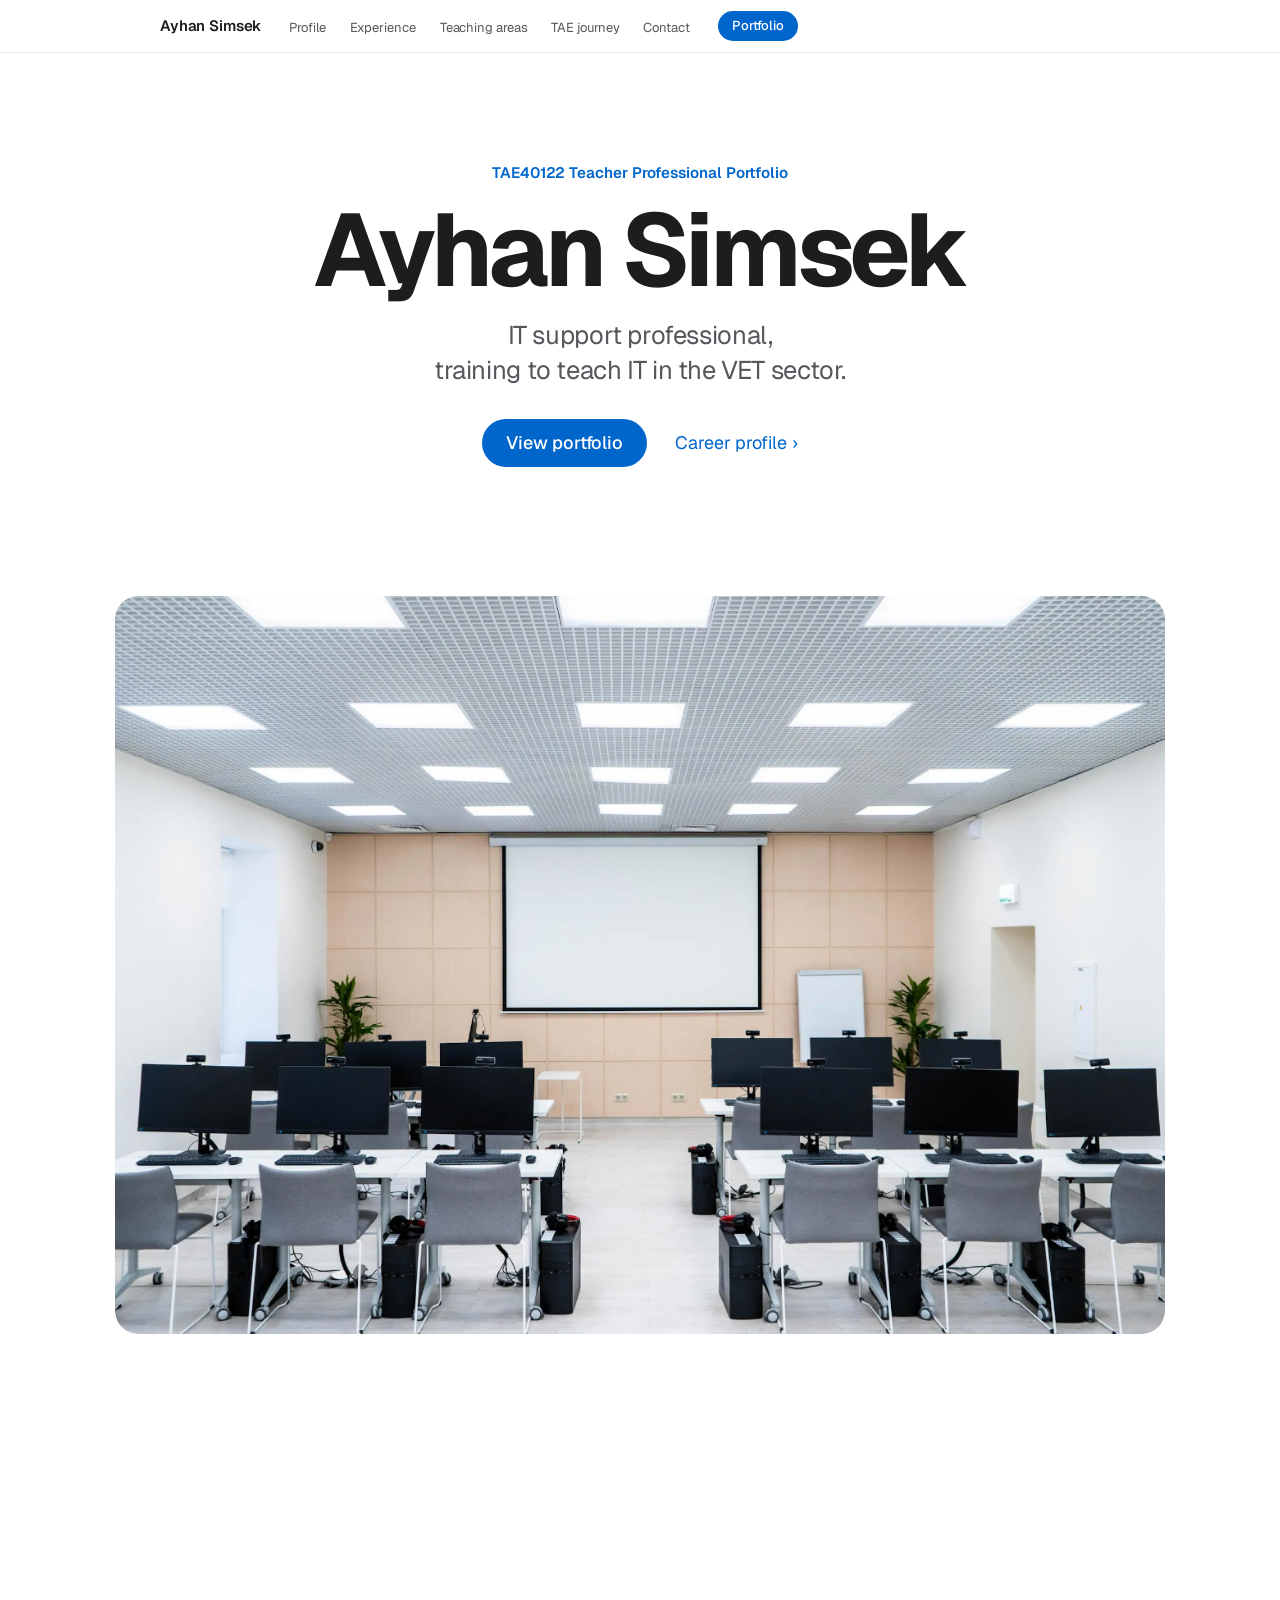
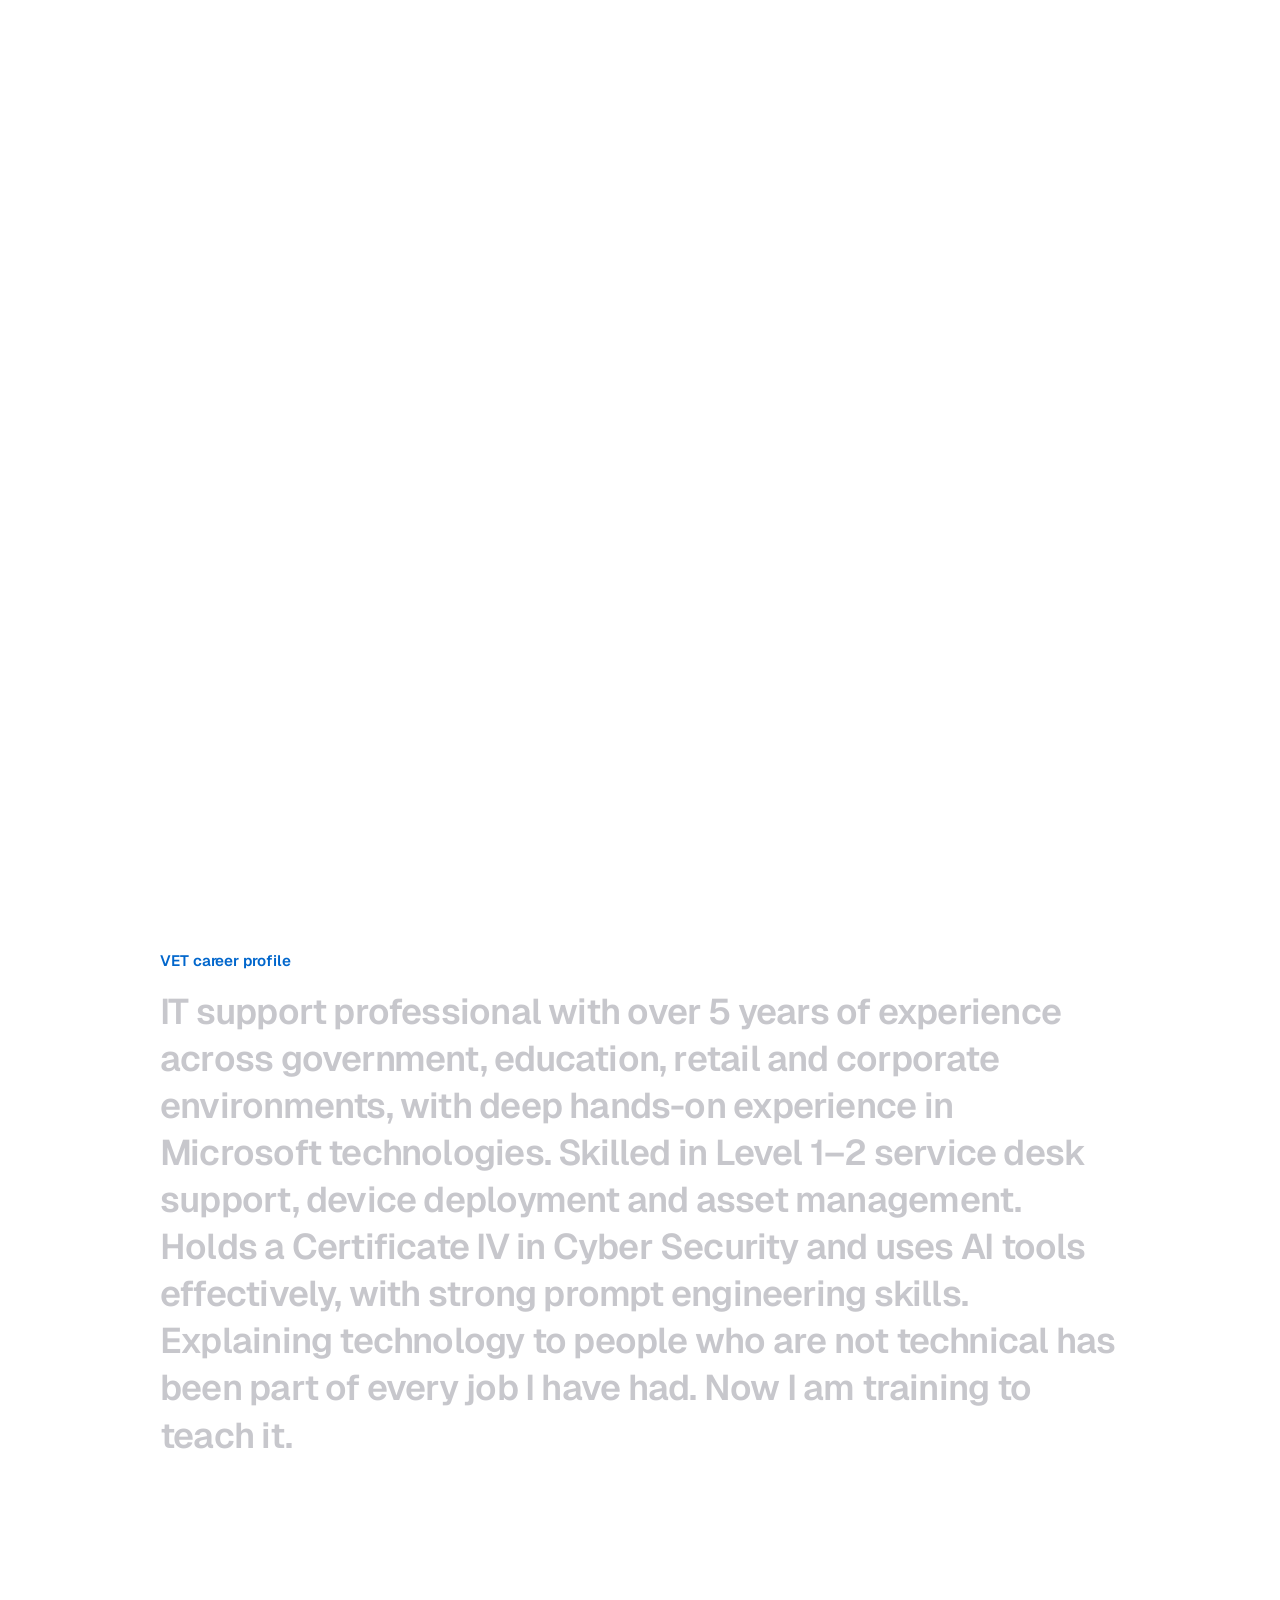
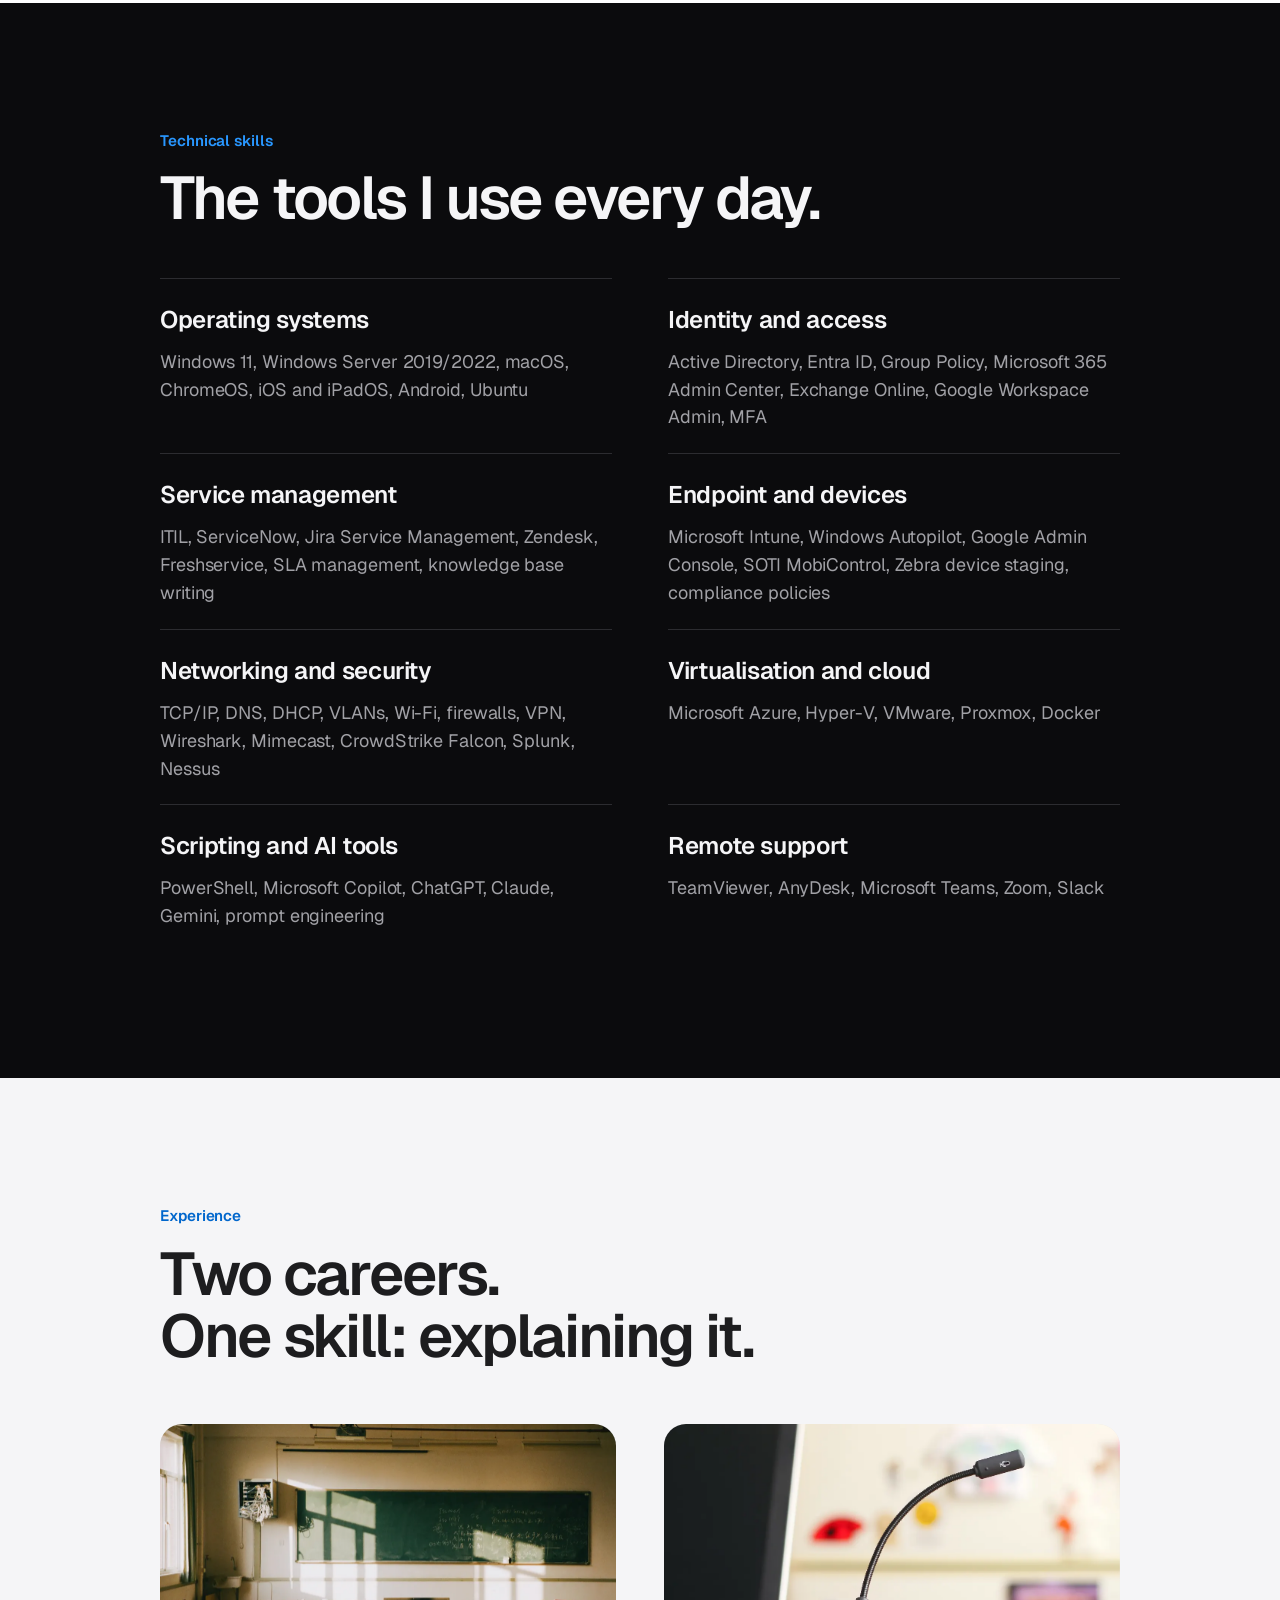
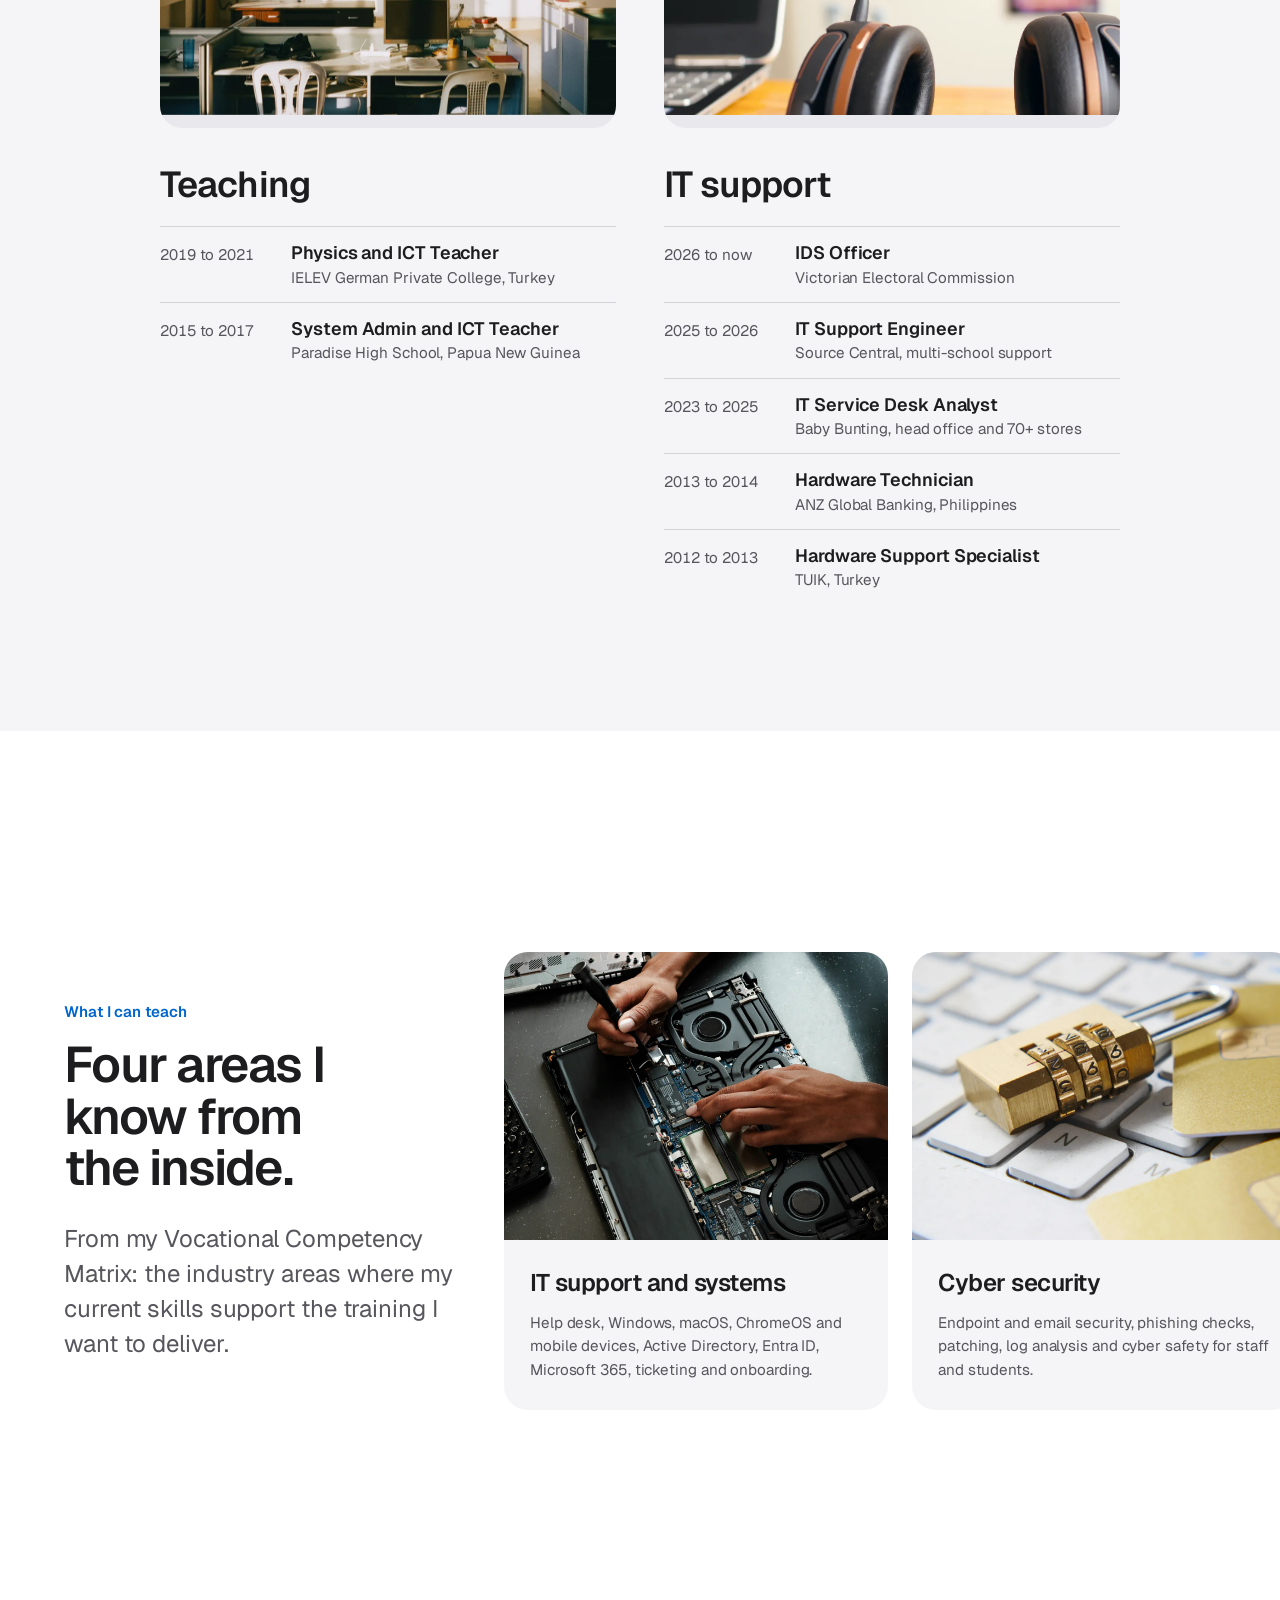
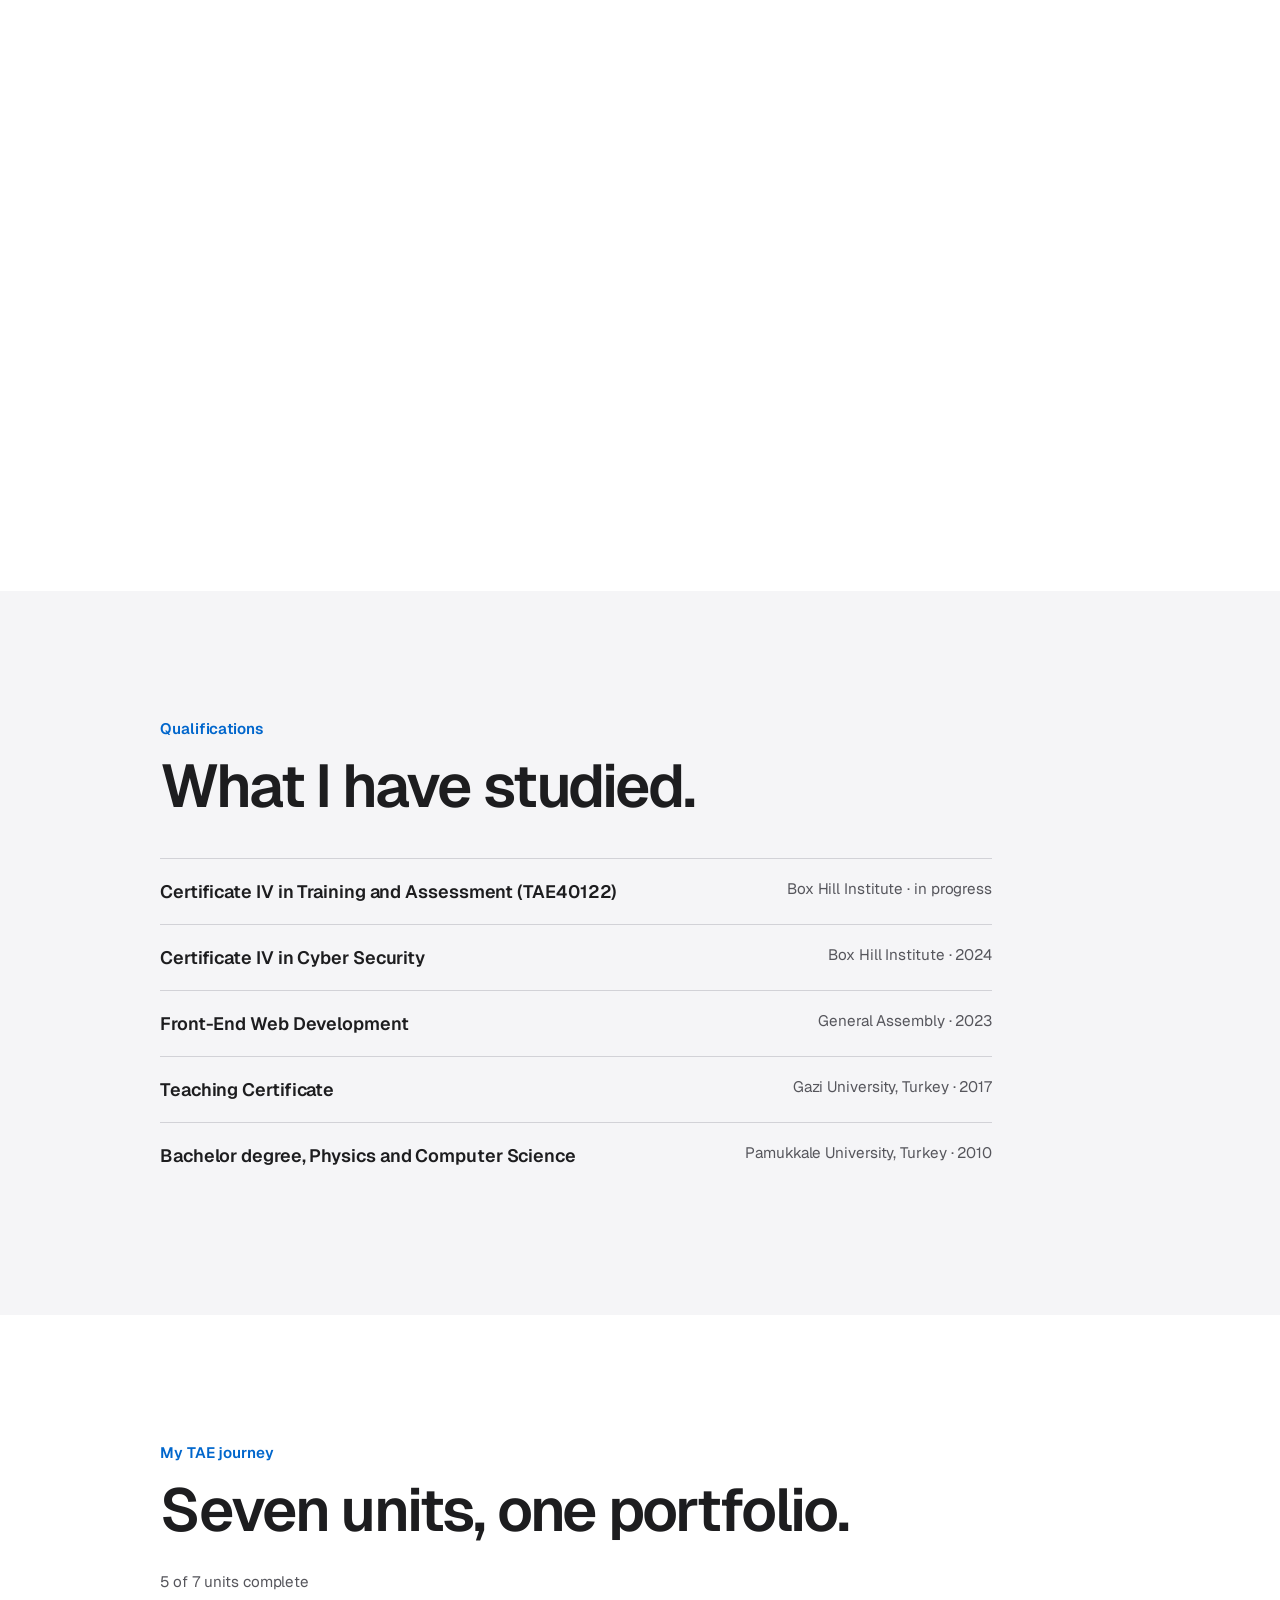
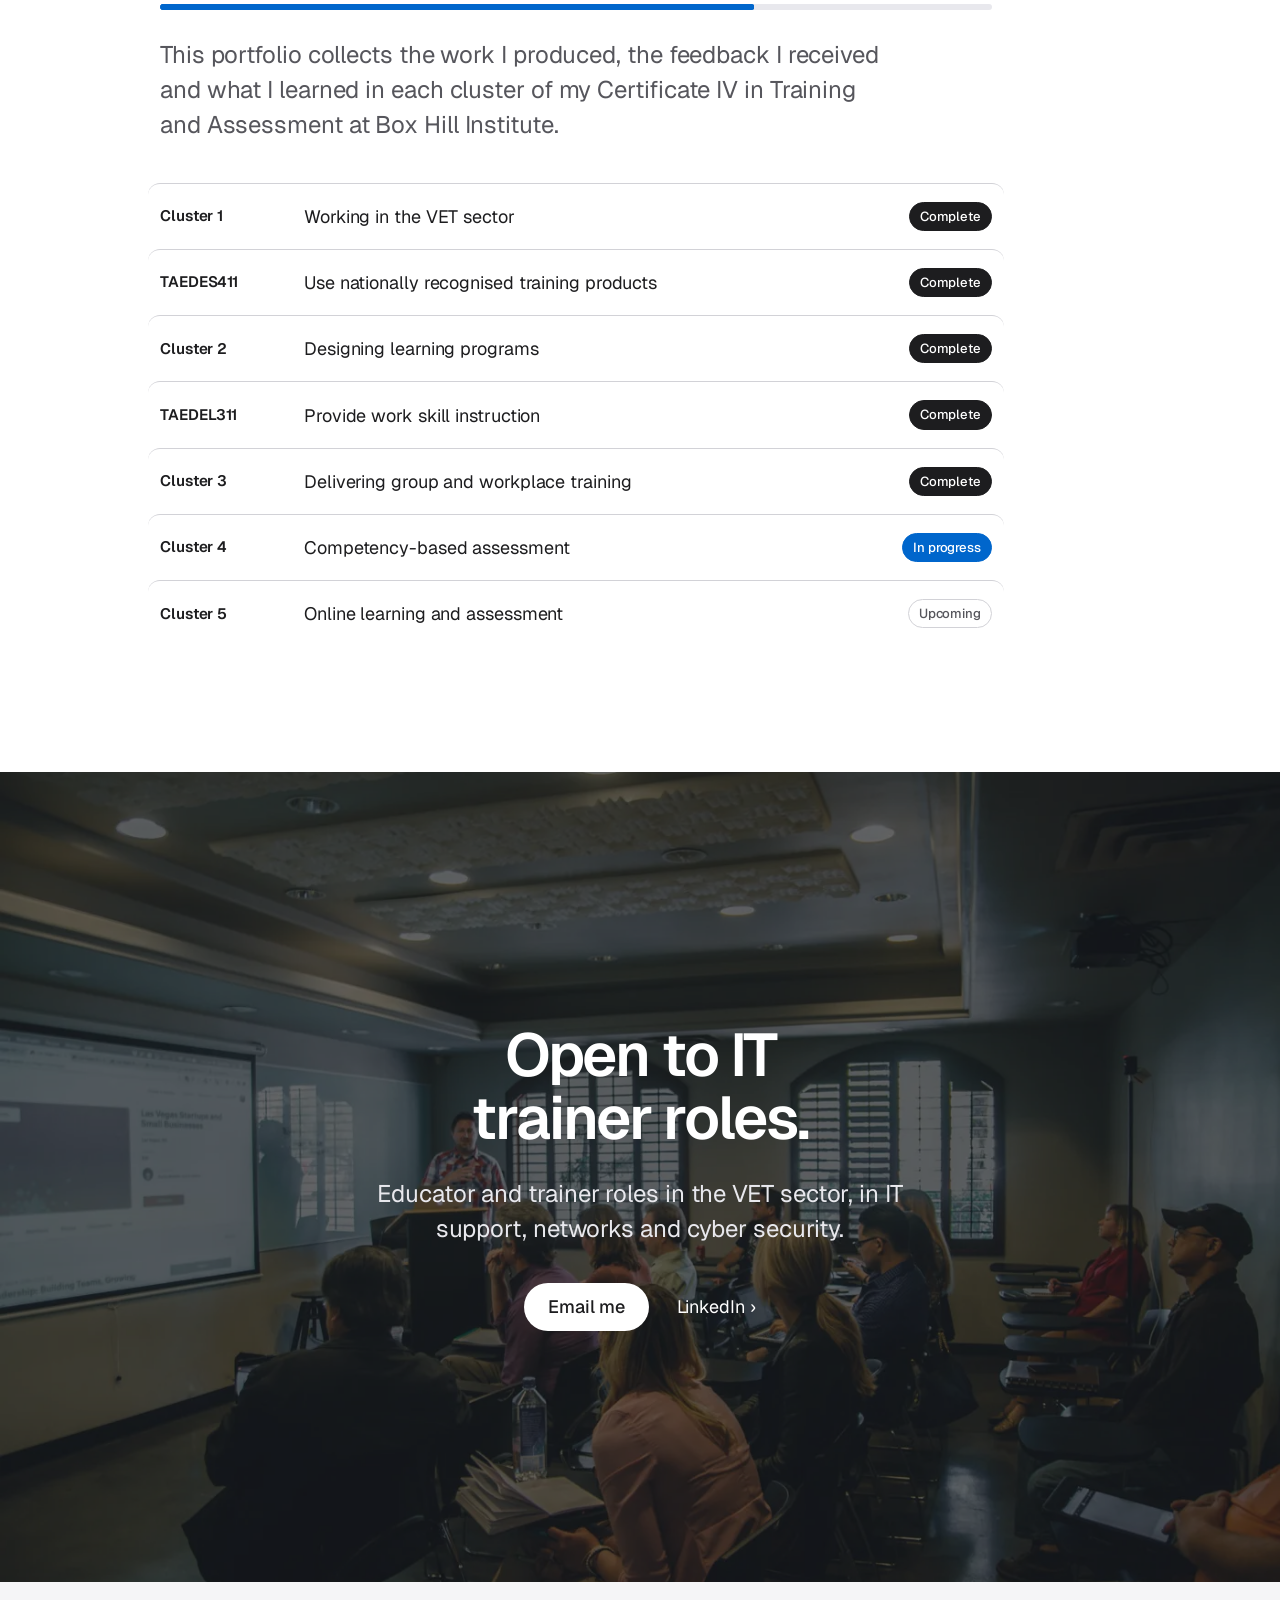
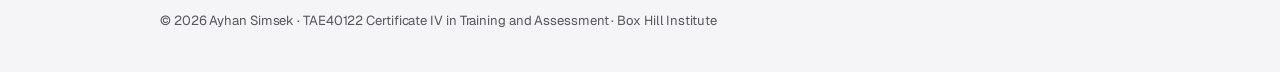
<file: index.html>
<!doctype html>
<html lang="en-AU">
<head>
<meta charset="utf-8">
<meta name="viewport" content="width=device-width, initial-scale=1, viewport-fit=cover">
<title>Ayhan Simsek · IT trainer portfolio</title>
<meta name="description" content="Ayhan Simsek: IT support professional and former Physics and ICT teacher, training to teach IT in the VET sector. TAE40122 portfolio.">
<link rel="icon" href="data:image/svg+xml,<svg xmlns='http://www.w3.org/2000/svg' viewBox='0 0 32 32'><rect width='32' height='32' rx='8' fill='%231D1D1F'/><text x='16' y='21.5' text-anchor='middle' font-family='Arial' font-weight='700' font-size='14' fill='white'>AS</text></svg>">
<link rel="preconnect" href="https://fonts.googleapis.com">
<link rel="preconnect" href="https://fonts.gstatic.com" crossorigin>
<link href="https://fonts.googleapis.com/css2?family=Geist:wght@400;500;600;700&family=Geist+Mono:wght@500&display=swap" rel="stylesheet">
<link rel="stylesheet" href="assets/scrollcraft.css">
<link rel="stylesheet" href="assets/site.css">
<link rel="stylesheet" href="assets/home.css">
</head>
<body class="home">

<a class="skip" href="#profile">Skip to content</a>

<header class="nav">
  <div class="nav__in">
    <a class="nav__mark" href="index.html">Ayhan Simsek</a>
    <nav aria-label="Main">
      <ul class="nav__links">
        <li><a href="#profile">Profile</a></li>
        <li><a href="#experience">Experience</a></li>
        <li><a href="#teach">Teaching areas</a></li>
        <li><a href="#journey">TAE journey</a></li>
        <li><a href="#contact">Contact</a></li>
      </ul>
    </nav>
    <a class="nav__cta" href="portfolio.html">Portfolio</a>
  </div>
</header>

<main>

  <!-- HERO: copy first, then the training room grows to full bleed. -->
  <section class="hero">
    <div class="hero__copy" data-sc-in data-sc-stagger="70">
      <p class="eyebrow">TAE40122 Teacher Professional Portfolio</p>
      <h1 class="hero__title">Ayhan Simsek</h1>
      <p class="hero__sub"><span>IT support professional,</span> <span>training to teach IT in the VET sector.</span></p>
      <p class="hero__actions">
        <a class="btn" href="portfolio.html">View portfolio</a>
        <a class="link link--arrow" href="#profile">Career profile</a>
      </p>
    </div>
  </section>

  <section class="zoom" aria-label="From the service desk to the classroom">
    <div class="zoom__stage">
      <figure class="zoom__frame">
        <picture>
          <source media="(max-width: 760px)" srcset="assets/img/lab-m.webp">
          <img class="zoom__img" src="assets/img/lab.webp" width="2400" height="1600" alt="A bright computer training room with rows of desks, monitors and a projector screen.">
        </picture>
        <div class="zoom__shade" aria-hidden="true"></div>
        <p class="zoom__line">From the service desk<br>to the classroom.</p>
      </figure>
    </div>
  </section>

  <!-- PROFILE: the words light up as you read down. -->
  <section class="profile" id="profile">
    <div class="wrap">
      <p class="eyebrow">VET career profile</p>
      <p class="reveal-text" data-words>IT support professional with over 5 years of experience across government, education, retail and corporate environments, with deep hands-on experience in Microsoft technologies. Skilled in Level 1–2 service desk support, device deployment and asset management. Holds a Certificate IV in Cyber Security and uses AI tools effectively, with strong prompt engineering skills. Explaining technology to people who are not technical has been part of every job I have had. Now I am training to teach it.</p>
    </div>
  </section>

  <!-- TECHNICAL SKILLS: straight from the CV skills list. -->
  <section class="skills" id="skills">
    <div class="wrap">
      <p class="eyebrow eyebrow--dark">Technical skills</p>
      <h2 class="h2" data-sc-in>The tools I use every day.</h2>
      <dl class="skill-grid" data-sc-in data-sc-stagger="60">
        <div><dt>Operating systems</dt><dd>Windows 11, Windows Server 2019/2022, macOS, ChromeOS, iOS and iPadOS, Android, Ubuntu</dd></div>
        <div><dt>Identity and access</dt><dd>Active Directory, Entra ID, Group Policy, Microsoft 365 Admin Center, Exchange Online, Google Workspace Admin, MFA</dd></div>
        <div><dt>Service management</dt><dd>ITIL, ServiceNow, Jira Service Management, Zendesk, Freshservice, SLA management, knowledge base writing</dd></div>
        <div><dt>Endpoint and devices</dt><dd>Microsoft Intune, Windows Autopilot, Google Admin Console, SOTI MobiControl, Zebra device staging, compliance policies</dd></div>
        <div><dt>Networking and security</dt><dd>TCP/IP, DNS, DHCP, VLANs, Wi-Fi, firewalls, VPN, Wireshark, Mimecast, CrowdStrike Falcon, Splunk, Nessus</dd></div>
        <div><dt>Virtualisation and cloud</dt><dd>Microsoft Azure, Hyper-V, VMware, Proxmox, Docker</dd></div>
        <div><dt>Scripting and AI tools</dt><dd>PowerShell, Microsoft Copilot, ChatGPT, Claude, Gemini, prompt engineering</dd></div>
        <div><dt>Remote support</dt><dd>TeamViewer, AnyDesk, Microsoft Teams, Zoom, Slack</dd></div>
      </dl>
    </div>
  </section>

  <!-- EXPERIENCE: two careers, side by side, photos drift slightly. -->
  <section class="exp" id="experience" data-sc-act="flow">
    <div class="wrap">
      <p class="eyebrow">Experience</p>
      <h2 class="h2" data-sc-in>Two careers.<br>One skill: explaining it.</h2>
      <div class="exp__grid">
        <article class="exp__col">
          <figure class="exp__img"><img src="assets/img/empty-class.webp" width="1400" height="928" alt="An empty school classroom with a chalkboard and science benches." loading="lazy" data-sc-parallax="-0.5"></figure>
          <h3>Teaching</h3>
          <ol class="roles" data-sc-in data-sc-stagger="60">
            <li><span class="roles__when">2019 to 2021</span><span class="roles__what">Physics and ICT Teacher</span><span class="roles__where">IELEV German Private College, Turkey</span></li>
            <li><span class="roles__when">2015 to 2017</span><span class="roles__what">System Admin and ICT Teacher</span><span class="roles__where">Paradise High School, Papua New Guinea</span></li>
          </ol>
        </article>
        <article class="exp__col">
          <figure class="exp__img"><img src="assets/img/headset.webp" width="1400" height="934" alt="A support headset resting beside an open laptop." loading="lazy" data-sc-parallax="-0.5"></figure>
          <h3>IT support</h3>
          <ol class="roles" data-sc-in data-sc-stagger="60">
            <li><span class="roles__when">2026 to now</span><span class="roles__what">IDS Officer</span><span class="roles__where">Victorian Electoral Commission</span></li>
            <li><span class="roles__when">2025 to 2026</span><span class="roles__what">IT Support Engineer</span><span class="roles__where">Source Central, multi-school support</span></li>
            <li><span class="roles__when">2023 to 2025</span><span class="roles__what">IT Service Desk Analyst</span><span class="roles__where">Baby Bunting, head office and 70+ stores</span></li>
            <li><span class="roles__when">2013 to 2014</span><span class="roles__what">Hardware Technician</span><span class="roles__where">ANZ Global Banking, Philippines</span></li>
            <li><span class="roles__when">2012 to 2013</span><span class="roles__what">Hardware Support Specialist</span><span class="roles__where">TUIK, Turkey</span></li>
          </ol>
        </article>
      </div>
    </div>
  </section>

  <!-- TEACHING AREAS: the page holds and the cards slide past. -->
  <section class="teach" id="teach" data-sc-act="pan" data-sc-span="3.4">
    <div data-sc-stage class="teach__stage">
      <div class="rail" data-sc-pan="0.04">
        <div class="rail__lead">
          <p class="eyebrow">What I can teach</p>
          <h2 class="h2">Four areas I know from the inside.</h2>
          <p class="lead">From my Vocational Competency Matrix: the industry areas where my current skills support the training I want to deliver.</p>
        </div>
        <article class="card">
          <figure><img src="assets/img/laptop-repair.webp" width="1400" height="1866" alt="Hands opening a laptop with a screwdriver to reach its components." loading="lazy"></figure>
          <h3>IT support and systems</h3>
          <p>Help desk, Windows, macOS, ChromeOS and mobile devices, Active Directory, Entra ID, Microsoft 365, ticketing and onboarding.</p>
        </article>
        <article class="card">
          <figure><img src="assets/img/lock2.webp" width="1400" height="934" alt="A padlock resting on a white keyboard." loading="lazy"></figure>
          <h3>Cyber security</h3>
          <p>Endpoint and email security, phishing checks, patching, log analysis and cyber safety for staff and students.</p>
        </article>
        <article class="card">
          <figure><img src="assets/img/utp.webp" width="1400" height="934" alt="Blue network cables plugged into a patch panel." loading="lazy"></figure>
          <h3>Networks and devices</h3>
          <p>TCP/IP, DNS, DHCP, VLANs, Wi-Fi, Intune and device rollouts at scale.</p>
        </article>
        <article class="card">
          <figure><img src="assets/img/mbp-typing.webp" width="1400" height="934" alt="Hands typing on a laptop." loading="lazy"></figure>
          <h3>Digital workplace skills</h3>
          <p>Everyday office technology: Outlook, Excel, mail merge, password managers and safe online work.</p>
        </article>
      </div>
    </div>
  </section>

  <!-- QUALIFICATIONS -->
  <section class="quals">
    <div class="wrap">
      <p class="eyebrow">Qualifications</p>
      <h2 class="h2" data-sc-in>What I have studied.</h2>
      <ul class="qual-list" data-sc-in data-sc-stagger="60">
        <li><span class="q__name">Certificate IV in Training and Assessment (TAE40122)</span><span class="q__meta">Box Hill Institute · in progress</span></li>
        <li><span class="q__name">Certificate IV in Cyber Security</span><span class="q__meta">Box Hill Institute · 2024</span></li>
        <li><span class="q__name">Front-End Web Development</span><span class="q__meta">General Assembly · 2023</span></li>
        <li><span class="q__name">Teaching Certificate</span><span class="q__meta">Gazi University, Turkey · 2017</span></li>
        <li><span class="q__name">Bachelor degree, Physics and Computer Science</span><span class="q__meta">Pamukkale University, Turkey · 2010</span></li>
      </ul>
    </div>
  </section>

  <!-- TAE JOURNEY: every unit, in order, linking into the portfolio. -->
  <section class="journey" id="journey">
    <div class="wrap">
      <p class="eyebrow">My TAE journey</p>
      <h2 class="h2" data-sc-in>Seven units, one portfolio.</h2>
      <p class="bar__label">5 of 7 units complete</p>
      <div class="bar" data-sc-in><span class="bar__fill"></span></div>
      <p class="lead journey__lead">This portfolio collects the work I produced, the feedback I received and what I learned in each cluster of my Certificate IV in Training and Assessment at Box Hill Institute.</p>
      <ol class="units" data-sc-in data-sc-stagger="50">
        <li><a href="portfolio.html#cluster-1"><span class="units__code">Cluster 1</span><span class="units__name">Working in the VET sector</span><span class="units__st units__st--done">Complete</span></a></li>
        <li><a href="portfolio.html#taedes411"><span class="units__code">TAEDES411</span><span class="units__name">Use nationally recognised training products</span><span class="units__st units__st--done">Complete</span></a></li>
        <li><a href="portfolio.html#cluster-2"><span class="units__code">Cluster 2</span><span class="units__name">Designing learning programs</span><span class="units__st units__st--done">Complete</span></a></li>
        <li><a href="portfolio.html#taedel311"><span class="units__code">TAEDEL311</span><span class="units__name">Provide work skill instruction</span><span class="units__st units__st--done">Complete</span></a></li>
        <li><a href="portfolio.html#cluster-3"><span class="units__code">Cluster 3</span><span class="units__name">Delivering group and workplace training</span><span class="units__st units__st--done">Complete</span></a></li>
        <li><a href="portfolio.html#cluster-4"><span class="units__code">Cluster 4</span><span class="units__name">Competency-based assessment</span><span class="units__st units__st--now">In progress</span></a></li>
        <li><a href="portfolio.html#cluster-5"><span class="units__code">Cluster 5</span><span class="units__name">Online learning and assessment</span><span class="units__st">Upcoming</span></a></li>
      </ol>
    </div>
  </section>

  <!-- CONTACT: the classroom, and one action. -->
  <section class="contact" id="contact" data-sc-act="flow">
    <figure class="contact__bg" data-sc-reveal="iris" data-sc-reveal-at="0 0.5">
      <img src="assets/img/projector.webp" width="1400" height="934" alt="" loading="lazy">
    </figure>
    <div class="contact__copy" data-sc-in data-sc-stagger="80">
      <h2 class="h2 h2--light">Open to IT trainer roles.</h2>
      <p class="contact__sub">Educator and trainer roles in the VET sector, in IT support, networks and cyber security.</p>
      <p class="hero__actions">
        <a class="btn btn--light" href="mailto:ayhansimsek@hotmail.com">Email me</a>
        <a class="link link--light link--arrow" href="https://www.linkedin.com/in/ayhan-simsek-700a11181/" rel="noopener" target="_blank">LinkedIn</a>
      </p>
    </div>
  </section>

</main>

<footer class="foot">
  <div class="wrap foot__in">
    <p>© 2026 Ayhan Simsek · TAE40122 Certificate IV in Training and Assessment · Box Hill Institute</p>
  </div>
</footer>

<script src="assets/scrollcraft.js"></script>
<script>ScrollCraft.mount(document.body);</script>
<script src="assets/home.js"></script>
</body>
</html>
</file>
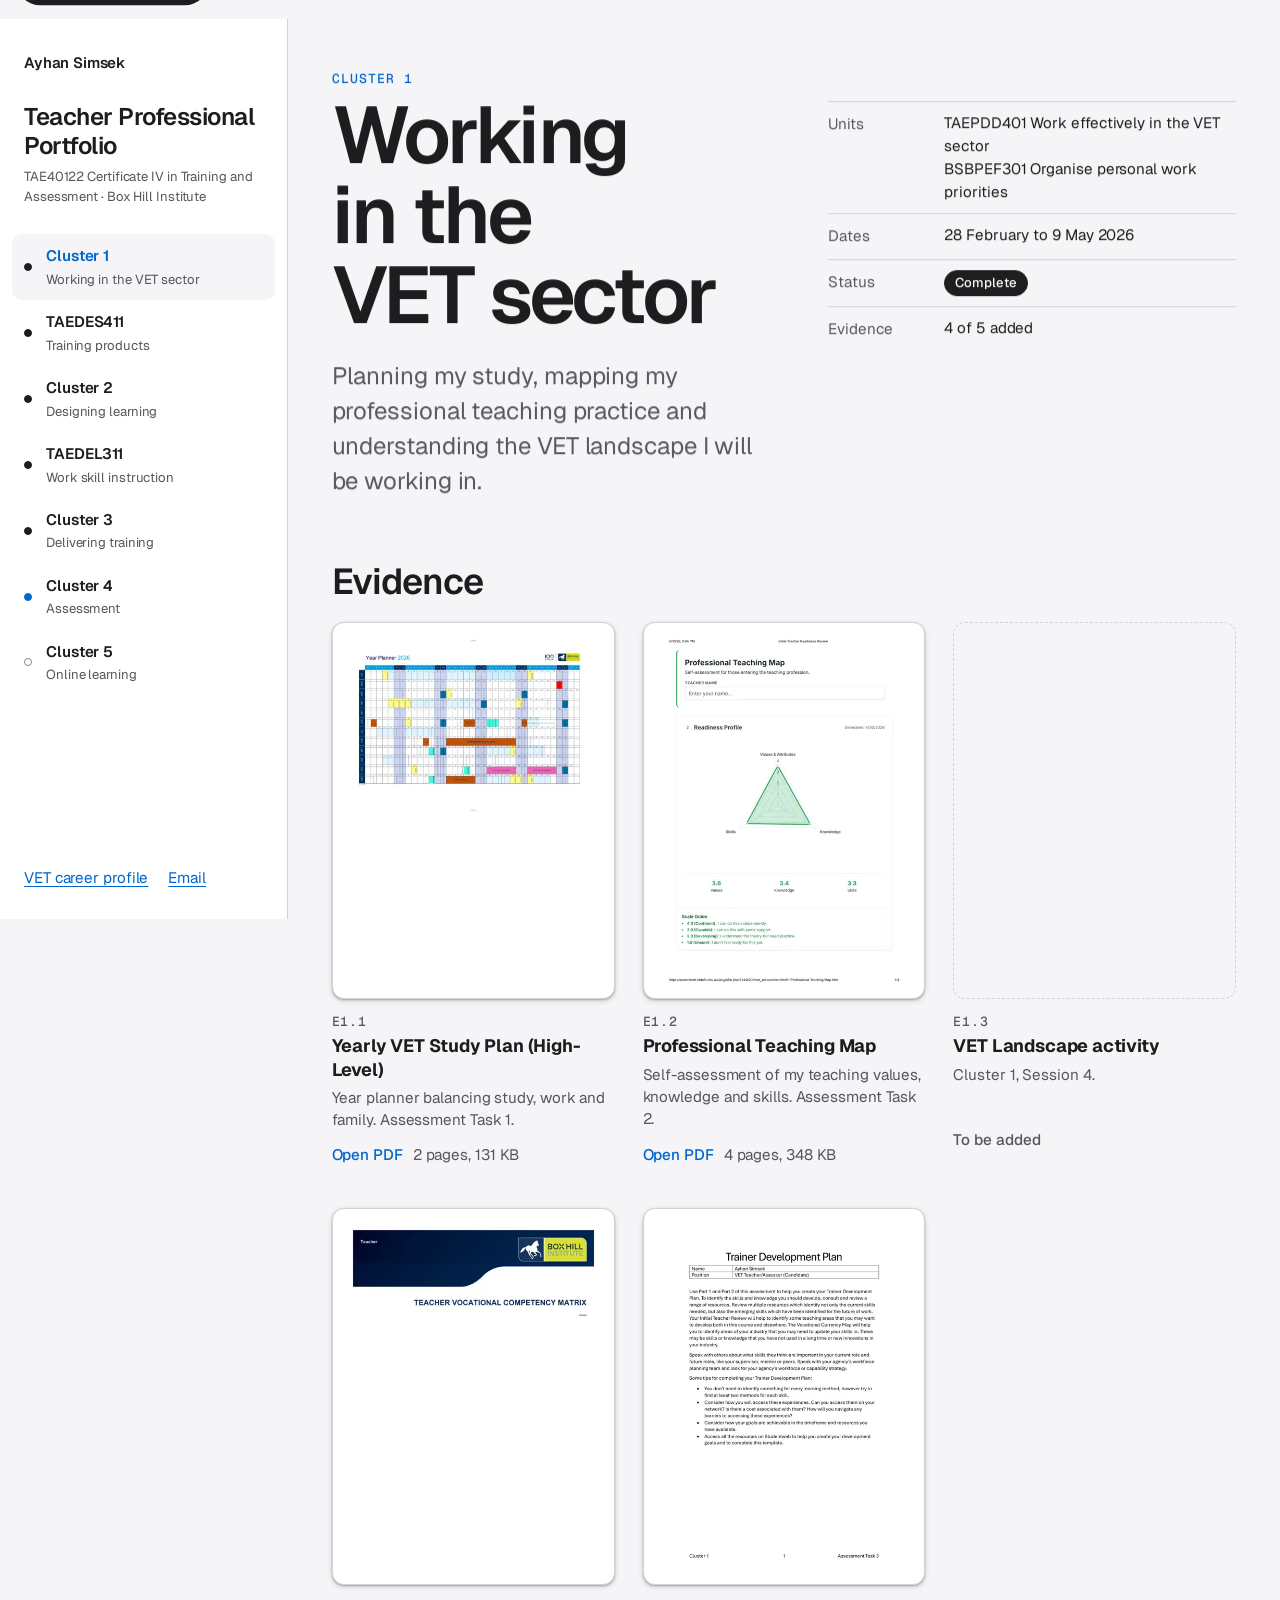
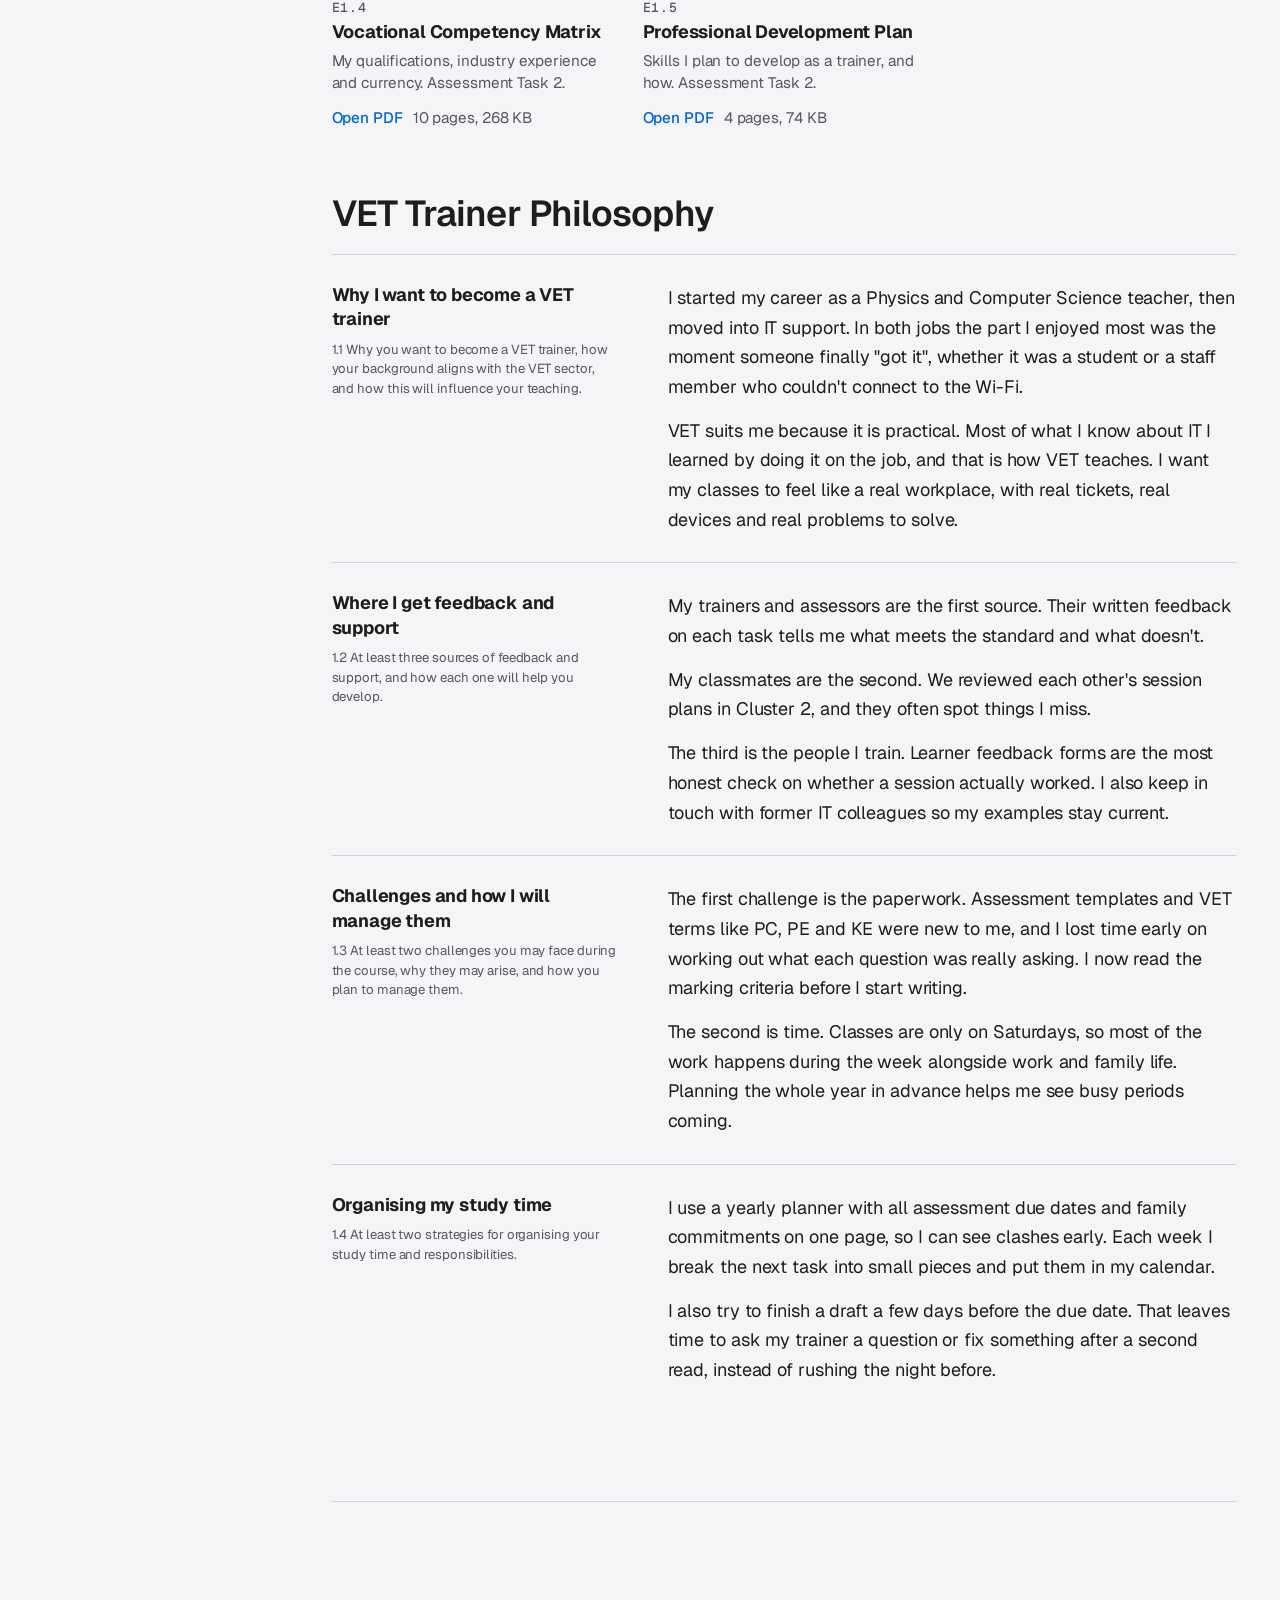
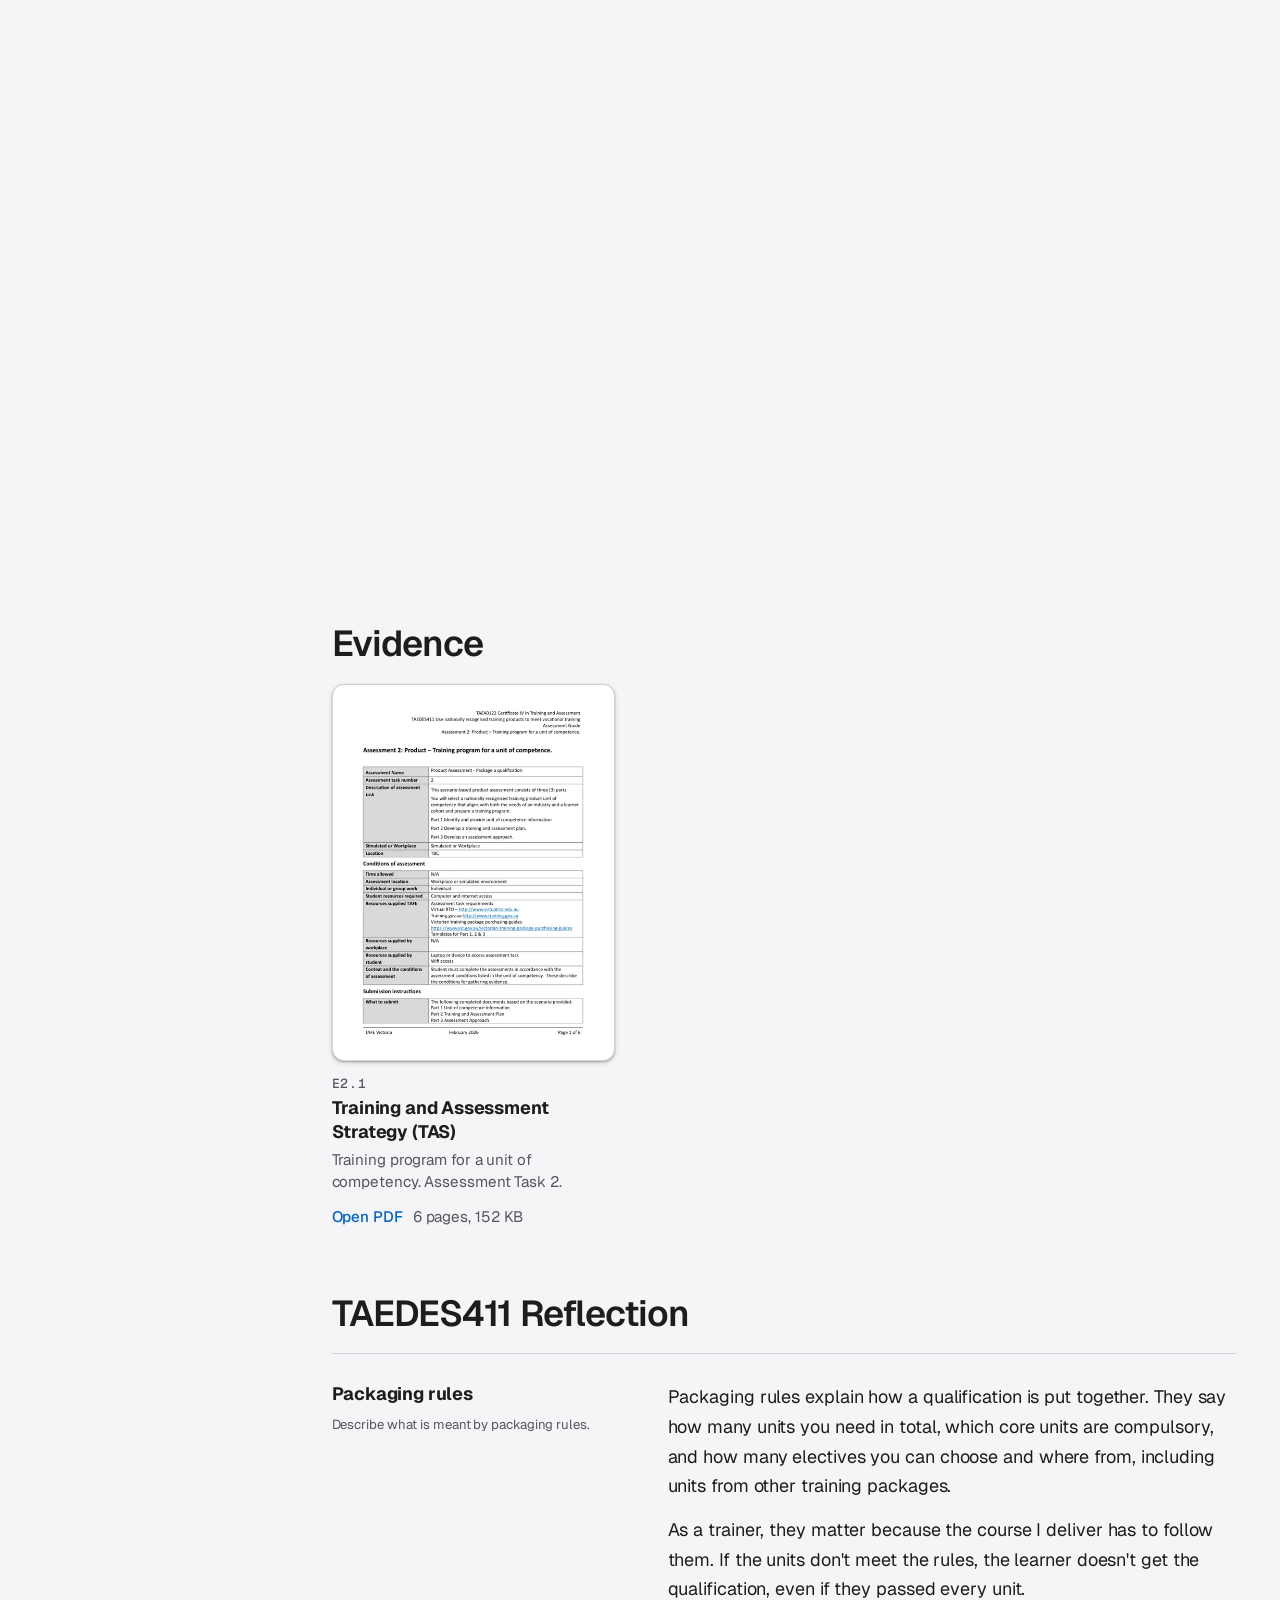
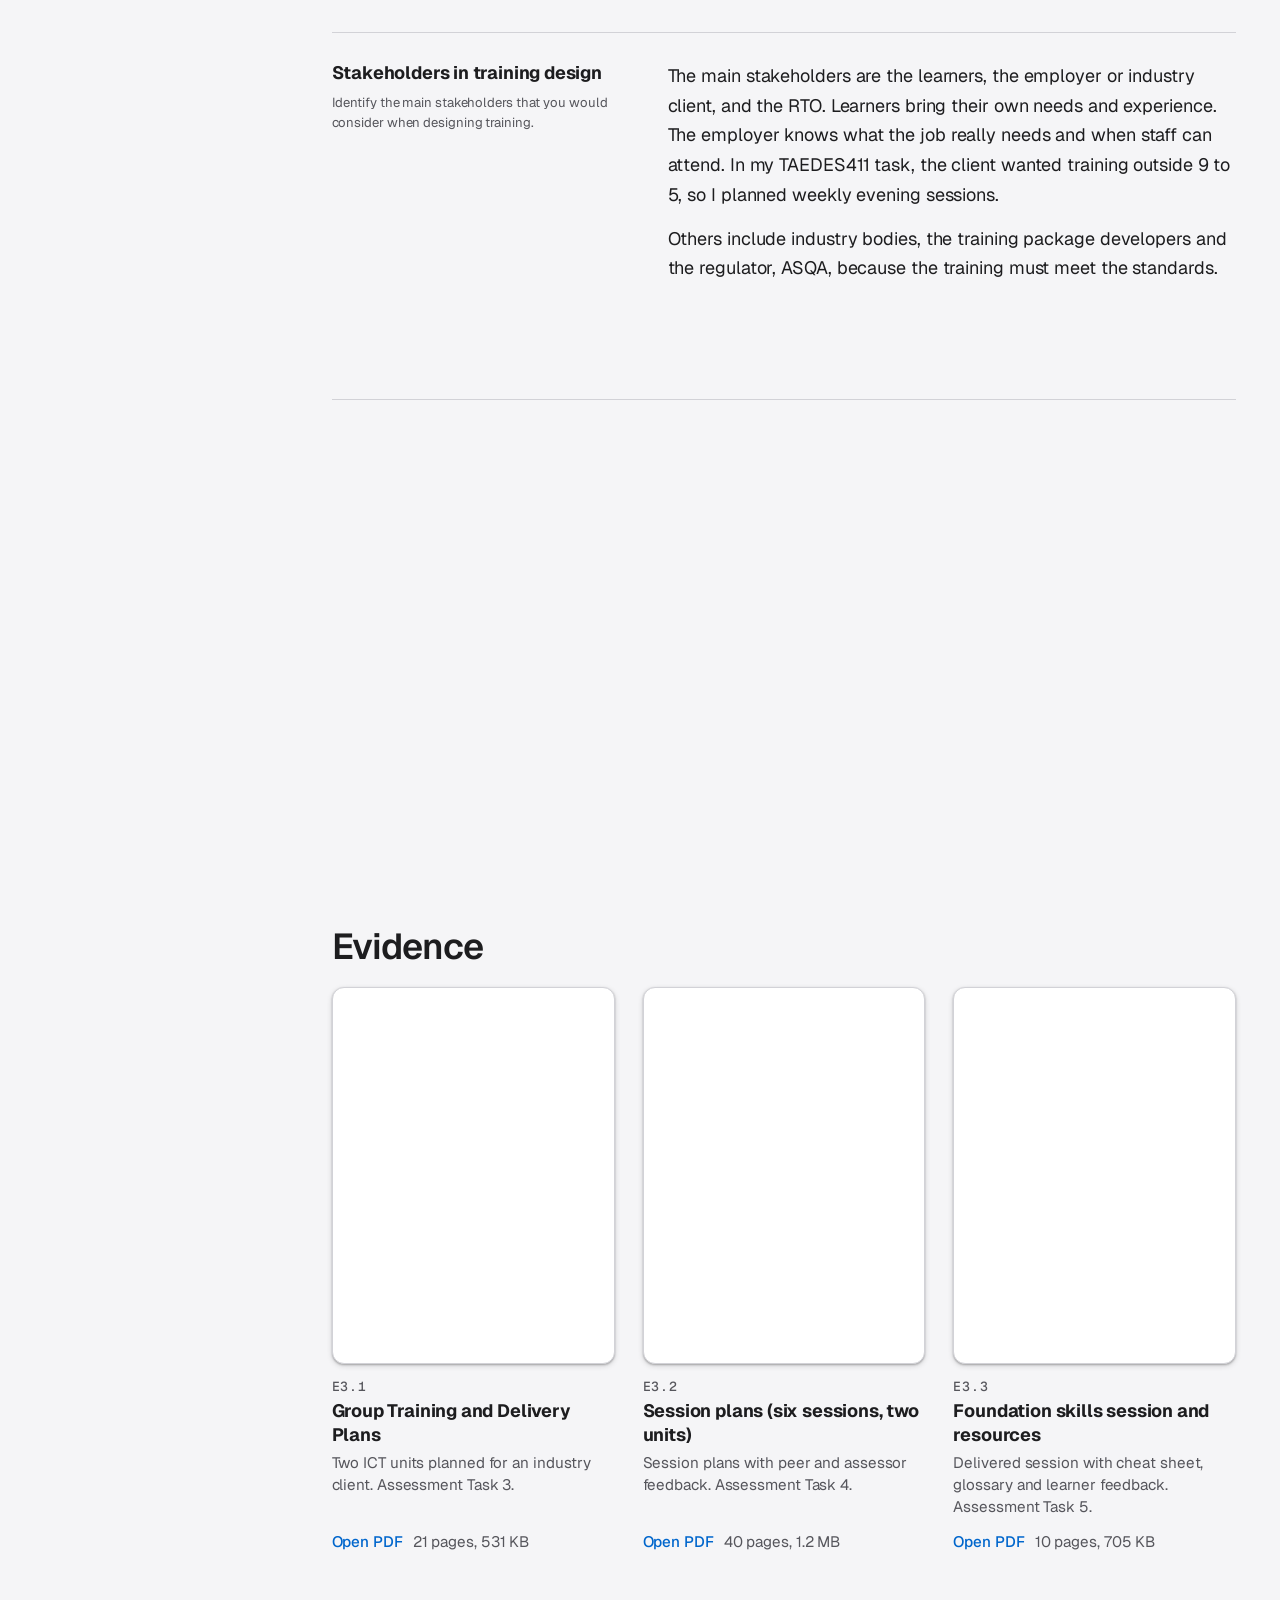
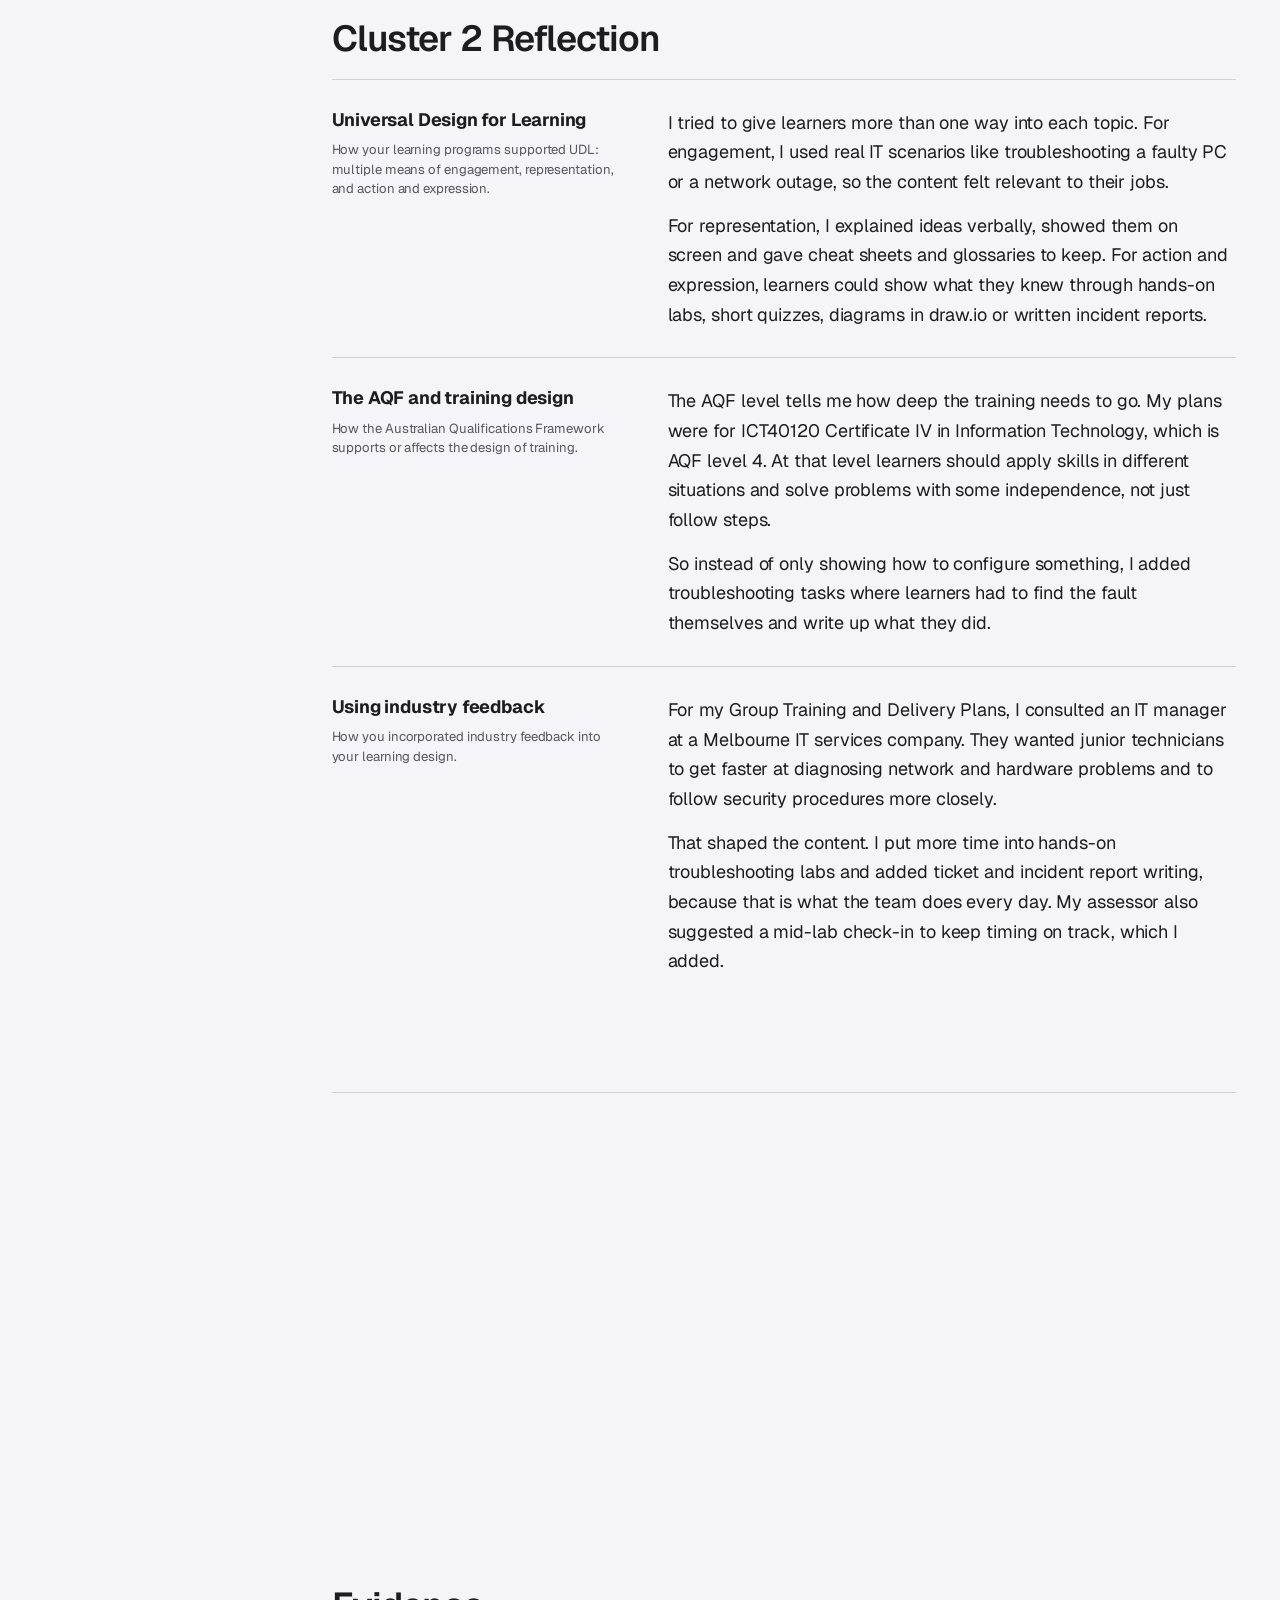
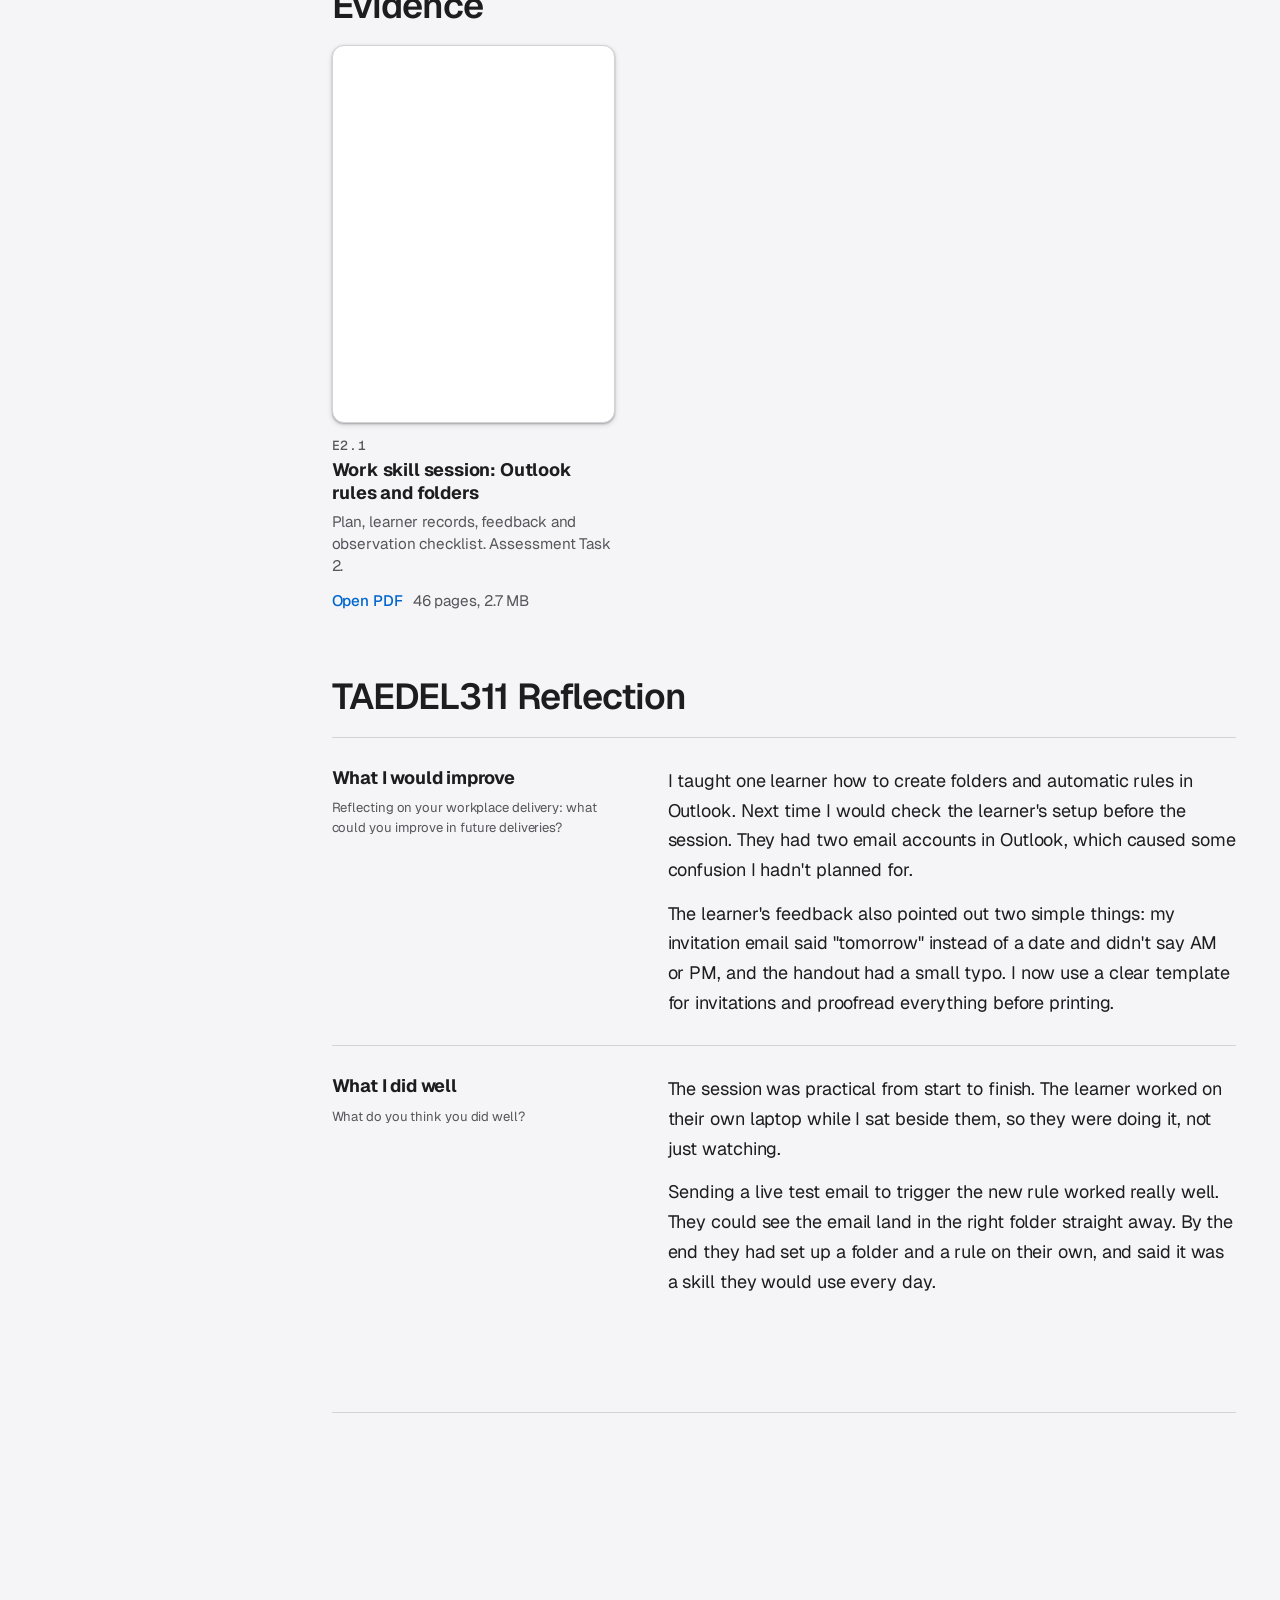
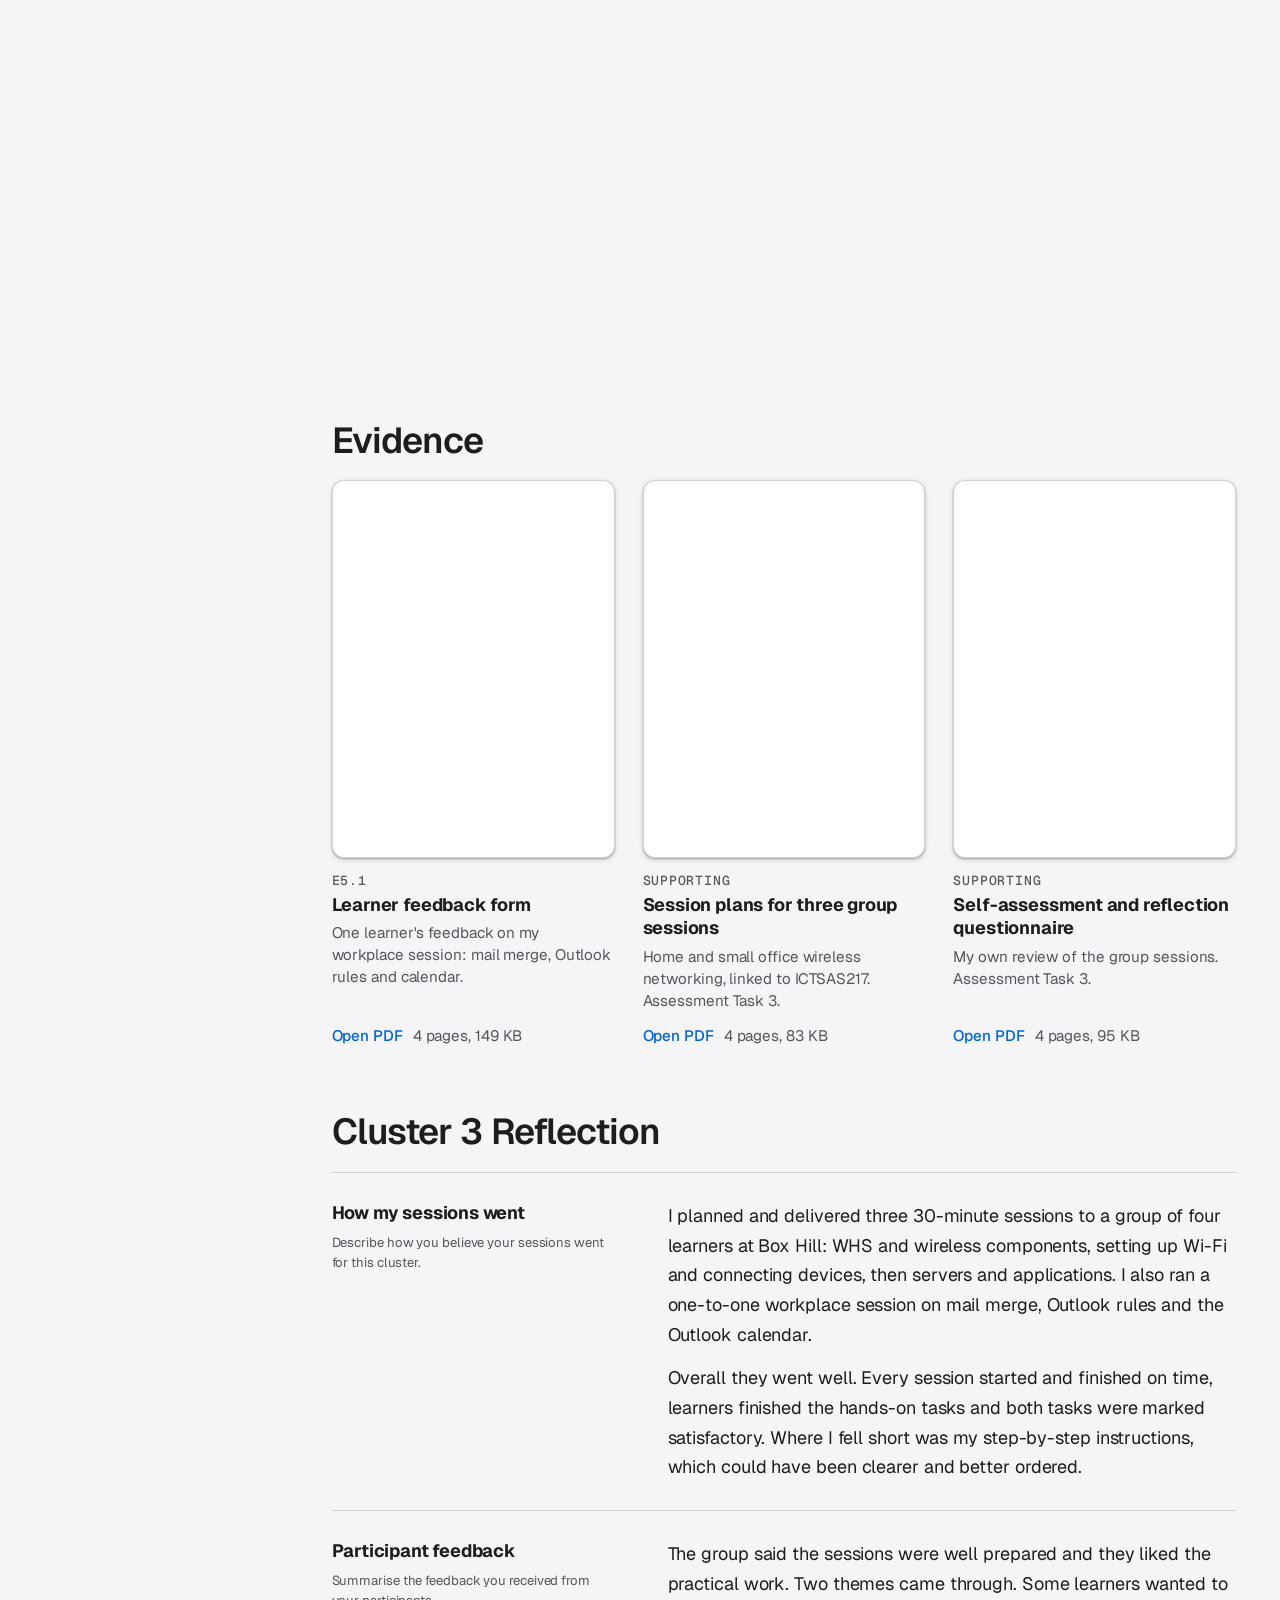
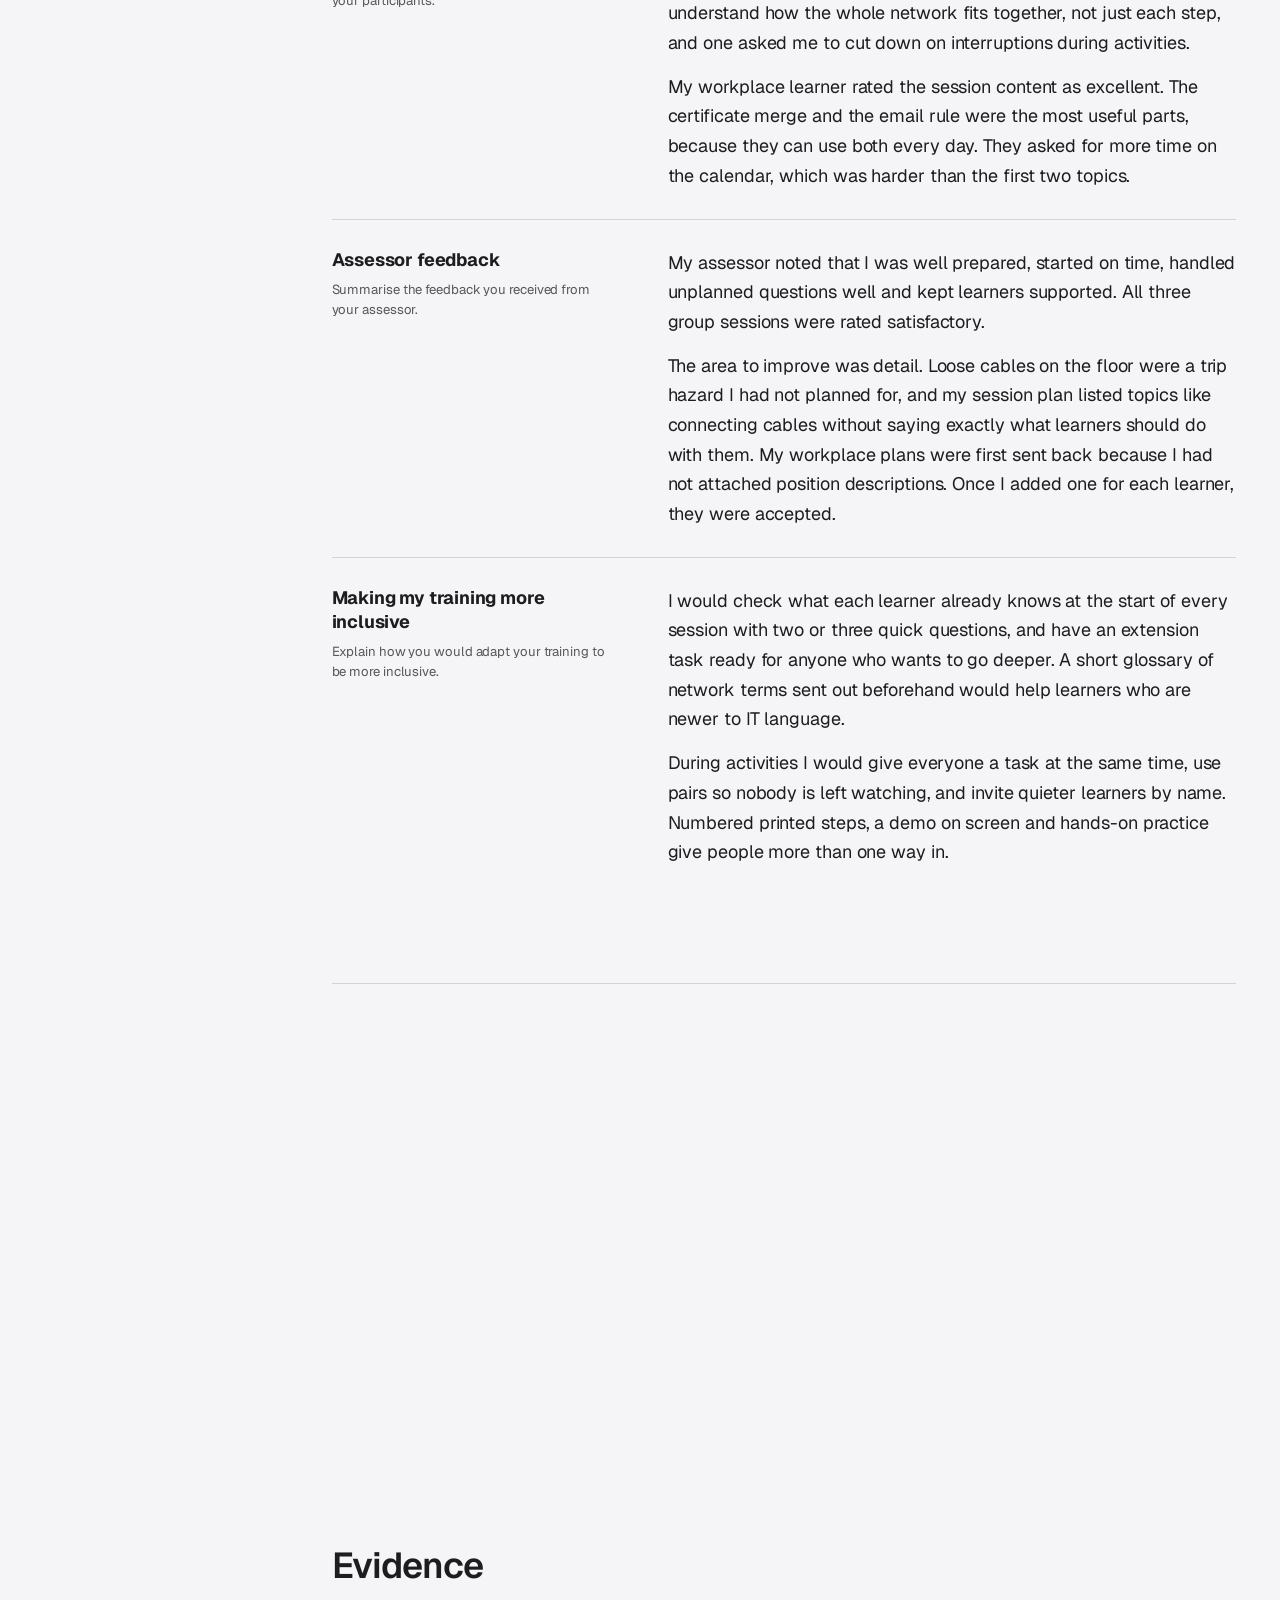
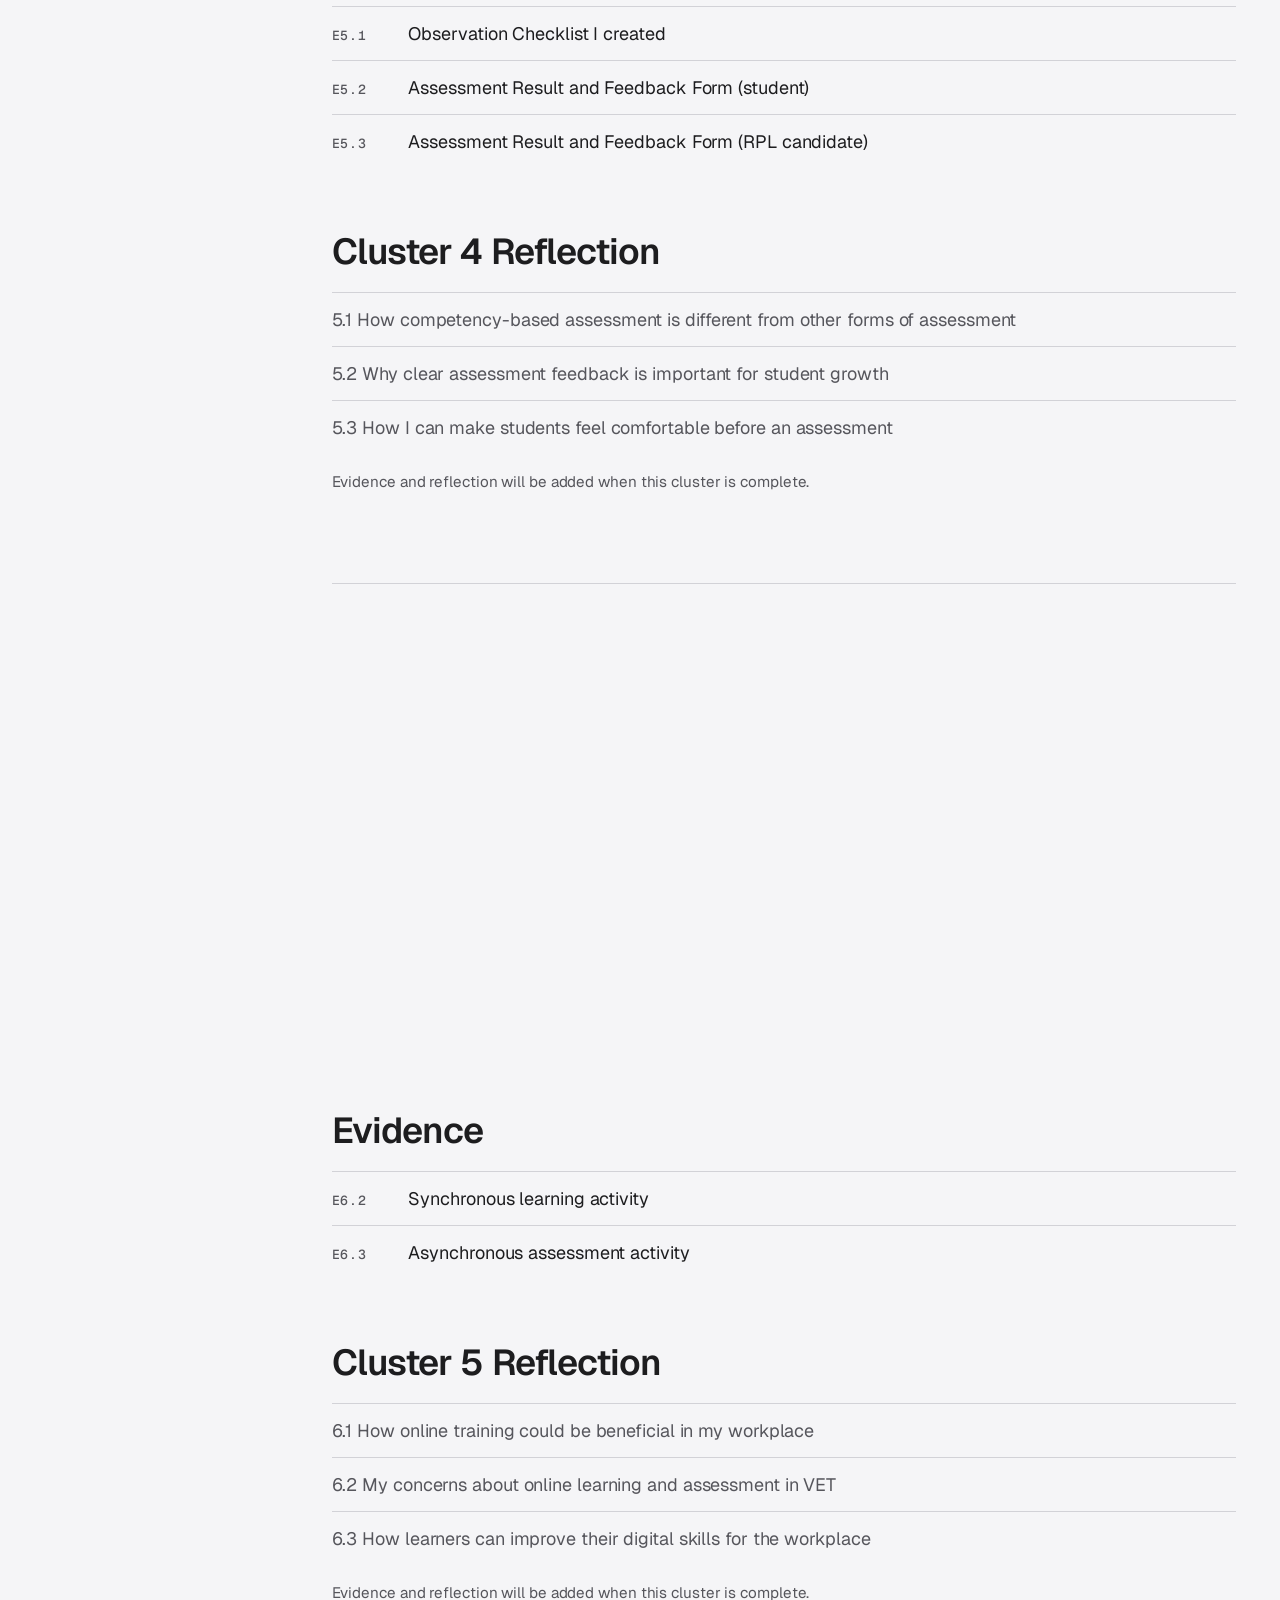
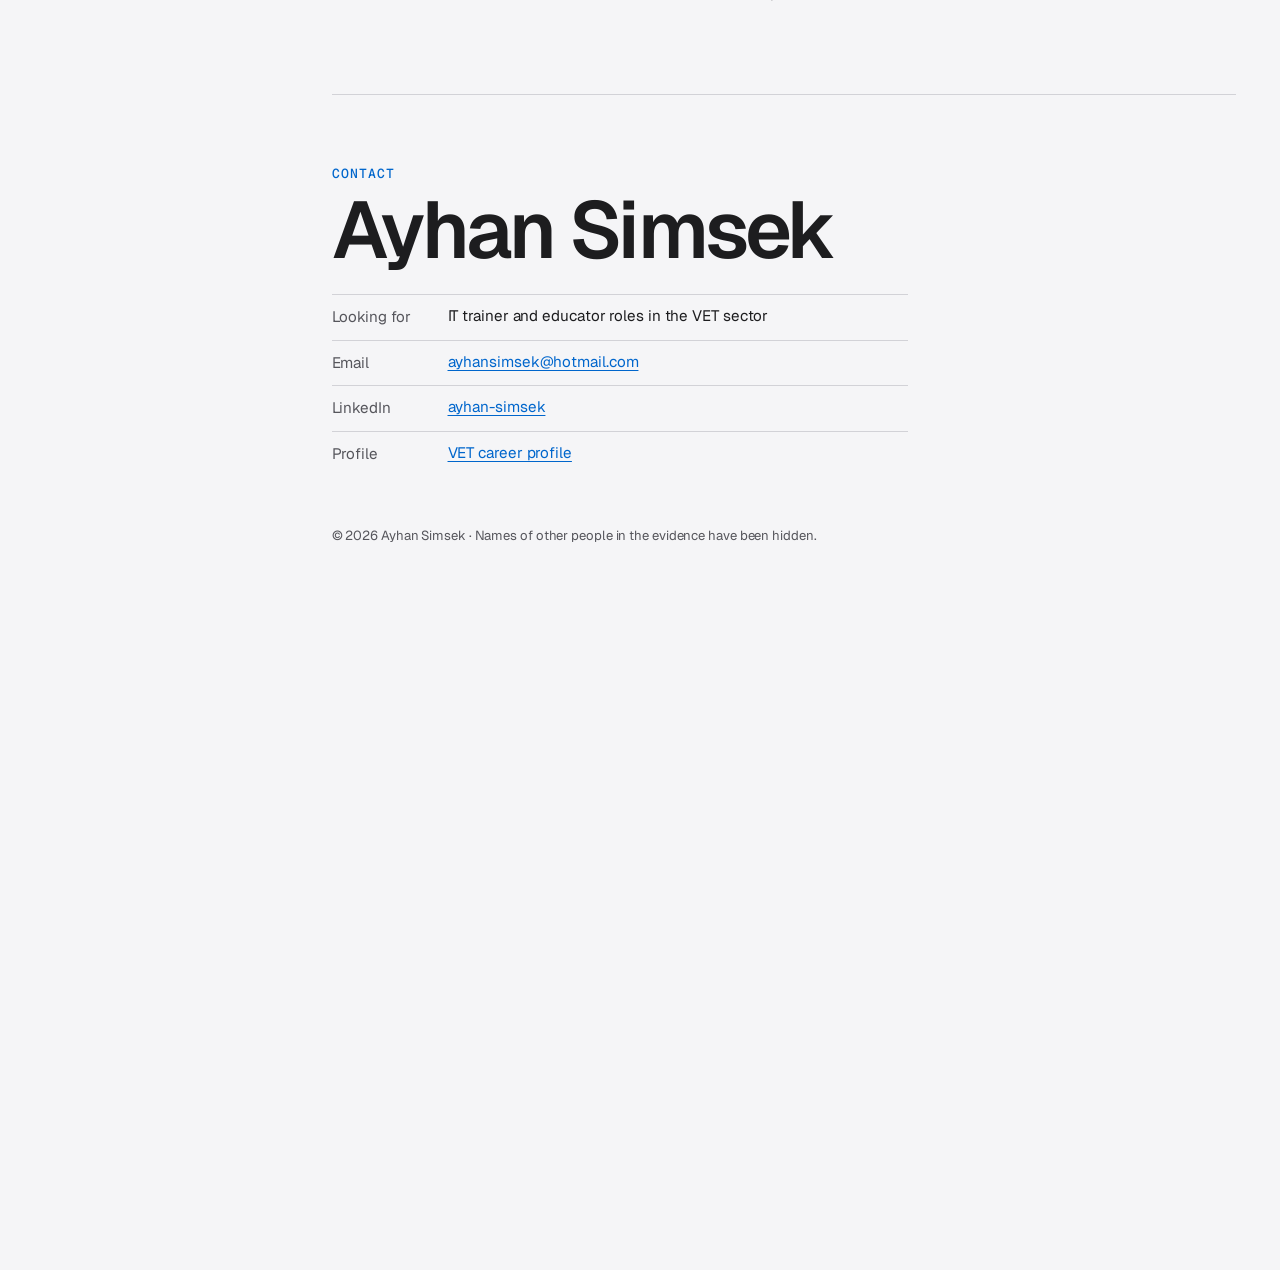
<file: cluster-1.html>
<!doctype html>
<html lang="en-AU">
<head>
<meta charset="utf-8">
<title>Moved · Ayhan Simsek</title>
<meta http-equiv="refresh" content="0; url=portfolio.html#cluster-1">
<link rel="canonical" href="portfolio.html#cluster-1">
</head>
<body><p>This page has moved to <a href="portfolio.html#cluster-1">portfolio.html#cluster-1</a>.</p></body>
</html>
</file>
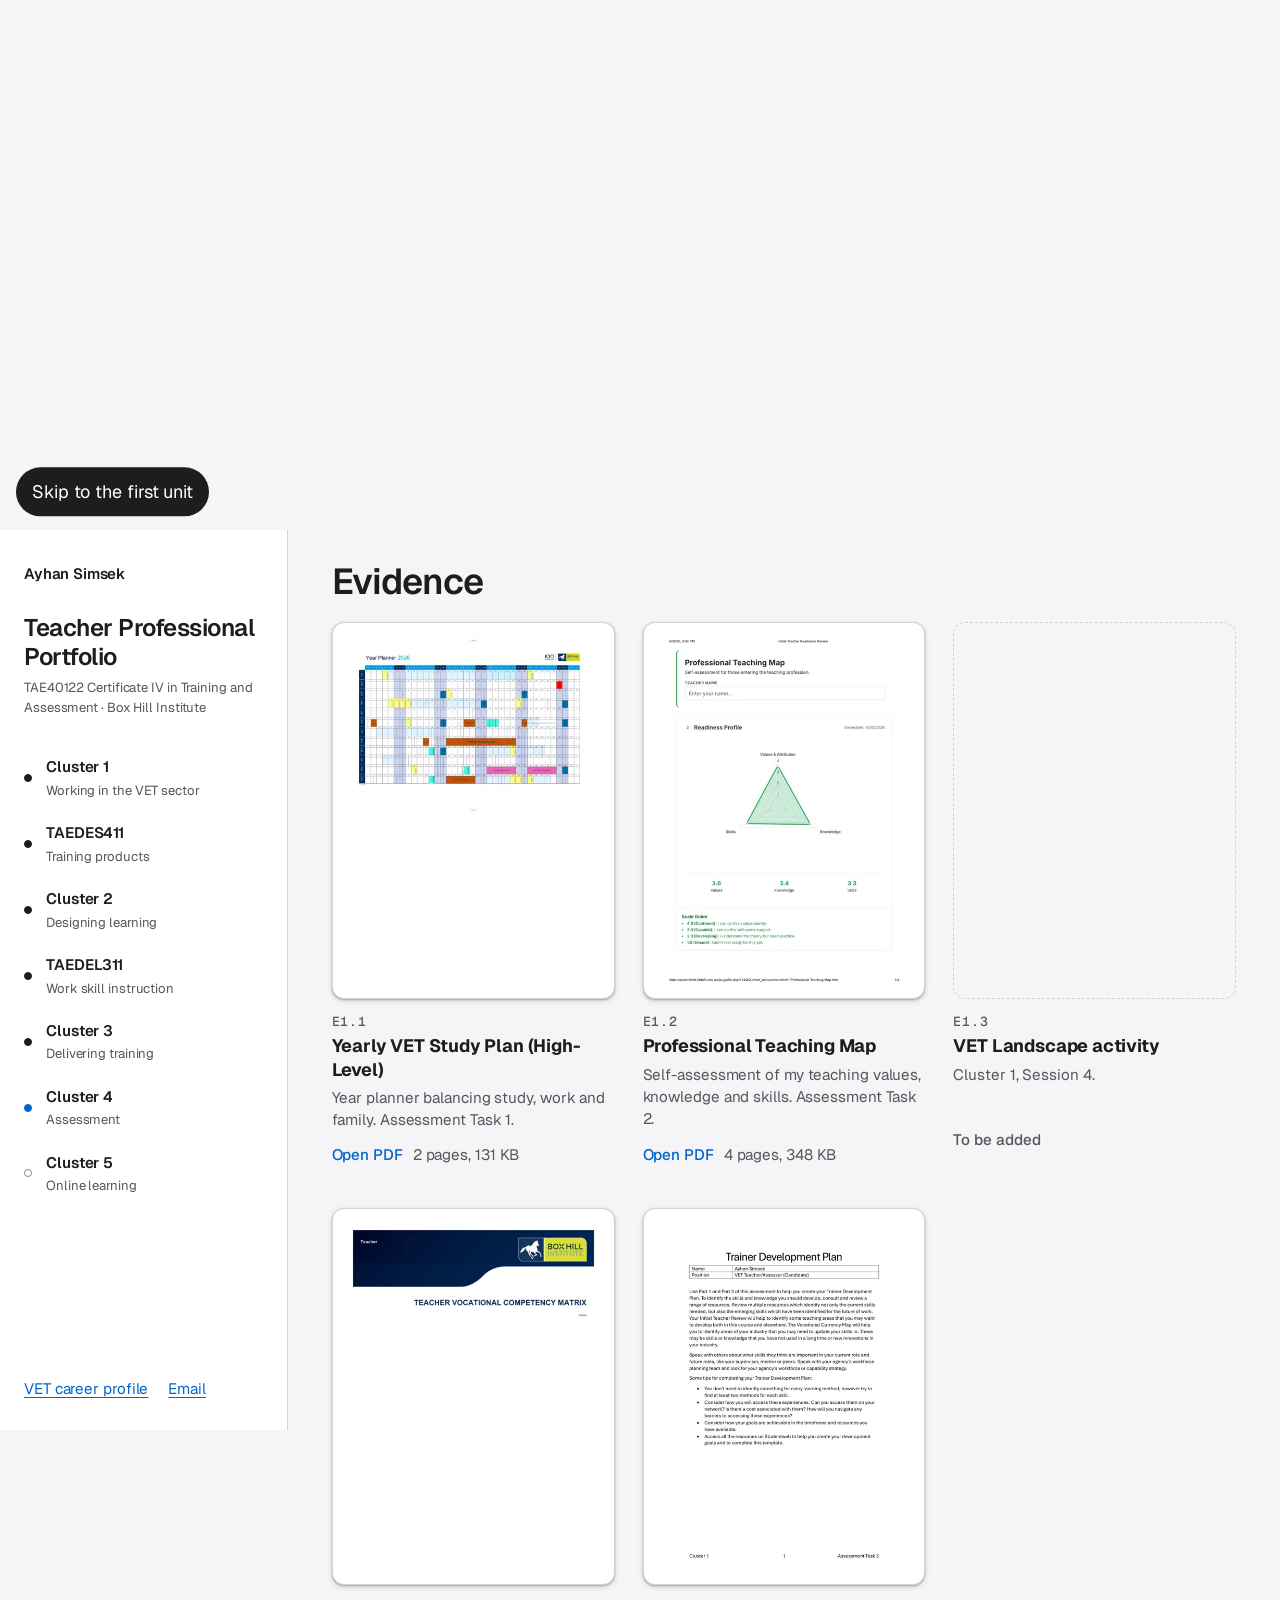
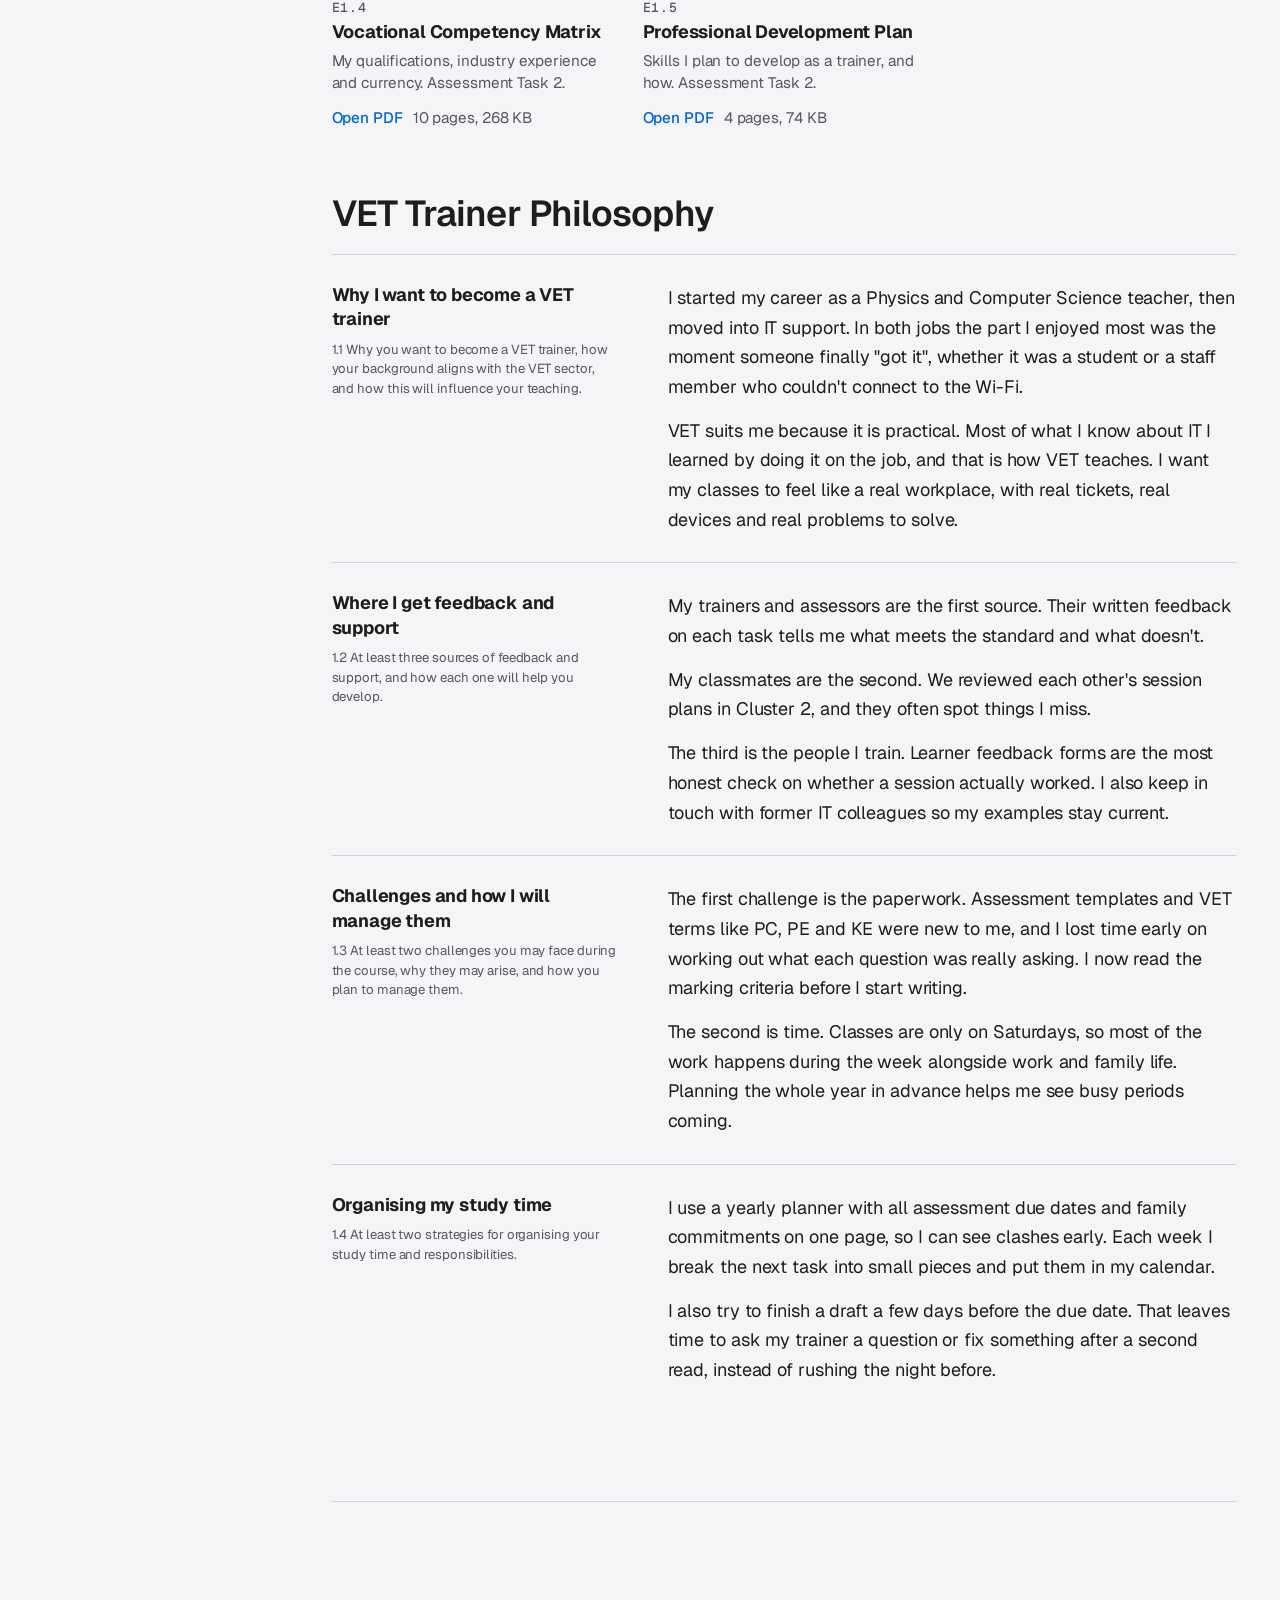
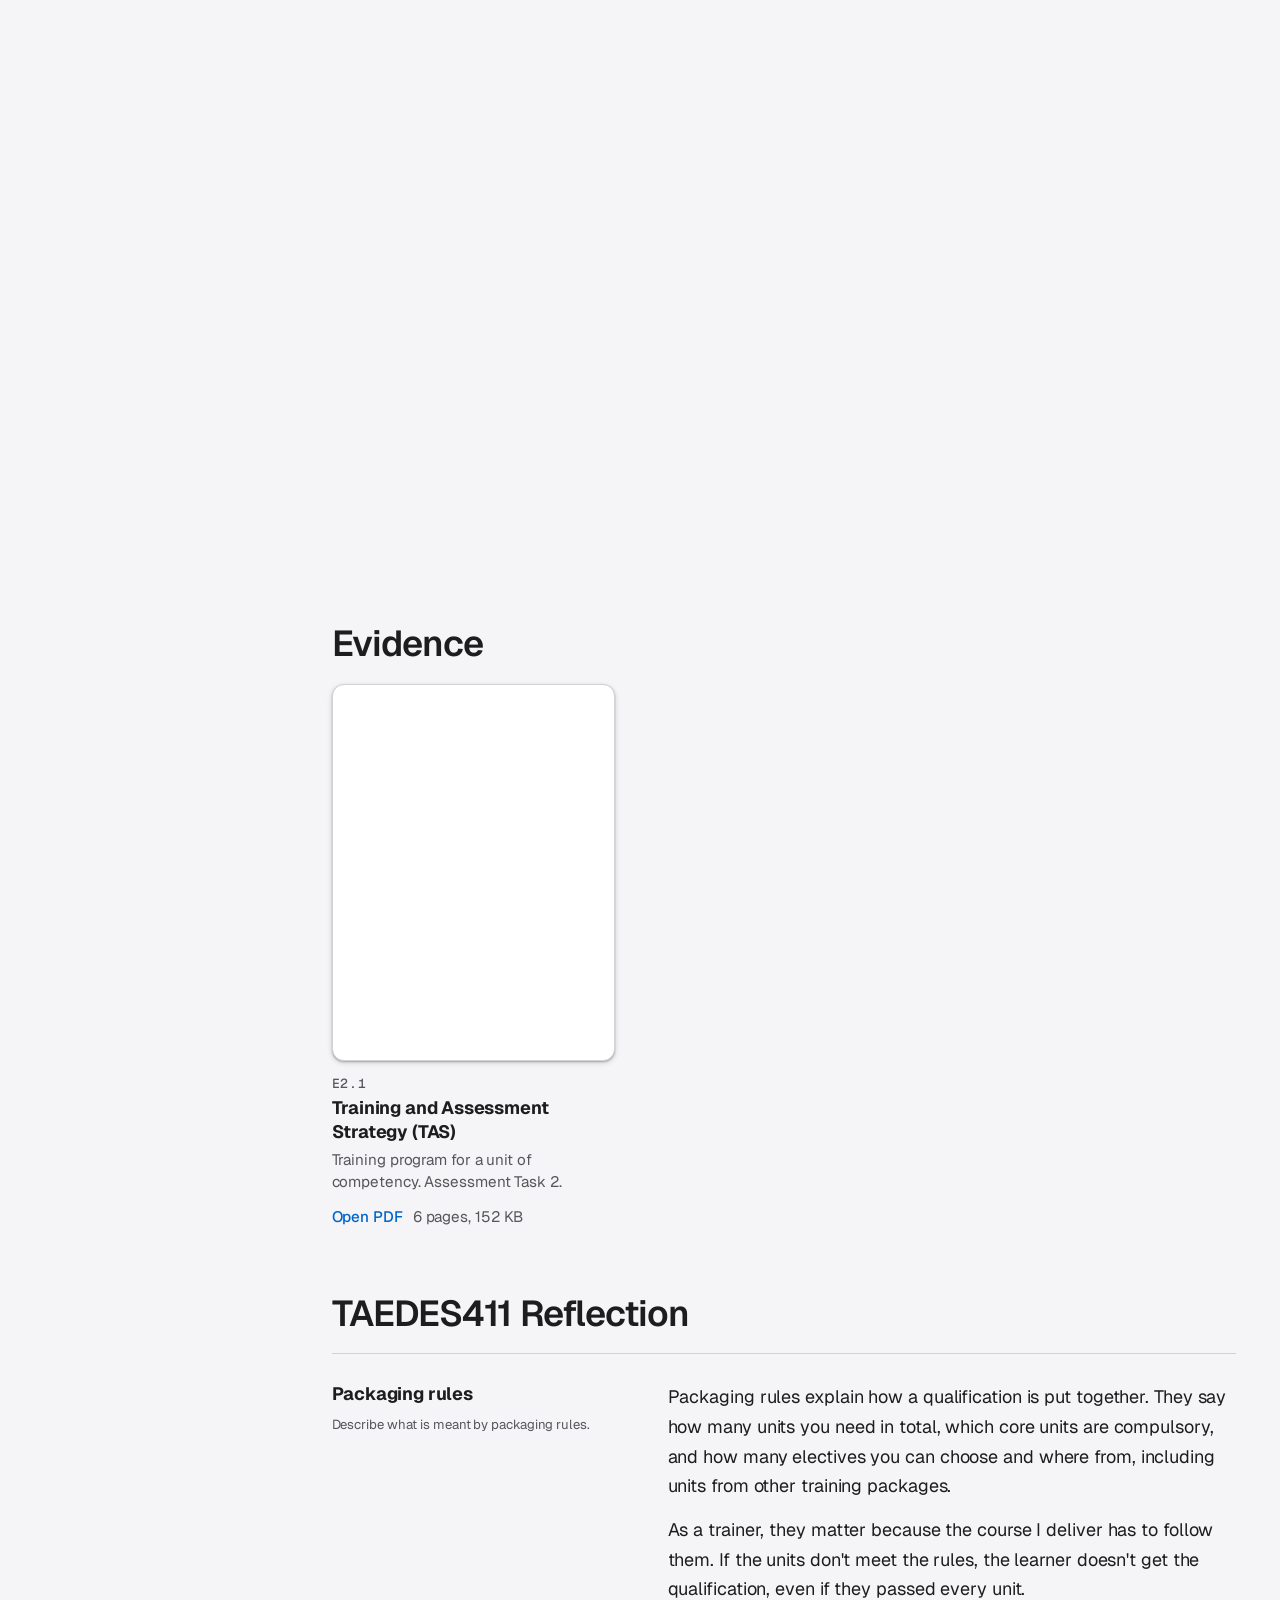
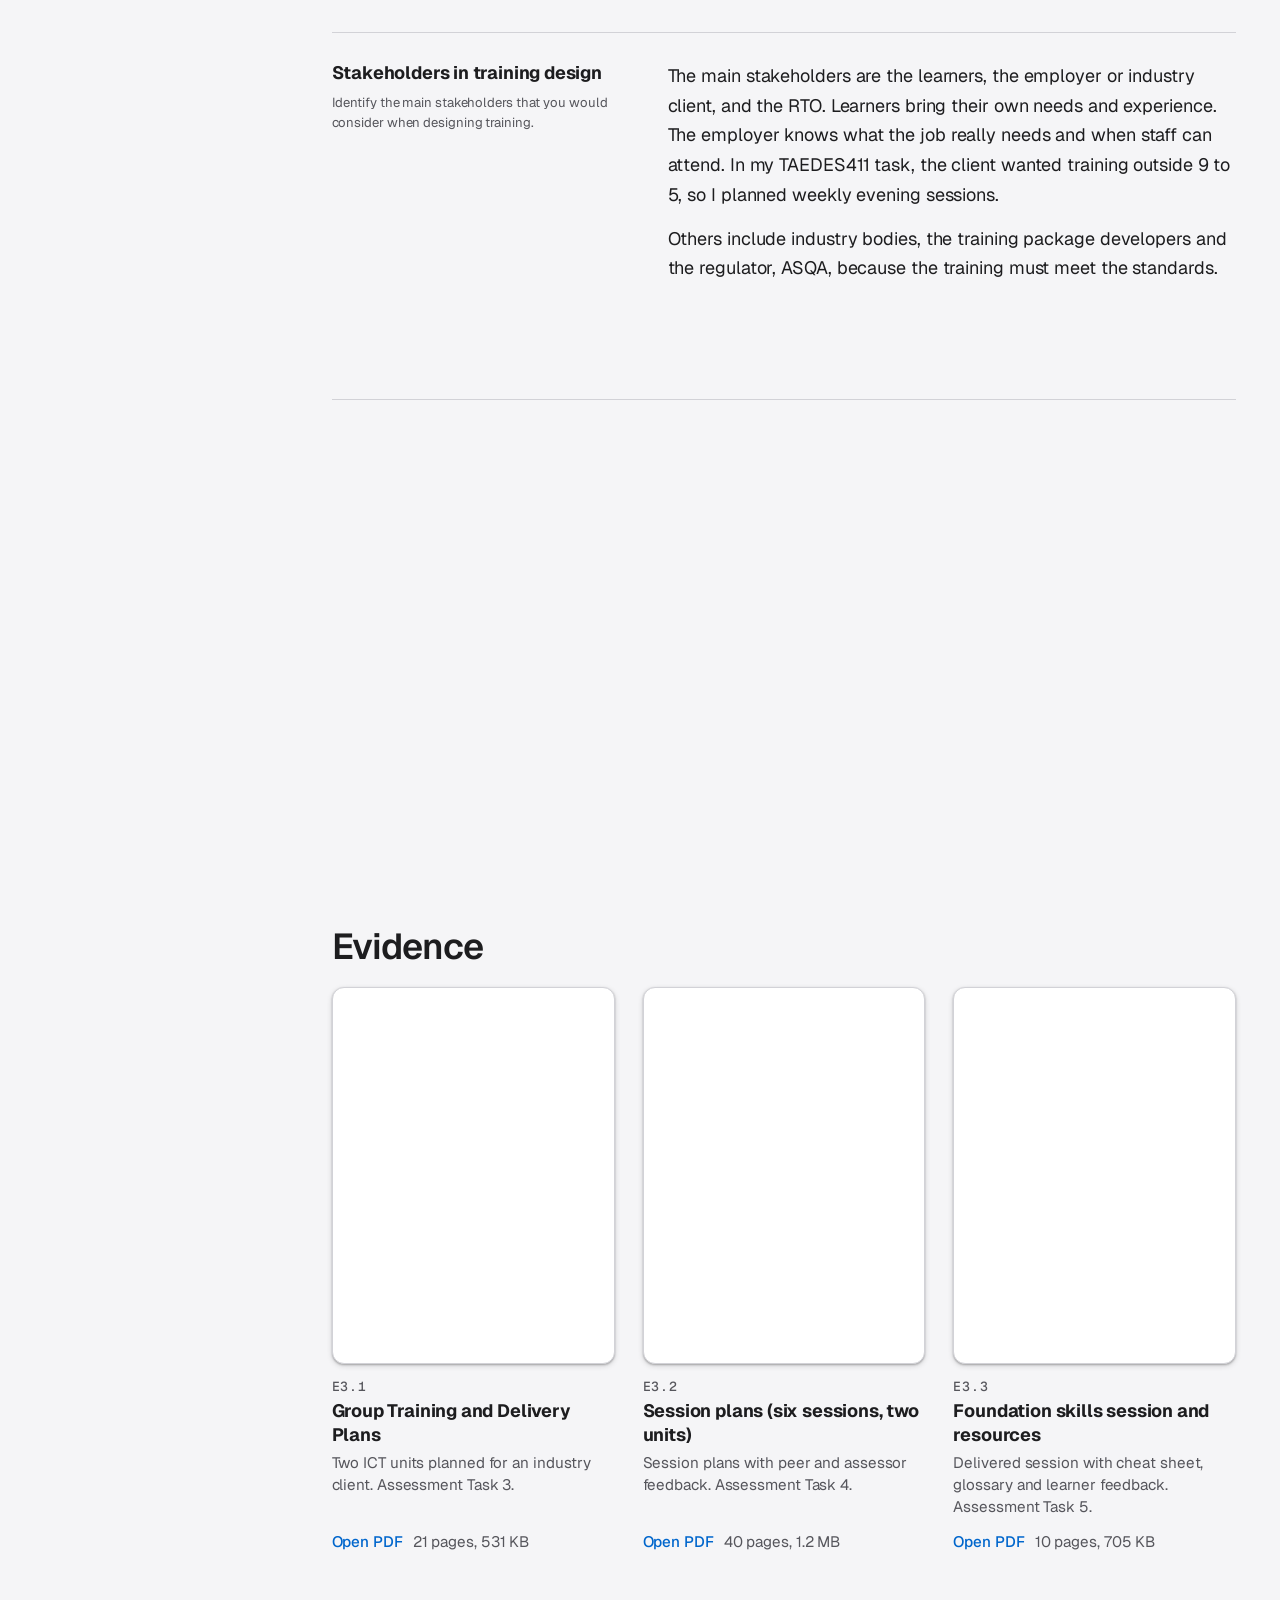
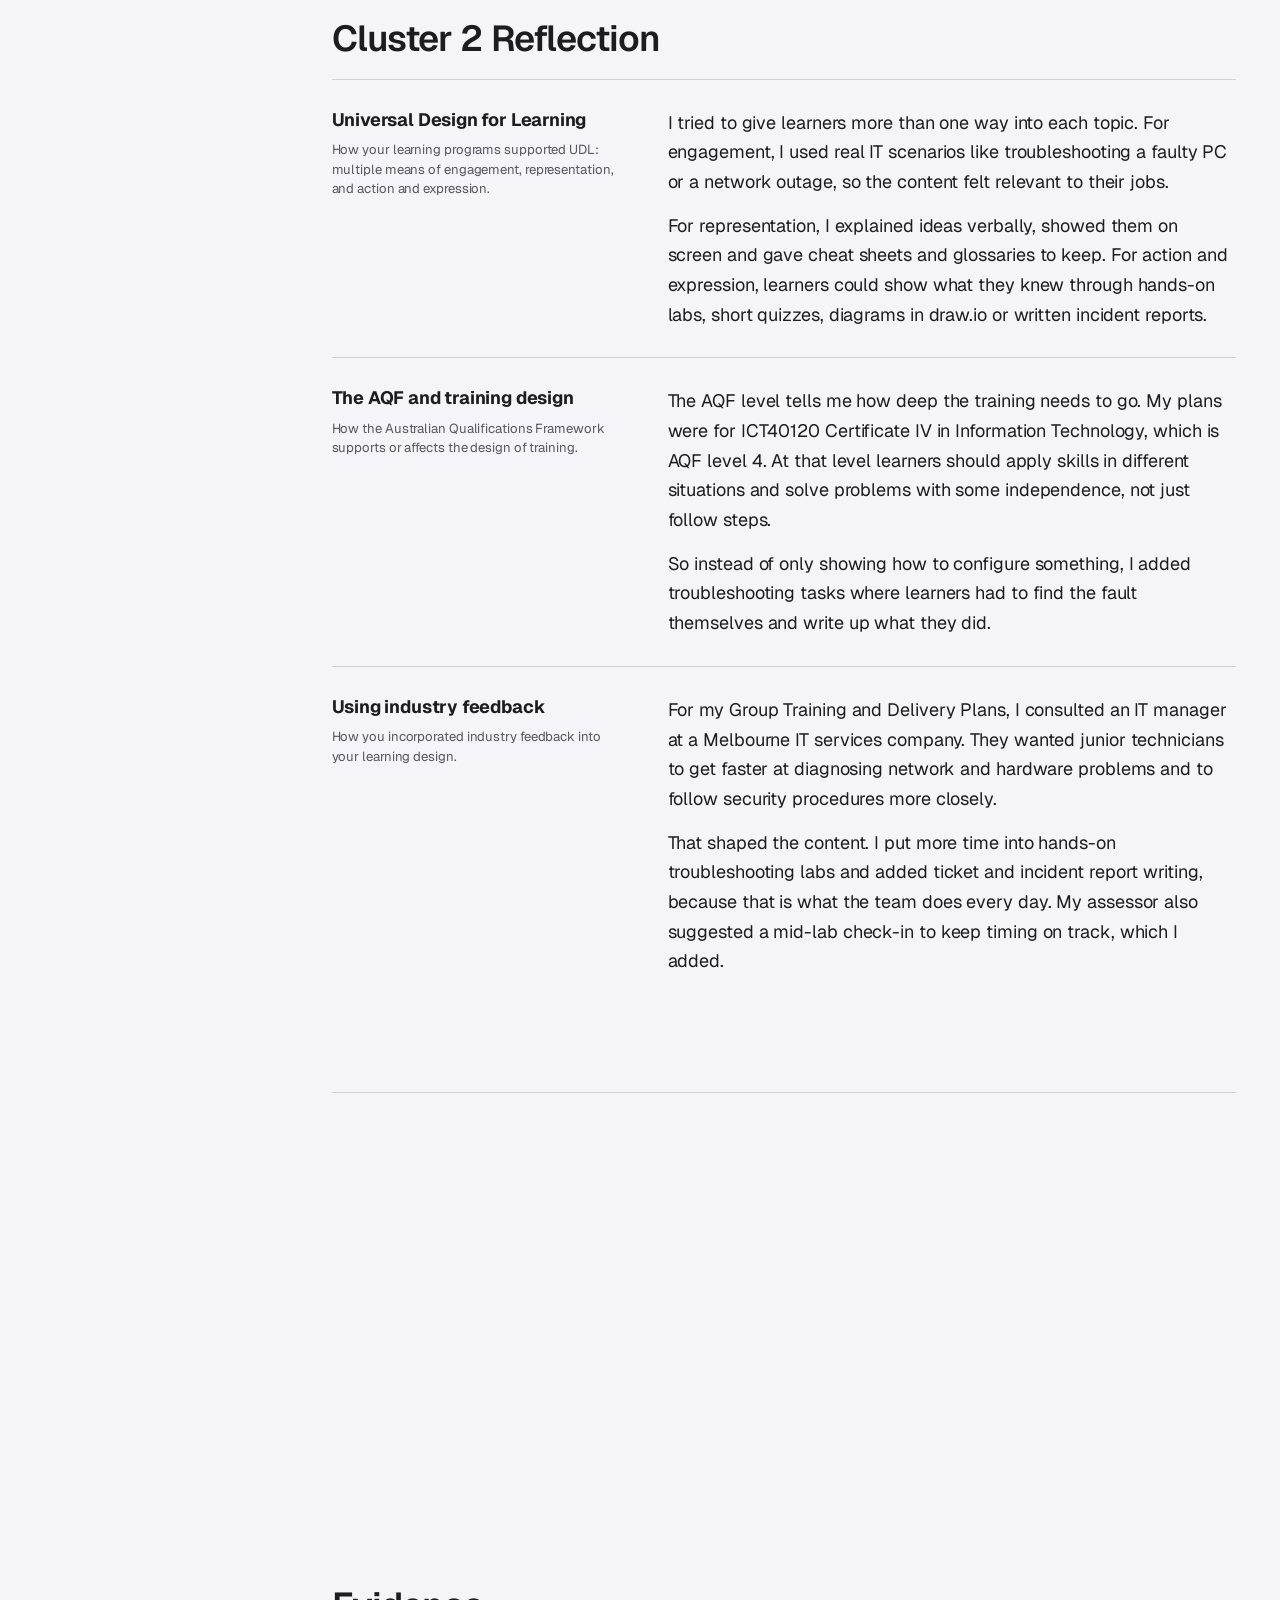
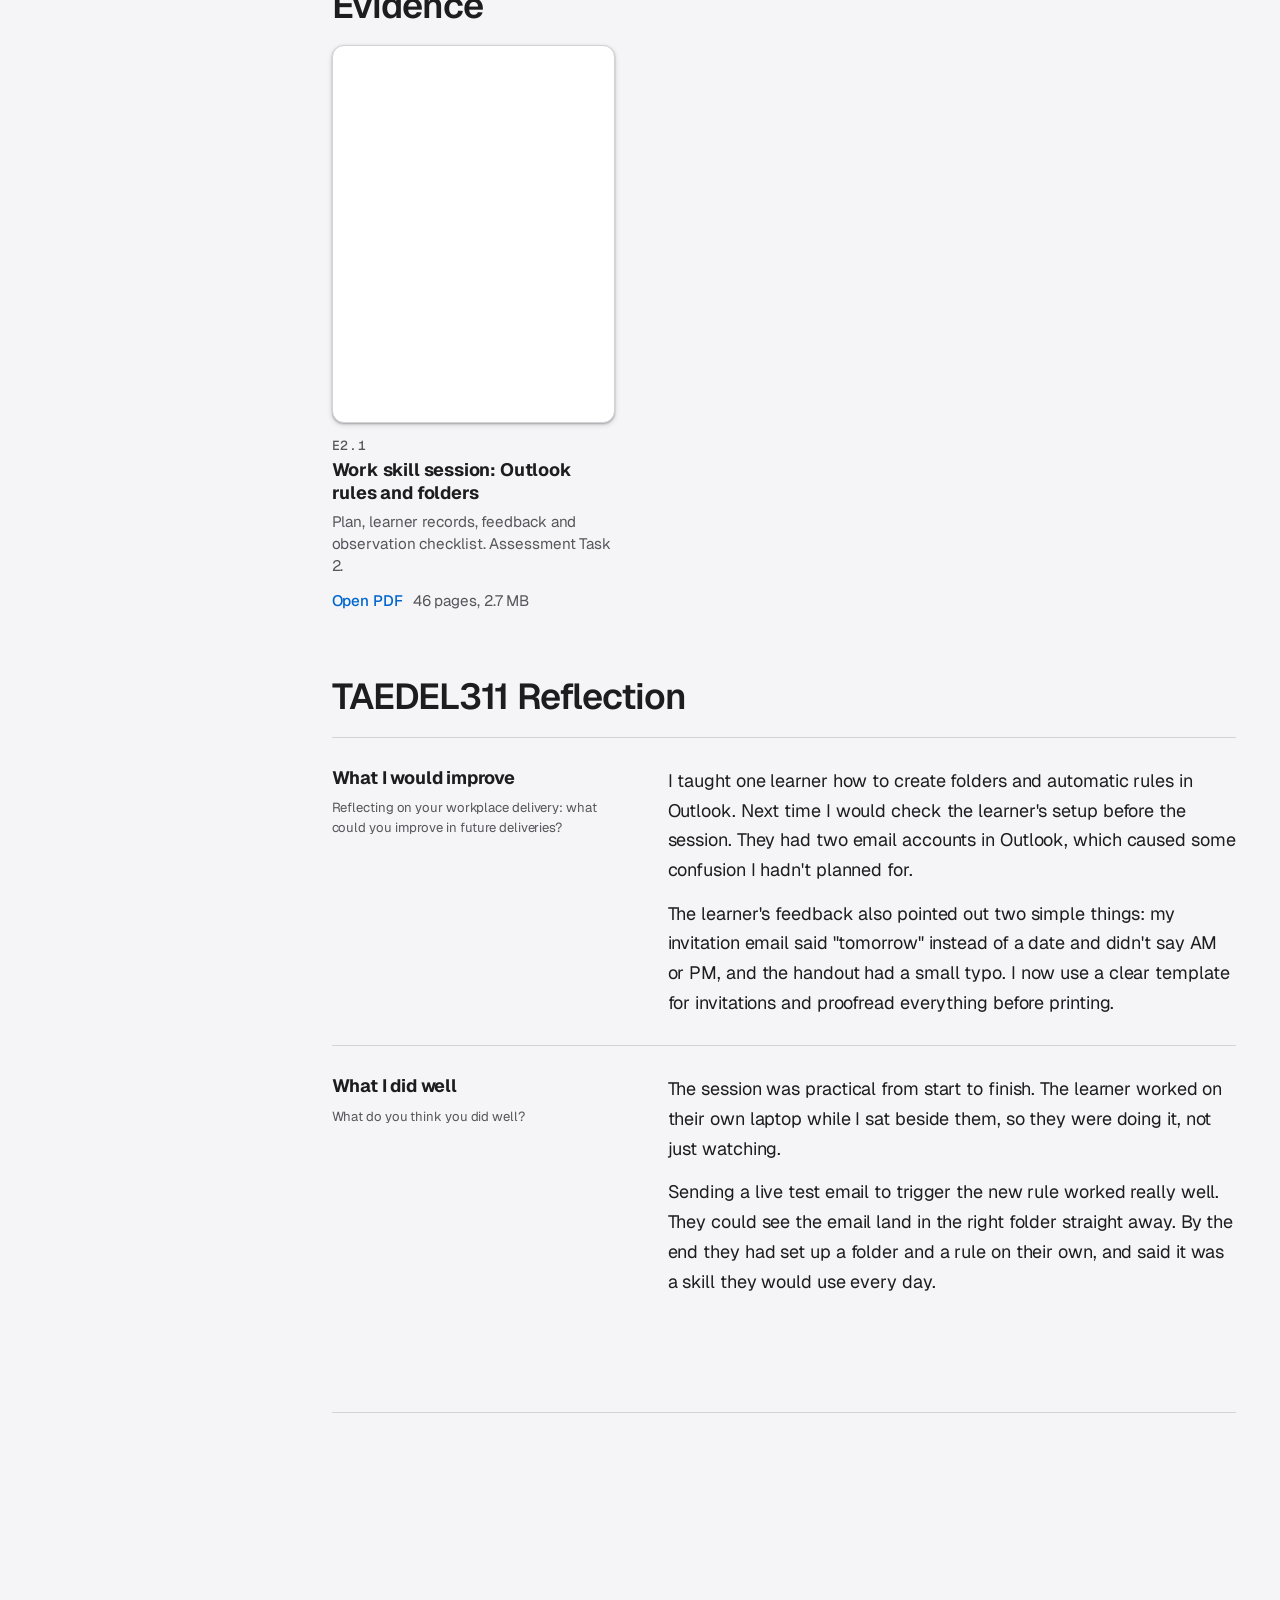
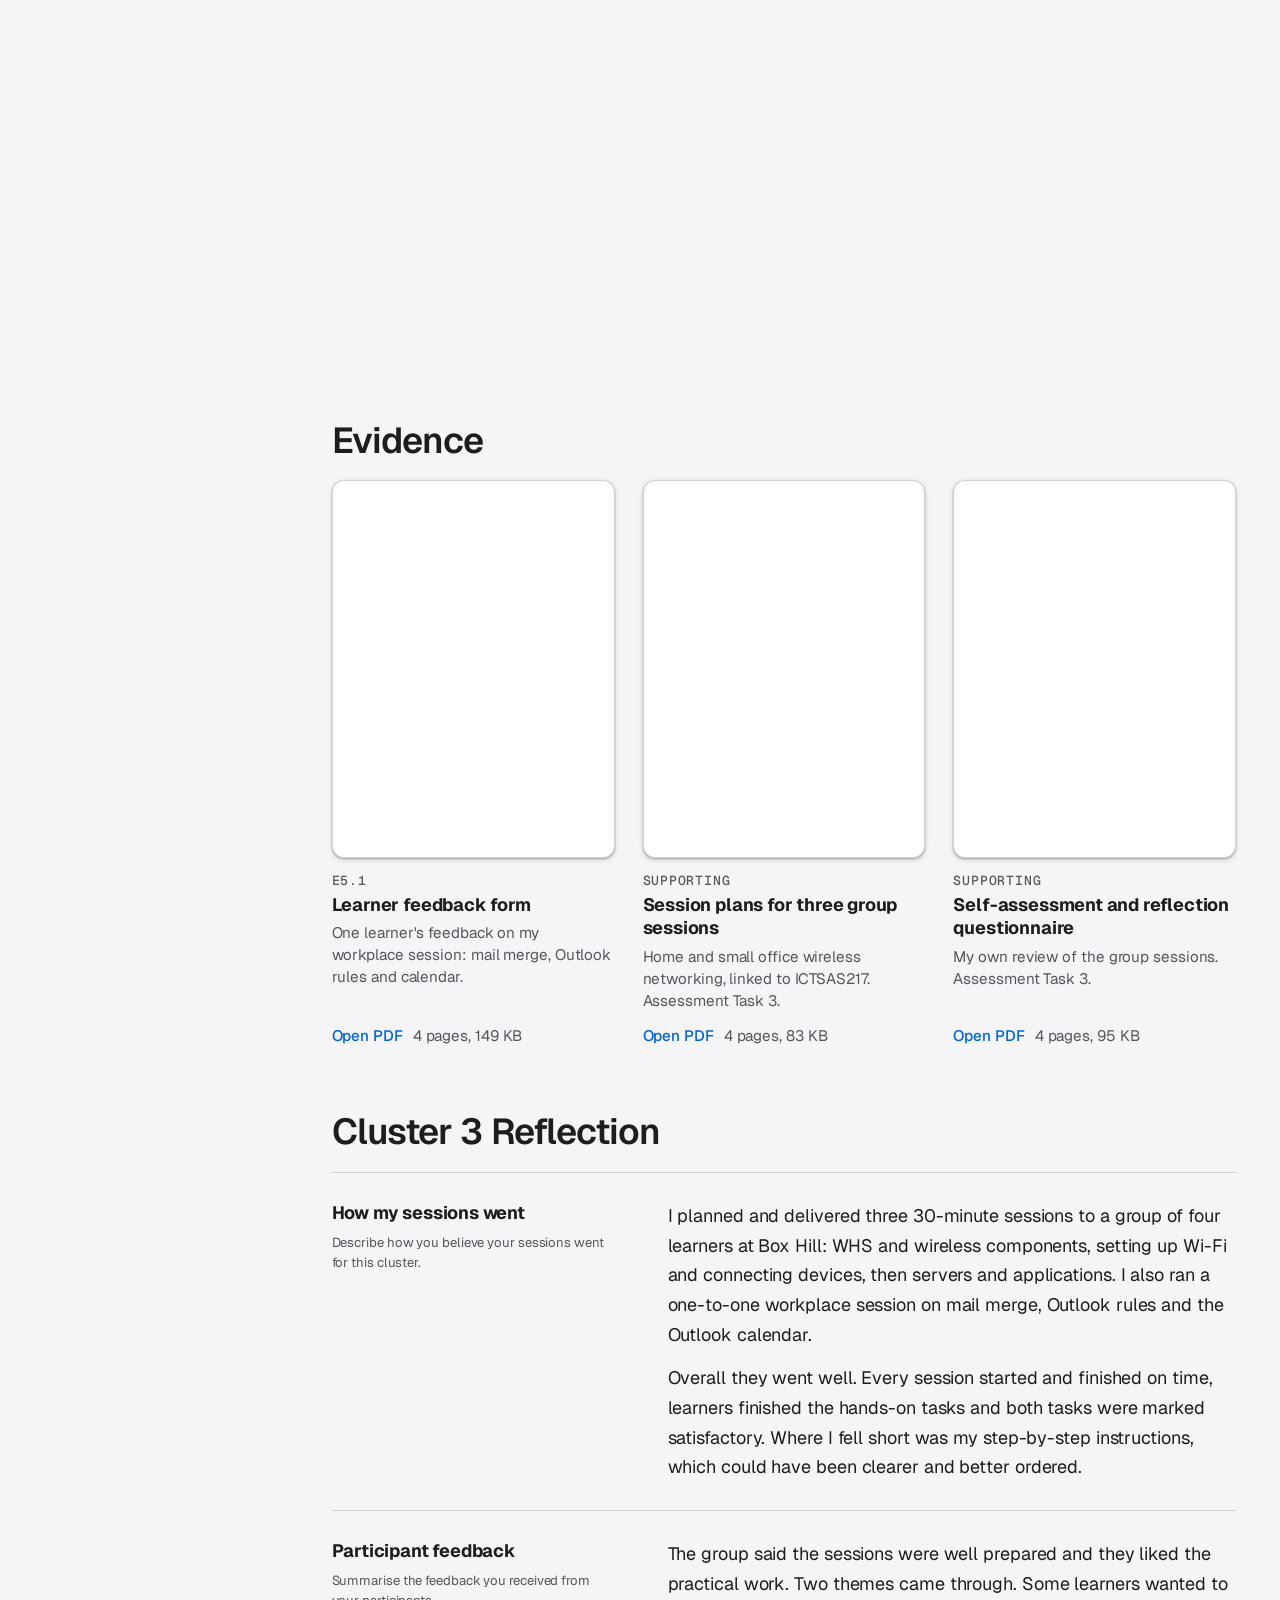
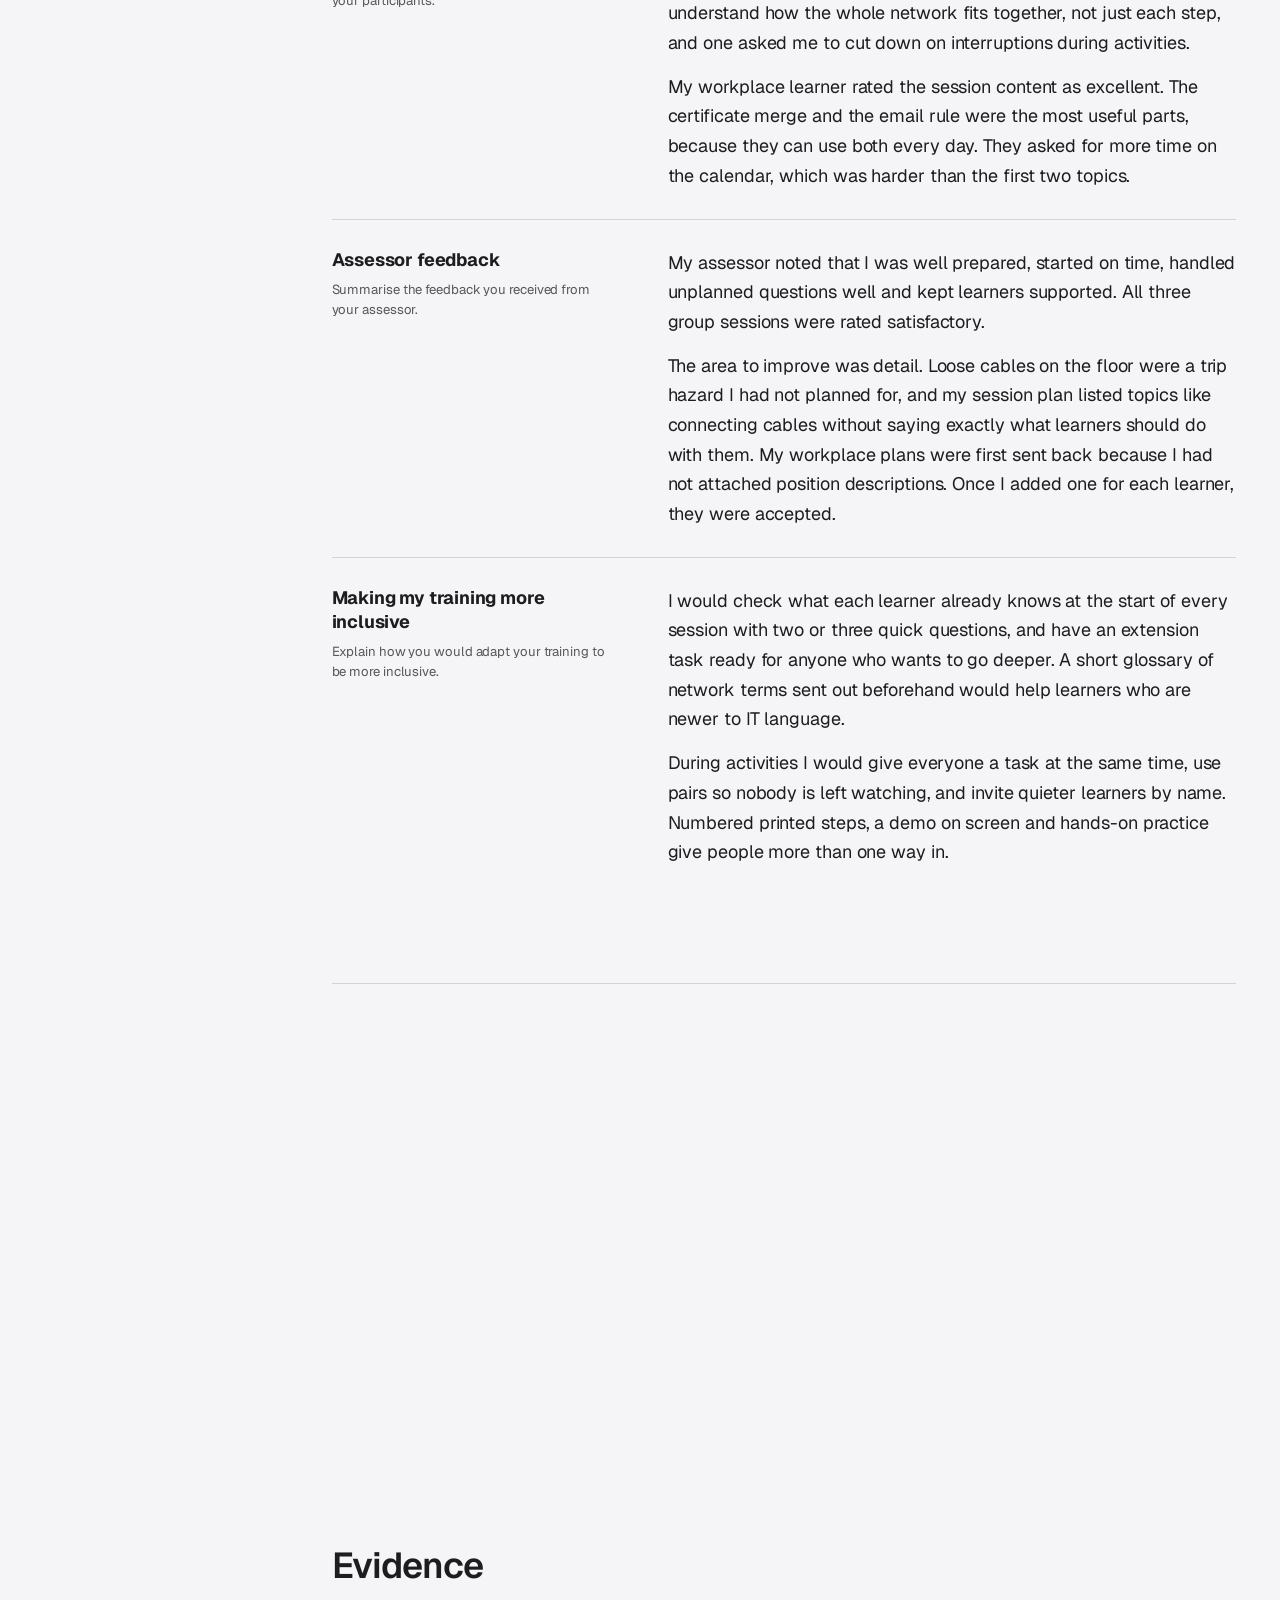
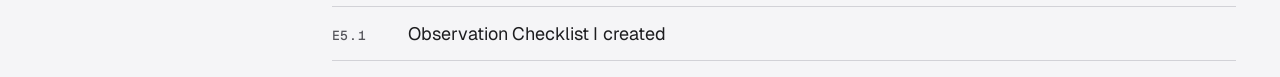
<file: cluster-2.html>
<!doctype html>
<html lang="en-AU">
<head>
<meta charset="utf-8">
<title>Moved · Ayhan Simsek</title>
<meta http-equiv="refresh" content="0; url=portfolio.html#cluster-2">
<link rel="canonical" href="portfolio.html#cluster-2">
</head>
<body><p>This page has moved to <a href="portfolio.html#cluster-2">portfolio.html#cluster-2</a>.</p></body>
</html>
</file>
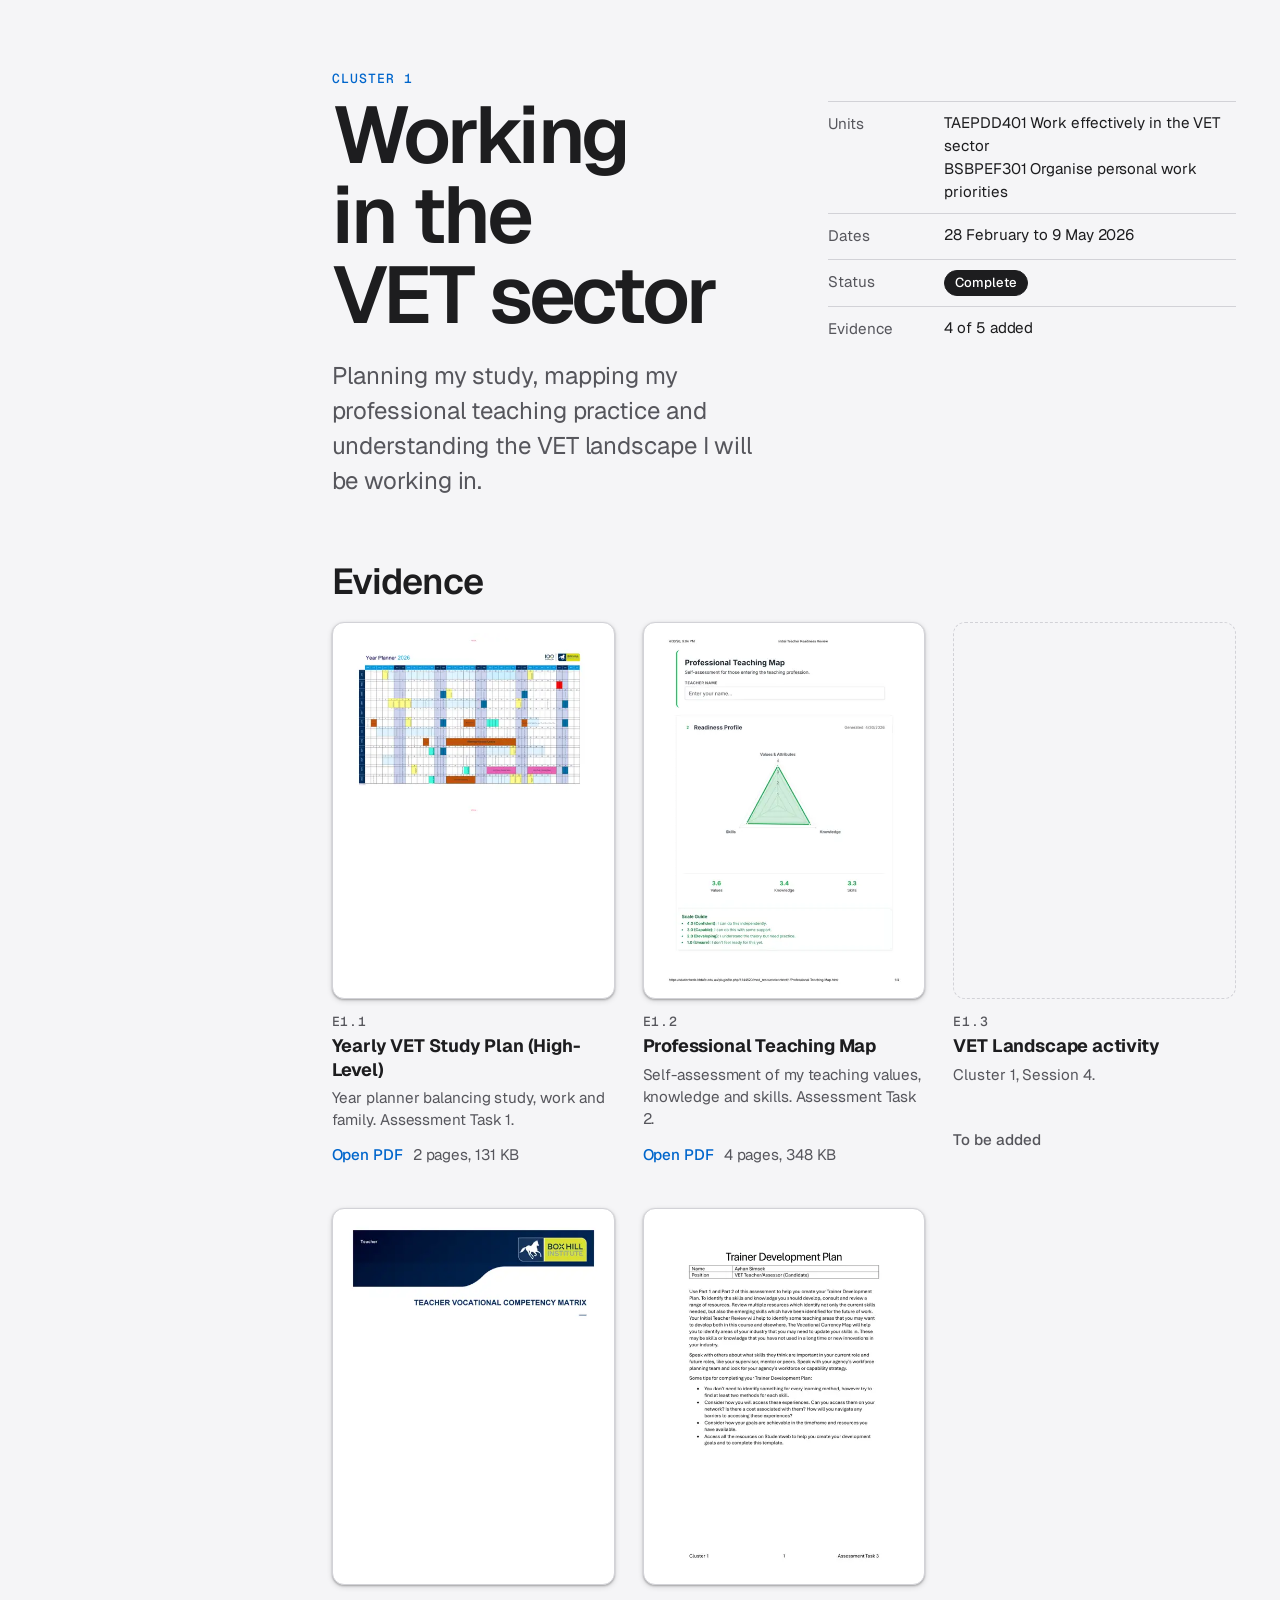
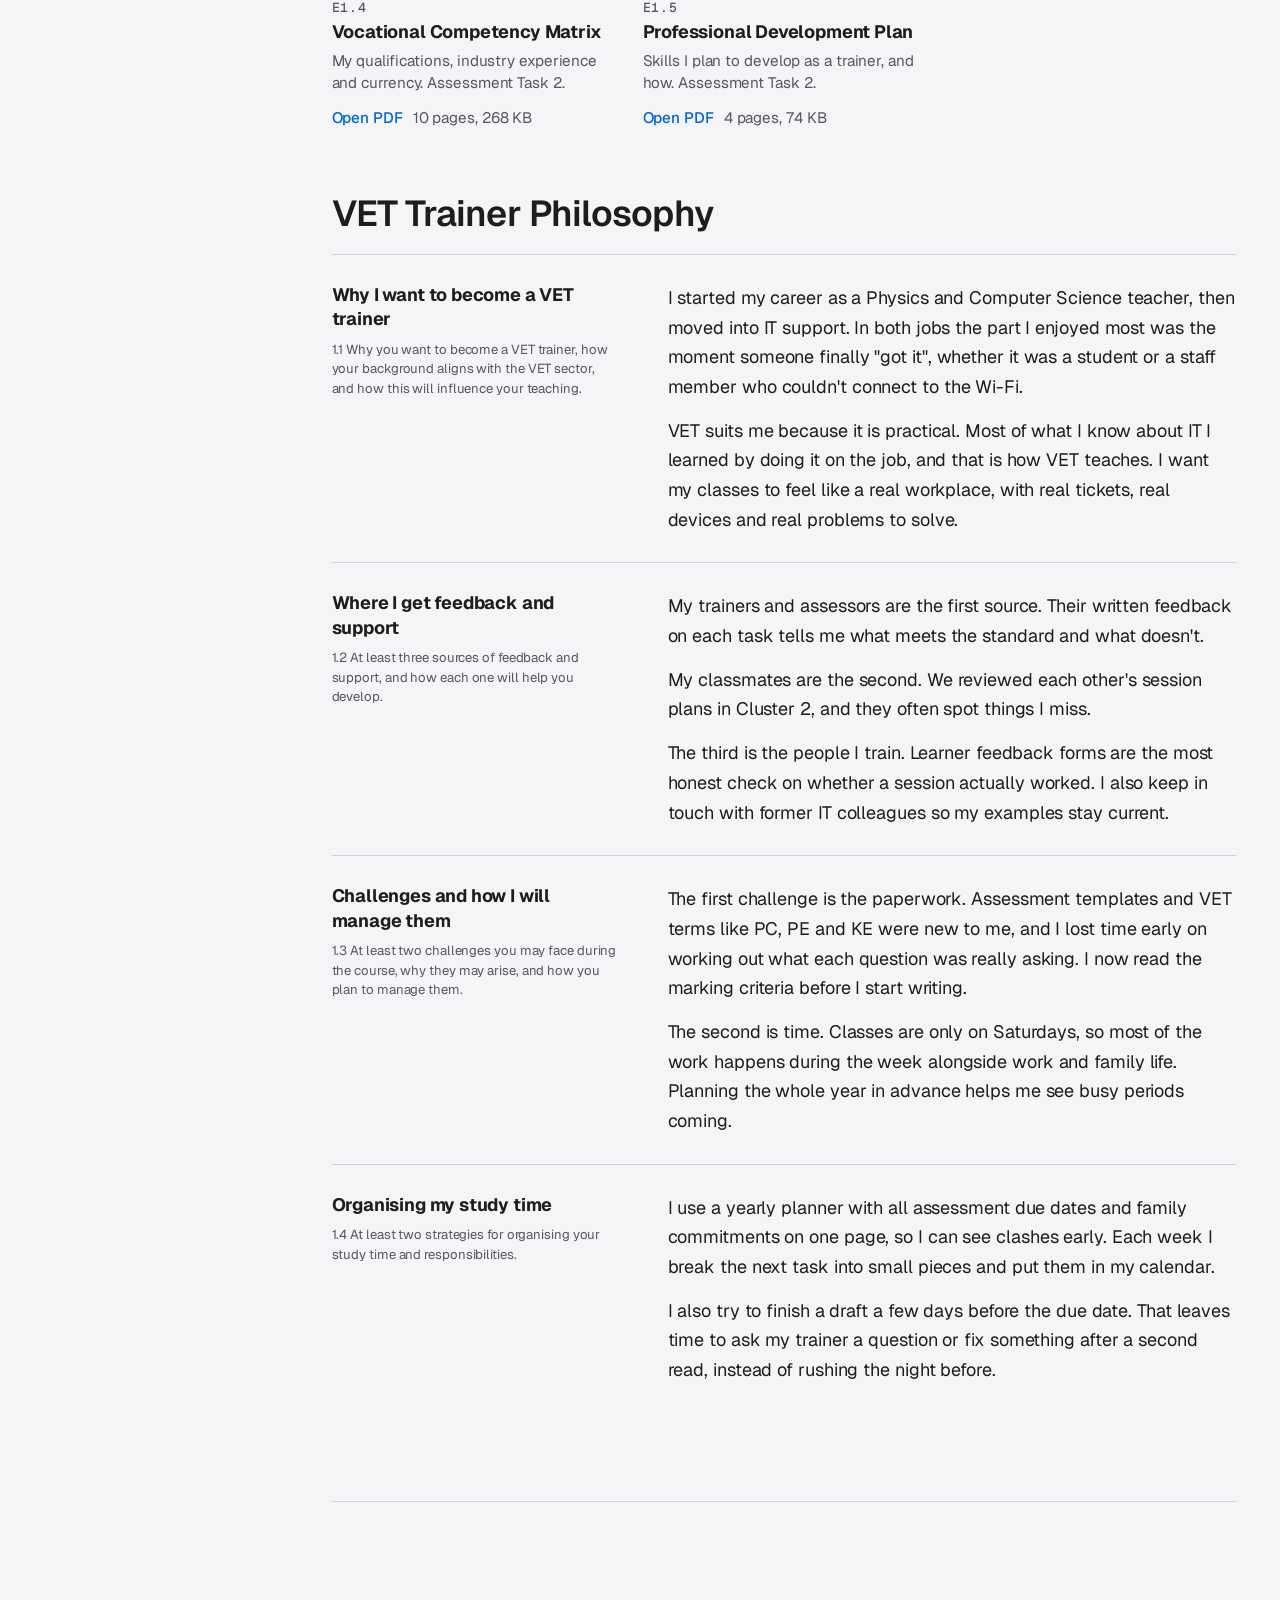
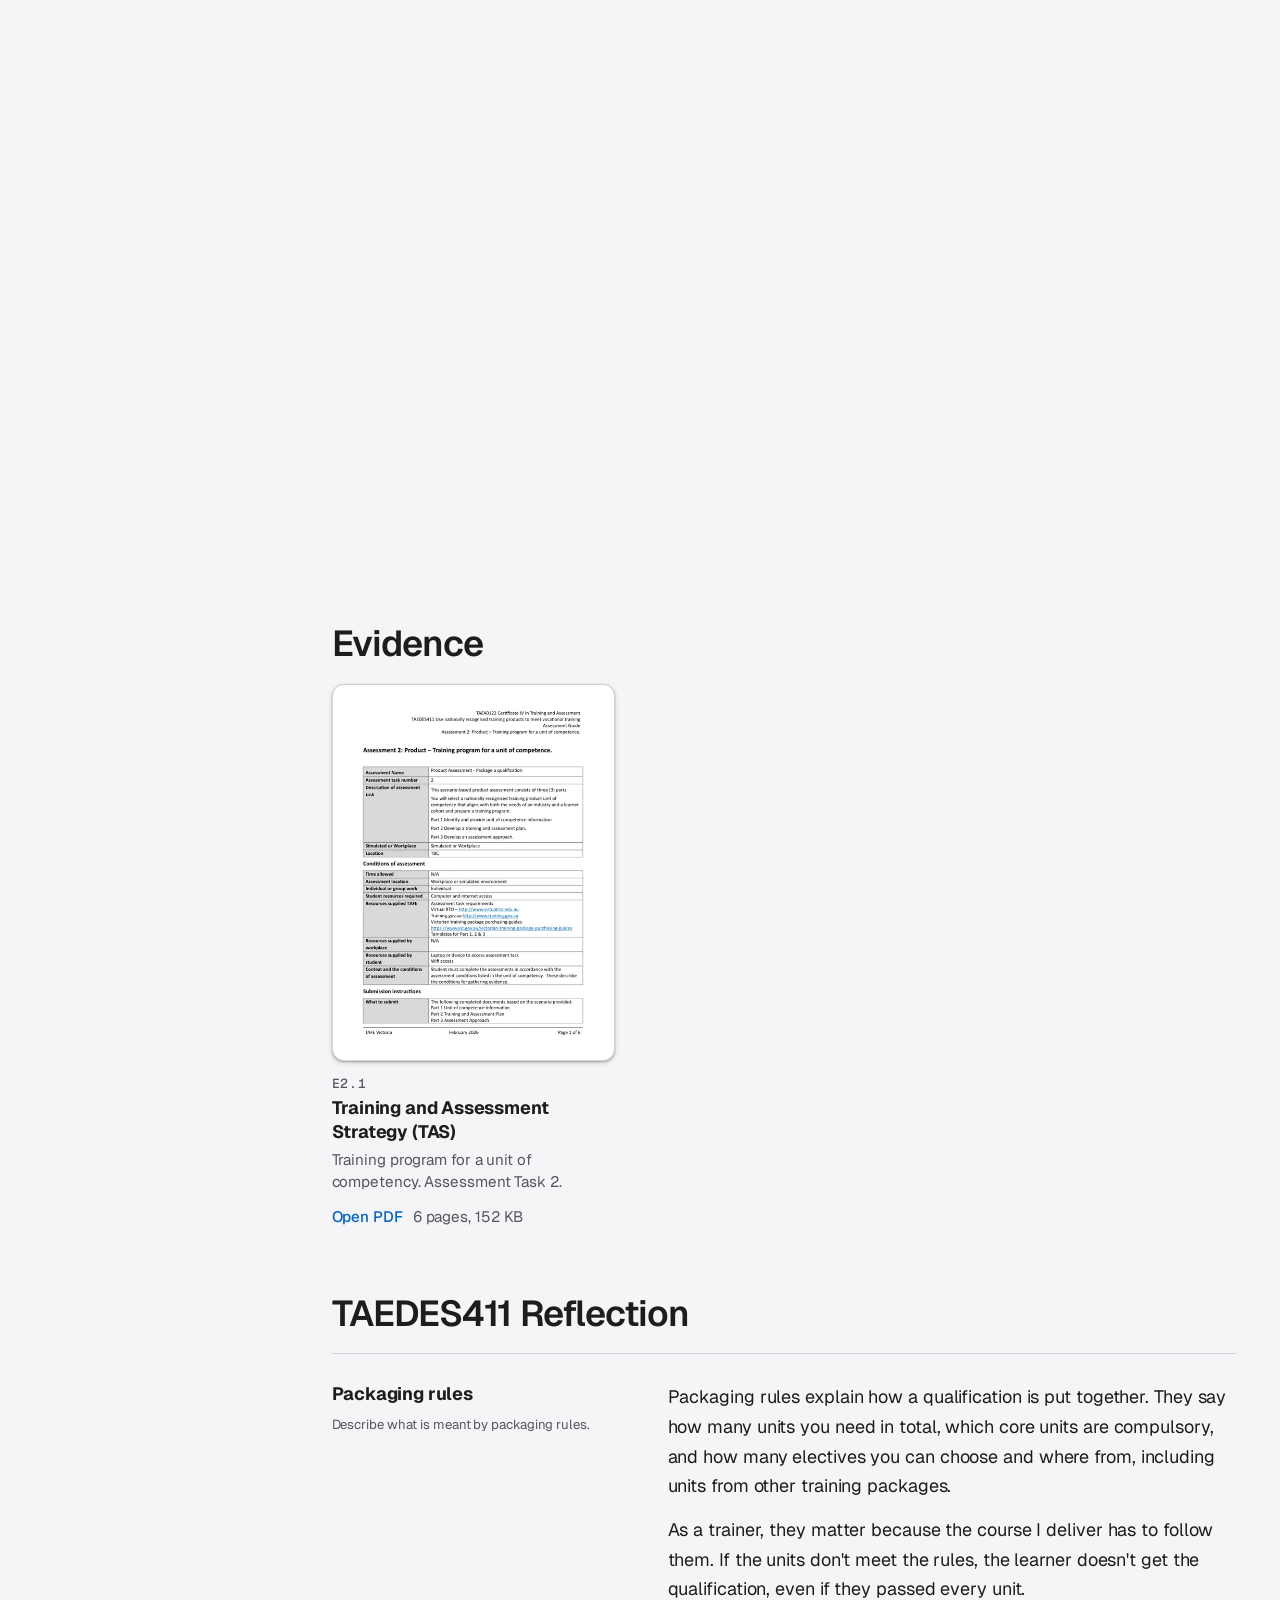
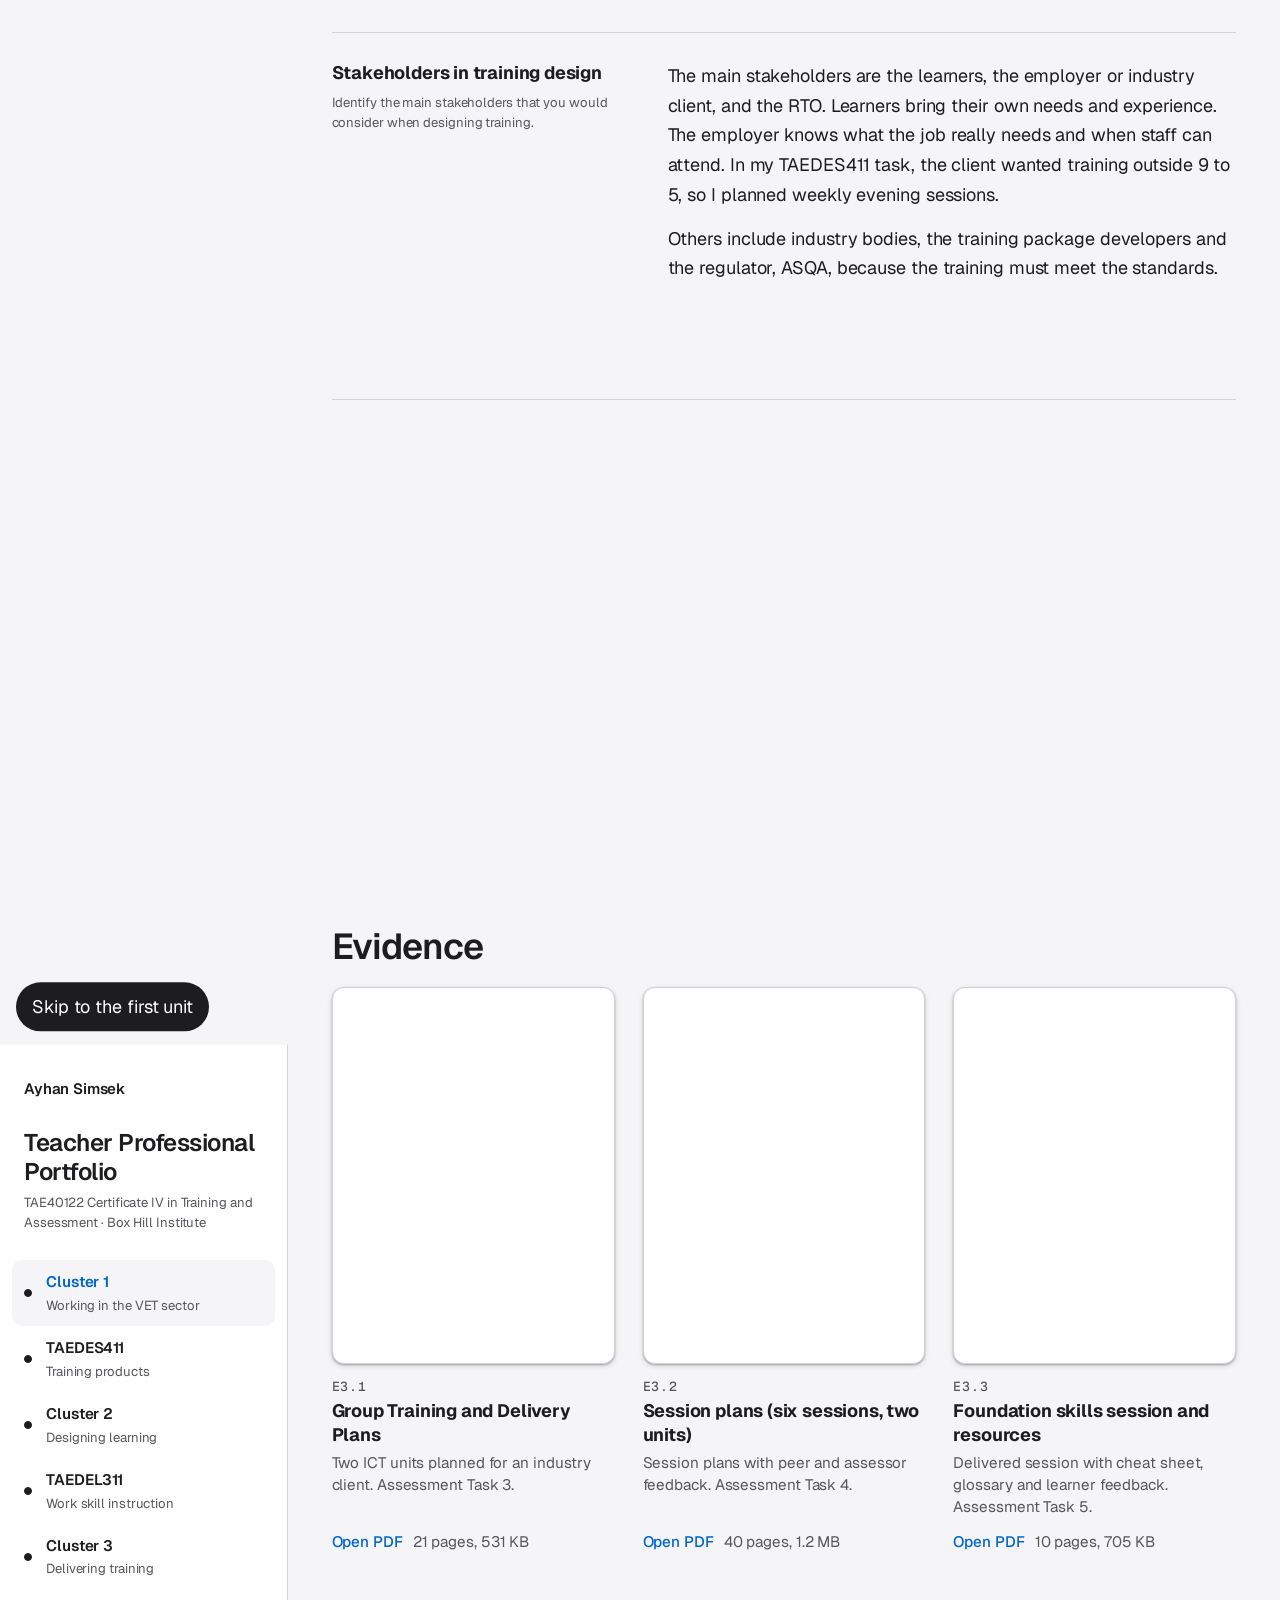
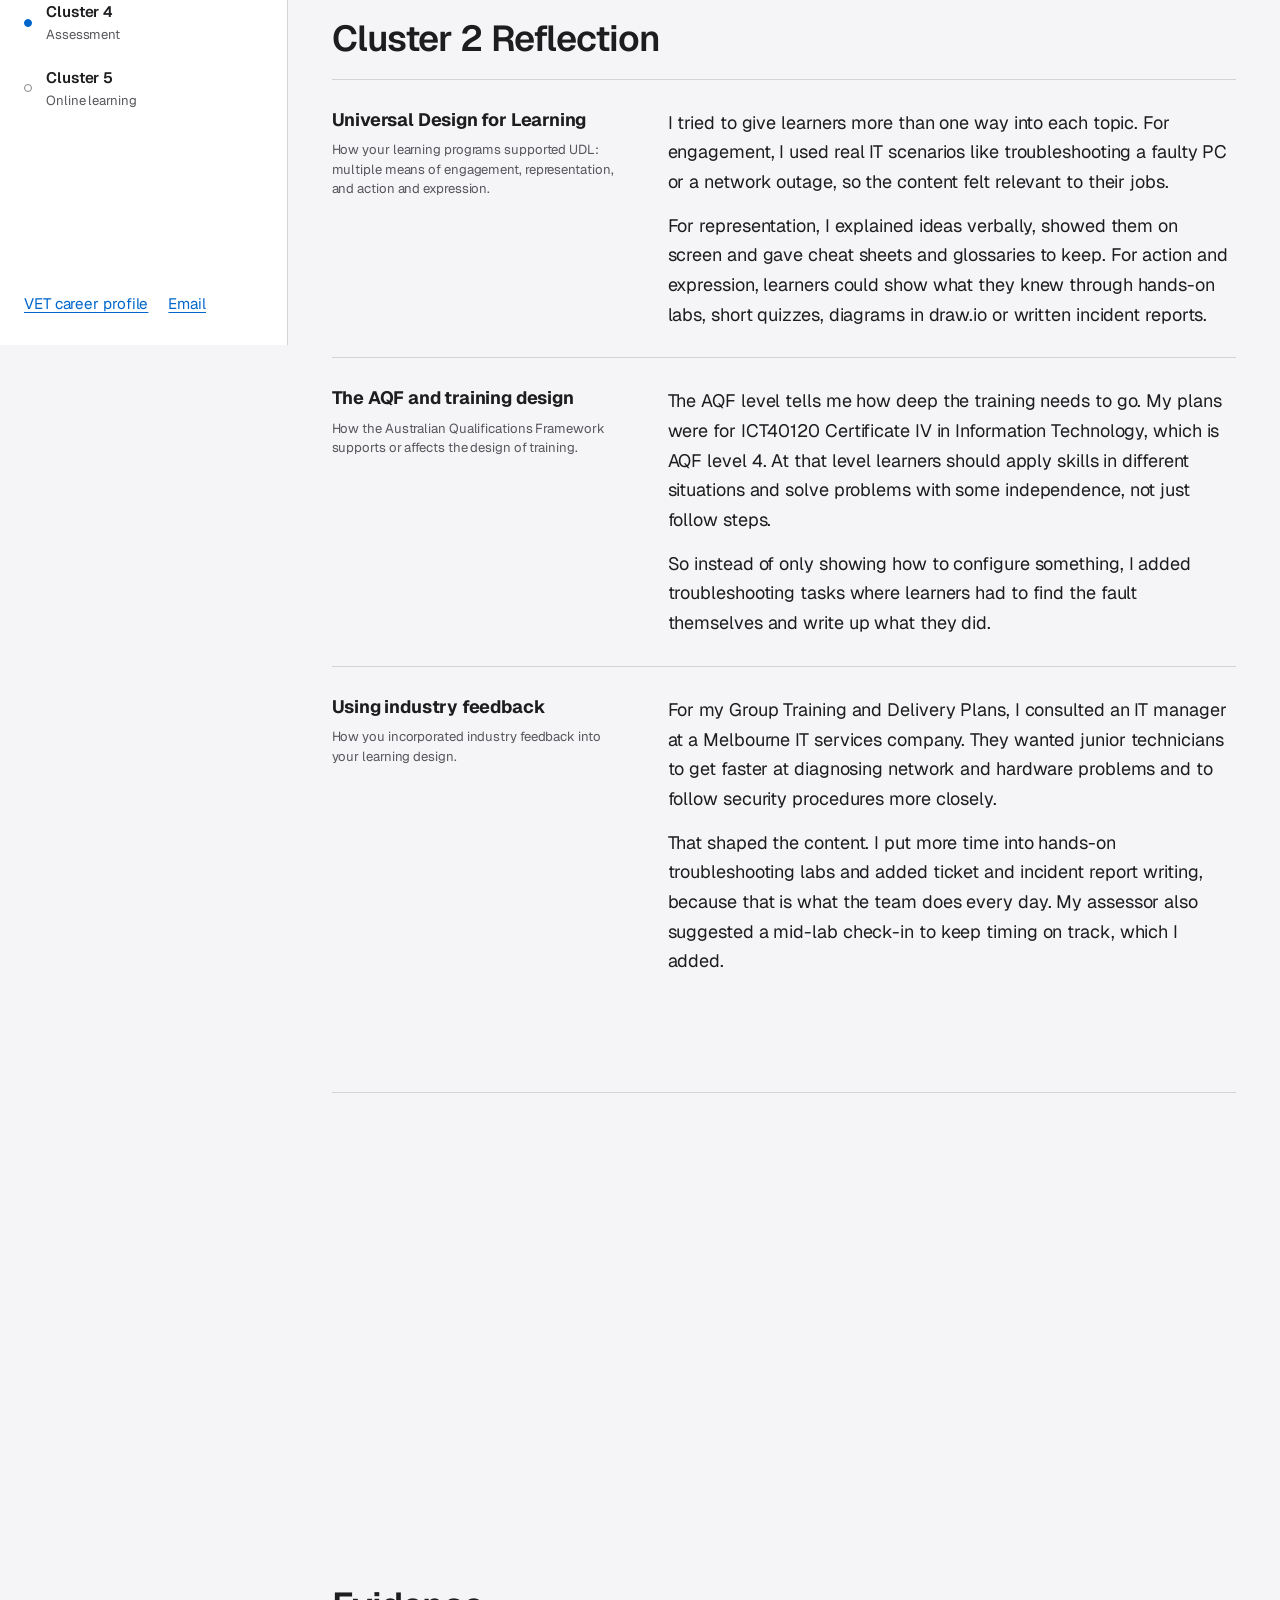
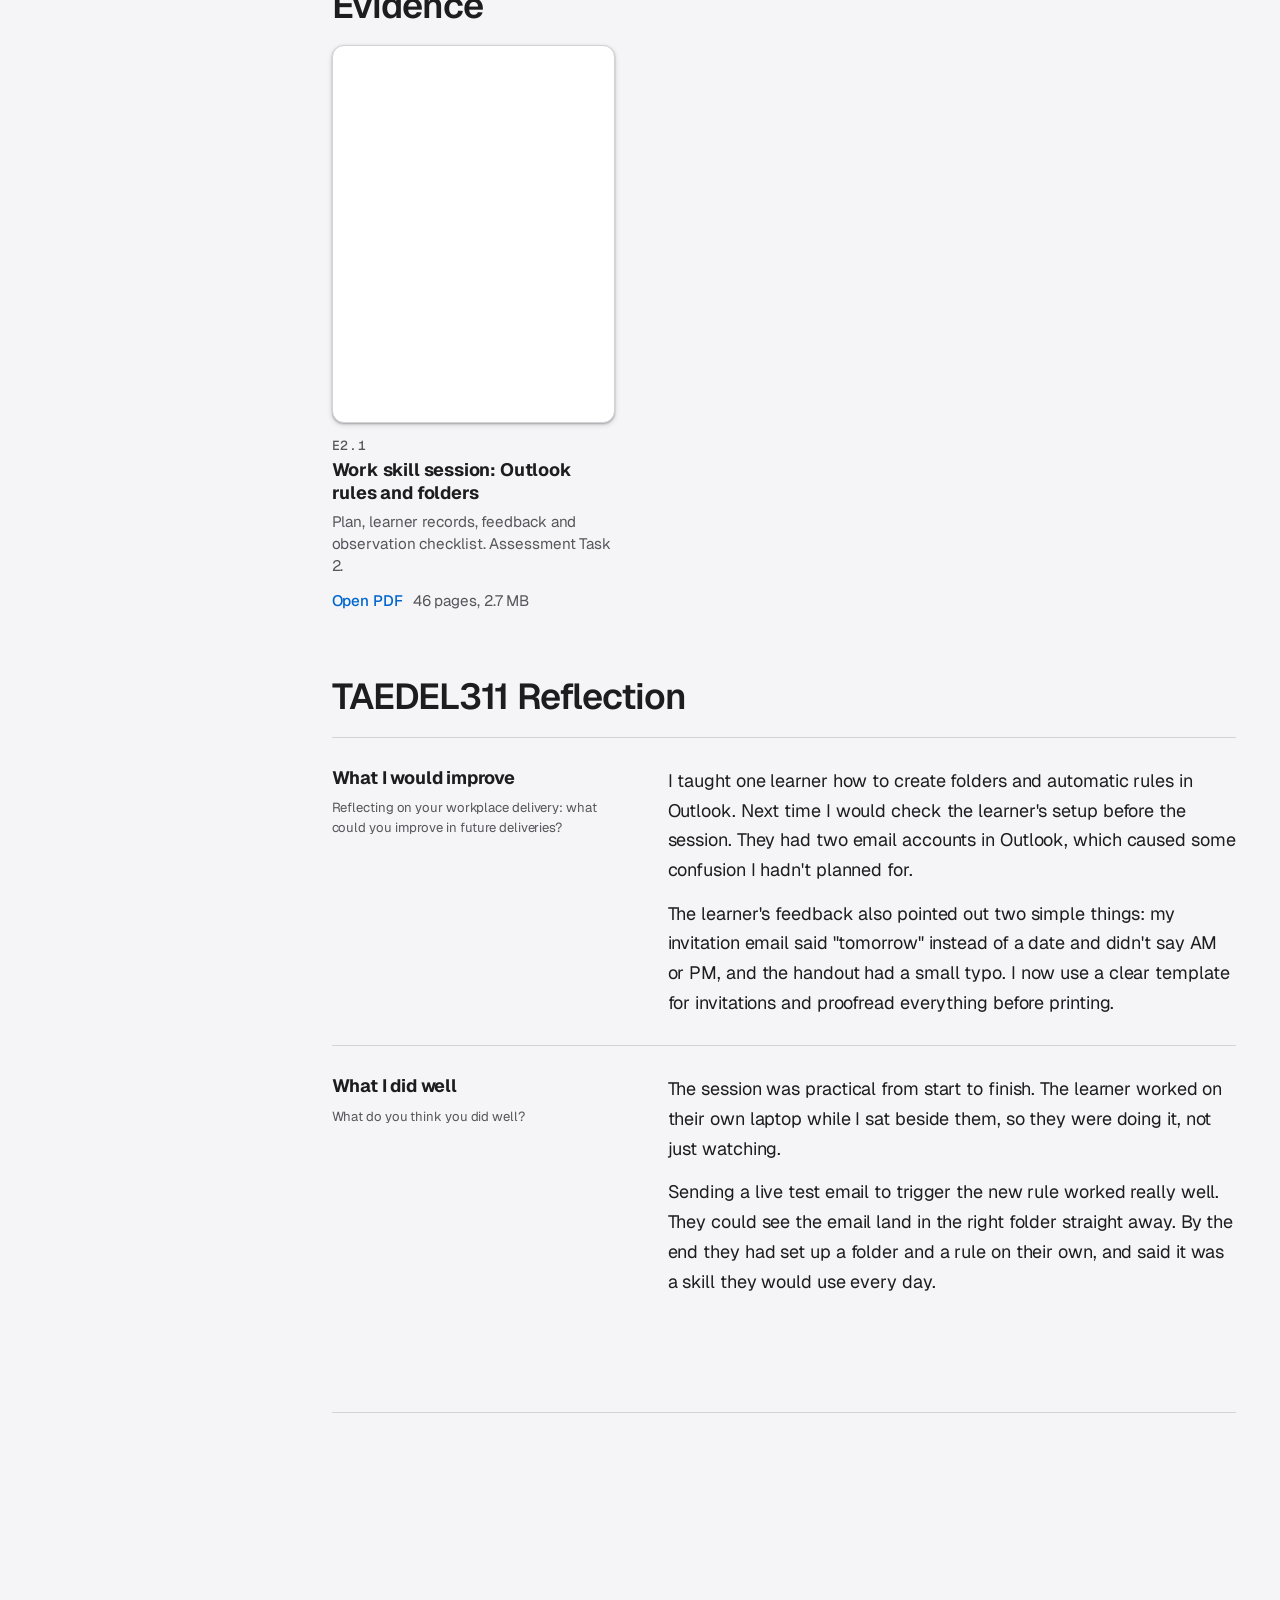
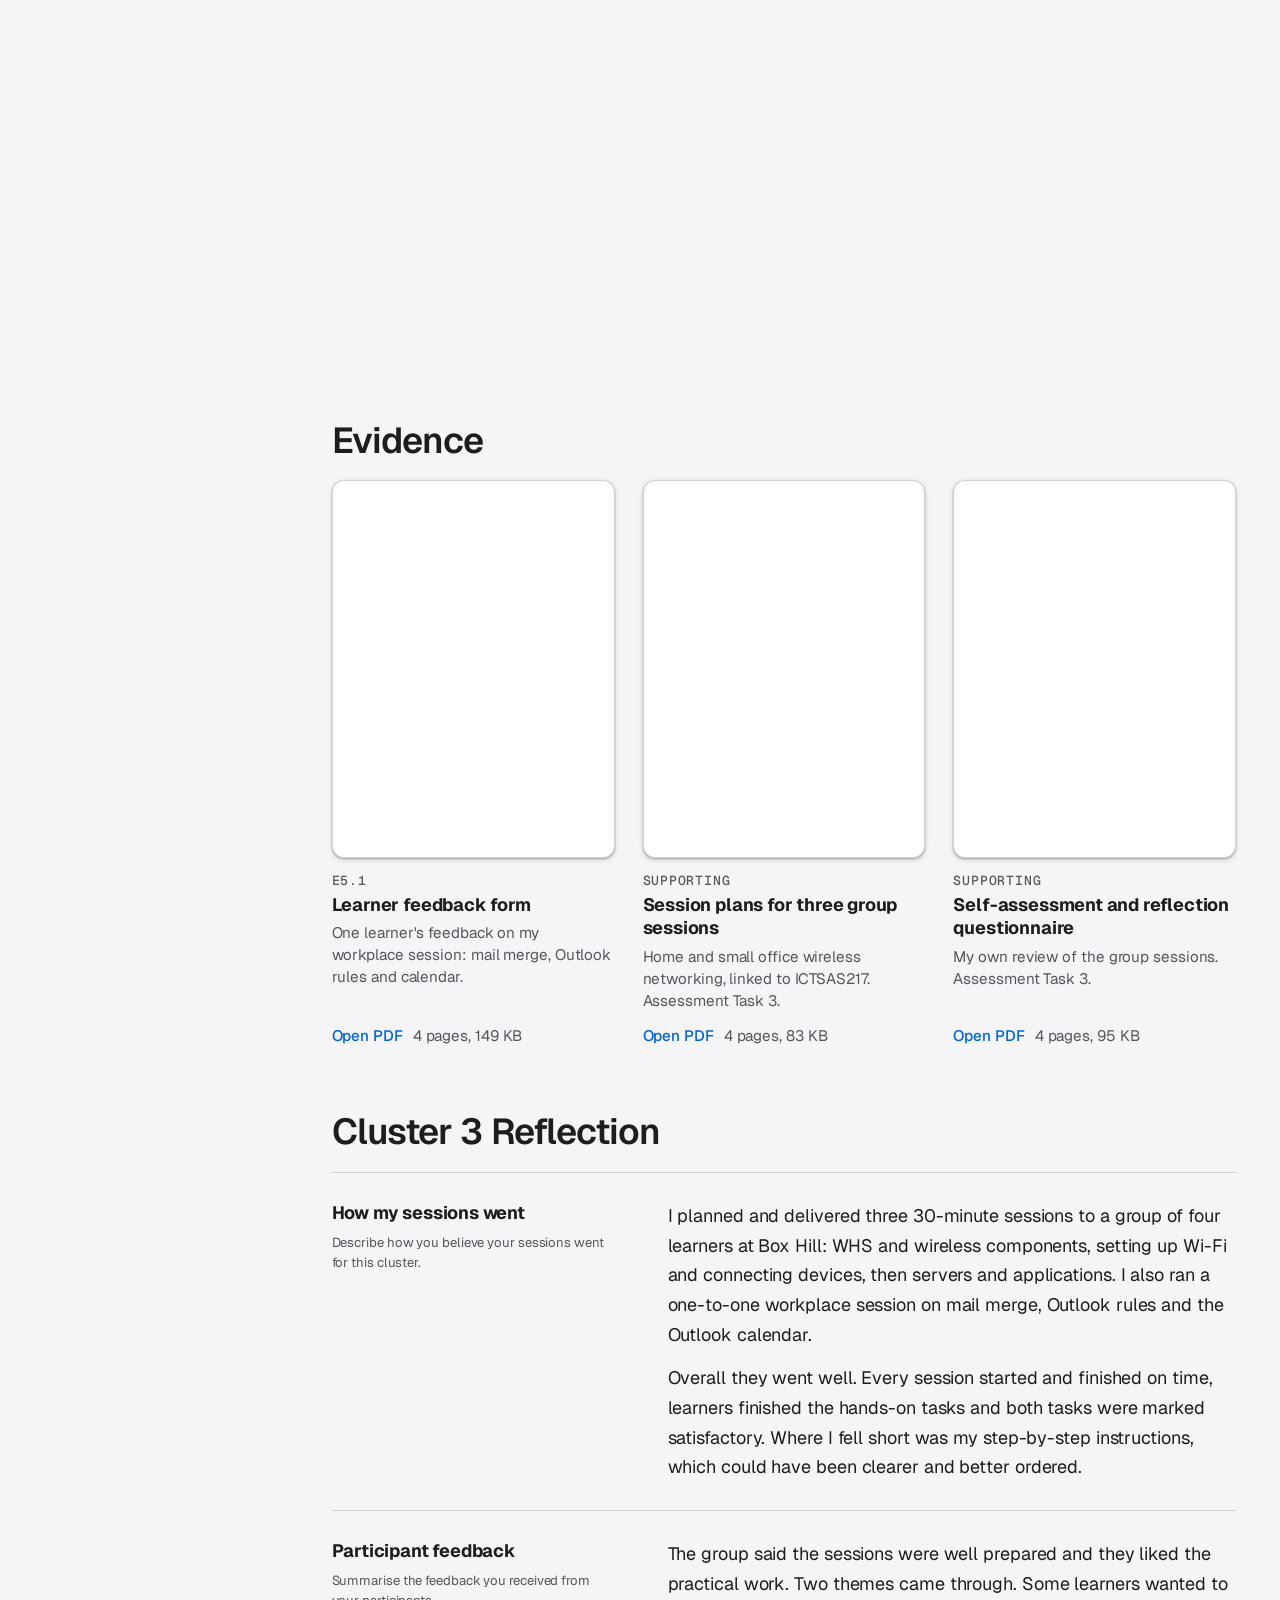
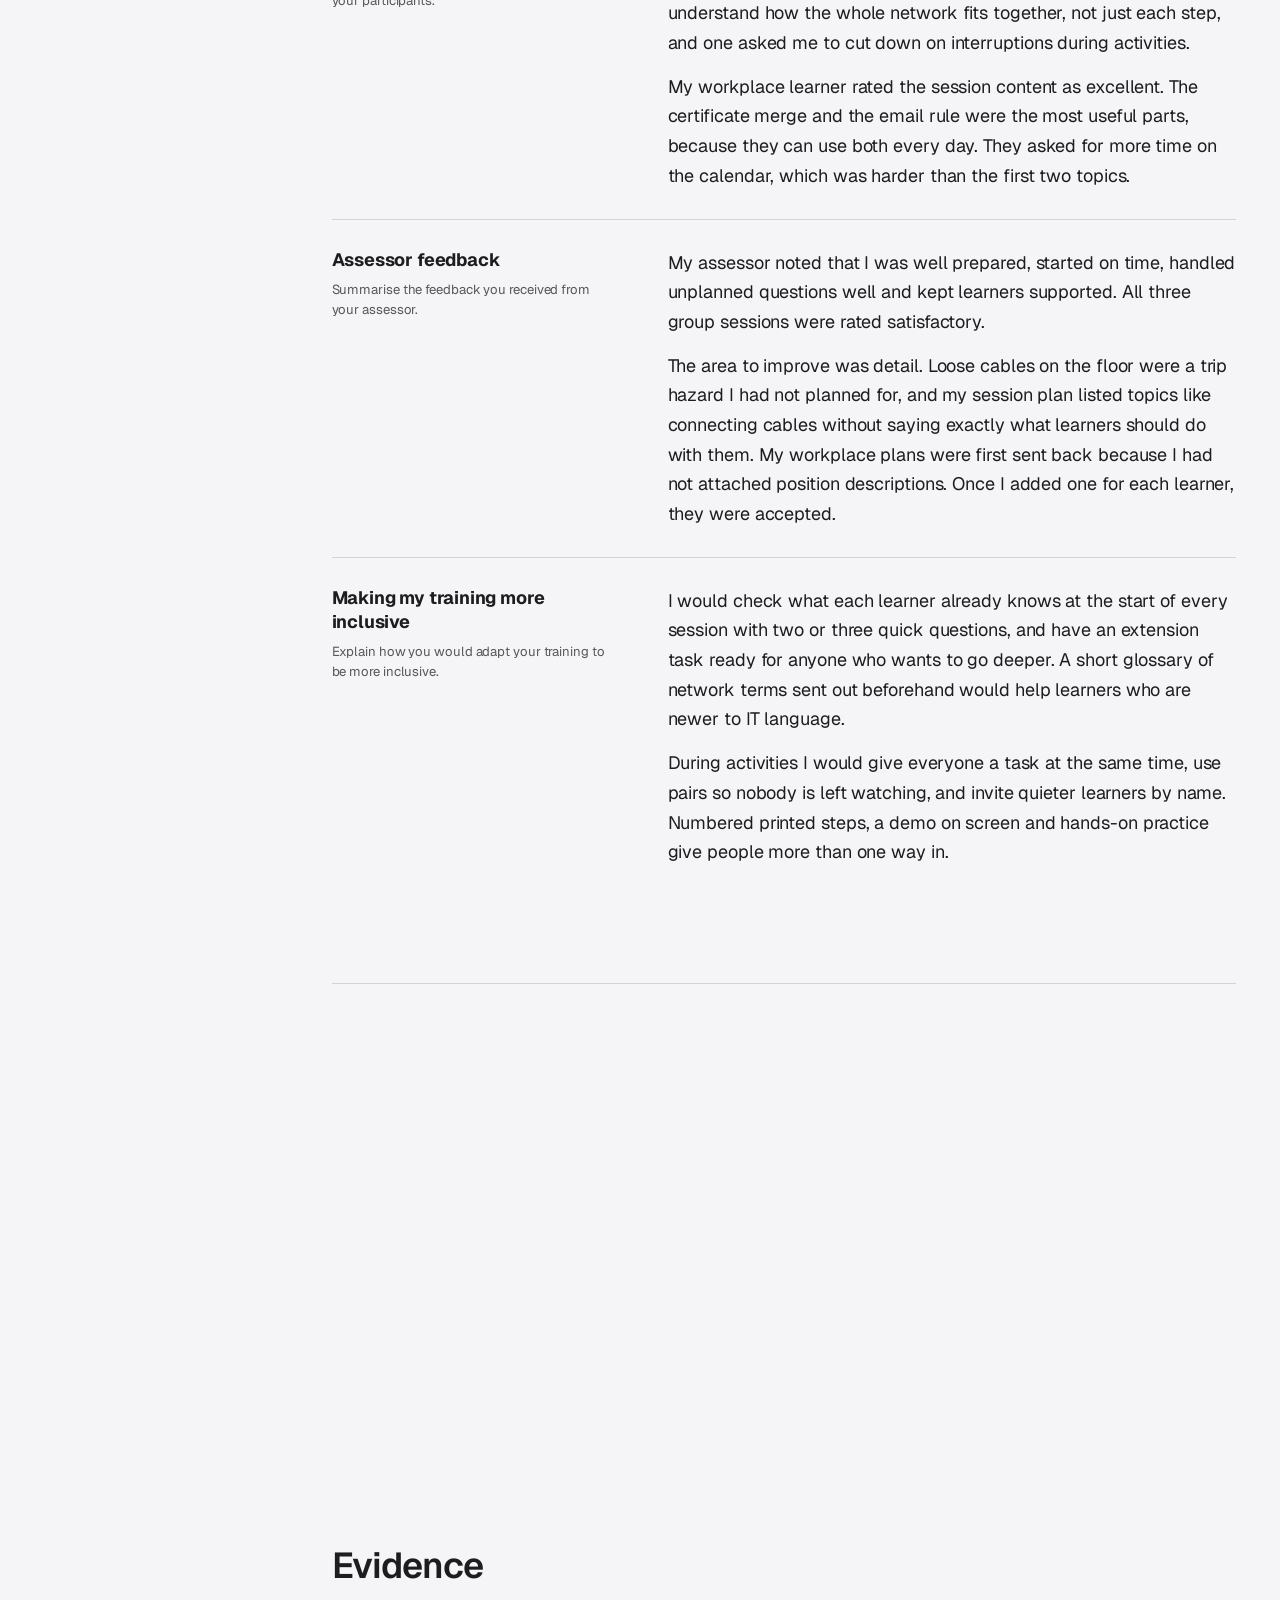
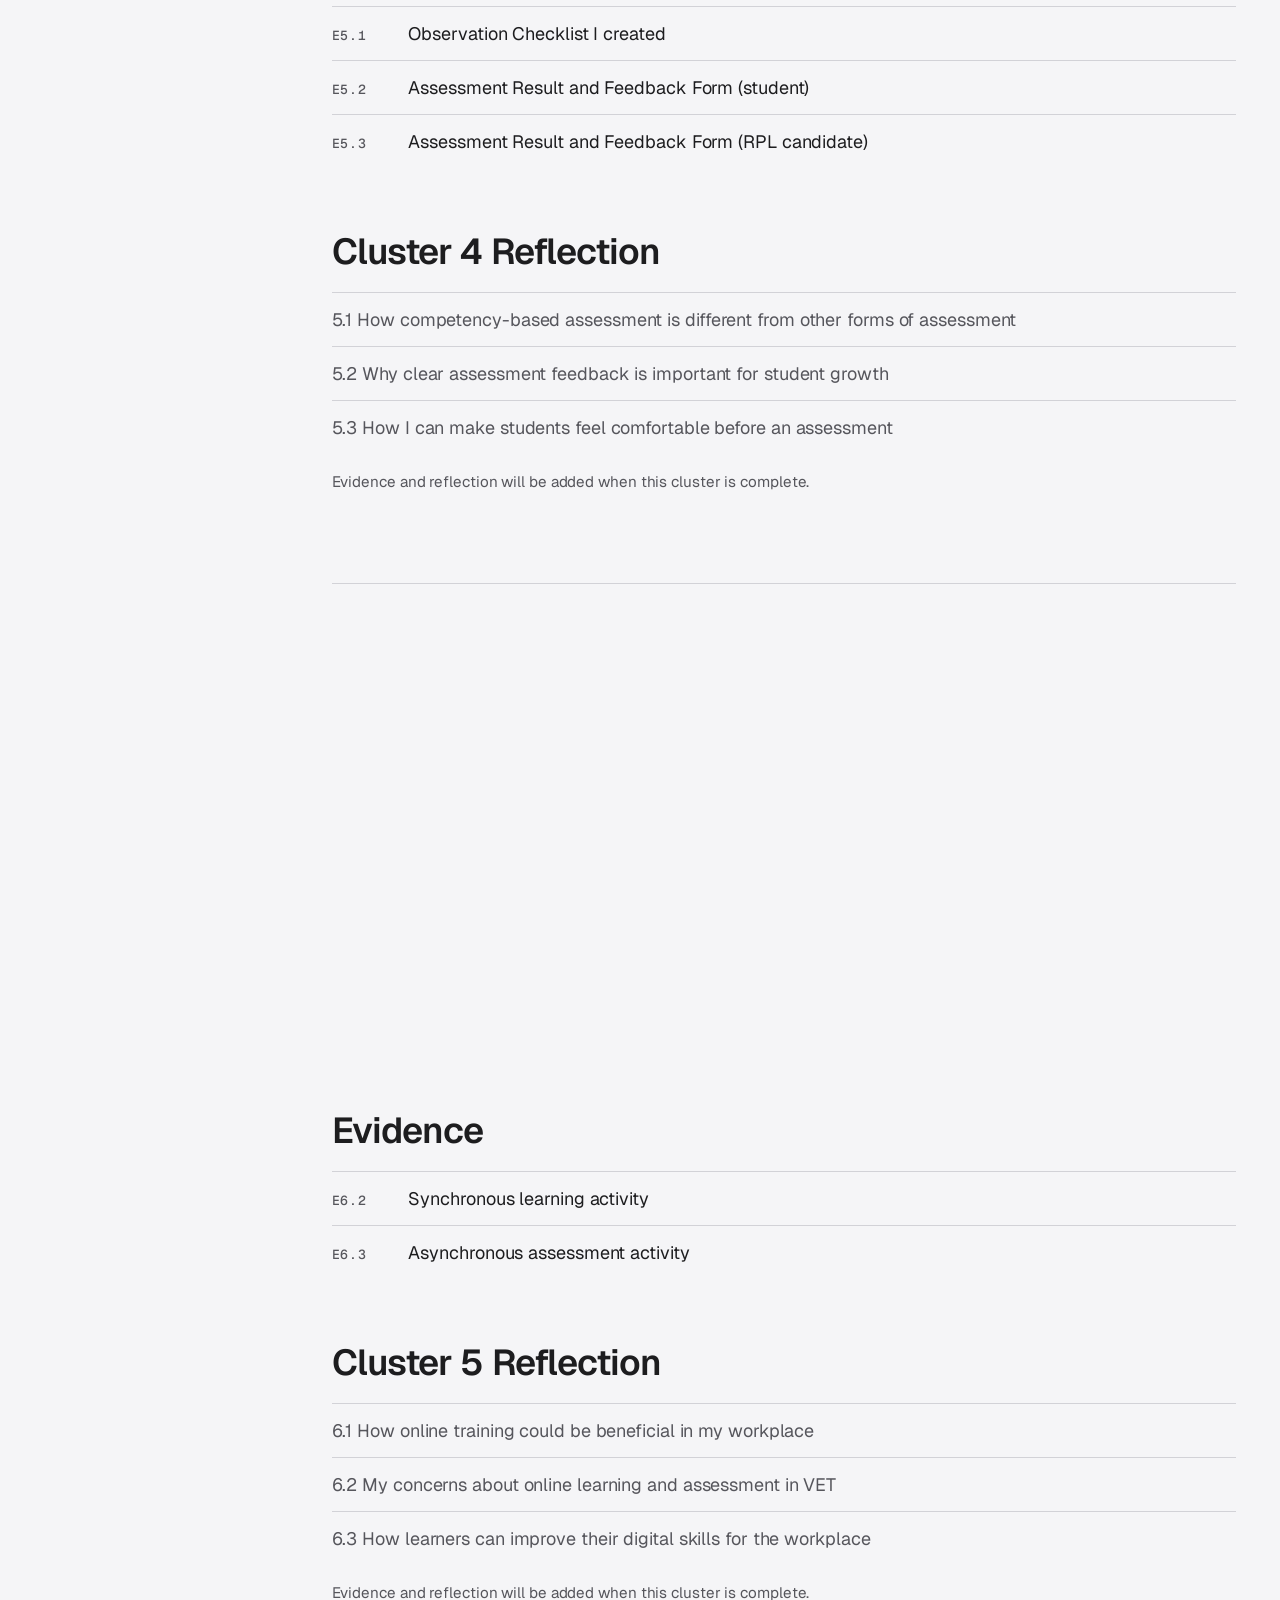
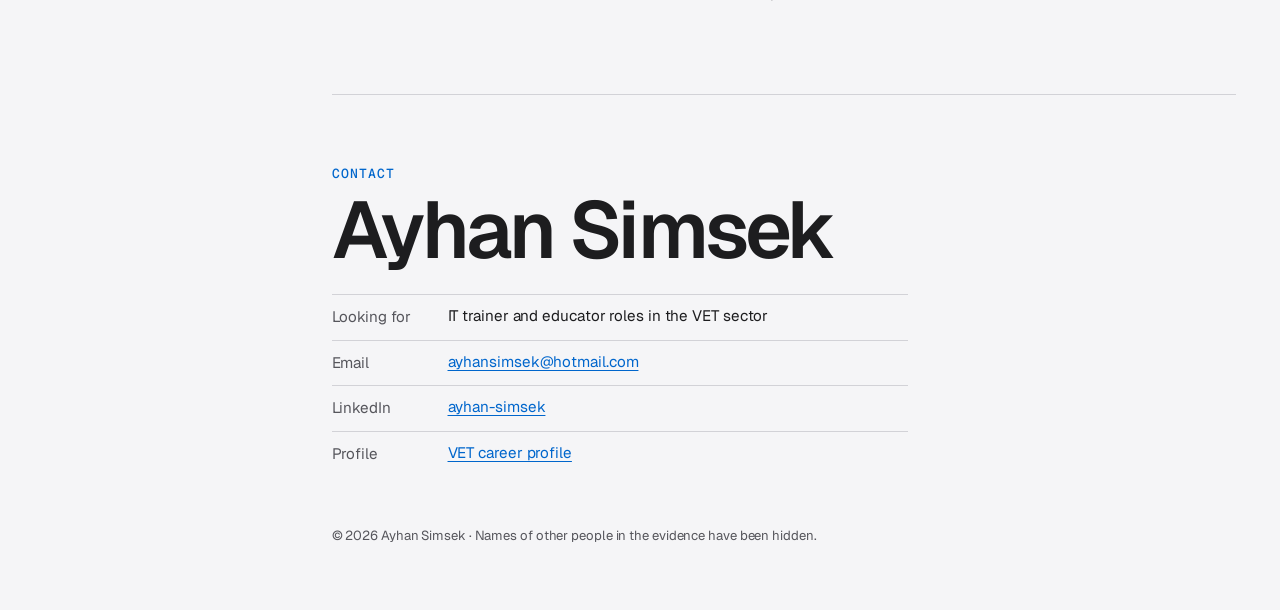
<file: cluster-3.html>
<!doctype html>
<html lang="en-AU">
<head>
<meta charset="utf-8">
<title>Moved · Ayhan Simsek</title>
<meta http-equiv="refresh" content="0; url=portfolio.html#cluster-3">
<link rel="canonical" href="portfolio.html#cluster-3">
</head>
<body><p>This page has moved to <a href="portfolio.html#cluster-3">portfolio.html#cluster-3</a>.</p></body>
</html>
</file>
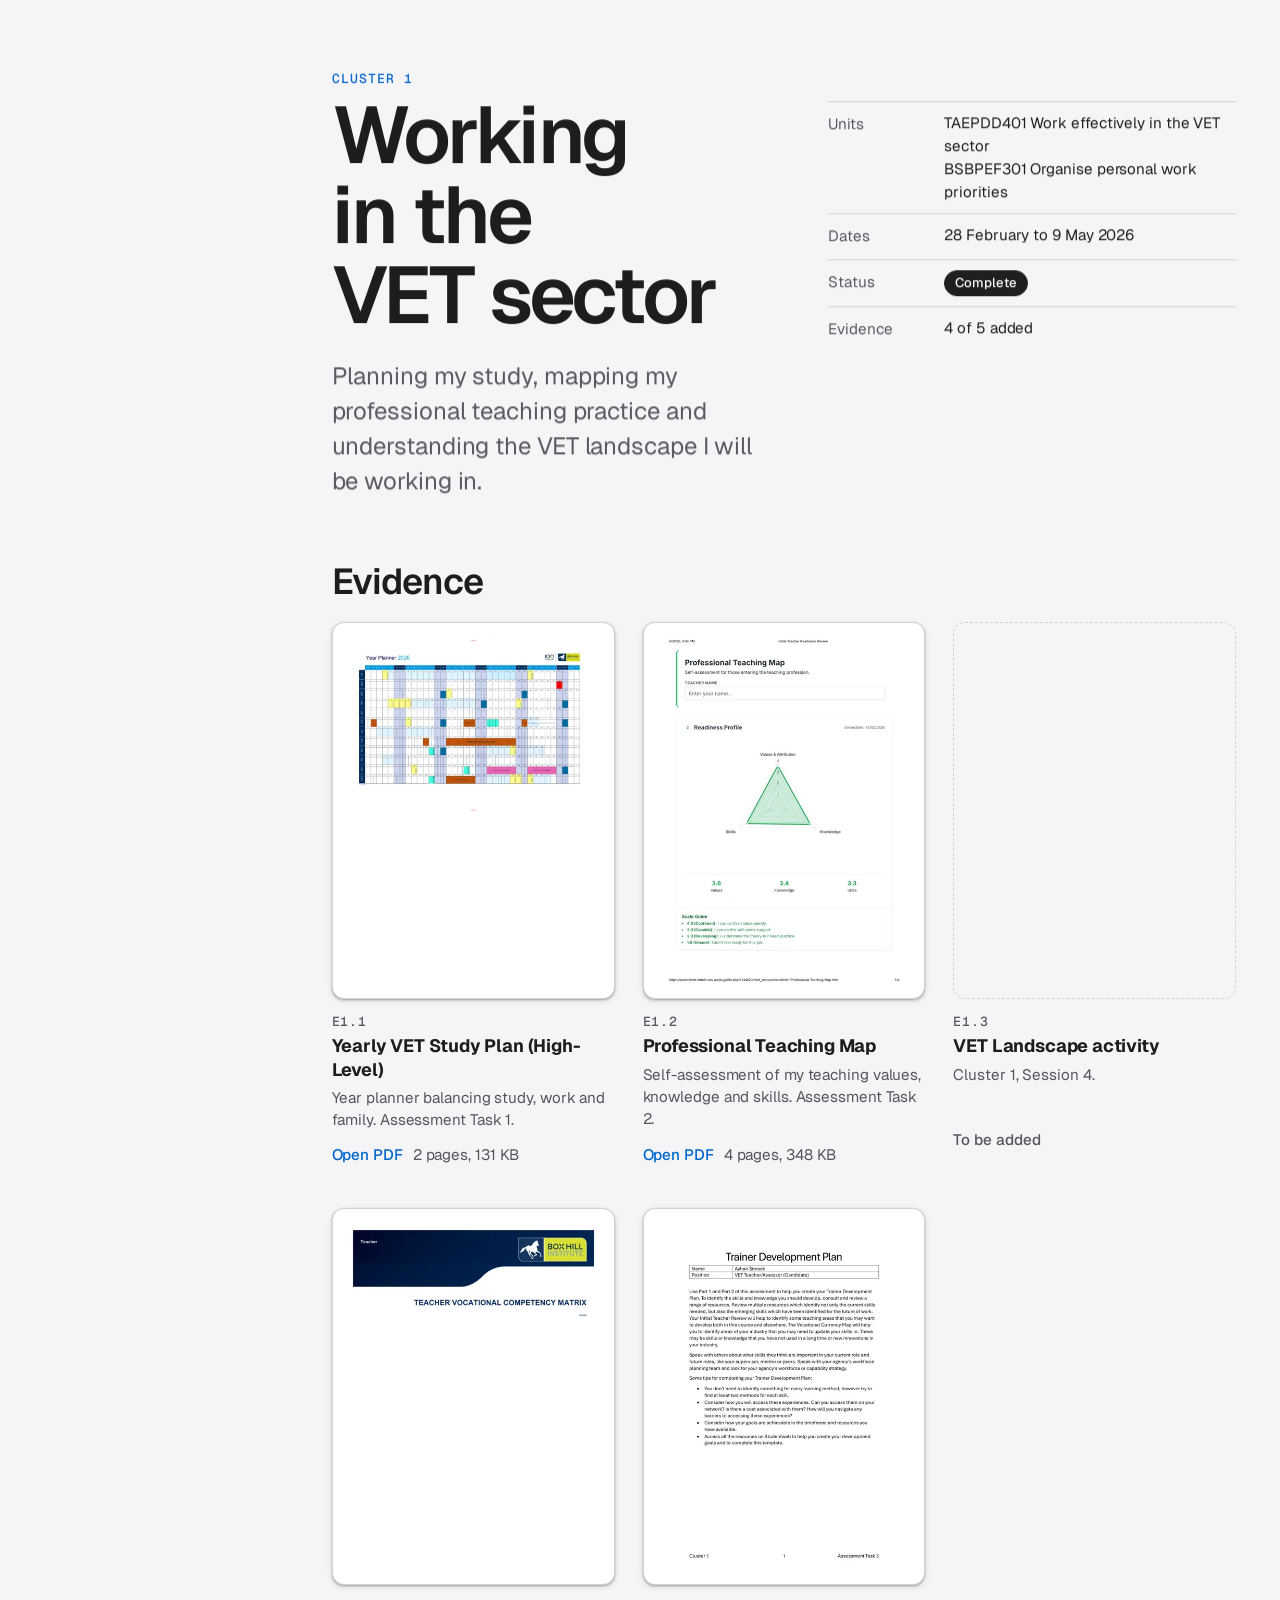
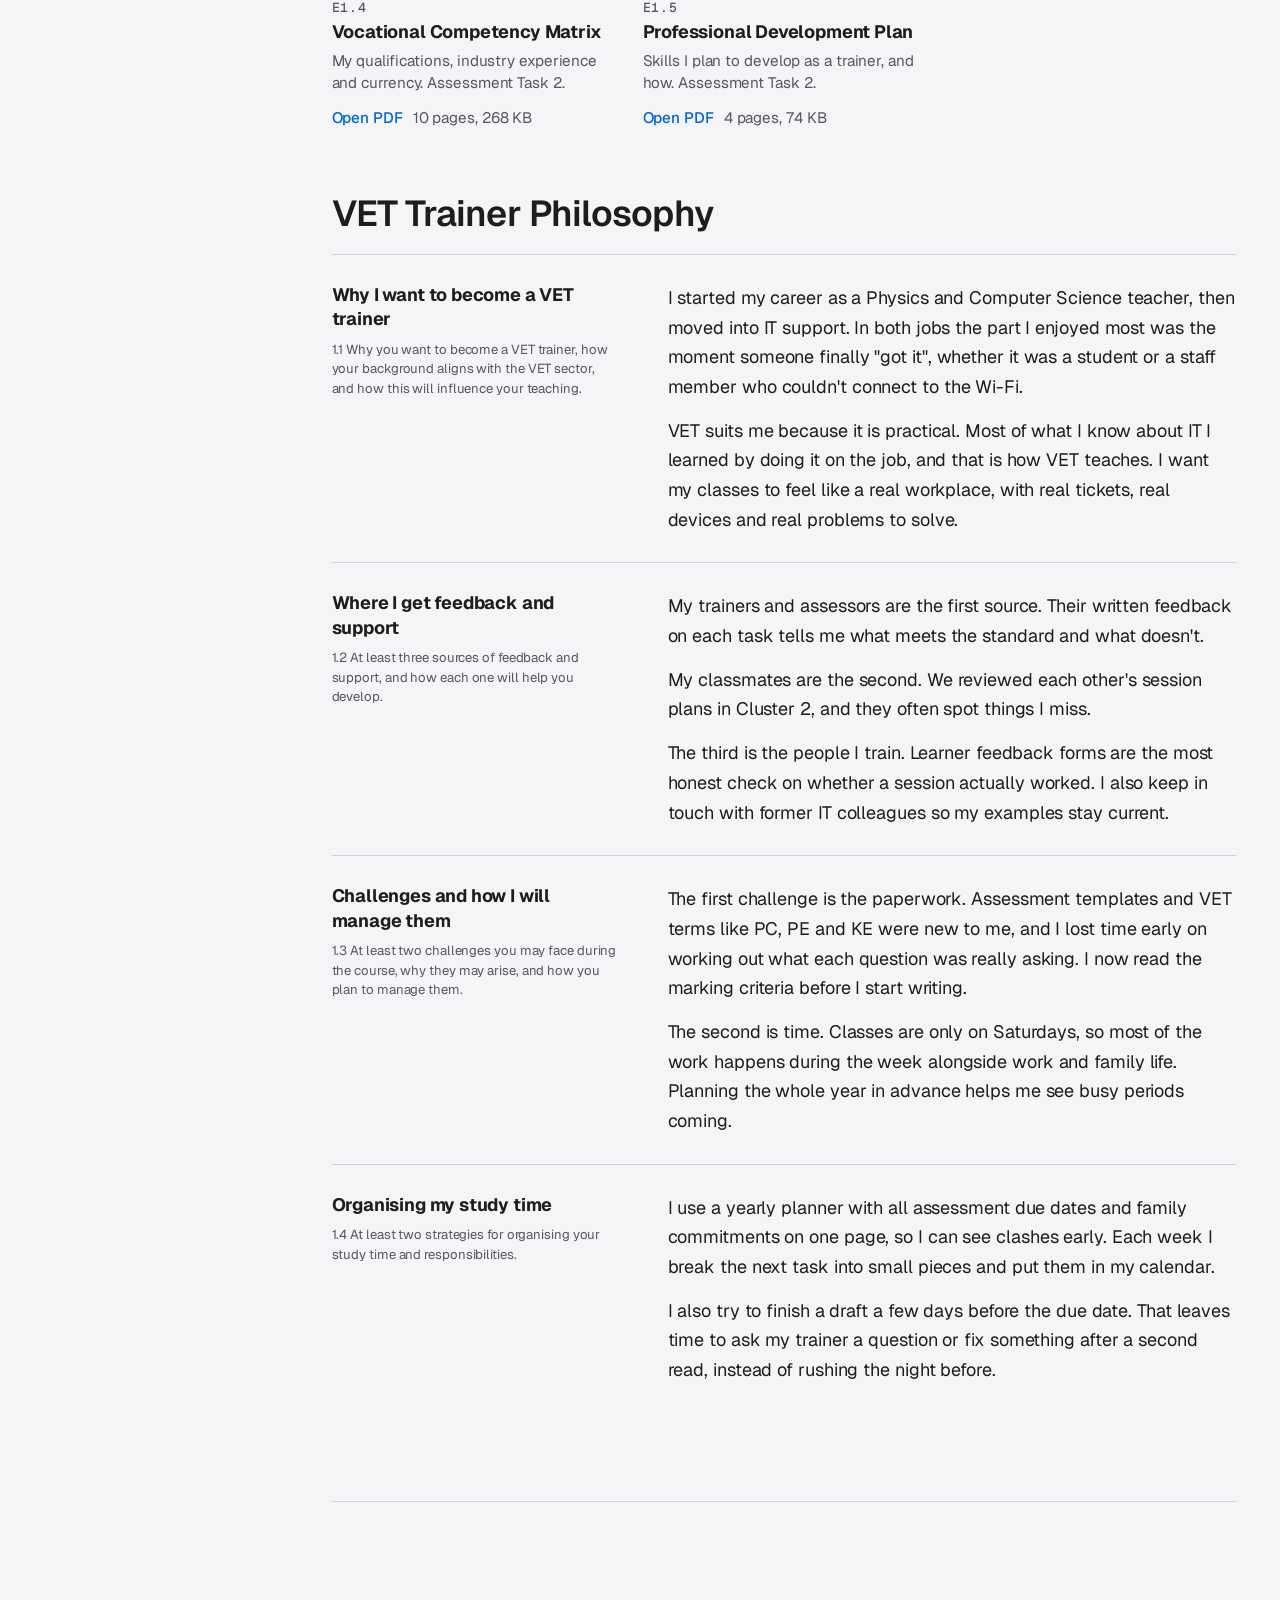
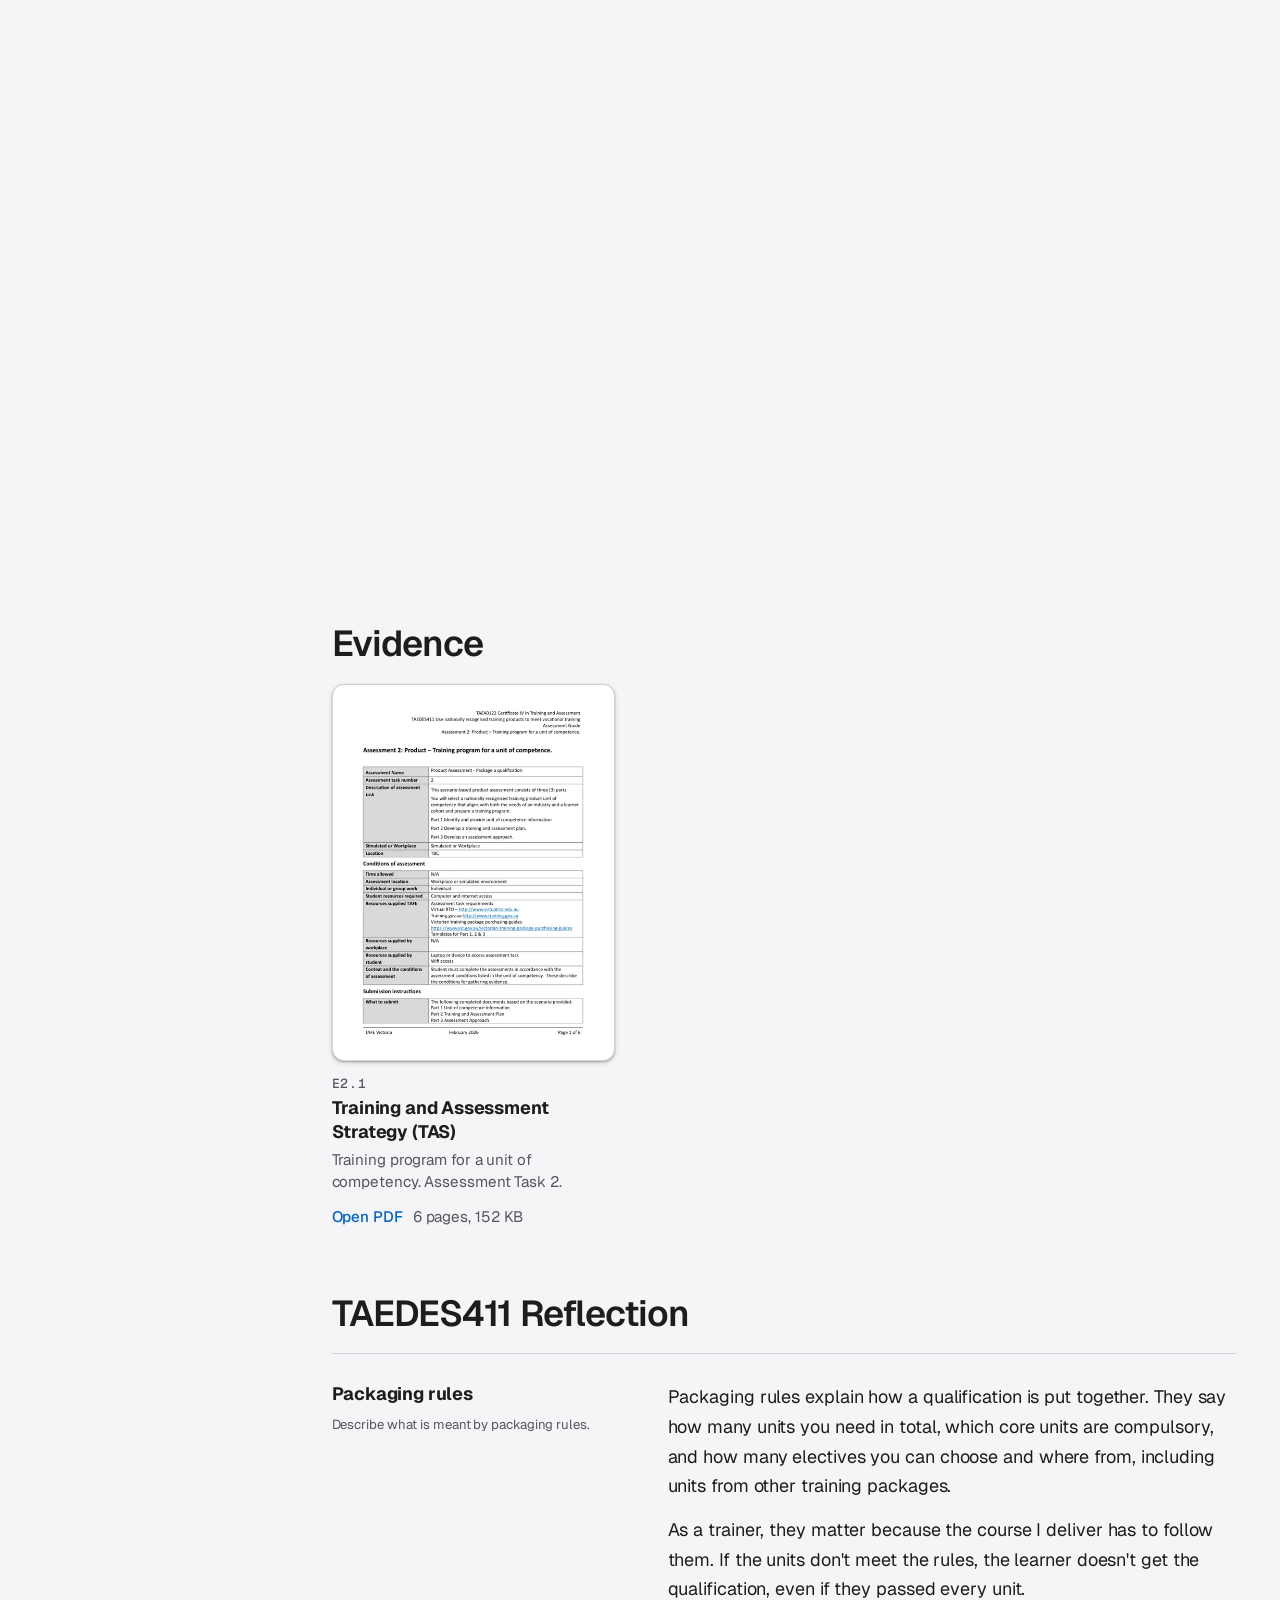
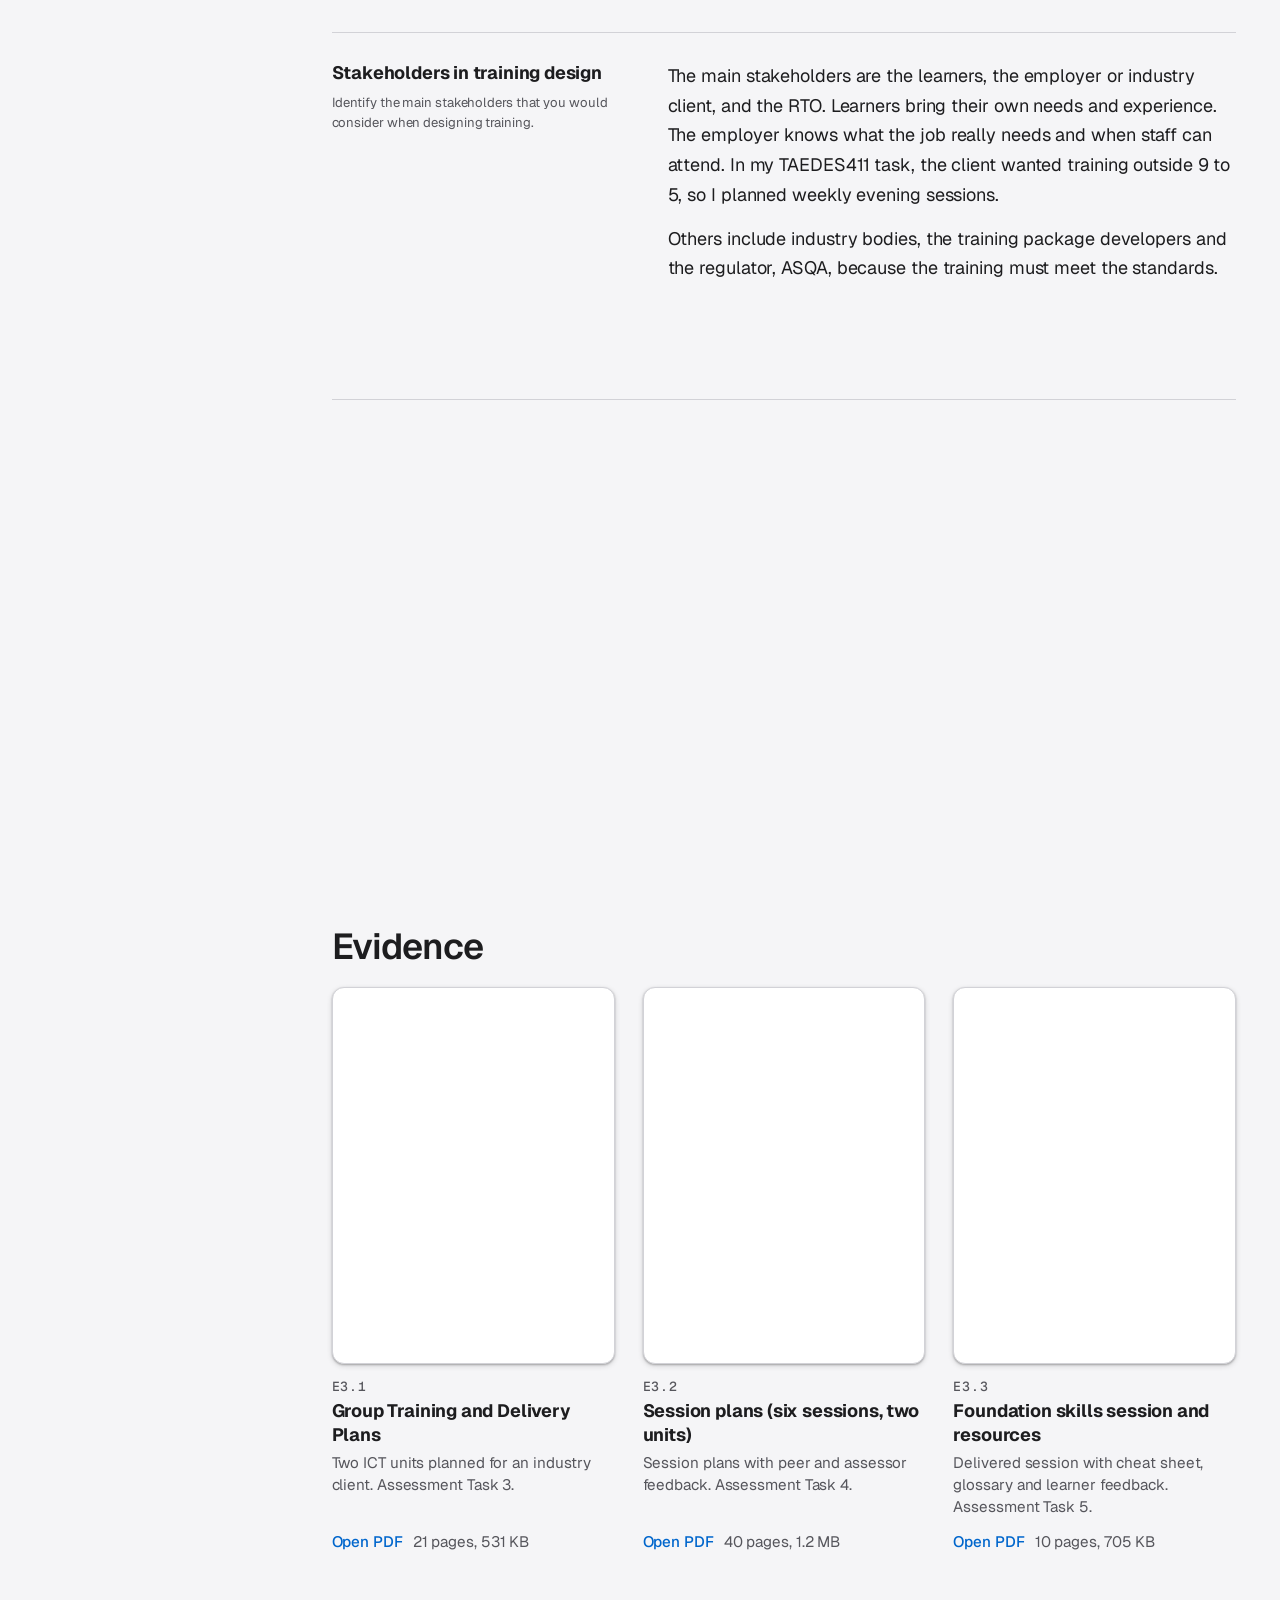
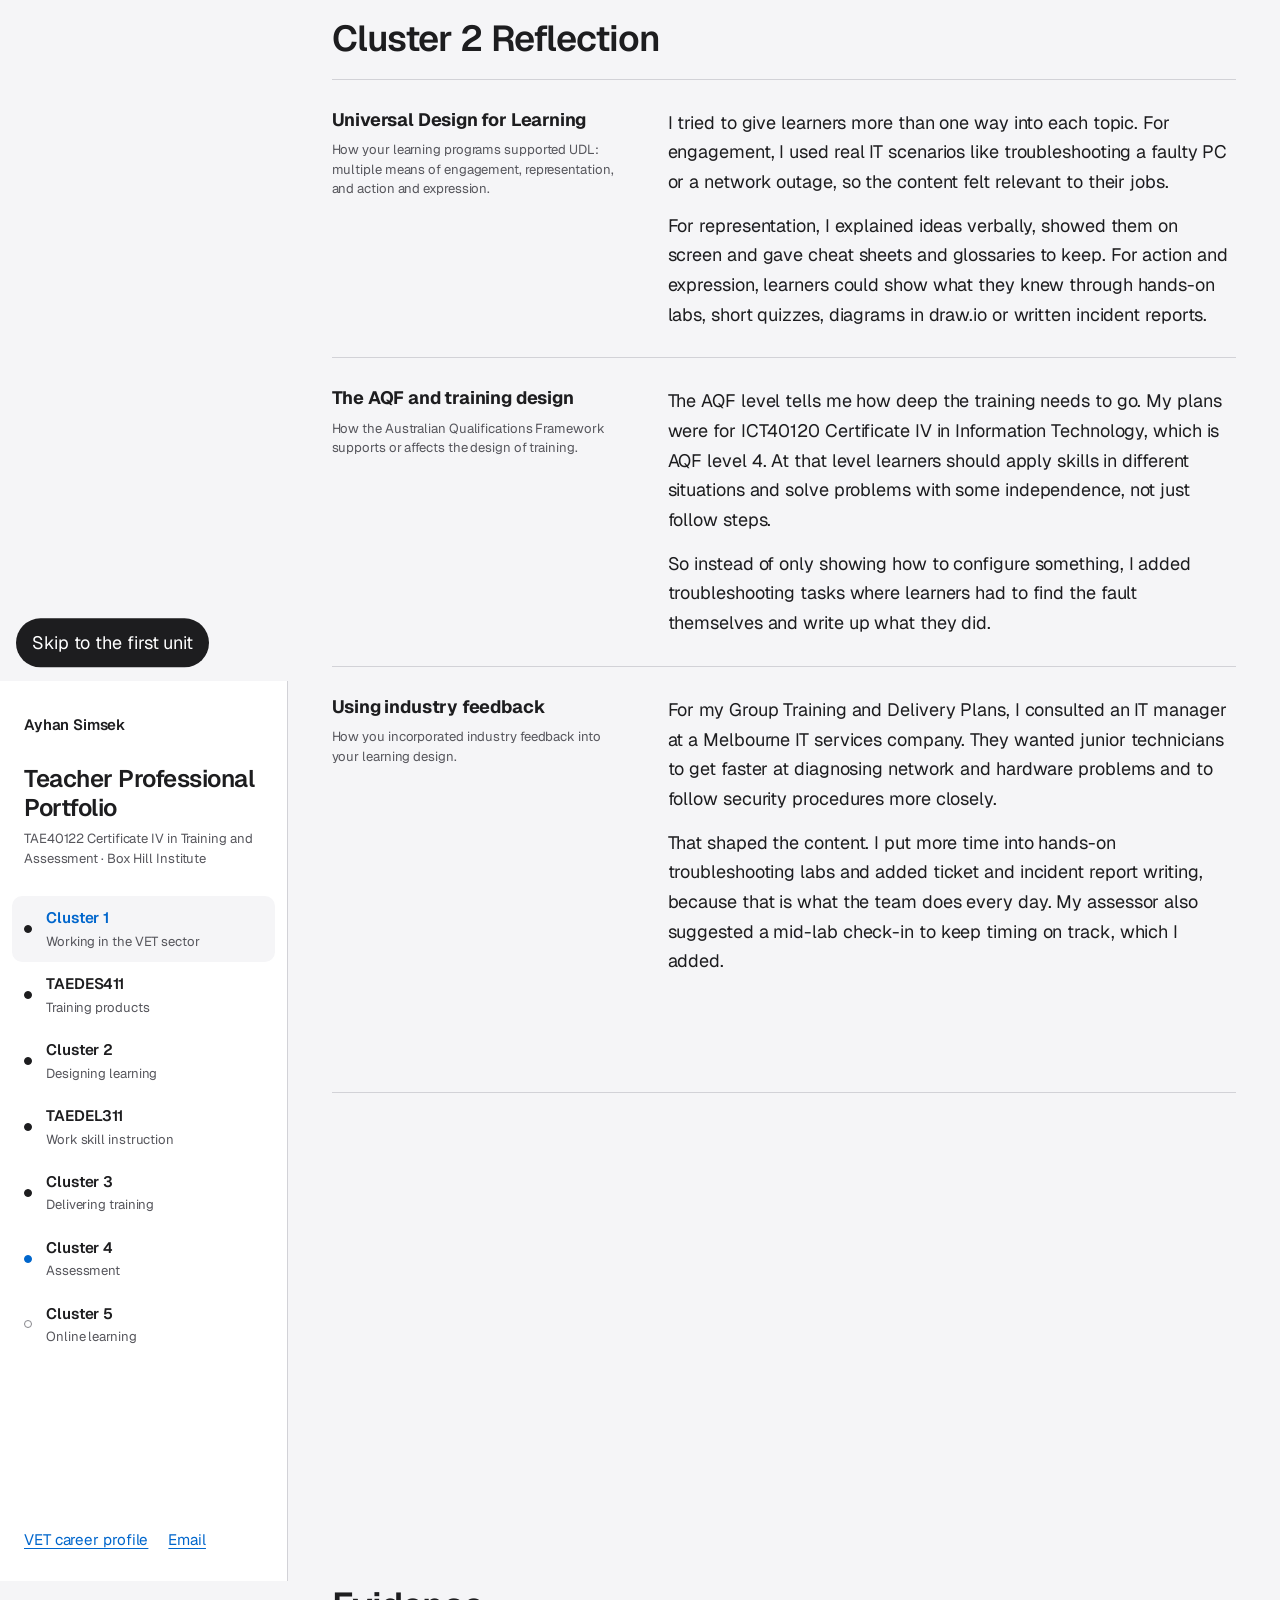
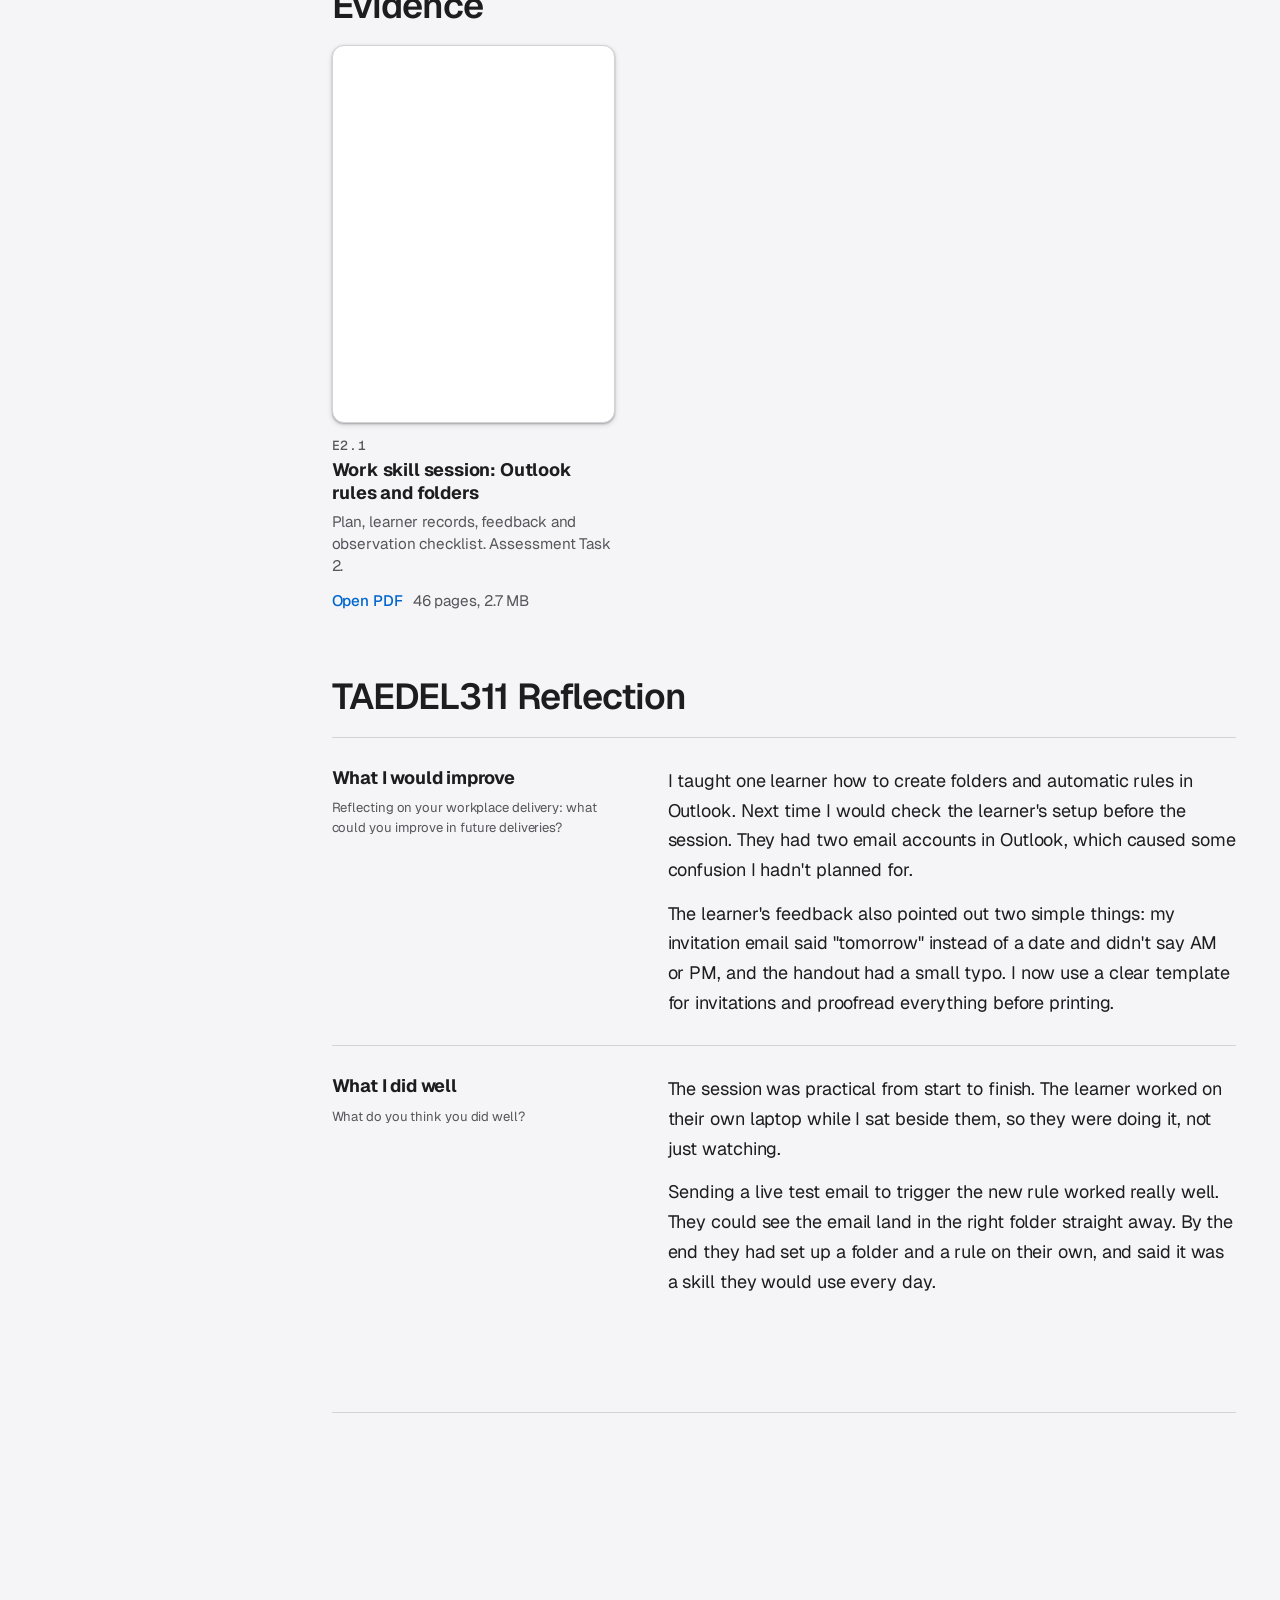
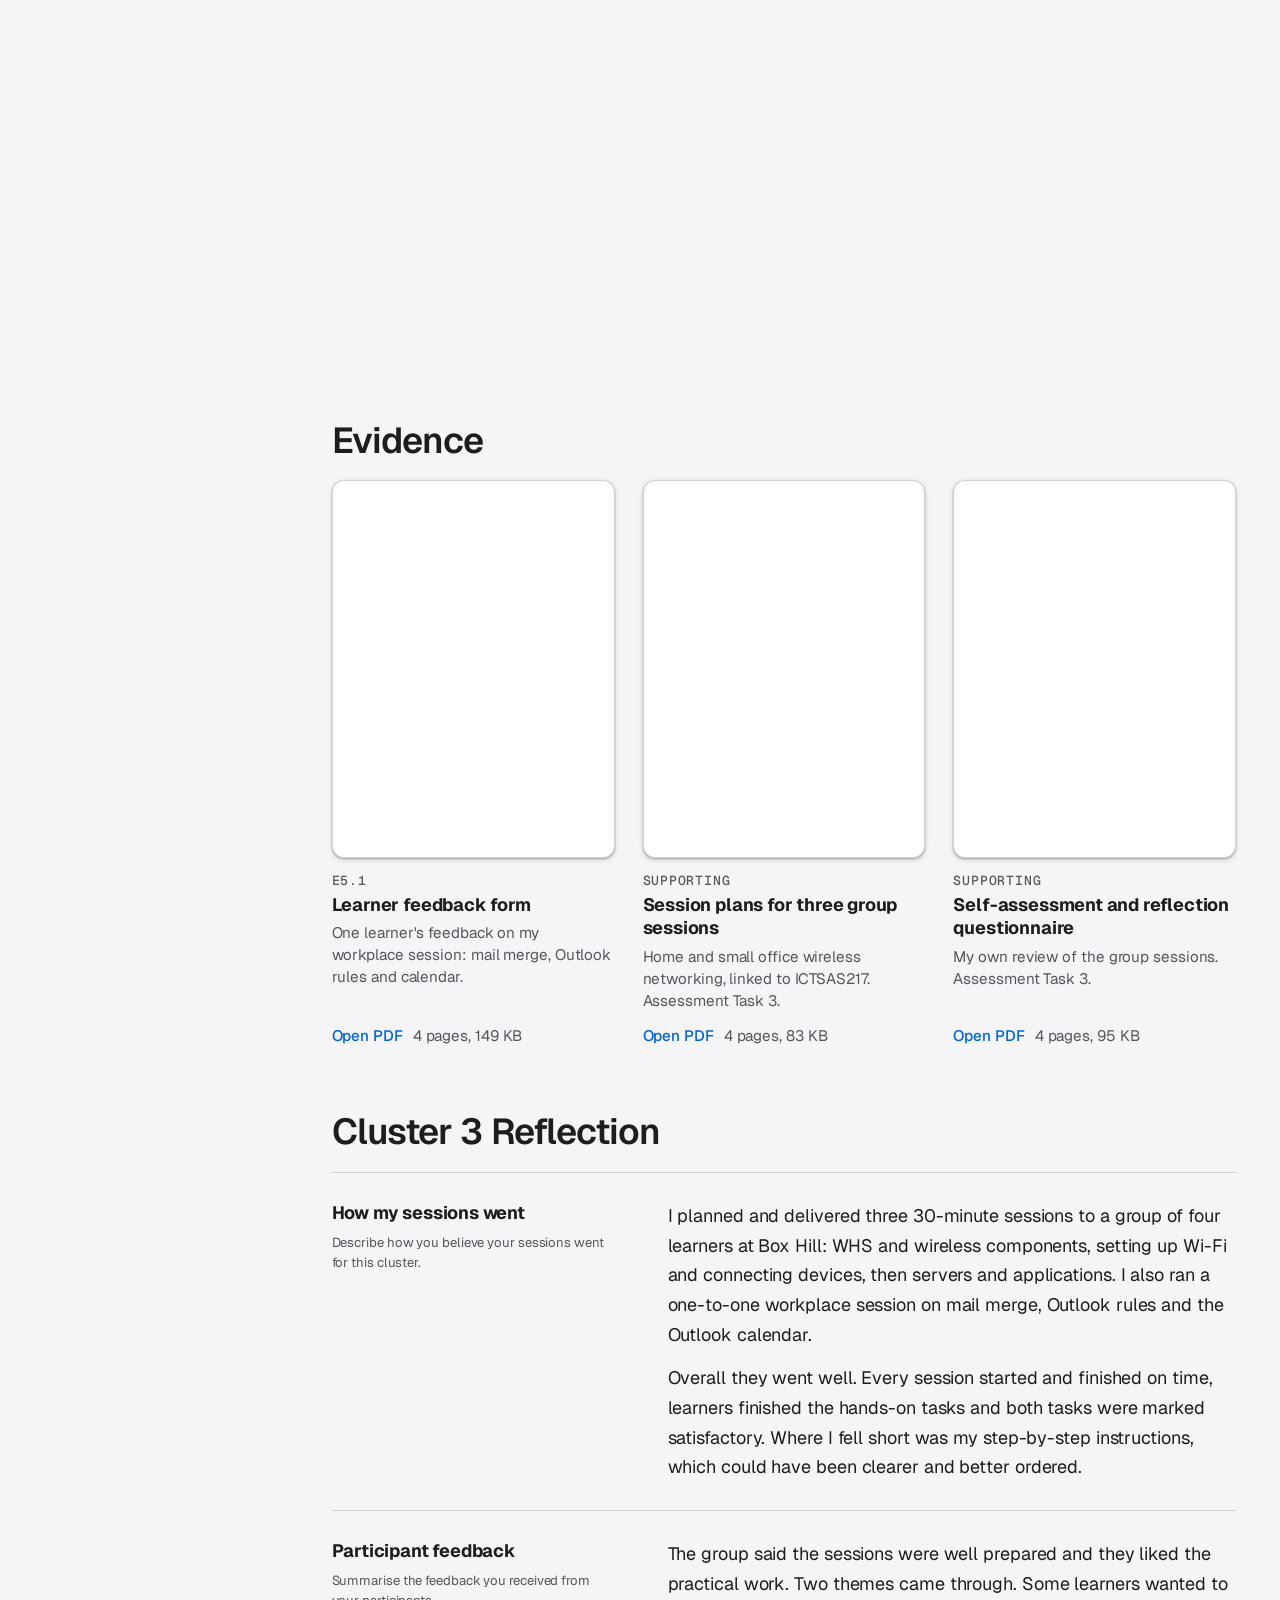
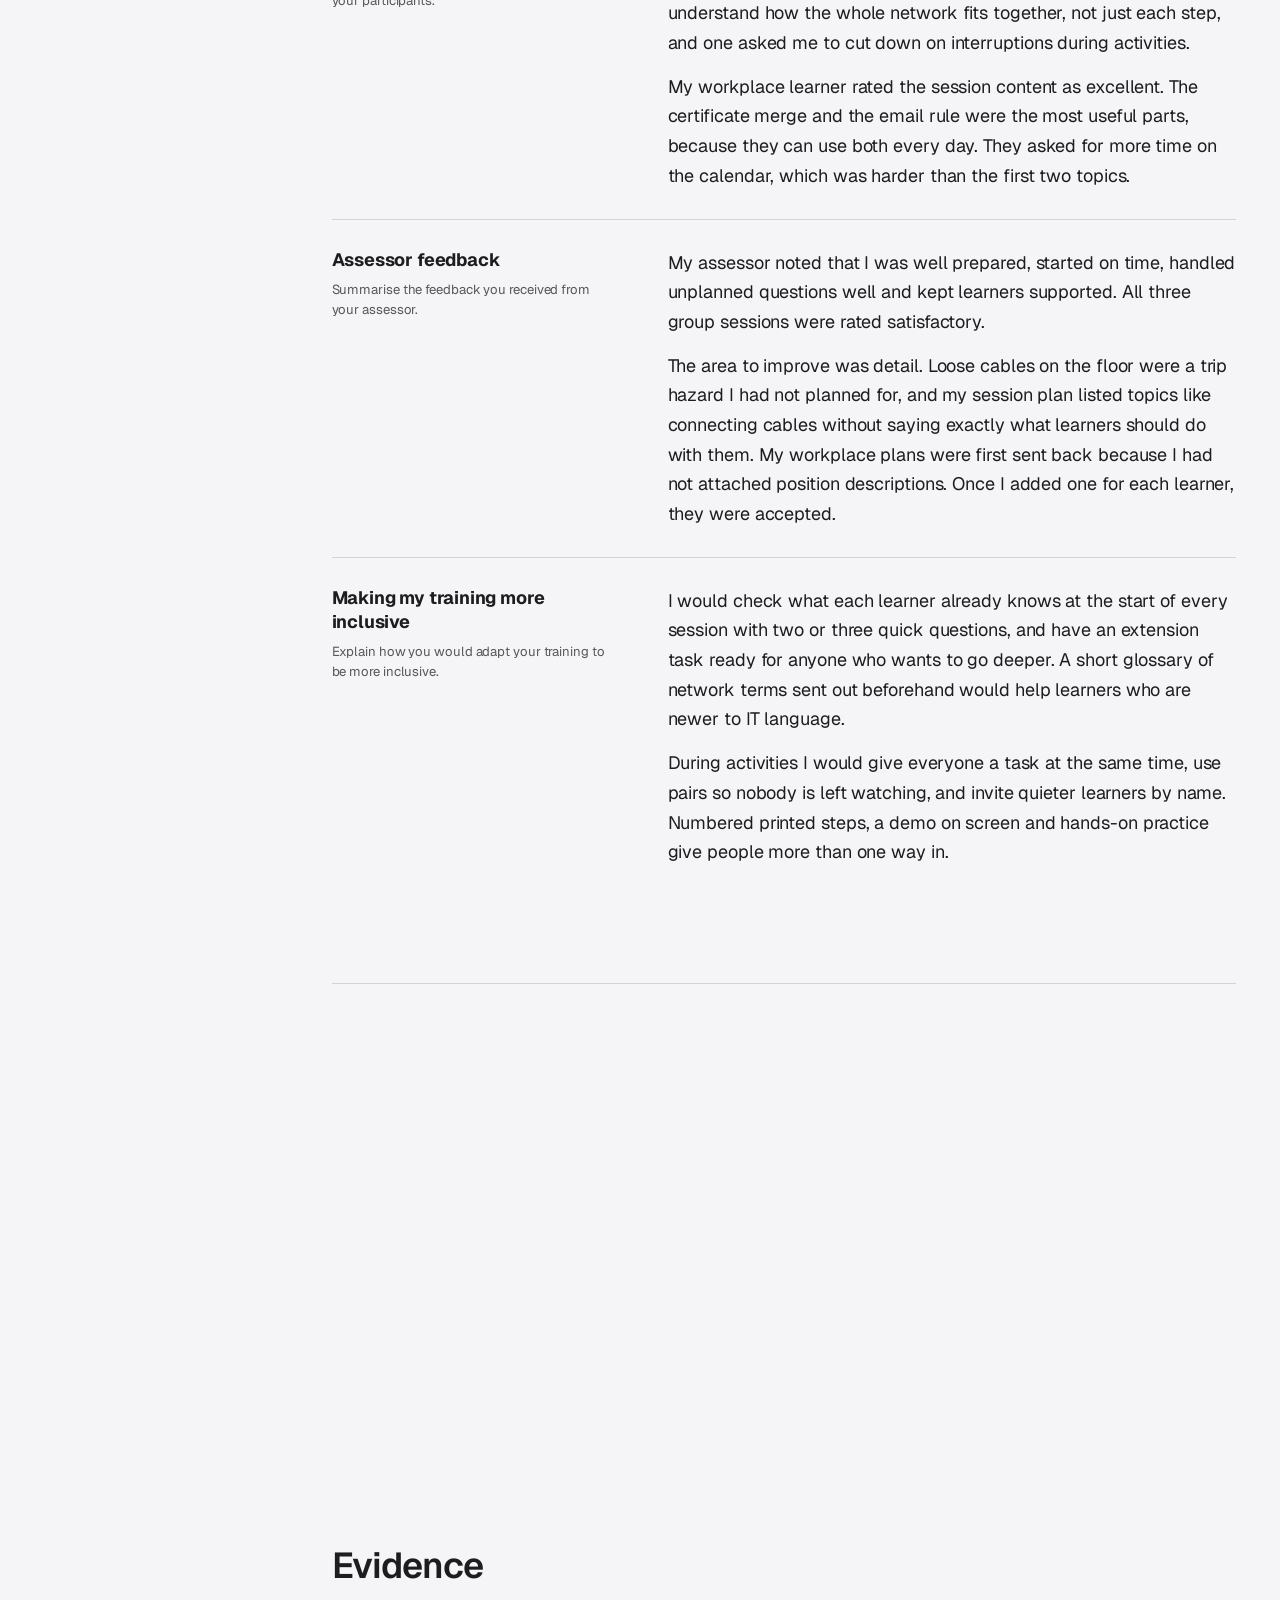
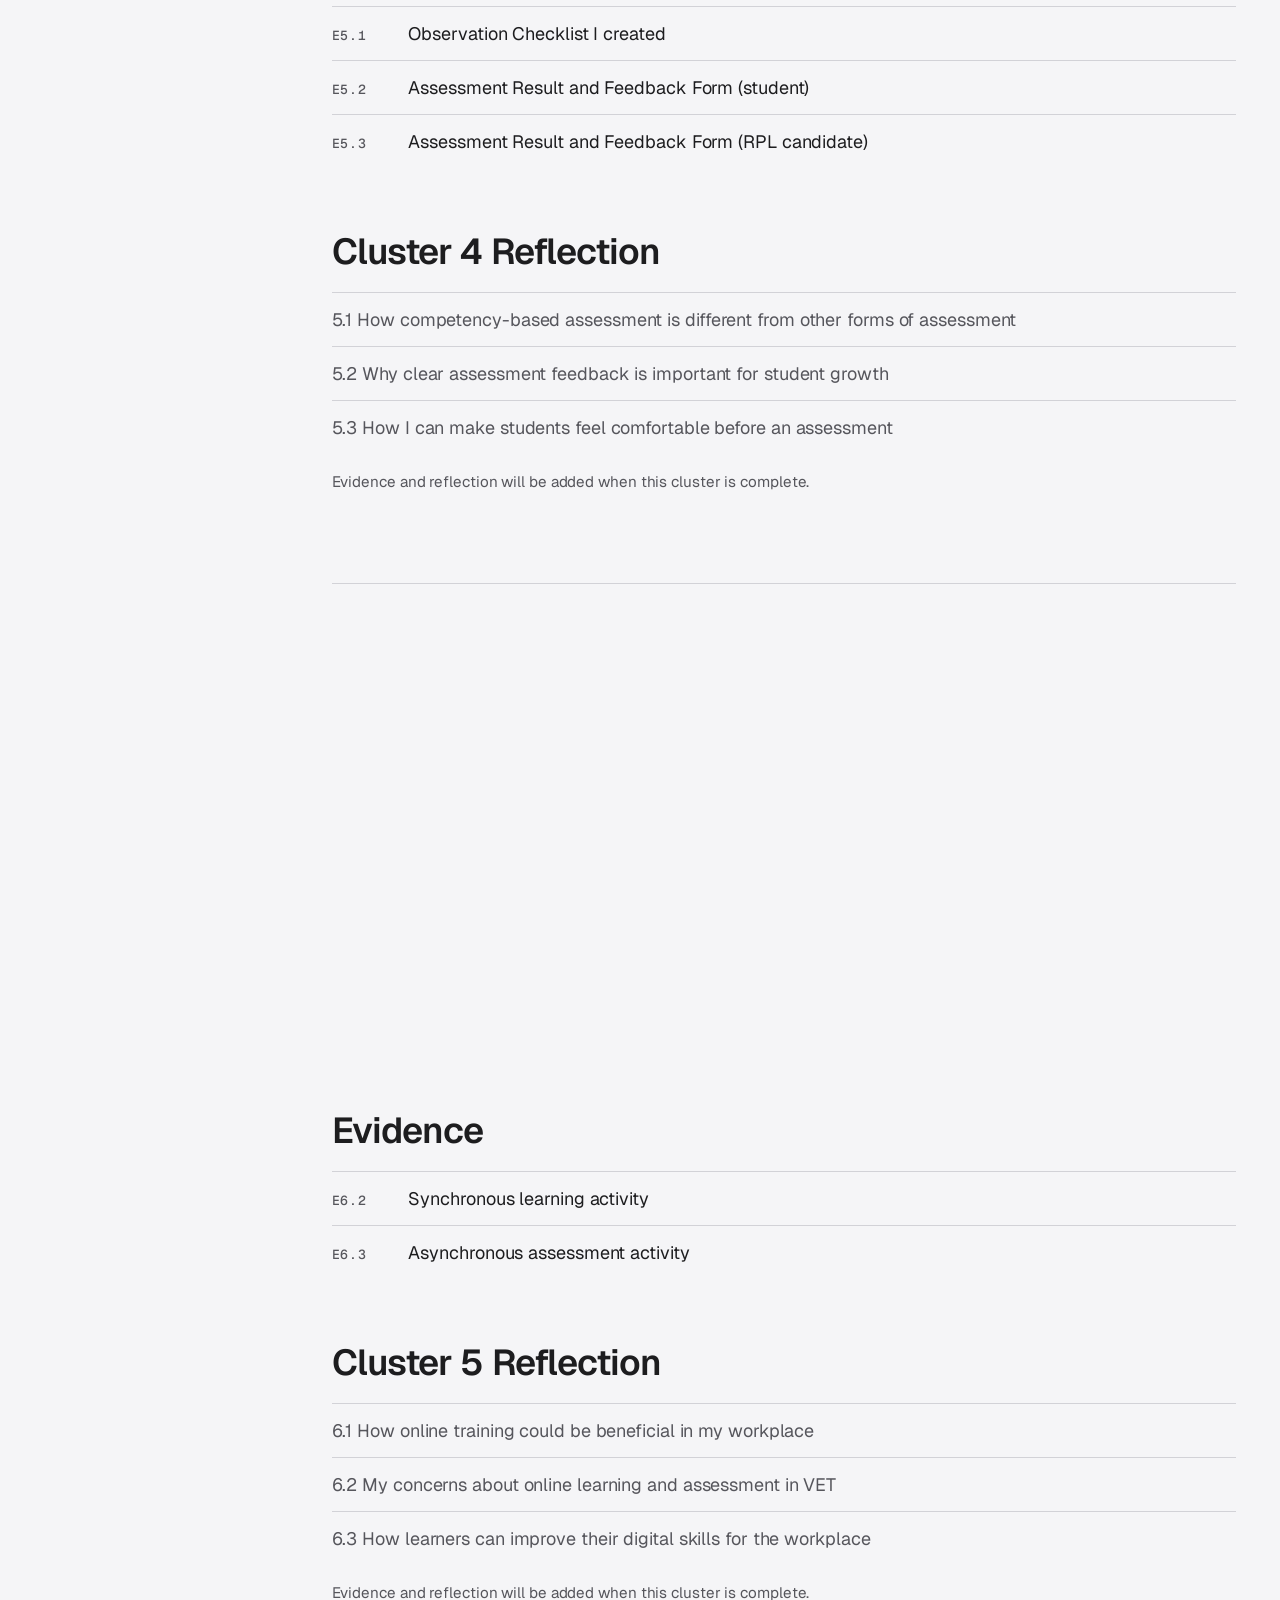
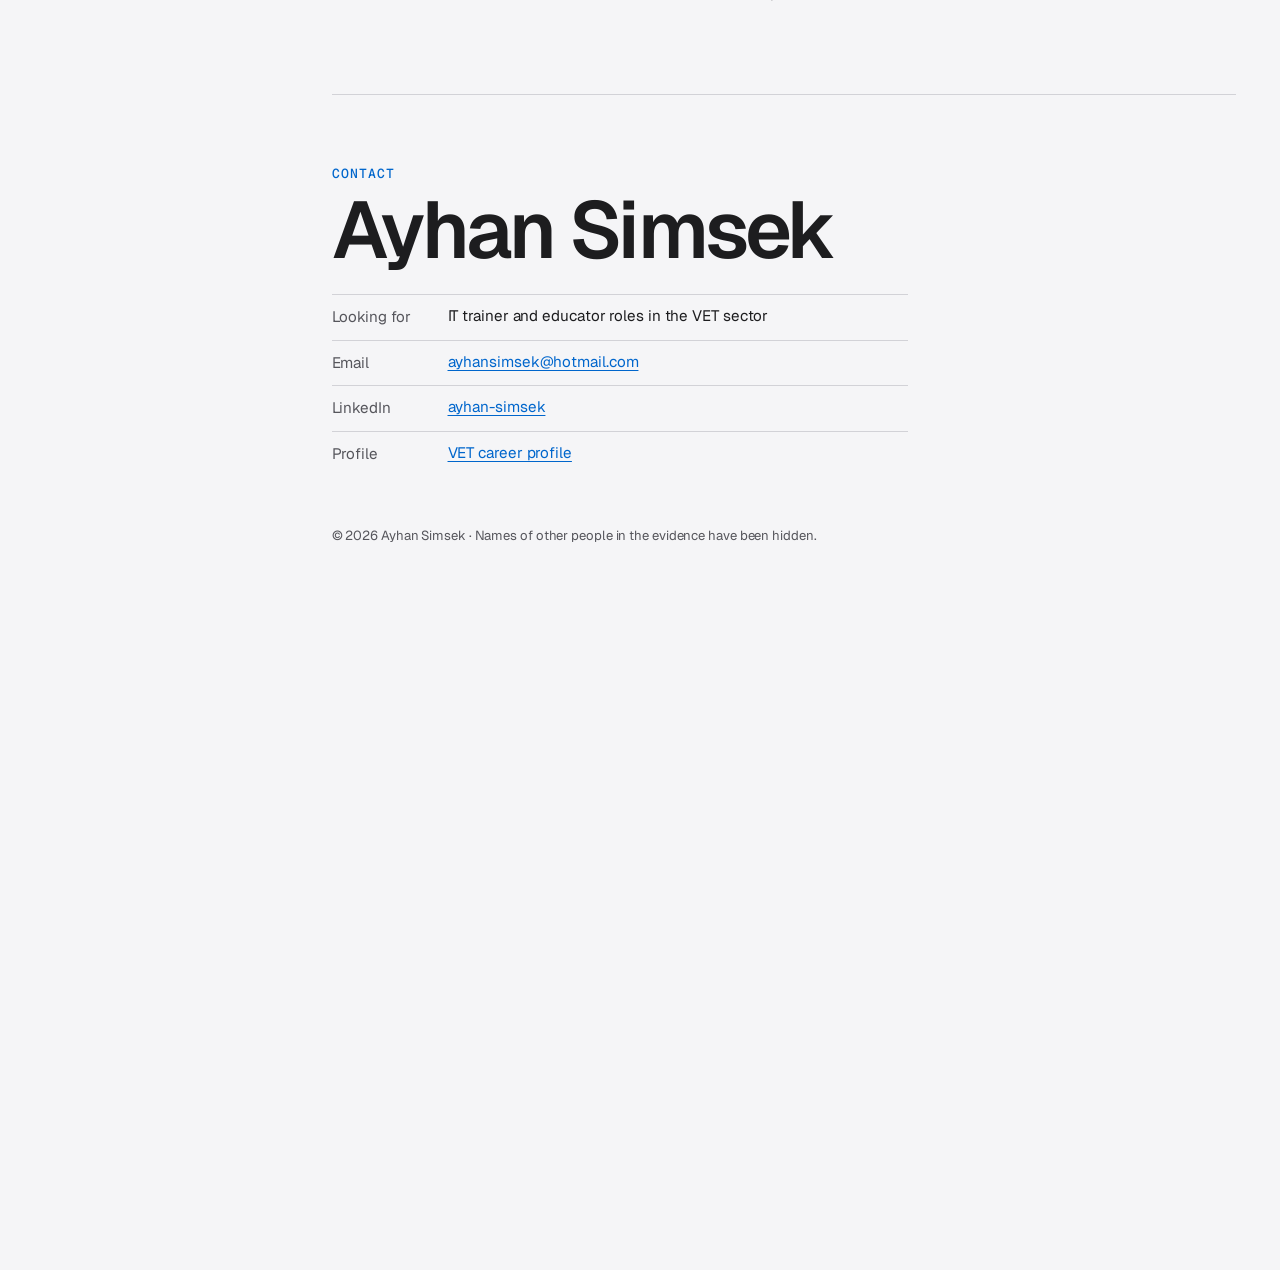
<file: cluster-4.html>
<!doctype html>
<html lang="en-AU">
<head>
<meta charset="utf-8">
<title>Moved · Ayhan Simsek</title>
<meta http-equiv="refresh" content="0; url=portfolio.html#cluster-4">
<link rel="canonical" href="portfolio.html#cluster-4">
</head>
<body><p>This page has moved to <a href="portfolio.html#cluster-4">portfolio.html#cluster-4</a>.</p></body>
</html>
</file>
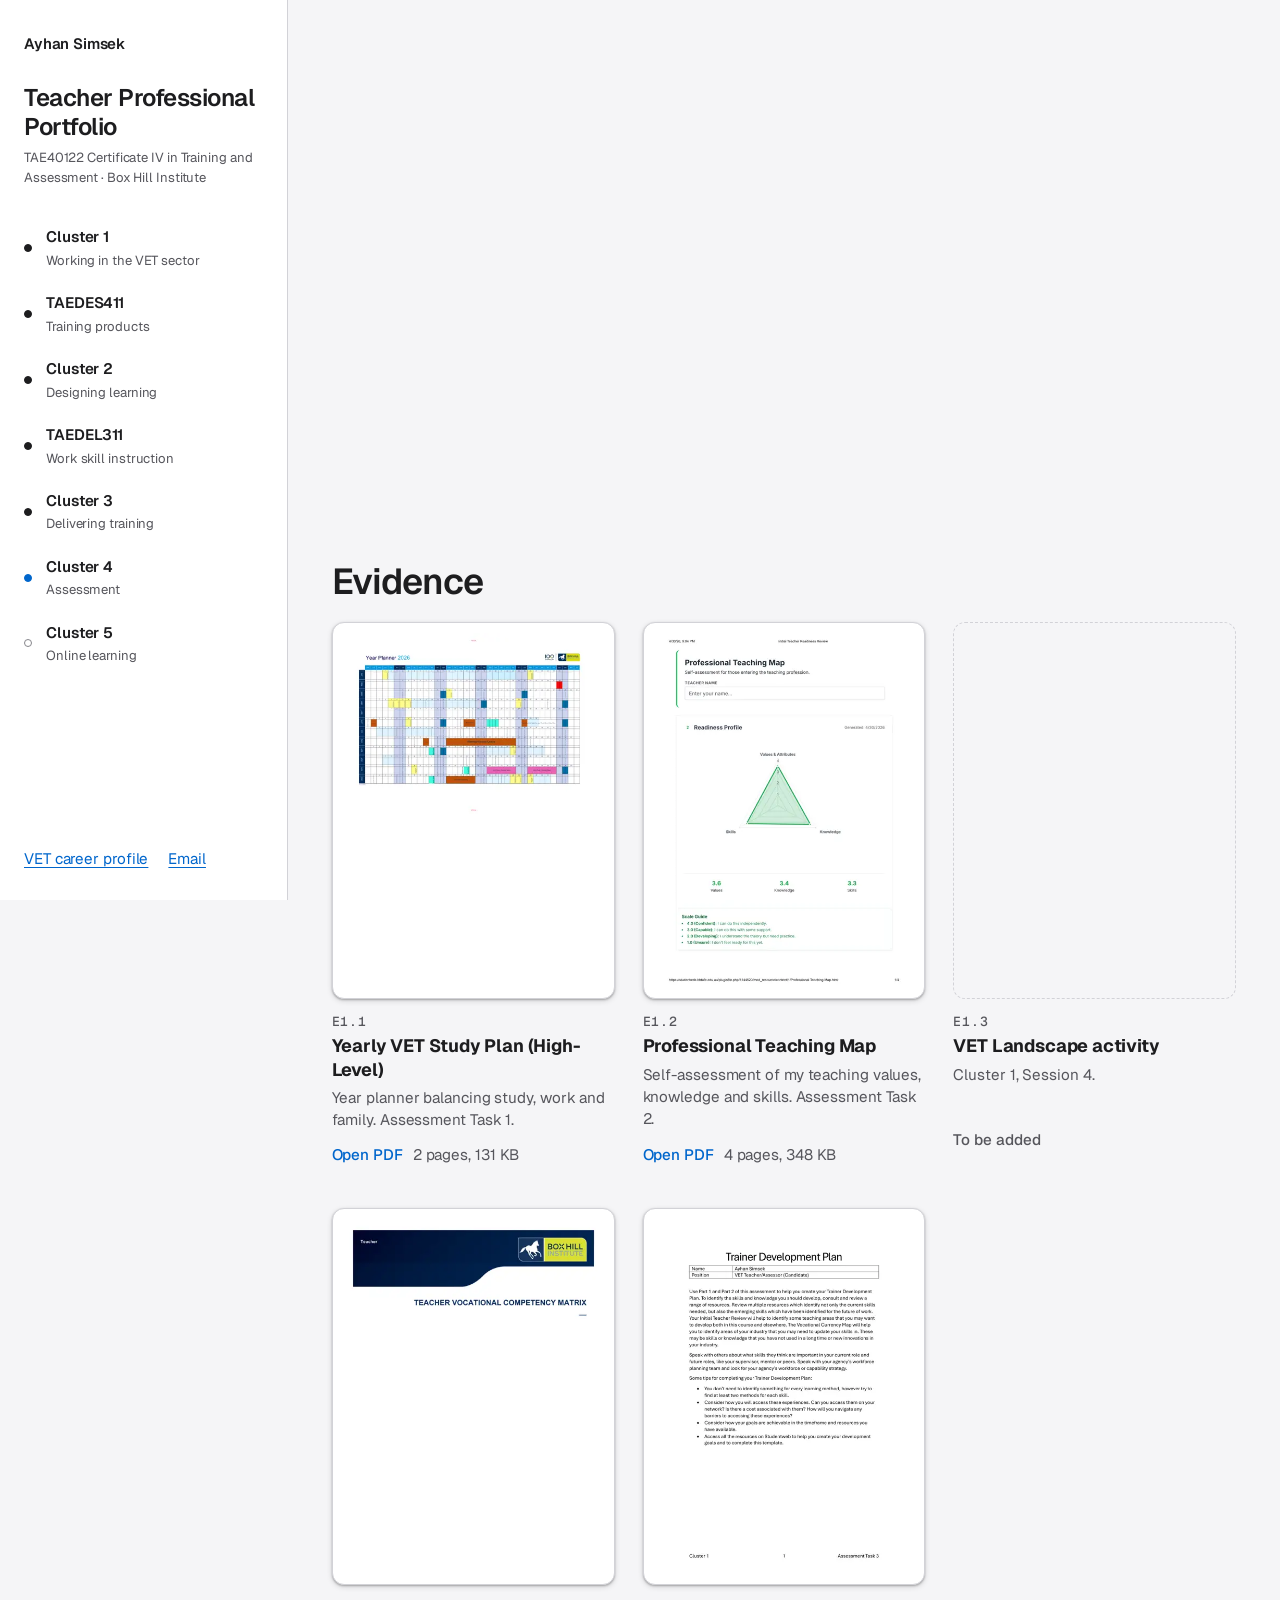
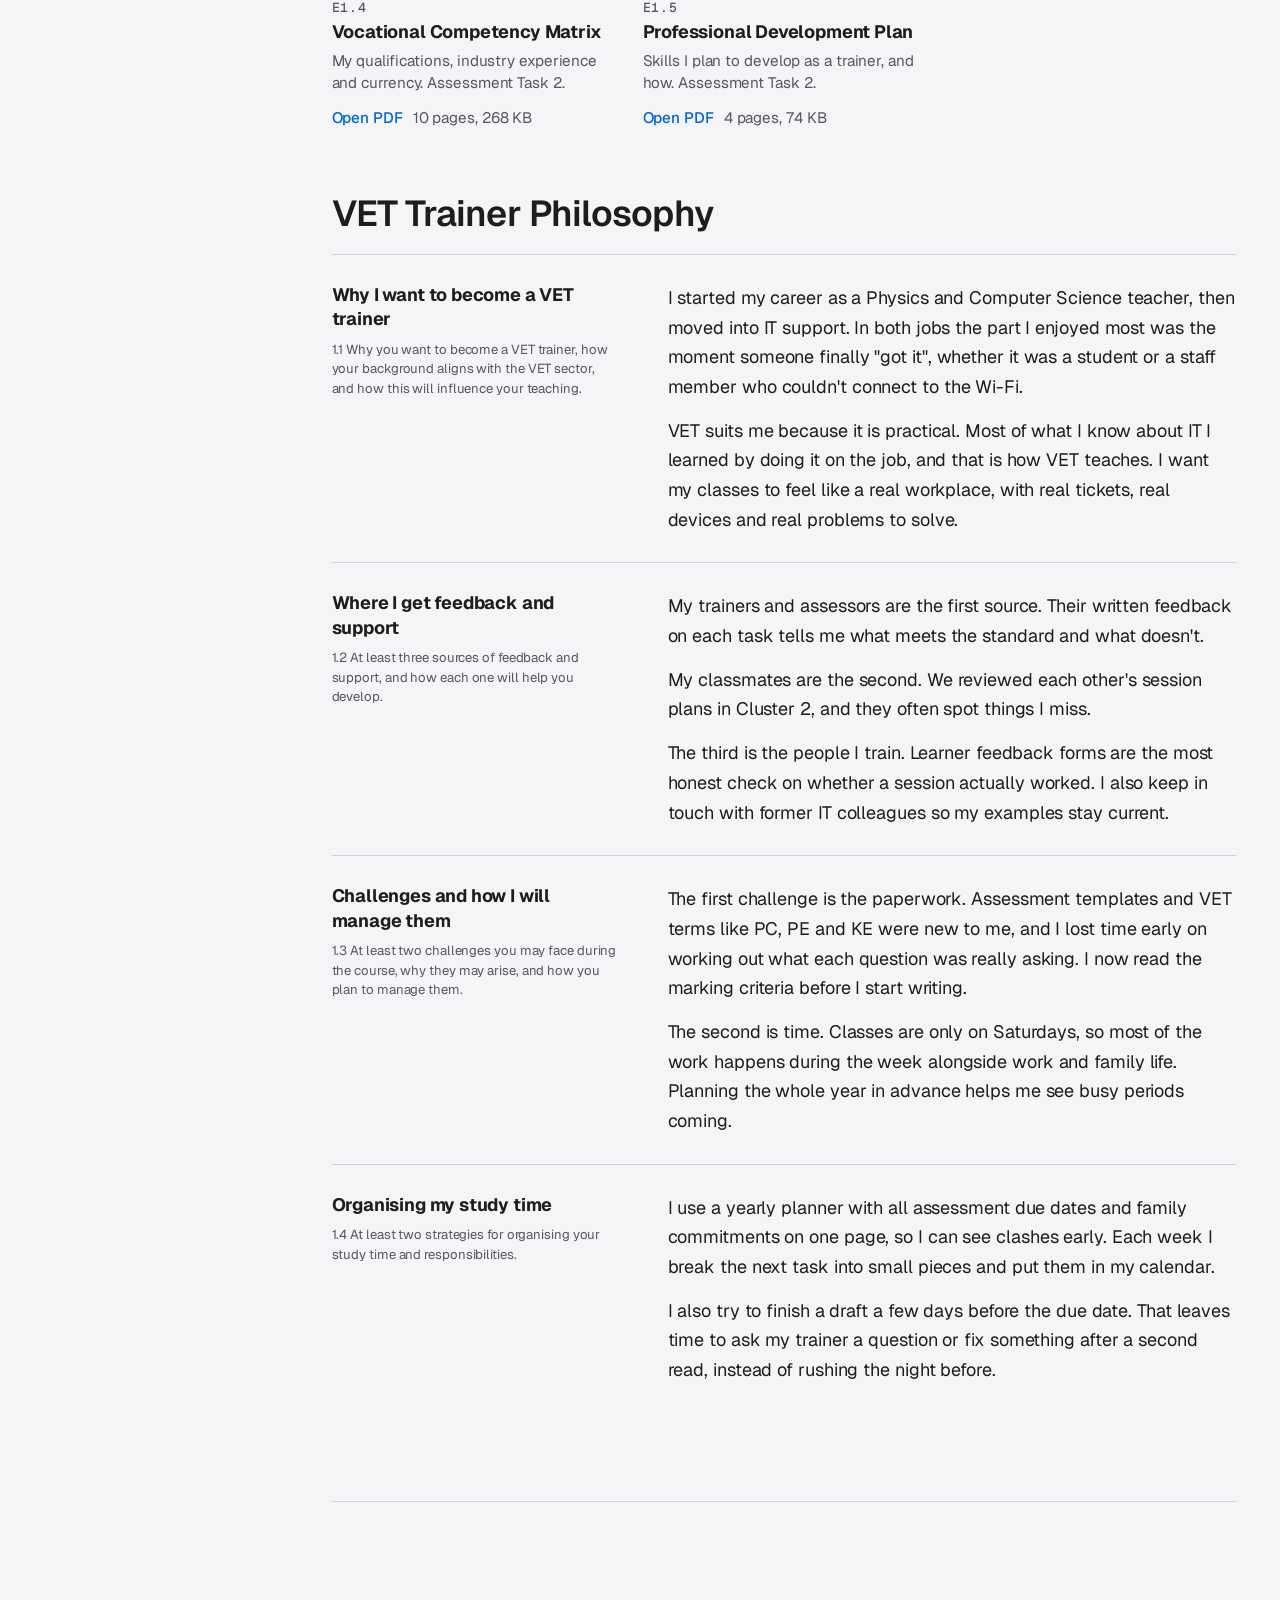
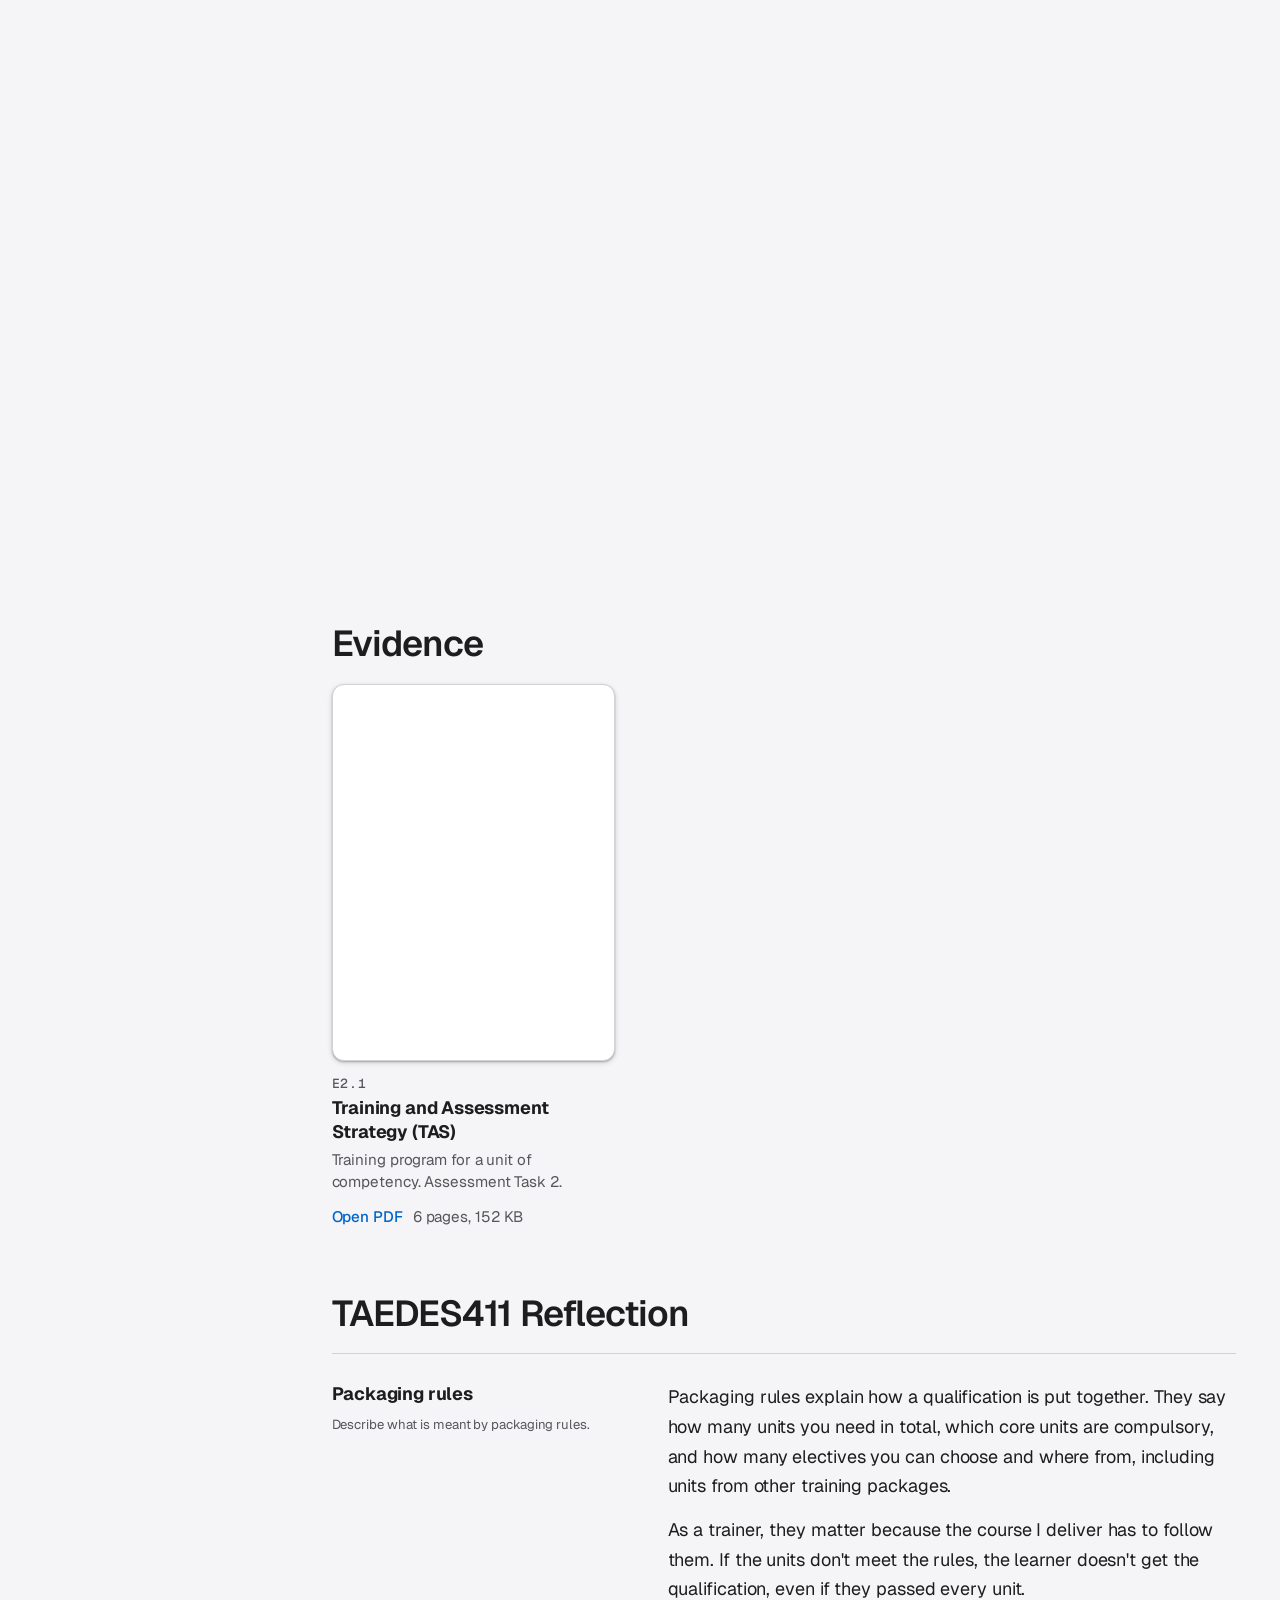
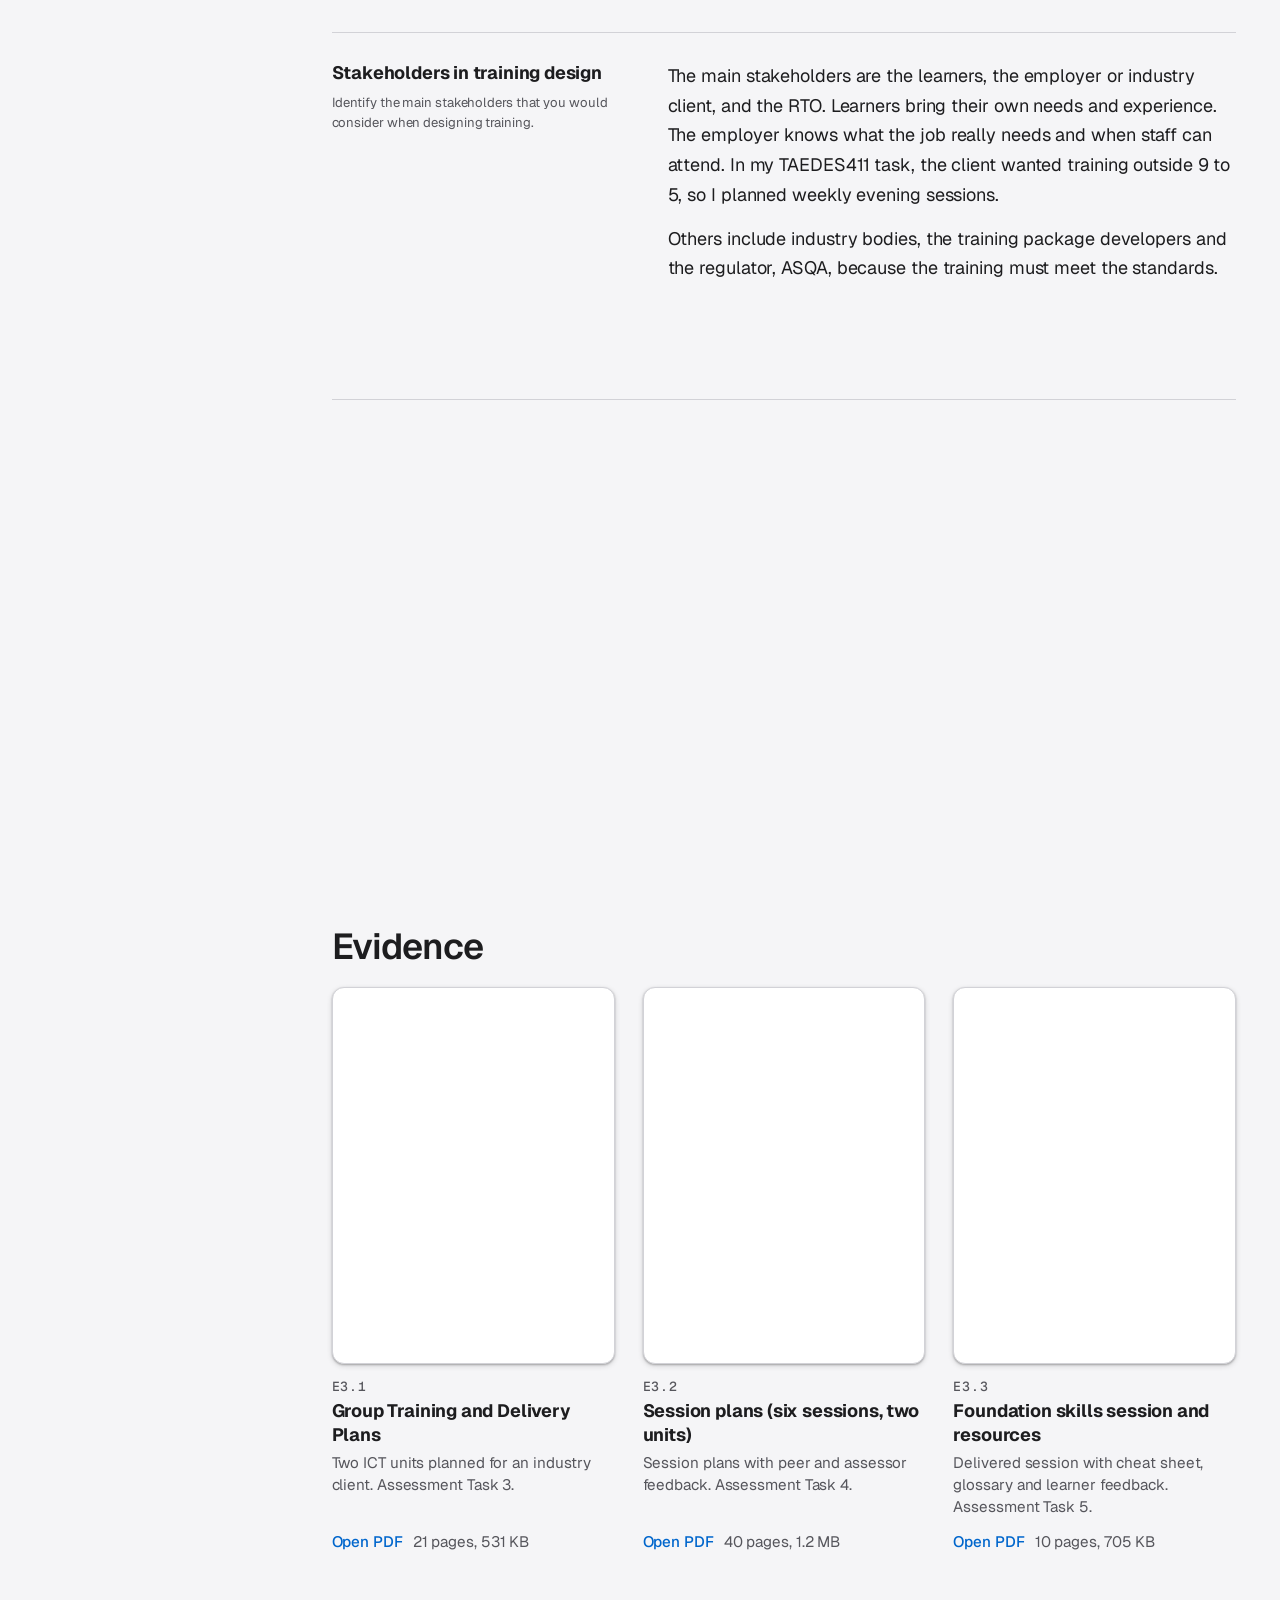
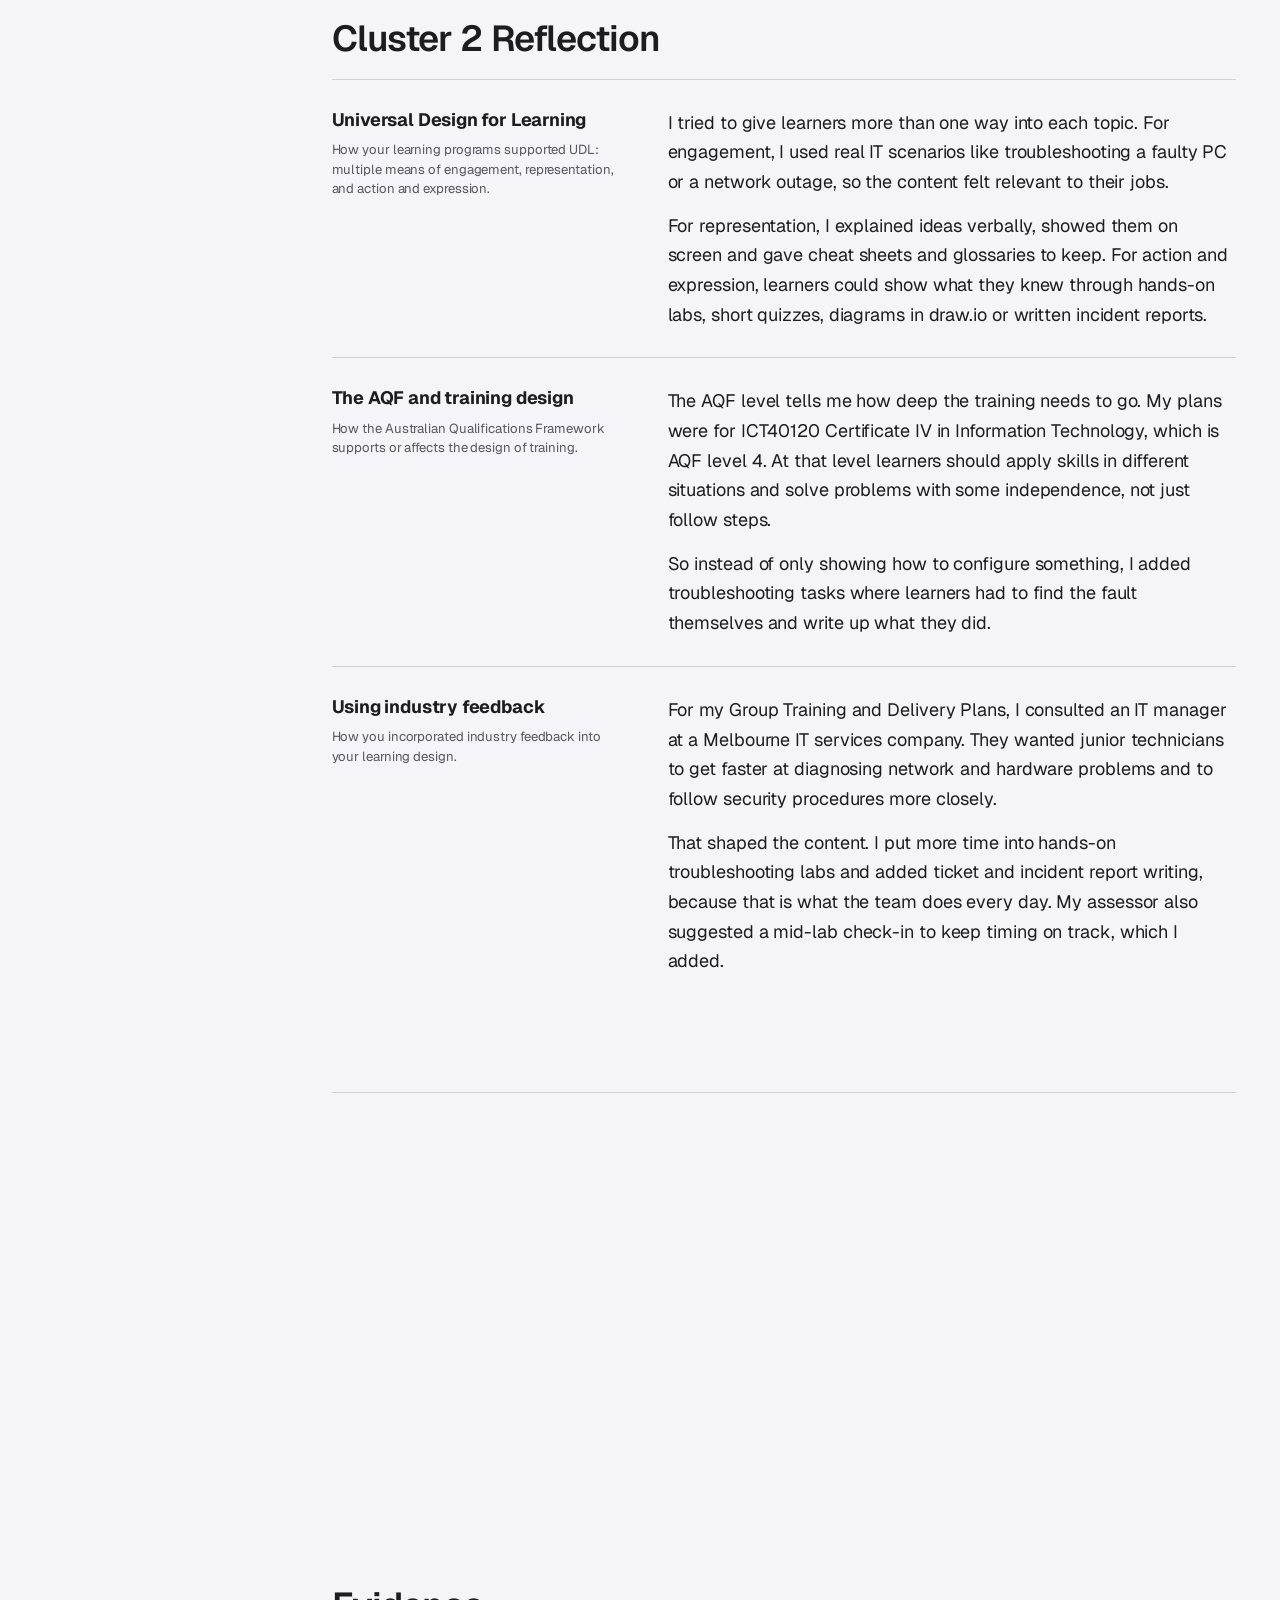
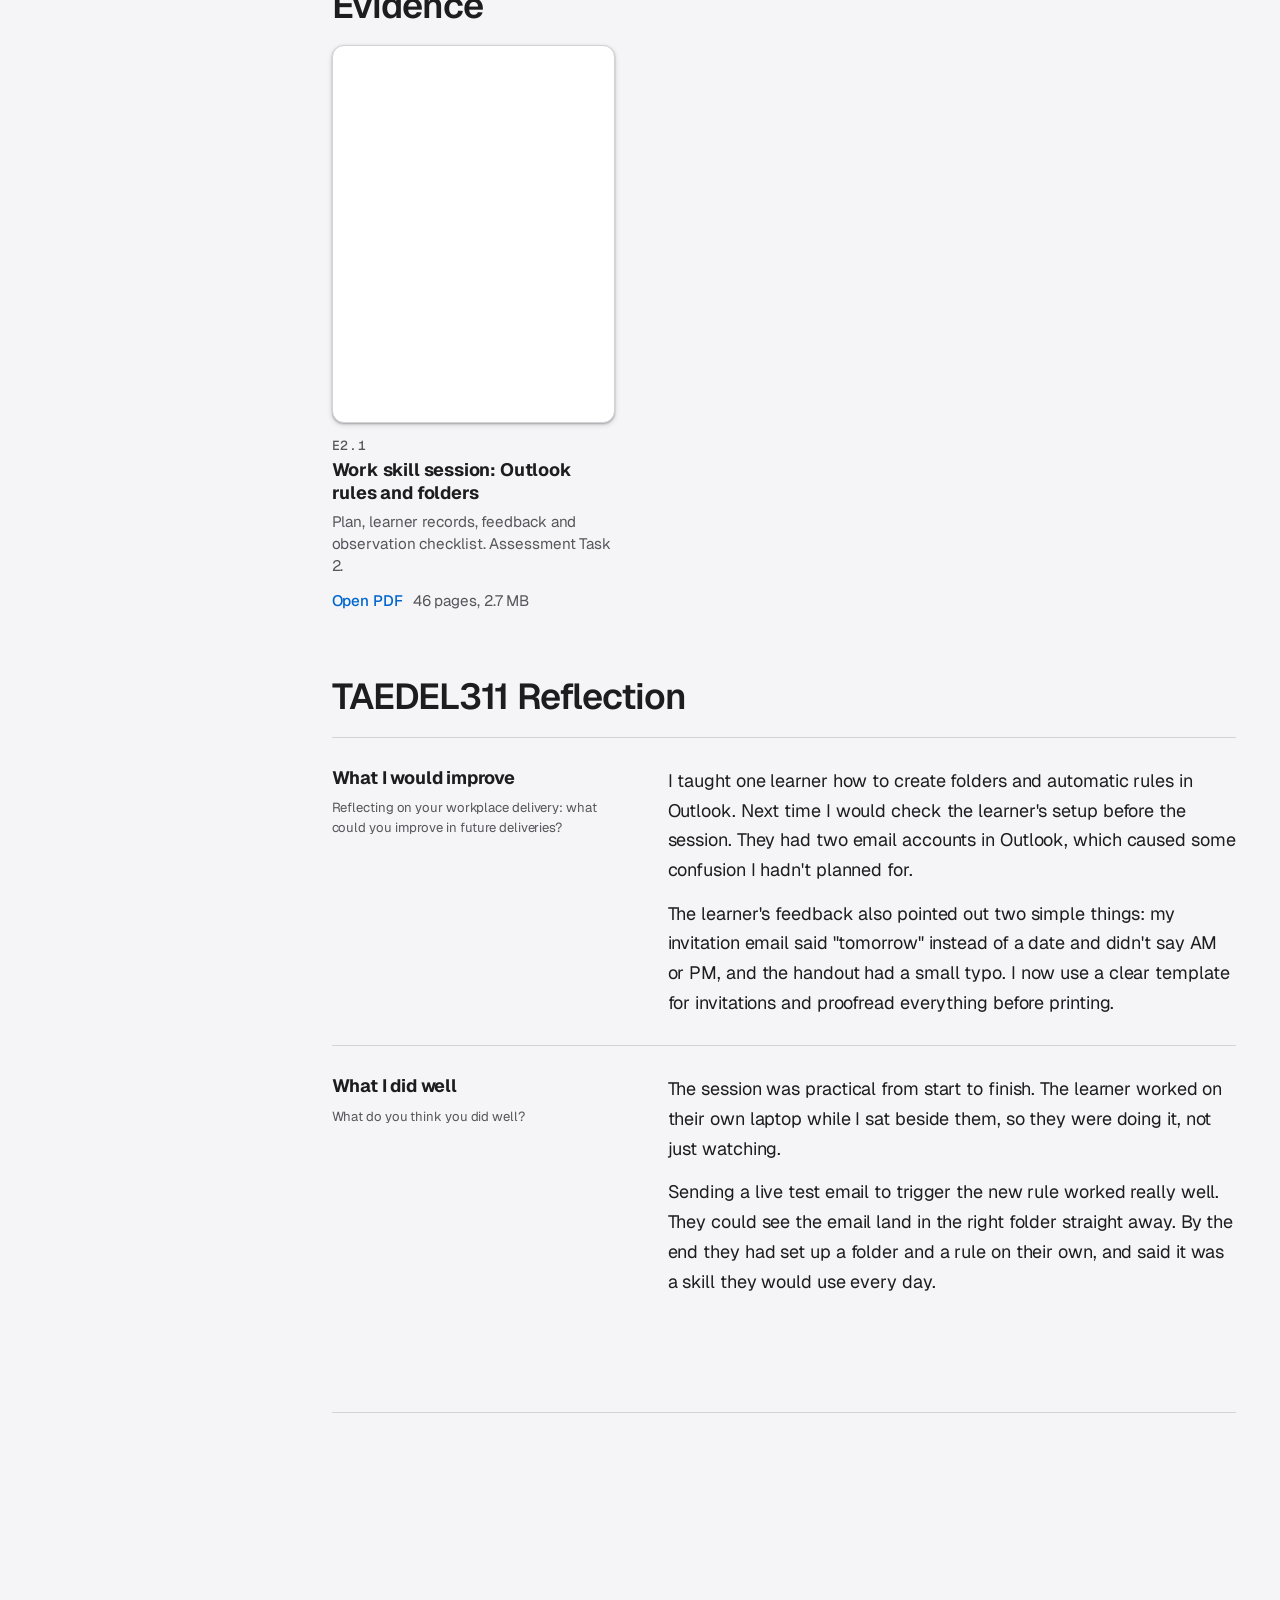
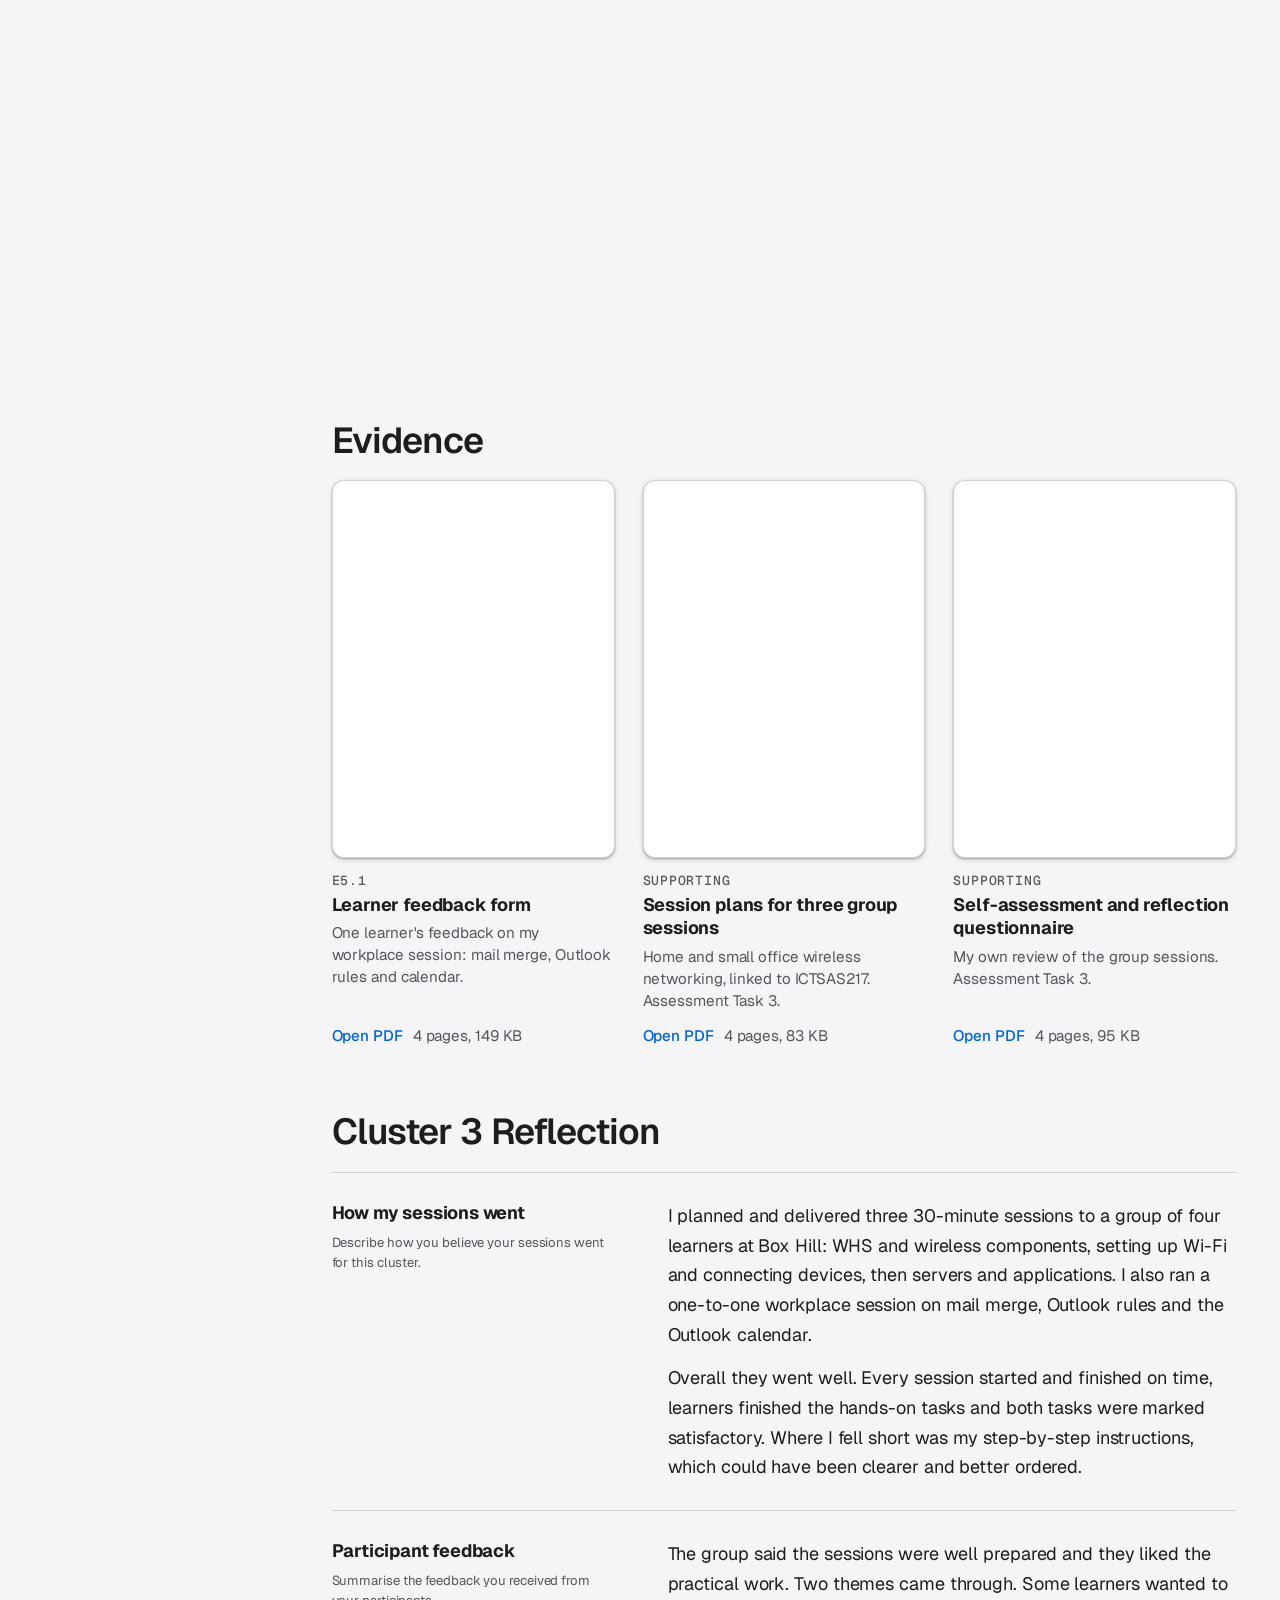
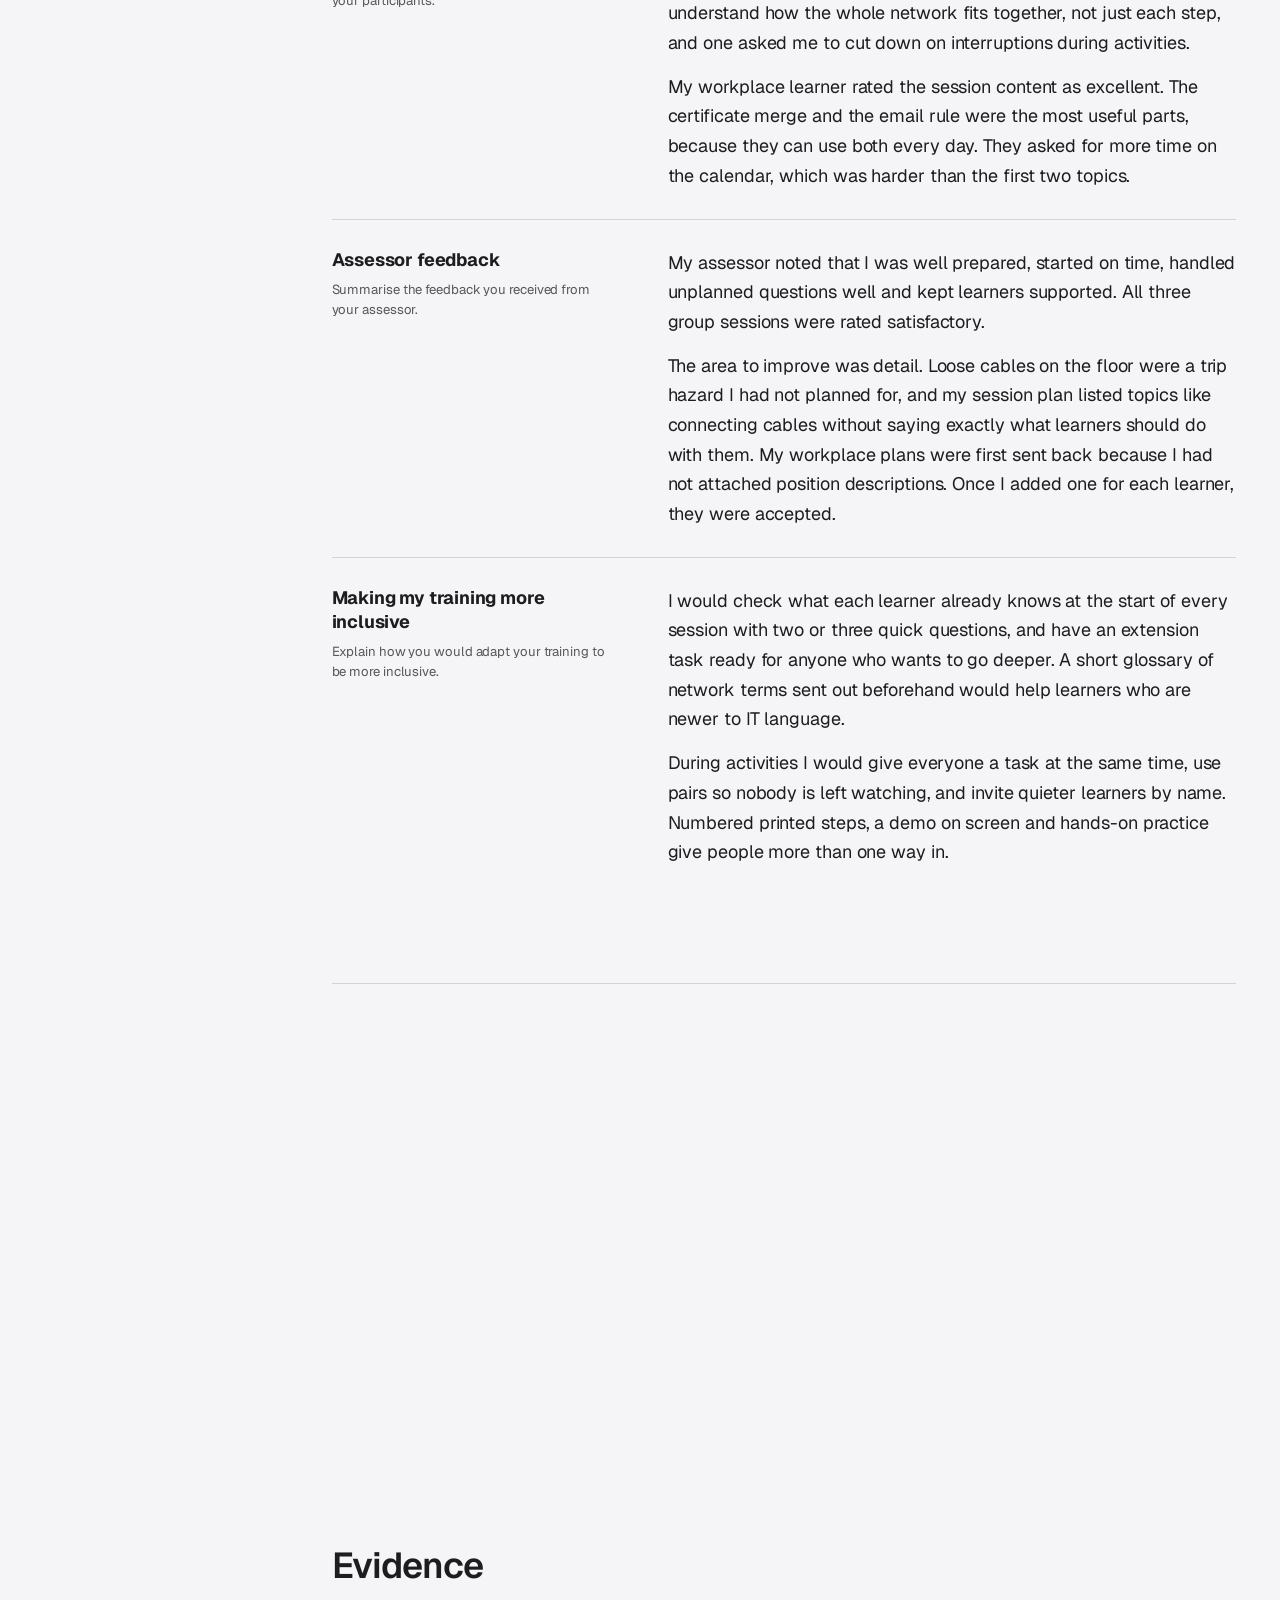
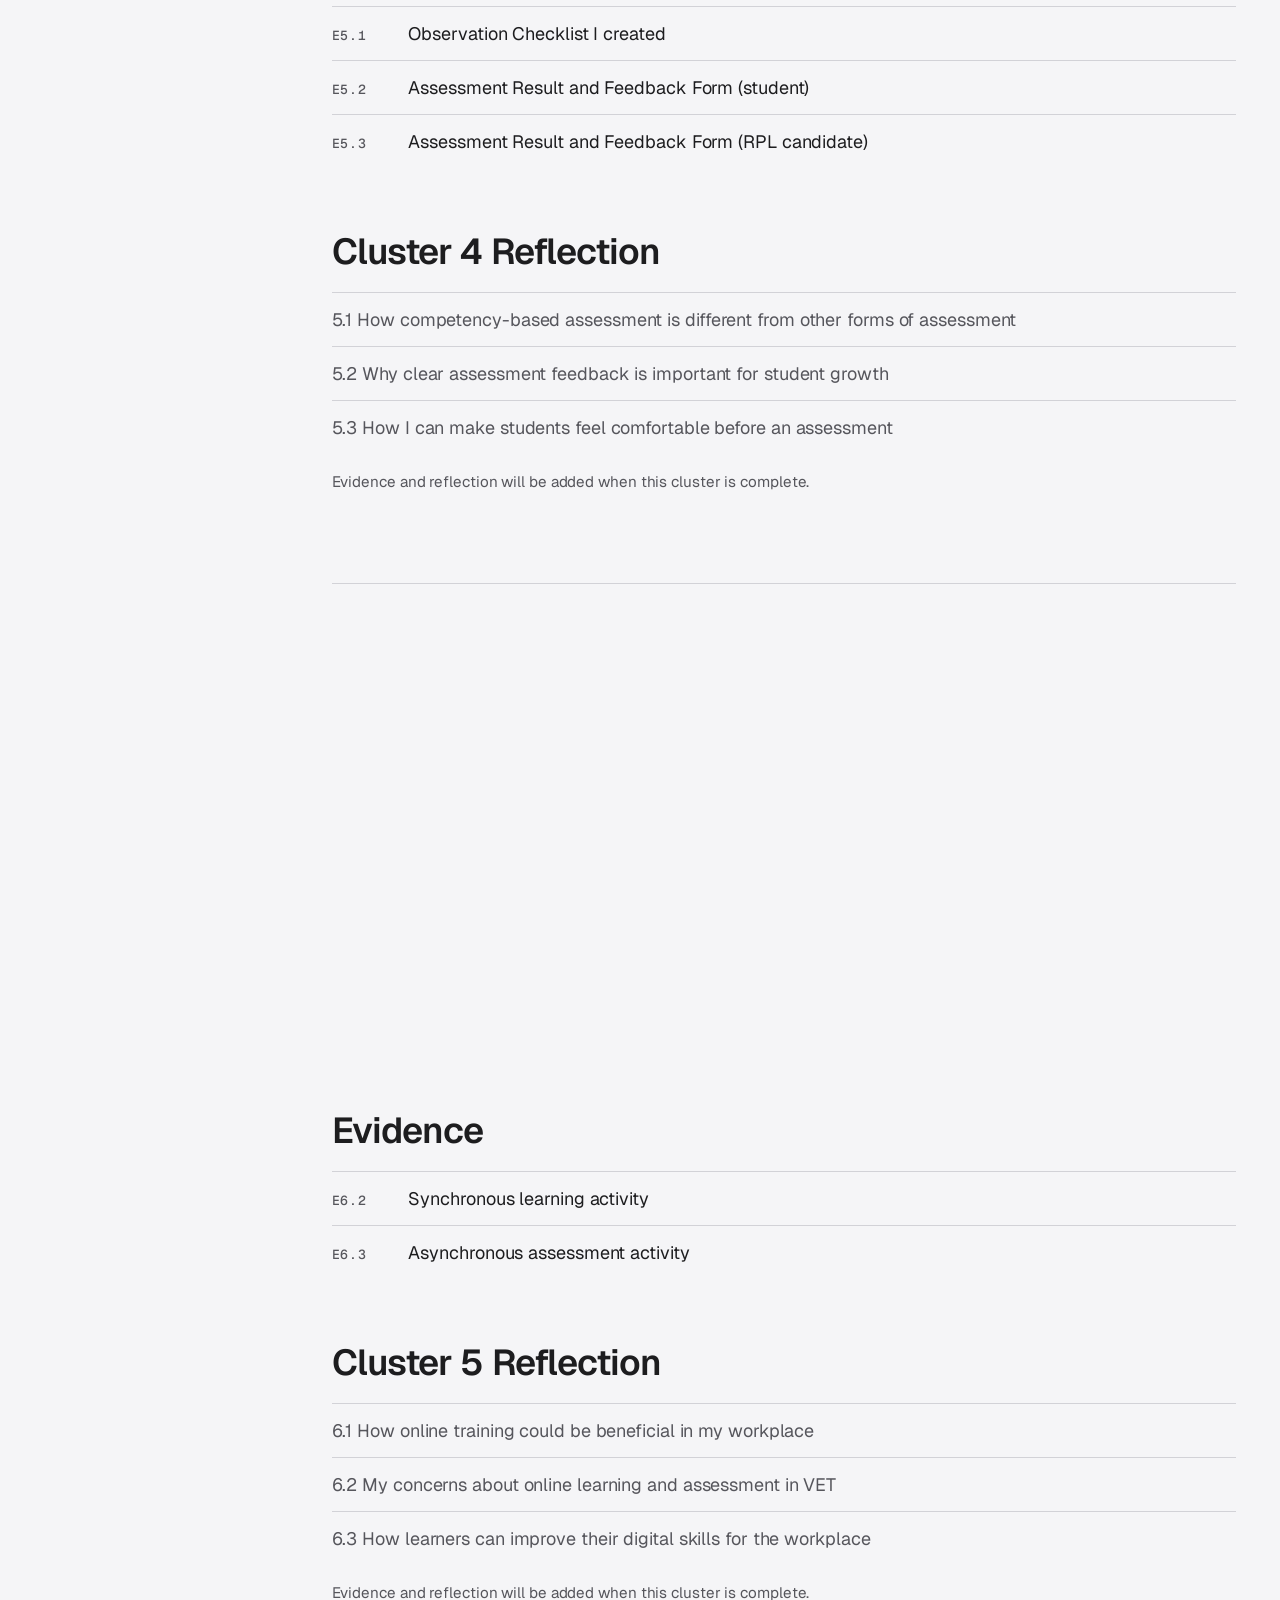
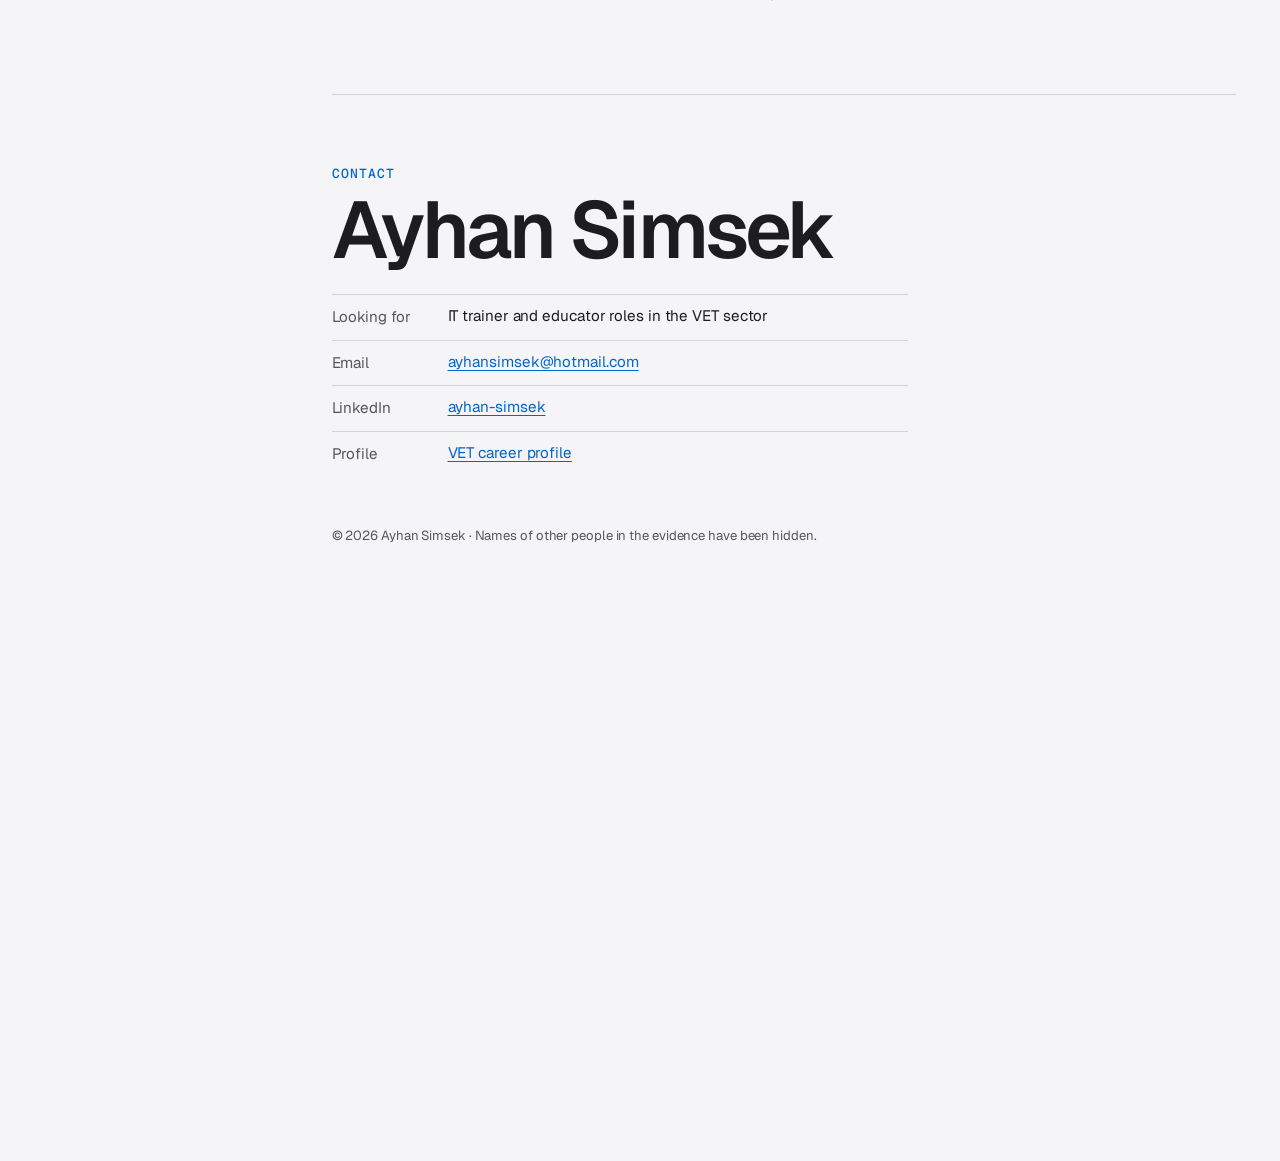
<file: cluster-5.html>
<!doctype html>
<html lang="en-AU">
<head>
<meta charset="utf-8">
<title>Moved · Ayhan Simsek</title>
<meta http-equiv="refresh" content="0; url=portfolio.html#cluster-5">
<link rel="canonical" href="portfolio.html#cluster-5">
</head>
<body><p>This page has moved to <a href="portfolio.html#cluster-5">portfolio.html#cluster-5</a>.</p></body>
</html>
</file>
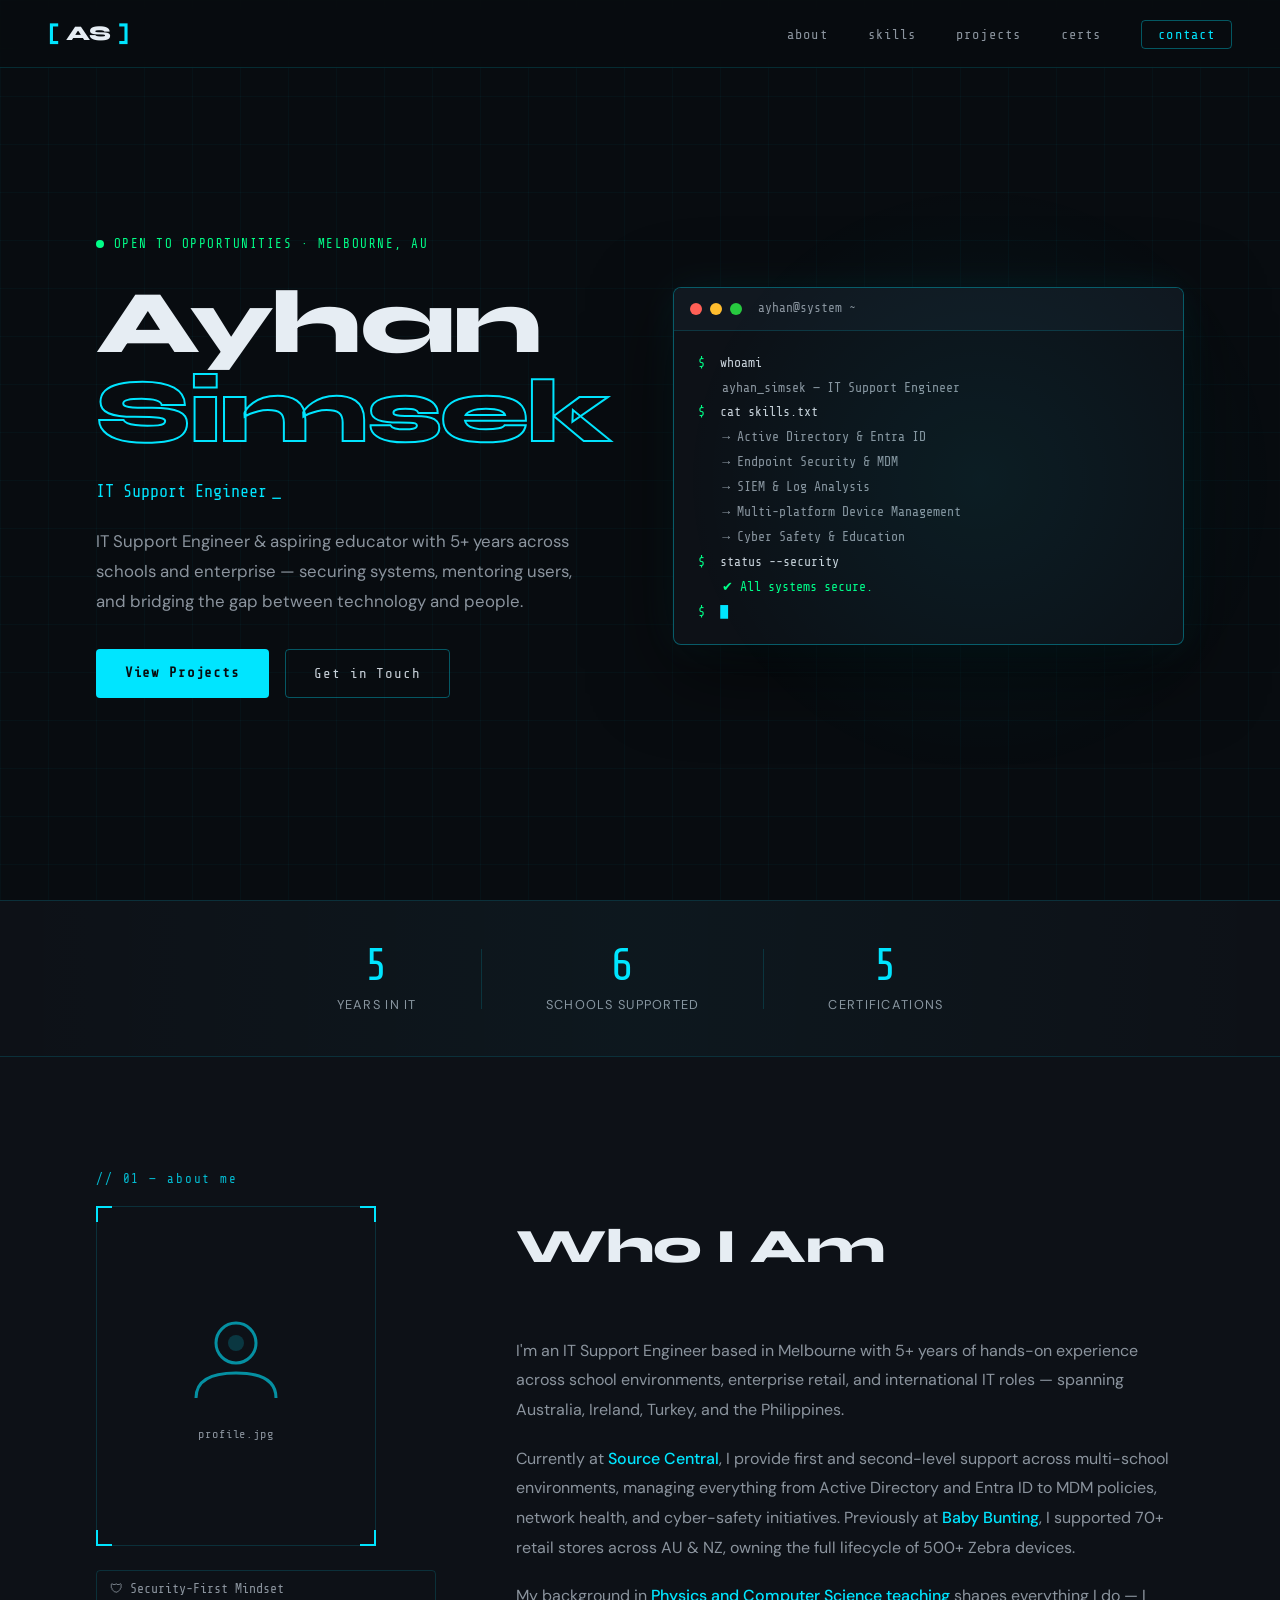
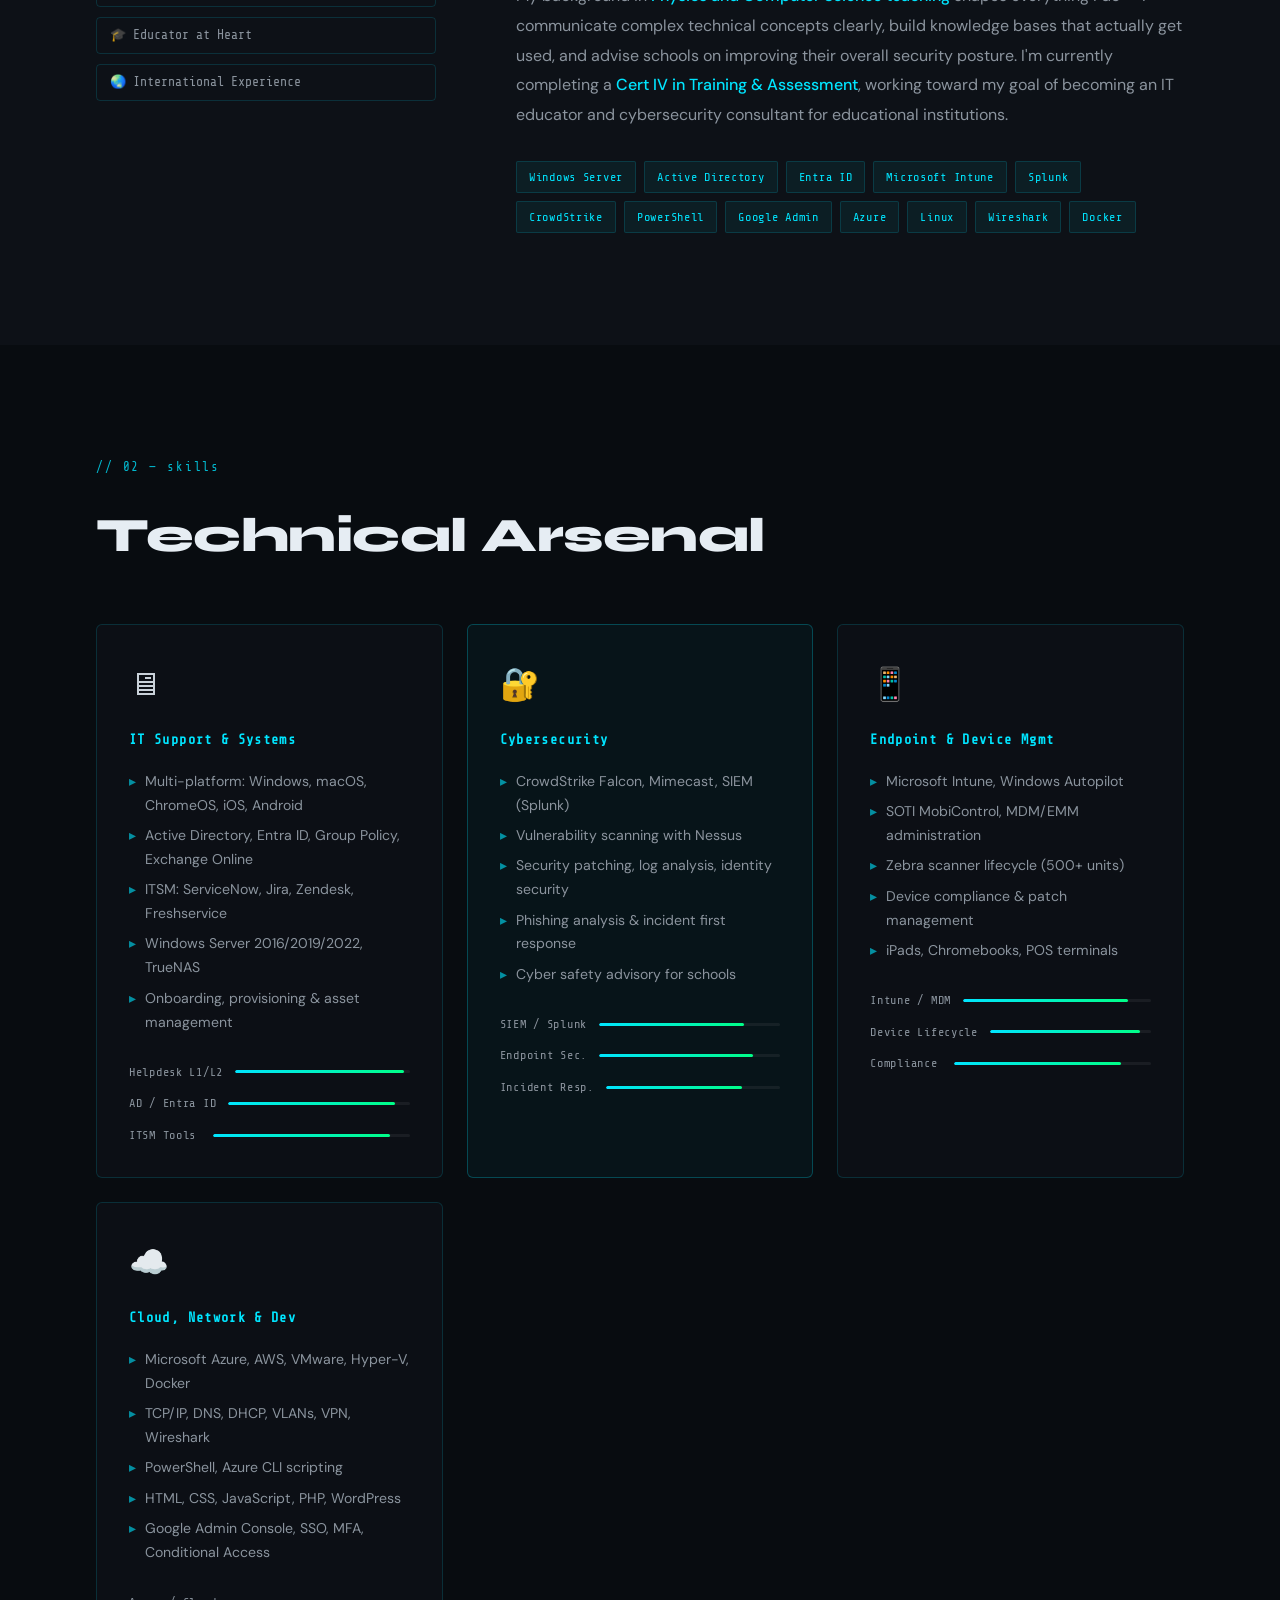
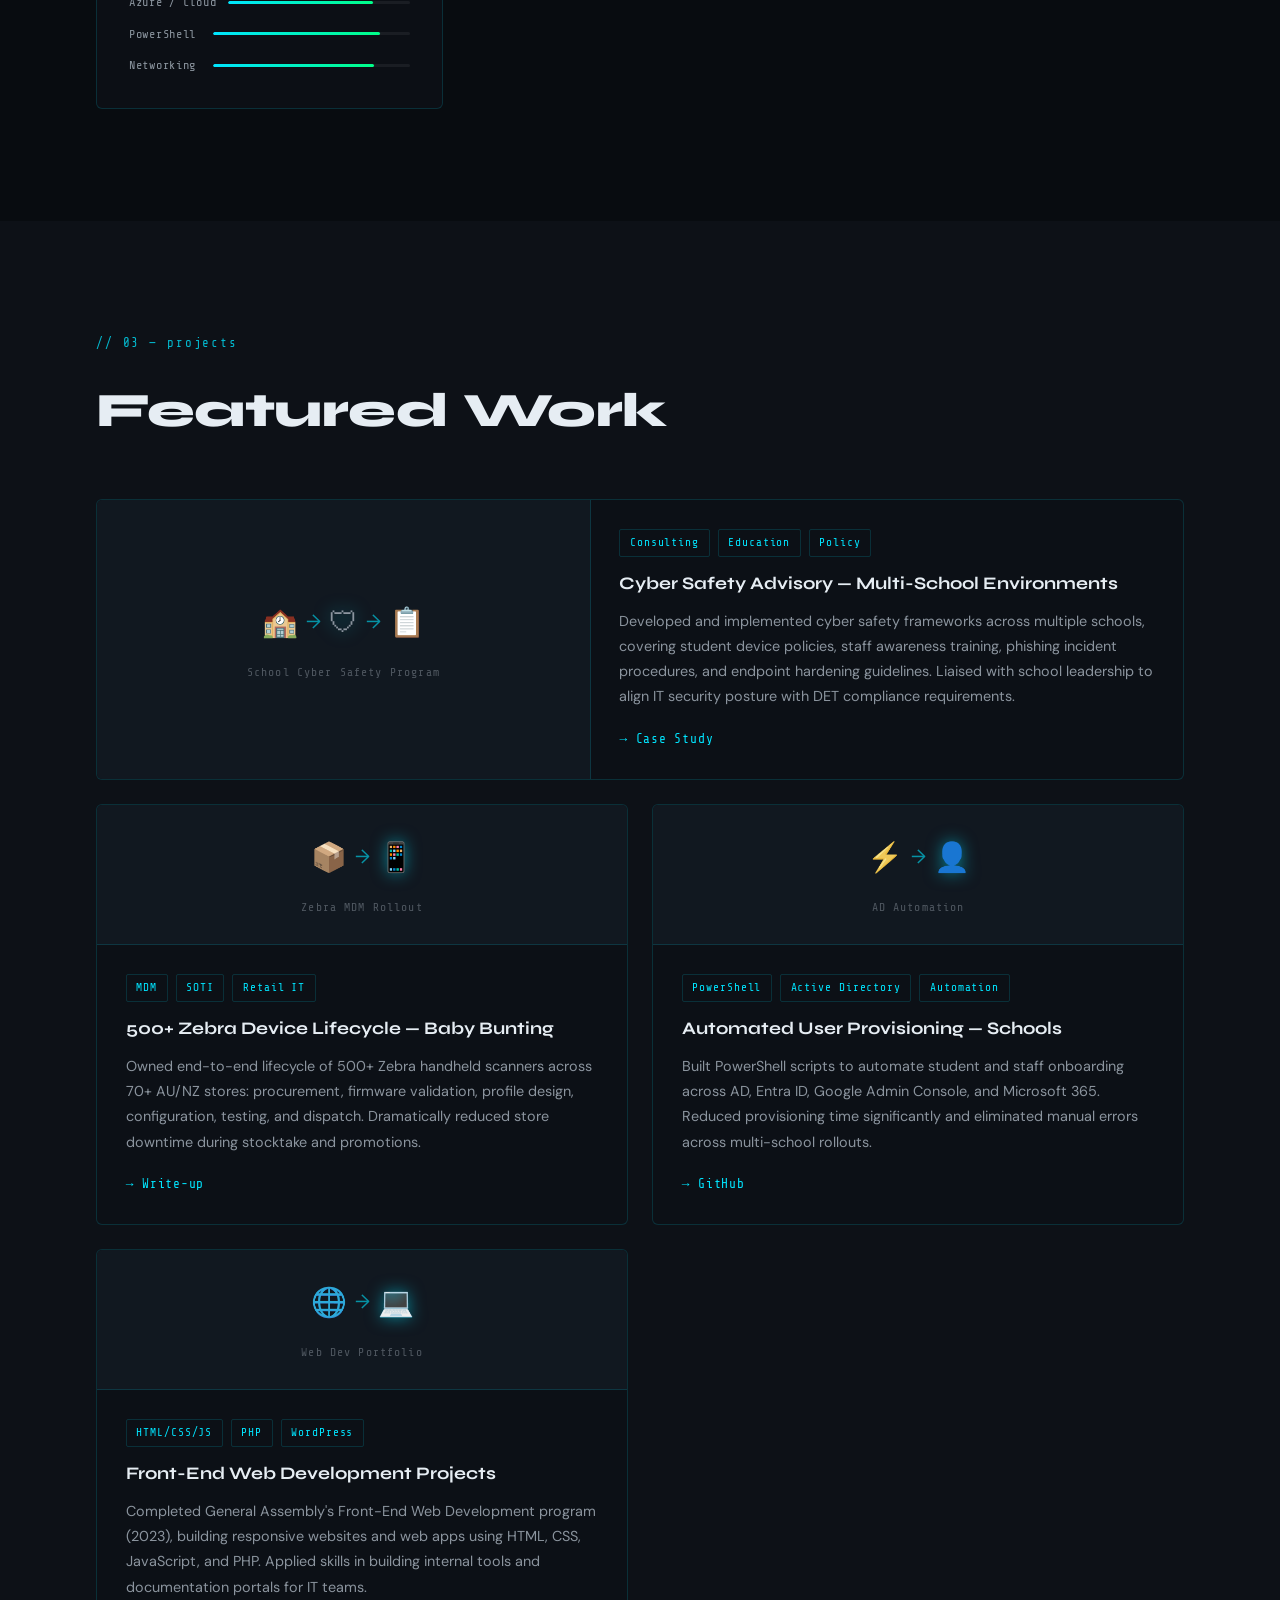
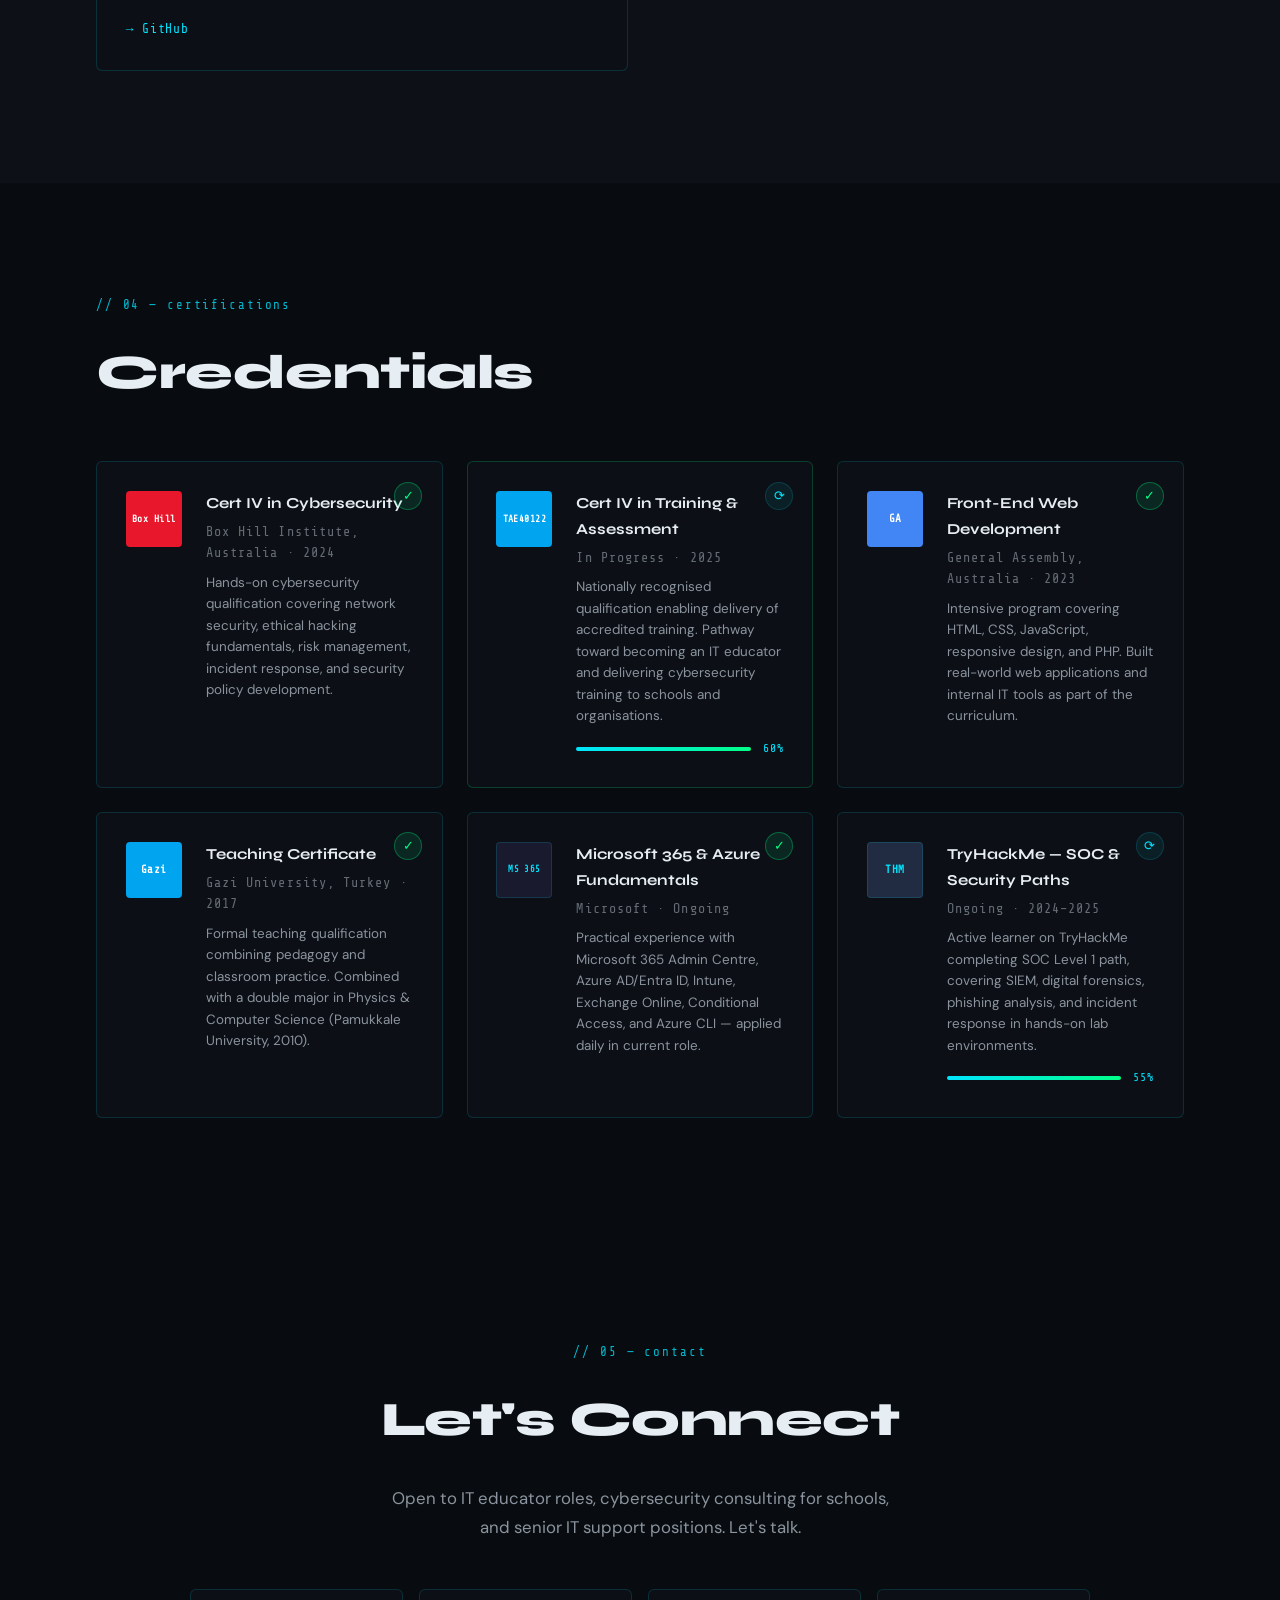
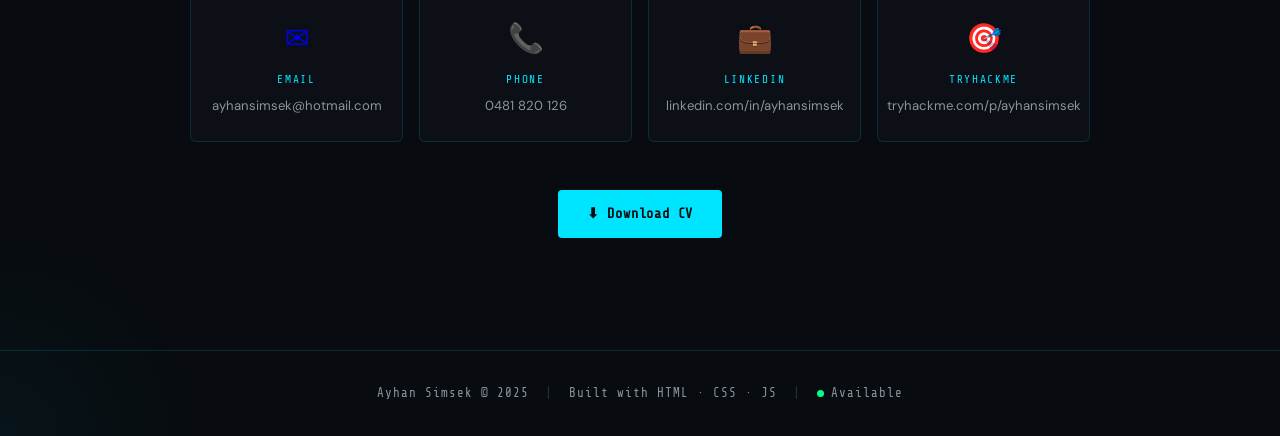
<file: index_standalone.html>
<!DOCTYPE html>
<html lang="en">
<head>
  <meta charset="UTF-8" />
  <meta name="viewport" content="width=device-width, initial-scale=1.0"/>
  <title>Ayhan Simsek — IT Support & Cybersecurity</title>
  <link rel="preconnect" href="https://fonts.googleapis.com">
  <link rel="preconnect" href="https://fonts.gstatic.com" crossorigin>
  <link href="https://fonts.googleapis.com/css2?family=Share+Tech+Mono&family=Syne:wght@400;600;700;800&family=DM+Sans:ital,wght@0,300;0,400;0,500;1,300&display=swap" rel="stylesheet">
  
<style>
/* ============================================
   PORTFOLIO — Ayhan Simsek | IT Support & Cybersecurity
   Theme: Dark Terminal / Tactical
   ============================================ */

:root {
  --bg: #080c10;
  --bg-2: #0d1117;
  --bg-3: #111820;
  --accent: #00e5ff;
  --accent-2: #00ff88;
  --accent-warn: #ff6b35;
  --text: #c9d1d9;
  --text-dim: #8b949e;
  --text-bright: #e6edf3;
  --border: rgba(0, 229, 255, 0.15);
  --border-strong: rgba(0, 229, 255, 0.35);
  --card-bg: rgba(13, 17, 23, 0.85);
  --font-mono: 'Share Tech Mono', monospace;
  --font-display: 'Syne', sans-serif;
  --font-body: 'DM Sans', sans-serif;
  --radius: 4px;
  --transition: 0.3s cubic-bezier(0.4, 0, 0.2, 1);
}

*, *::before, *::after { box-sizing: border-box; margin: 0; padding: 0; }

html { scroll-behavior: smooth; }

body {
  background: var(--bg);
  color: var(--text);
  font-family: var(--font-body);
  font-size: 16px;
  line-height: 1.7;
  overflow-x: hidden;
}

.share-tech { font-family: var(--font-mono); }

/* ── BG GRID ── */
.bg-grid {
  position: fixed;
  inset: 0;
  background-image:
    linear-gradient(rgba(0,229,255,0.03) 1px, transparent 1px),
    linear-gradient(90deg, rgba(0,229,255,0.03) 1px, transparent 1px);
  background-size: 48px 48px;
  pointer-events: none;
  z-index: 0;
}

.scan-line {
  position: fixed;
  top: -100%;
  left: 0;
  width: 100%;
  height: 2px;
  background: linear-gradient(90deg, transparent, rgba(0,229,255,0.4), transparent);
  animation: scanDown 8s linear infinite;
  pointer-events: none;
  z-index: 1;
}

@keyframes scanDown {
  0%   { top: -5%; }
  100% { top: 105%; }
}

/* ── NAV ── */
.nav {
  position: fixed;
  top: 0; left: 0; right: 0;
  z-index: 100;
  display: flex;
  align-items: center;
  justify-content: space-between;
  padding: 1rem 3rem;
  background: rgba(8, 12, 16, 0.85);
  backdrop-filter: blur(16px);
  border-bottom: 1px solid var(--border);
}

.nav-logo {
  font-family: var(--font-display);
  font-weight: 800;
  font-size: 1.3rem;
  color: var(--text-bright);
  letter-spacing: 0.02em;
}
.bracket { color: var(--accent); }

.nav-links {
  list-style: none;
  display: flex;
  gap: 2.5rem;
}
.nav-links a {
  font-family: var(--font-mono);
  font-size: 0.85rem;
  color: var(--text-dim);
  text-decoration: none;
  letter-spacing: 0.08em;
  transition: color var(--transition);
}
.nav-links a:hover { color: var(--accent); }
.nav-cta {
  color: var(--accent) !important;
  border: 1px solid var(--border-strong);
  padding: 0.35rem 1rem;
  border-radius: var(--radius);
  transition: background var(--transition) !important;
}
.nav-cta:hover { background: rgba(0,229,255,0.08) !important; }

.hamburger {
  display: none;
  background: none;
  border: none;
  color: var(--accent);
  font-size: 1.4rem;
  cursor: pointer;
}

/* ── HERO ── */
.hero {
  min-height: 100vh;
  display: grid;
  grid-template-columns: 1fr 1fr;
  align-items: center;
  gap: 4rem;
  padding: 8rem 6rem 6rem;
  position: relative;
  z-index: 2;
}

.hero::after {
  content: '';
  position: absolute;
  right: 0; top: 20%;
  width: 600px; height: 600px;
  background: radial-gradient(circle at center, rgba(0,229,255,0.06) 0%, transparent 70%);
  pointer-events: none;
}

.hero-tag {
  display: flex;
  align-items: center;
  gap: 0.6rem;
  margin-bottom: 1.5rem;
}
.dot {
  width: 8px; height: 8px;
  background: var(--accent-2);
  border-radius: 50%;
  animation: pulse 2s ease-in-out infinite;
}
@keyframes pulse {
  0%,100% { opacity: 1; transform: scale(1); }
  50% { opacity: 0.5; transform: scale(0.85); }
}
.hero-tag .share-tech {
  font-size: 0.78rem;
  color: var(--accent-2);
  letter-spacing: 0.12em;
}

.hero-title {
  font-family: var(--font-display);
  font-weight: 800;
  line-height: 1;
  color: var(--text-bright);
}
.hero-title .line-1 {
  display: block;
  font-size: clamp(4rem, 7vw, 7rem);
  letter-spacing: -0.02em;
}
.hero-title .line-2 {
  display: block;
  font-size: clamp(4rem, 7vw, 7rem);
  letter-spacing: -0.02em;
  color: transparent;
  -webkit-text-stroke: 2px var(--accent);
  text-stroke: 2px var(--accent);
}

.hero-role {
  margin: 1.2rem 0;
  font-size: 1.05rem;
  color: var(--accent);
  min-height: 1.6em;
}

.cursor-blink {
  animation: blink 1s step-end infinite;
  color: var(--accent);
}
@keyframes blink { 0%,100%{opacity:1} 50%{opacity:0} }

.hero-desc {
  font-size: 1.05rem;
  color: var(--text-dim);
  max-width: 480px;
  margin-bottom: 2rem;
  line-height: 1.8;
}

.hero-btns {
  display: flex;
  gap: 1rem;
  flex-wrap: wrap;
}

.btn-primary {
  display: inline-block;
  padding: 0.75rem 1.8rem;
  background: var(--accent);
  color: var(--bg);
  font-family: var(--font-mono);
  font-size: 0.88rem;
  font-weight: 700;
  letter-spacing: 0.06em;
  text-decoration: none;
  border-radius: var(--radius);
  transition: transform var(--transition), box-shadow var(--transition);
}
.btn-primary:hover {
  transform: translateY(-2px);
  box-shadow: 0 0 24px rgba(0,229,255,0.4);
}

.btn-ghost {
  display: inline-block;
  padding: 0.75rem 1.8rem;
  border: 1px solid var(--border-strong);
  color: var(--text);
  font-family: var(--font-mono);
  font-size: 0.88rem;
  letter-spacing: 0.06em;
  text-decoration: none;
  border-radius: var(--radius);
  transition: border-color var(--transition), color var(--transition);
}
.btn-ghost:hover { border-color: var(--accent); color: var(--accent); }

/* ── TERMINAL ── */
.terminal-window {
  background: var(--bg-2);
  border: 1px solid var(--border-strong);
  border-radius: 8px;
  overflow: hidden;
  box-shadow: 0 24px 80px rgba(0,0,0,0.6), 0 0 40px rgba(0,229,255,0.08);
  animation: floatUp 6s ease-in-out infinite;
}
@keyframes floatUp {
  0%,100% { transform: translateY(0); }
  50% { transform: translateY(-12px); }
}

.terminal-bar {
  background: var(--bg-3);
  padding: 0.65rem 1rem;
  display: flex;
  align-items: center;
  gap: 0.5rem;
  border-bottom: 1px solid var(--border);
}
.t-dot {
  width: 12px; height: 12px;
  border-radius: 50%;
}
.t-dot.red    { background: #ff5f56; }
.t-dot.yellow { background: #ffbd2e; }
.t-dot.green  { background: #27c93f; }
.t-title {
  margin-left: 0.5rem;
  font-size: 0.8rem;
  color: var(--text-dim);
}

.terminal-body {
  padding: 1.2rem 1.5rem;
  min-height: 280px;
}
.t-line {
  font-size: 0.82rem;
  line-height: 1.9;
  color: var(--text);
  animation: fadeIn 0.3s ease both;
}
.t-prompt { color: var(--accent-2); margin-right: 0.5rem; }
.t-output { color: var(--text-dim); padding-left: 1.5rem; }
.t-green  { color: var(--accent-2); padding-left: 1.5rem; }

@keyframes fadeIn { from { opacity: 0; } to { opacity: 1; } }

/* ── STATS ── */
.stats-bar {
  position: relative;
  z-index: 2;
  display: flex;
  justify-content: center;
  align-items: center;
  gap: 0;
  background: var(--bg-2);
  border-top: 1px solid var(--border);
  border-bottom: 1px solid var(--border);
  padding: 2.5rem 4rem;
  overflow: hidden;
}
.stats-bar::before {
  content: '';
  position: absolute;
  inset: 0;
  background: linear-gradient(90deg, transparent, rgba(0,229,255,0.03), transparent);
}

.stat-item {
  text-align: center;
  padding: 0 4rem;
}
.stat-num {
  display: block;
  font-size: 2.8rem;
  color: var(--accent);
  letter-spacing: 0.04em;
  line-height: 1.1;
}
.stat-label {
  font-size: 0.8rem;
  color: var(--text-dim);
  letter-spacing: 0.1em;
  text-transform: uppercase;
  margin-top: 0.25rem;
  display: block;
}
.stat-divider {
  width: 1px;
  height: 60px;
  background: var(--border);
}

/* ── SECTIONS ── */
.section {
  position: relative;
  z-index: 2;
  padding: 7rem 6rem;
}

.section-label {
  font-size: 0.78rem;
  color: var(--accent);
  letter-spacing: 0.15em;
  margin-bottom: 1rem;
  opacity: 0.8;
}

.section-title {
  font-family: var(--font-display);
  font-weight: 800;
  font-size: clamp(2rem, 4vw, 3rem);
  color: var(--text-bright);
  margin-bottom: 3rem;
  letter-spacing: -0.01em;
}

/* ── ABOUT ── */
.about { background: var(--bg-2); }

.about-grid {
  display: grid;
  grid-template-columns: 340px 1fr;
  gap: 5rem;
  align-items: start;
}

.about-img-frame {
  position: relative;
  width: 280px;
  height: 340px;
  border: 1px solid var(--border);
  display: flex;
  align-items: center;
  justify-content: center;
}

.img-corner {
  position: absolute;
  width: 16px; height: 16px;
  border-color: var(--accent);
  border-style: solid;
}
.tl { top: -1px; left: -1px; border-width: 2px 0 0 2px; }
.tr { top: -1px; right: -1px; border-width: 2px 2px 0 0; }
.bl { bottom: -1px; left: -1px; border-width: 0 0 2px 2px; }
.br { bottom: -1px; right: -1px; border-width: 0 2px 2px 0; }

.about-img-placeholder {
  display: flex;
  flex-direction: column;
  align-items: center;
  gap: 1rem;
  color: var(--text-dim);
}
.avatar-icon {
  width: 100px; height: 100px;
  color: var(--accent);
  opacity: 0.6;
}
.avatar-icon svg { width: 100%; height: 100%; }
.img-label {
  font-size: 0.75rem;
  color: var(--text-dim);
  letter-spacing: 0.08em;
}

.about-badges {
  margin-top: 1.5rem;
  display: flex;
  flex-direction: column;
  gap: 0.6rem;
}
.badge {
  padding: 0.4rem 0.8rem;
  border: 1px solid var(--border);
  border-radius: var(--radius);
  font-size: 0.82rem;
  color: var(--text-dim);
  transition: border-color var(--transition), color var(--transition);
}
.badge:hover { border-color: var(--accent); color: var(--accent); }

.about-text p {
  margin-bottom: 1.2rem;
  color: var(--text-dim);
  line-height: 1.85;
}
.about-text strong { color: var(--accent); font-weight: 500; }

.about-tools {
  display: flex;
  flex-wrap: wrap;
  gap: 0.5rem;
  margin-top: 2rem;
}
.tool-tag {
  font-size: 0.75rem;
  padding: 0.3rem 0.75rem;
  background: rgba(0,229,255,0.06);
  border: 1px solid var(--border);
  border-radius: 2px;
  color: var(--accent);
  letter-spacing: 0.06em;
  transition: background var(--transition);
}
.tool-tag:hover { background: rgba(0,229,255,0.14); }

/* ── SKILLS ── */
.skills-grid {
  display: grid;
  grid-template-columns: repeat(auto-fit, minmax(280px, 1fr));
  gap: 1.5rem;
}

.skill-card {
  background: var(--card-bg);
  border: 1px solid var(--border);
  border-radius: 6px;
  padding: 2rem;
  transition: border-color var(--transition), transform var(--transition), box-shadow var(--transition);
  position: relative;
  overflow: hidden;
}
.skill-card::before {
  content: '';
  position: absolute;
  top: 0; left: 0; right: 0;
  height: 2px;
  background: linear-gradient(90deg, transparent, rgba(0,229,255,0.3), transparent);
  opacity: 0;
  transition: opacity var(--transition);
}
.skill-card:hover {
  border-color: var(--border-strong);
  transform: translateY(-4px);
  box-shadow: 0 16px 48px rgba(0,0,0,0.4);
}
.skill-card:hover::before { opacity: 1; }

.skill-card--accent {
  border-color: rgba(0,229,255,0.25);
  background: rgba(0, 229, 255, 0.04);
}

.skill-icon { font-size: 2rem; margin-bottom: 1rem; }

.skill-card h3 {
  font-size: 0.85rem;
  letter-spacing: 0.1em;
  color: var(--accent);
  margin-bottom: 1rem;
}

.skill-card ul {
  list-style: none;
  margin-bottom: 1.5rem;
}
.skill-card ul li {
  font-size: 0.88rem;
  color: var(--text-dim);
  padding: 0.2rem 0;
  padding-left: 1rem;
  position: relative;
}
.skill-card ul li::before {
  content: '▸';
  position: absolute;
  left: 0;
  color: var(--accent);
  opacity: 0.6;
}

.skill-bars { display: flex; flex-direction: column; gap: 0.7rem; }
.skill-bar-item {
  display: flex;
  align-items: center;
  gap: 0.75rem;
  font-size: 0.75rem;
  color: var(--text-dim);
  letter-spacing: 0.06em;
}
.skill-bar-item > span { min-width: 72px; }
.bar {
  flex: 1;
  height: 3px;
  background: rgba(255,255,255,0.06);
  border-radius: 2px;
  overflow: hidden;
}
.bar-fill {
  height: 100%;
  width: var(--w, 50%);
  background: linear-gradient(90deg, var(--accent), var(--accent-2));
  border-radius: 2px;
  animation: growBar 1.5s cubic-bezier(0.4,0,0.2,1) both;
  animation-delay: 0.5s;
}
@keyframes growBar {
  from { width: 0; }
  to { width: var(--w); }
}

/* ── PROJECTS ── */
.projects { background: var(--bg-2); }

.projects-grid {
  display: grid;
  grid-template-columns: 1fr 1fr;
  gap: 1.5rem;
}

.project-card {
  background: var(--card-bg);
  border: 1px solid var(--border);
  border-radius: 6px;
  overflow: hidden;
  transition: border-color var(--transition), transform var(--transition);
  display: flex;
  flex-direction: column;
}
.project-card:hover {
  border-color: var(--border-strong);
  transform: translateY(-3px);
}

.project-card--featured {
  grid-column: 1 / -1;
  display: grid;
  grid-template-columns: 1fr 1.2fr;
}

.project-img {
  background: var(--bg-3);
  display: flex;
  align-items: center;
  justify-content: center;
  min-height: 180px;
  border-bottom: 1px solid var(--border);
}
.project-card--featured .project-img {
  border-bottom: none;
  border-right: 1px solid var(--border);
  min-height: 260px;
}
.project-img--sm { min-height: 140px; }

.project-img-placeholder {
  display: flex;
  flex-direction: column;
  align-items: center;
  gap: 1rem;
  color: var(--text-dim);
}
.project-diagram {
  display: flex;
  align-items: center;
  gap: 0.5rem;
  font-size: 1.8rem;
}
.pd-arrow { font-size: 1.2rem; color: var(--accent); opacity: 0.6; }
.pd-node { filter: grayscale(0.3); }
.pd-node--accent { filter: drop-shadow(0 0 8px rgba(0,229,255,0.5)); }
.project-img-placeholder .share-tech { font-size: 0.72rem; opacity: 0.5; letter-spacing: 0.1em; }

.project-content { padding: 1.8rem; flex: 1; }

.project-tags {
  display: flex;
  gap: 0.5rem;
  flex-wrap: wrap;
  margin-bottom: 0.8rem;
}
.ptag {
  font-size: 0.7rem;
  padding: 0.2rem 0.6rem;
  border: 1px solid var(--border);
  color: var(--accent);
  border-radius: 2px;
  letter-spacing: 0.08em;
}

.project-content h3 {
  font-family: var(--font-display);
  font-weight: 700;
  font-size: 1.1rem;
  color: var(--text-bright);
  margin-bottom: 0.6rem;
}

.project-content p {
  font-size: 0.9rem;
  color: var(--text-dim);
  line-height: 1.75;
  margin-bottom: 1.2rem;
}

.project-links { display: flex; gap: 1.5rem; }
.plink {
  font-family: var(--font-mono);
  font-size: 0.8rem;
  color: var(--accent);
  text-decoration: none;
  letter-spacing: 0.06em;
  transition: opacity var(--transition);
}
.plink:hover { opacity: 0.7; }

/* ── CERTS ── */
.certs-grid {
  display: grid;
  grid-template-columns: repeat(auto-fit, minmax(300px, 1fr));
  gap: 1.5rem;
}

.cert-card {
  background: var(--card-bg);
  border: 1px solid var(--border);
  border-radius: 6px;
  padding: 1.8rem;
  display: flex;
  gap: 1.5rem;
  align-items: flex-start;
  transition: border-color var(--transition), transform var(--transition);
  position: relative;
}
.cert-card:hover {
  border-color: var(--border-strong);
  transform: translateY(-3px);
}
.cert-card--progress { border-color: rgba(0,255,136,0.2); }

.cert-logo {
  width: 56px; height: 56px;
  flex-shrink: 0;
  border-radius: 4px;
  display: flex;
  align-items: center;
  justify-content: center;
  font-family: var(--font-mono);
  font-size: 0.68rem;
  font-weight: 700;
  letter-spacing: 0.05em;
}
.cert-comptia { background: #e8172b; color: white; }
.cert-google  { background: #4285f4; color: white; }
.cert-ms      { background: #00a4ef; color: white; }
.cert-thm     { background: #212c42; color: var(--accent); border: 1px solid var(--border); }

.cert-info { flex: 1; }
.cert-info h3 {
  font-family: var(--font-display);
  font-weight: 700;
  font-size: 0.95rem;
  color: var(--text-bright);
  margin-bottom: 0.25rem;
}
.cert-id {
  font-size: 0.72rem;
  color: var(--accent);
  opacity: 0.7;
  letter-spacing: 0.08em;
  margin-bottom: 0.5rem;
  display: block;
}
.cert-info p {
  font-size: 0.84rem;
  color: var(--text-dim);
  line-height: 1.6;
}

.cert-badge {
  position: absolute;
  top: 1.2rem; right: 1.2rem;
  width: 28px; height: 28px;
  background: rgba(0,255,136,0.1);
  border: 1px solid rgba(0,255,136,0.3);
  border-radius: 50%;
  display: flex;
  align-items: center;
  justify-content: center;
  font-size: 0.8rem;
  color: var(--accent-2);
}
.cert-badge--prog { background: rgba(0,229,255,0.08); border-color: var(--border); color: var(--accent); }

.progress-bar-wrapper {
  display: flex;
  align-items: center;
  gap: 0.75rem;
  margin-top: 0.75rem;
}
.progress-bar {
  flex: 1;
  height: 4px;
  background: rgba(255,255,255,0.06);
  border-radius: 2px;
  overflow: hidden;
}
.progress-fill {
  height: 100%;
  width: var(--pw, 0%);
  background: linear-gradient(90deg, var(--accent), var(--accent-2));
  animation: growBar 2s ease both;
}
.prog-pct { font-size: 0.72rem; color: var(--accent); letter-spacing: 0.08em; }

/* ── CONTACT ── */
.contact { text-align: center; }
.contact-desc {
  font-size: 1.05rem;
  color: var(--text-dim);
  max-width: 520px;
  margin: -1.5rem auto 3rem;
}

.contact-grid {
  display: grid;
  grid-template-columns: repeat(auto-fit, minmax(200px, 1fr));
  gap: 1rem;
  max-width: 900px;
  margin: 0 auto 2.5rem;
}

.contact-card {
  background: var(--card-bg);
  border: 1px solid var(--border);
  border-radius: 6px;
  padding: 1.5rem;
  text-decoration: none;
  display: flex;
  flex-direction: column;
  align-items: center;
  gap: 0.4rem;
  transition: border-color var(--transition), transform var(--transition), box-shadow var(--transition);
}
.contact-card:hover {
  border-color: var(--accent);
  transform: translateY(-3px);
  box-shadow: 0 8px 32px rgba(0,229,255,0.1);
}

.cc-icon { font-size: 1.8rem; }
.cc-label {
  font-size: 0.7rem;
  color: var(--accent);
  letter-spacing: 0.15em;
  text-transform: uppercase;
}
.cc-value {
  font-size: 0.82rem;
  color: var(--text-dim);
}

.btn-download {
  margin-top: 0.5rem;
  font-size: 0.85rem;
}

/* ── FOOTER ── */
.footer {
  position: relative;
  z-index: 2;
  border-top: 1px solid var(--border);
  padding: 2rem 4rem;
  display: flex;
  justify-content: center;
}
.footer-text {
  font-size: 0.78rem;
  color: var(--text-dim);
  display: flex;
  align-items: center;
  gap: 1rem;
  letter-spacing: 0.08em;
}
.footer-sep { opacity: 0.3; }
.footer-status { display: flex; align-items: center; gap: 0.4rem; }
.dot-green {
  width: 7px; height: 7px;
  background: var(--accent-2);
  border-radius: 50%;
  animation: pulse 2s ease-in-out infinite;
}

/* ── SCROLL REVEAL ── */
.reveal {
  opacity: 0;
  transform: translateY(28px);
  transition: opacity 0.7s ease, transform 0.7s ease;
}
.reveal.visible {
  opacity: 1;
  transform: translateY(0);
}

/* ── RESPONSIVE ── */
@media (max-width: 1024px) {
  .hero {
    grid-template-columns: 1fr;
    padding: 7rem 3rem 4rem;
    gap: 3rem;
  }
  .hero::after { display: none; }
  .hero-visual { max-width: 480px; }
  .about-grid { grid-template-columns: 1fr; }
  .about-img-frame { margin: 0 auto; }
  .section { padding: 5rem 3rem; }
  .stats-bar { padding: 2rem 2rem; gap: 0; }
  .stat-item { padding: 0 2rem; }
}

@media (max-width: 768px) {
  .nav { padding: 1rem 1.5rem; }
  .nav-links { display: none; }
  .hamburger { display: block; }
  .projects-grid { grid-template-columns: 1fr; }
  .project-card--featured { grid-template-columns: 1fr; }
  .project-card--featured .project-img { border-right: none; border-bottom: 1px solid var(--border); }
  .stats-bar {
    flex-wrap: wrap;
    gap: 2rem;
    justify-content: center;
  }
  .stat-divider { display: none; }
  .hero { padding: 6rem 1.5rem 3rem; }
  .section { padding: 4rem 1.5rem; }
  .footer { padding: 1.5rem; }
  .footer-text { flex-direction: column; gap: 0.5rem; text-align: center; }
}

</style>
</head>
<body>

  <!-- Animated background grid -->
  <div class="bg-grid"></div>
  <div class="scan-line"></div>

  <!-- NAV -->
  <nav class="nav">
    <div class="nav-logo">
      <span class="bracket">[</span>
      <span class="logo-text">AS</span>
      <span class="bracket">]</span>
    </div>
    <ul class="nav-links">
      <li><a href="#about">about</a></li>
      <li><a href="#skills">skills</a></li>
      <li><a href="#projects">projects</a></li>
      <li><a href="#certs">certs</a></li>
      <li><a href="#contact" class="nav-cta">contact</a></li>
    </ul>
    <button class="hamburger" id="hamburger">☰</button>
  </nav>

  <!-- HERO -->
  <section class="hero" id="home">
    <div class="hero-content">
      <div class="hero-tag">
        <span class="dot"></span>
        <span class="share-tech">OPEN TO OPPORTUNITIES · MELBOURNE, AU</span>
      </div>
      <h1 class="hero-title">
        <span class="line-1">Ayhan</span>
        <span class="line-2">Simsek</span>
      </h1>
      <div class="hero-role">
        <span class="share-tech type-text" id="typewriter"></span>
        <span class="cursor-blink">_</span>
      </div>
      <p class="hero-desc">
        IT Support Engineer &amp; aspiring educator with 5+ years across schools and enterprise — securing systems, mentoring users, and bridging the gap between technology and people.
      </p>
      <div class="hero-btns">
        <a href="#projects" class="btn-primary">View Projects</a>
        <a href="#contact" class="btn-ghost">Get in Touch</a>
      </div>
    </div>
    <div class="hero-visual">
      <div class="terminal-window">
        <div class="terminal-bar">
          <span class="t-dot red"></span>
          <span class="t-dot yellow"></span>
          <span class="t-dot green"></span>
          <span class="t-title share-tech">ayhan@system ~ </span>
        </div>
        <div class="terminal-body share-tech" id="terminal-body">
          <div class="t-line"><span class="t-prompt">$</span> whoami</div>
          <div class="t-line t-output">ayhan_simsek — IT Support Engineer</div>
          <div class="t-line"><span class="t-prompt">$</span> cat skills.txt</div>
          <div class="t-line t-output">→ Active Directory &amp; Entra ID</div>
          <div class="t-line t-output">→ Endpoint Security &amp; MDM</div>
          <div class="t-line t-output">→ SIEM &amp; Log Analysis</div>
          <div class="t-line t-output">→ Multi-platform Device Management</div>
          <div class="t-line t-output">→ Cyber Safety &amp; Education</div>
          <div class="t-line"><span class="t-prompt">$</span> status --security</div>
          <div class="t-line t-green">✔ All systems secure.</div>
          <div class="t-line"><span class="t-prompt">$</span> <span class="cursor-blink">█</span></div>
        </div>
      </div>
    </div>
  </section>

  <!-- STATS BAR -->
  <div class="stats-bar">
    <div class="stat-item">
      <span class="stat-num share-tech" data-target="5">0</span>
      <span class="stat-label">Years in IT</span>
    </div>
    <div class="stat-divider"></div>
    <div class="stat-item">
      <span class="stat-num share-tech" data-target="6">0</span>
      <span class="stat-label">Schools Supported</span>
    </div>
    <div class="stat-divider"></div>
    <div class="stat-item">
      <span class="stat-num share-tech" data-target="5">0</span>
      <span class="stat-label">Certifications</span>
    </div>
  </div>

  <!-- ABOUT -->
  <section class="section about" id="about">
    <div class="section-label share-tech">// 01 — about me</div>
    <div class="about-grid">
      <div class="about-img-wrapper">
        <div class="about-img-frame">
          <div class="about-img-placeholder">
            <div class="avatar-icon">
              <svg viewBox="0 0 100 100" xmlns="http://www.w3.org/2000/svg">
                <circle cx="50" cy="35" r="20" fill="none" stroke="currentColor" stroke-width="3"/>
                <path d="M10 90 Q10 65 50 65 Q90 65 90 90" fill="none" stroke="currentColor" stroke-width="3"/>
                <circle cx="50" cy="35" r="8" fill="currentColor" opacity="0.3"/>
              </svg>
            </div>
            <span class="share-tech img-label">profile.jpg</span>
          </div>
          <div class="img-corner tl"></div>
          <div class="img-corner tr"></div>
          <div class="img-corner bl"></div>
          <div class="img-corner br"></div>
        </div>
        <div class="about-badges">
          <div class="badge"><span class="share-tech">🛡 Security-First Mindset</span></div>
          <div class="badge"><span class="share-tech">🎓 Educator at Heart</span></div>
          <div class="badge"><span class="share-tech">🌏 International Experience</span></div>
        </div>
      </div>
      <div class="about-text">
        <h2 class="section-title">Who I Am</h2>
        <p>I'm an IT Support Engineer based in Melbourne with 5+ years of hands-on experience across school environments, enterprise retail, and international IT roles — spanning Australia, Ireland, Turkey, and the Philippines.</p>
        <p>Currently at <strong>Source Central</strong>, I provide first and second-level support across multi-school environments, managing everything from Active Directory and Entra ID to MDM policies, network health, and cyber-safety initiatives. Previously at <strong>Baby Bunting</strong>, I supported 70+ retail stores across AU &amp; NZ, owning the full lifecycle of 500+ Zebra devices.</p>
        <p>My background in <strong>Physics and Computer Science teaching</strong> shapes everything I do — I communicate complex technical concepts clearly, build knowledge bases that actually get used, and advise schools on improving their overall security posture. I'm currently completing a <strong>Cert IV in Training &amp; Assessment</strong>, working toward my goal of becoming an IT educator and cybersecurity consultant for educational institutions.</p>
        <div class="about-tools">
          <span class="share-tech tool-tag">Windows Server</span>
          <span class="share-tech tool-tag">Active Directory</span>
          <span class="share-tech tool-tag">Entra ID</span>
          <span class="share-tech tool-tag">Microsoft Intune</span>
          <span class="share-tech tool-tag">Splunk</span>
          <span class="share-tech tool-tag">CrowdStrike</span>
          <span class="share-tech tool-tag">PowerShell</span>
          <span class="share-tech tool-tag">Google Admin</span>
          <span class="share-tech tool-tag">Azure</span>
          <span class="share-tech tool-tag">Linux</span>
          <span class="share-tech tool-tag">Wireshark</span>
          <span class="share-tech tool-tag">Docker</span>
        </div>
      </div>
    </div>
  </section>

  <!-- SKILLS -->
  <section class="section skills" id="skills">
    <div class="section-label share-tech">// 02 — skills</div>
    <h2 class="section-title">Technical Arsenal</h2>
    <div class="skills-grid">

      <div class="skill-card">
        <div class="skill-icon">🖥</div>
        <h3 class="share-tech">IT Support & Systems</h3>
        <ul>
          <li>Multi-platform: Windows, macOS, ChromeOS, iOS, Android</li>
          <li>Active Directory, Entra ID, Group Policy, Exchange Online</li>
          <li>ITSM: ServiceNow, Jira, Zendesk, Freshservice</li>
          <li>Windows Server 2016/2019/2022, TrueNAS</li>
          <li>Onboarding, provisioning &amp; asset management</li>
        </ul>
        <div class="skill-bars">
          <div class="skill-bar-item">
            <span class="share-tech">Helpdesk L1/L2</span>
            <div class="bar"><div class="bar-fill" style="--w:97%"></div></div>
          </div>
          <div class="skill-bar-item">
            <span class="share-tech">AD / Entra ID</span>
            <div class="bar"><div class="bar-fill" style="--w:92%"></div></div>
          </div>
          <div class="skill-bar-item">
            <span class="share-tech">ITSM Tools</span>
            <div class="bar"><div class="bar-fill" style="--w:90%"></div></div>
          </div>
        </div>
      </div>

      <div class="skill-card skill-card--accent">
        <div class="skill-icon">🔐</div>
        <h3 class="share-tech">Cybersecurity</h3>
        <ul>
          <li>CrowdStrike Falcon, Mimecast, SIEM (Splunk)</li>
          <li>Vulnerability scanning with Nessus</li>
          <li>Security patching, log analysis, identity security</li>
          <li>Phishing analysis &amp; incident first response</li>
          <li>Cyber safety advisory for schools</li>
        </ul>
        <div class="skill-bars">
          <div class="skill-bar-item">
            <span class="share-tech">SIEM / Splunk</span>
            <div class="bar"><div class="bar-fill" style="--w:80%"></div></div>
          </div>
          <div class="skill-bar-item">
            <span class="share-tech">Endpoint Sec.</span>
            <div class="bar"><div class="bar-fill" style="--w:85%"></div></div>
          </div>
          <div class="skill-bar-item">
            <span class="share-tech">Incident Resp.</span>
            <div class="bar"><div class="bar-fill" style="--w:78%"></div></div>
          </div>
        </div>
      </div>

      <div class="skill-card">
        <div class="skill-icon">📱</div>
        <h3 class="share-tech">Endpoint & Device Mgmt</h3>
        <ul>
          <li>Microsoft Intune, Windows Autopilot</li>
          <li>SOTI MobiControl, MDM/EMM administration</li>
          <li>Zebra scanner lifecycle (500+ units)</li>
          <li>Device compliance &amp; patch management</li>
          <li>iPads, Chromebooks, POS terminals</li>
        </ul>
        <div class="skill-bars">
          <div class="skill-bar-item">
            <span class="share-tech">Intune / MDM</span>
            <div class="bar"><div class="bar-fill" style="--w:88%"></div></div>
          </div>
          <div class="skill-bar-item">
            <span class="share-tech">Device Lifecycle</span>
            <div class="bar"><div class="bar-fill" style="--w:93%"></div></div>
          </div>
          <div class="skill-bar-item">
            <span class="share-tech">Compliance</span>
            <div class="bar"><div class="bar-fill" style="--w:85%"></div></div>
          </div>
        </div>
      </div>

      <div class="skill-card">
        <div class="skill-icon">☁️</div>
        <h3 class="share-tech">Cloud, Network & Dev</h3>
        <ul>
          <li>Microsoft Azure, AWS, VMware, Hyper-V, Docker</li>
          <li>TCP/IP, DNS, DHCP, VLANs, VPN, Wireshark</li>
          <li>PowerShell, Azure CLI scripting</li>
          <li>HTML, CSS, JavaScript, PHP, WordPress</li>
          <li>Google Admin Console, SSO, MFA, Conditional Access</li>
        </ul>
        <div class="skill-bars">
          <div class="skill-bar-item">
            <span class="share-tech">Azure / Cloud</span>
            <div class="bar"><div class="bar-fill" style="--w:80%"></div></div>
          </div>
          <div class="skill-bar-item">
            <span class="share-tech">PowerShell</span>
            <div class="bar"><div class="bar-fill" style="--w:85%"></div></div>
          </div>
          <div class="skill-bar-item">
            <span class="share-tech">Networking</span>
            <div class="bar"><div class="bar-fill" style="--w:82%"></div></div>
          </div>
        </div>
      </div>

    </div>
  </section>

  <!-- PROJECTS -->
  <section class="section projects" id="projects">
    <div class="section-label share-tech">// 03 — projects</div>
    <h2 class="section-title">Featured Work</h2>
    <div class="projects-grid">

      <div class="project-card project-card--featured">
        <div class="project-img">
          <div class="project-img-placeholder">
            <div class="project-diagram">
              <div class="pd-node">🏫</div>
              <div class="pd-arrow">→</div>
              <div class="pd-node pd-node--accent">🛡</div>
              <div class="pd-arrow">→</div>
              <div class="pd-node">📋</div>
            </div>
            <span class="share-tech">School Cyber Safety Program</span>
          </div>
        </div>
        <div class="project-content">
          <div class="project-tags">
            <span class="ptag share-tech">Consulting</span>
            <span class="ptag share-tech">Education</span>
            <span class="ptag share-tech">Policy</span>
          </div>
          <h3>Cyber Safety Advisory — Multi-School Environments</h3>
          <p>Developed and implemented cyber safety frameworks across multiple schools, covering student device policies, staff awareness training, phishing incident procedures, and endpoint hardening guidelines. Liaised with school leadership to align IT security posture with DET compliance requirements.</p>
          <div class="project-links">
            <a href="#" class="plink">→ Case Study</a>
          </div>
        </div>
      </div>

      <div class="project-card">
        <div class="project-img project-img--sm">
          <div class="project-img-placeholder">
            <div class="project-diagram">
              <div class="pd-node">📦</div>
              <div class="pd-arrow">→</div>
              <div class="pd-node pd-node--accent">📱</div>
            </div>
            <span class="share-tech">Zebra MDM Rollout</span>
          </div>
        </div>
        <div class="project-content">
          <div class="project-tags">
            <span class="ptag share-tech">MDM</span>
            <span class="ptag share-tech">SOTI</span>
            <span class="ptag share-tech">Retail IT</span>
          </div>
          <h3>500+ Zebra Device Lifecycle — Baby Bunting</h3>
          <p>Owned end-to-end lifecycle of 500+ Zebra handheld scanners across 70+ AU/NZ stores: procurement, firmware validation, profile design, configuration, testing, and dispatch. Dramatically reduced store downtime during stocktake and promotions.</p>
          <div class="project-links">
            <a href="#" class="plink">→ Write-up</a>
          </div>
        </div>
      </div>

      <div class="project-card">
        <div class="project-img project-img--sm">
          <div class="project-img-placeholder">
            <div class="project-diagram">
              <div class="pd-node">⚡</div>
              <div class="pd-arrow">→</div>
              <div class="pd-node pd-node--accent">👤</div>
            </div>
            <span class="share-tech">AD Automation</span>
          </div>
        </div>
        <div class="project-content">
          <div class="project-tags">
            <span class="ptag share-tech">PowerShell</span>
            <span class="ptag share-tech">Active Directory</span>
            <span class="ptag share-tech">Automation</span>
          </div>
          <h3>Automated User Provisioning — Schools</h3>
          <p>Built PowerShell scripts to automate student and staff onboarding across AD, Entra ID, Google Admin Console, and Microsoft 365. Reduced provisioning time significantly and eliminated manual errors across multi-school rollouts.</p>
          <div class="project-links">
            <a href="#" class="plink">→ GitHub</a>
          </div>
        </div>
      </div>

      <div class="project-card">
        <div class="project-img project-img--sm">
          <div class="project-img-placeholder">
            <div class="project-diagram">
              <div class="pd-node">🌐</div>
              <div class="pd-arrow">→</div>
              <div class="pd-node pd-node--accent">💻</div>
            </div>
            <span class="share-tech">Web Dev Portfolio</span>
          </div>
        </div>
        <div class="project-content">
          <div class="project-tags">
            <span class="ptag share-tech">HTML/CSS/JS</span>
            <span class="ptag share-tech">PHP</span>
            <span class="ptag share-tech">WordPress</span>
          </div>
          <h3>Front-End Web Development Projects</h3>
          <p>Completed General Assembly's Front-End Web Development program (2023), building responsive websites and web apps using HTML, CSS, JavaScript, and PHP. Applied skills in building internal tools and documentation portals for IT teams.</p>
          <div class="project-links">
            <a href="#" class="plink">→ GitHub</a>
          </div>
        </div>
      </div>

    </div>
  </section>

  <!-- CERTS -->
  <section class="section certs" id="certs">
    <div class="section-label share-tech">// 04 — certifications</div>
    <h2 class="section-title">Credentials</h2>
    <div class="certs-grid">

      <div class="cert-card">
        <div class="cert-logo cert-comptia" style="font-size:0.6rem;">Box Hill</div>
        <div class="cert-info">
          <h3>Cert IV in Cybersecurity</h3>
          <p class="share-tech cert-id">Box Hill Institute, Australia · 2024</p>
          <p>Hands-on cybersecurity qualification covering network security, ethical hacking fundamentals, risk management, incident response, and security policy development.</p>
        </div>
        <div class="cert-badge">✓</div>
      </div>

      <div class="cert-card cert-card--progress">
        <div class="cert-logo cert-ms" style="font-size:0.6rem;">TAE40122</div>
        <div class="cert-info">
          <h3>Cert IV in Training & Assessment</h3>
          <p class="share-tech cert-id">In Progress · 2025</p>
          <p>Nationally recognised qualification enabling delivery of accredited training. Pathway toward becoming an IT educator and delivering cybersecurity training to schools and organisations.</p>
          <div class="progress-bar-wrapper">
            <div class="progress-bar share-tech">
              <div class="progress-fill" style="--pw: 60%"></div>
            </div>
            <span class="share-tech prog-pct">60%</span>
          </div>
        </div>
        <div class="cert-badge cert-badge--prog">⟳</div>
      </div>

      <div class="cert-card">
        <div class="cert-logo cert-google">GA</div>
        <div class="cert-info">
          <h3>Front-End Web Development</h3>
          <p class="share-tech cert-id">General Assembly, Australia · 2023</p>
          <p>Intensive program covering HTML, CSS, JavaScript, responsive design, and PHP. Built real-world web applications and internal IT tools as part of the curriculum.</p>
        </div>
        <div class="cert-badge">✓</div>
      </div>

      <div class="cert-card">
        <div class="cert-logo cert-ms">Gazi</div>
        <div class="cert-info">
          <h3>Teaching Certificate</h3>
          <p class="share-tech cert-id">Gazi University, Turkey · 2017</p>
          <p>Formal teaching qualification combining pedagogy and classroom practice. Combined with a double major in Physics &amp; Computer Science (Pamukkale University, 2010).</p>
        </div>
        <div class="cert-badge">✓</div>
      </div>

      <div class="cert-card">
        <div class="cert-logo cert-comptia" style="font-size:0.55rem; background:#1a1a2e; border:1px solid var(--border); color:var(--accent);">MS 365</div>
        <div class="cert-info">
          <h3>Microsoft 365 & Azure Fundamentals</h3>
          <p class="share-tech cert-id">Microsoft · Ongoing</p>
          <p>Practical experience with Microsoft 365 Admin Centre, Azure AD/Entra ID, Intune, Exchange Online, Conditional Access, and Azure CLI — applied daily in current role.</p>
        </div>
        <div class="cert-badge">✓</div>
      </div>

      <div class="cert-card">
        <div class="cert-logo cert-thm">THM</div>
        <div class="cert-info">
          <h3>TryHackMe — SOC & Security Paths</h3>
          <p class="share-tech cert-id">Ongoing · 2024–2025</p>
          <p>Active learner on TryHackMe completing SOC Level 1 path, covering SIEM, digital forensics, phishing analysis, and incident response in hands-on lab environments.</p>
          <div class="progress-bar-wrapper">
            <div class="progress-bar share-tech">
              <div class="progress-fill" style="--pw: 55%"></div>
            </div>
            <span class="share-tech prog-pct">55%</span>
          </div>
        </div>
        <div class="cert-badge cert-badge--prog">⟳</div>
      </div>

    </div>
  </section>

  <!-- CONTACT -->
  <section class="section contact" id="contact">
    <div class="section-label share-tech">// 05 — contact</div>
    <div class="contact-inner">
      <h2 class="section-title">Let's Connect</h2>
      <p class="contact-desc">Open to IT educator roles, cybersecurity consulting for schools, and senior IT support positions. Let's talk.</p>
      <div class="contact-grid">
        <a href="mailto:ayhansimsek@hotmail.com" class="contact-card">
          <span class="cc-icon">✉</span>
          <span class="share-tech cc-label">Email</span>
          <span class="cc-value">ayhansimsek@hotmail.com</span>
        </a>
        <a href="tel:0481820126" class="contact-card">
          <span class="cc-icon">📞</span>
          <span class="share-tech cc-label">Phone</span>
          <span class="cc-value">0481 820 126</span>
        </a>
        <a href="#" class="contact-card">
          <span class="cc-icon">💼</span>
          <span class="share-tech cc-label">LinkedIn</span>
          <span class="cc-value">linkedin.com/in/ayhansimsek</span>
        </a>
        <a href="#" class="contact-card">
          <span class="cc-icon">🎯</span>
          <span class="share-tech cc-label">TryHackMe</span>
          <span class="cc-value">tryhackme.com/p/ayhansimsek</span>
        </a>
      </div>
      <a href="resume.pdf" class="btn-primary btn-download" download>⬇ Download CV</a>
    </div>
  </section>

  <!-- FOOTER -->
  <footer class="footer">
    <div class="share-tech footer-text">
      <span>Ayhan Simsek © 2025</span>
      <span class="footer-sep">|</span>
      <span>Built with HTML · CSS · JS</span>
      <span class="footer-sep">|</span>
      <span class="footer-status"><span class="dot-green"></span> Available</span>
    </div>
  </footer>

  
<script>
/* ============================================
   Portfolio JS — Ayhan Simsek
   ============================================ */

// ── Typewriter Effect ──
const roles = [
  'IT Support Engineer',
  'Cybersecurity Consultant',
  'School IT Specialist',
  'Aspiring IT Educator',
  'Multi-Platform Sysadmin',
];

let roleIndex = 0;
let charIndex = 0;
let isDeleting = false;
const typeEl = document.getElementById('typewriter');

function typeWriter() {
  const current = roles[roleIndex];
  if (isDeleting) {
    typeEl.textContent = current.substring(0, charIndex - 1);
    charIndex--;
  } else {
    typeEl.textContent = current.substring(0, charIndex + 1);
    charIndex++;
  }

  let delay = isDeleting ? 50 : 90;

  if (!isDeleting && charIndex === current.length) {
    delay = 2000;
    isDeleting = true;
  } else if (isDeleting && charIndex === 0) {
    isDeleting = false;
    roleIndex = (roleIndex + 1) % roles.length;
    delay = 400;
  }

  setTimeout(typeWriter, delay);
}
typeWriter();


// ── Counter Animation ──
function animateCounter(el) {
  const target = parseInt(el.dataset.target, 10);
  const suffix = el.dataset.target.includes('+') ? '+' : '';
  const duration = 1800;
  const step = Math.ceil(target / (duration / 16));
  let current = 0;

  const timer = setInterval(() => {
    current = Math.min(current + step, target);
    el.textContent = current + (target === current ? suffix : '');
    if (current >= target) clearInterval(timer);
  }, 16);
}

const statNums = document.querySelectorAll('.stat-num');
let countersStarted = false;

const statsObserver = new IntersectionObserver((entries) => {
  entries.forEach(entry => {
    if (entry.isIntersecting && !countersStarted) {
      countersStarted = true;
      statNums.forEach(el => animateCounter(el));
    }
  });
}, { threshold: 0.3 });

const statsBar = document.querySelector('.stats-bar');
if (statsBar) statsObserver.observe(statsBar);


// ── Scroll Reveal ──
const reveals = document.querySelectorAll('.section, .skill-card, .project-card, .cert-card, .contact-card');

reveals.forEach(el => el.classList.add('reveal'));

const revealObserver = new IntersectionObserver((entries) => {
  entries.forEach((entry, i) => {
    if (entry.isIntersecting) {
      setTimeout(() => {
        entry.target.classList.add('visible');
      }, 60);
      revealObserver.unobserve(entry.target);
    }
  });
}, { threshold: 0.08, rootMargin: '0px 0px -40px 0px' });

reveals.forEach(el => revealObserver.observe(el));


// ── Staggered card reveals ──
const cardGroups = [
  document.querySelectorAll('.skill-card'),
  document.querySelectorAll('.project-card'),
  document.querySelectorAll('.cert-card'),
  document.querySelectorAll('.contact-card'),
];

cardGroups.forEach(cards => {
  cards.forEach((card, i) => {
    card.style.transitionDelay = `${i * 80}ms`;
  });
});


// ── Nav Active Link ──
const sections = document.querySelectorAll('section[id], div[id]');
const navLinks = document.querySelectorAll('.nav-links a');

window.addEventListener('scroll', () => {
  let current = '';
  sections.forEach(section => {
    const sectionTop = section.offsetTop - 120;
    if (pageYOffset >= sectionTop) {
      current = section.getAttribute('id');
    }
  });

  navLinks.forEach(link => {
    link.classList.remove('active');
    if (link.getAttribute('href') === `#${current}`) {
      link.classList.add('active');
    }
  });
}, { passive: true });


// ── Nav scroll style ──
const nav = document.querySelector('.nav');
window.addEventListener('scroll', () => {
  if (window.scrollY > 60) {
    nav.style.borderBottomColor = 'rgba(0, 229, 255, 0.25)';
  } else {
    nav.style.borderBottomColor = 'rgba(0, 229, 255, 0.15)';
  }
}, { passive: true });


// ── Hamburger menu (mobile) ──
const hamburger = document.getElementById('hamburger');
const navLinksEl = document.querySelector('.nav-links');
let menuOpen = false;

if (hamburger) {
  hamburger.addEventListener('click', () => {
    menuOpen = !menuOpen;
    navLinksEl.style.display = menuOpen ? 'flex' : 'none';
    navLinksEl.style.flexDirection = 'column';
    navLinksEl.style.position = 'fixed';
    navLinksEl.style.top = '62px';
    navLinksEl.style.left = '0';
    navLinksEl.style.right = '0';
    navLinksEl.style.background = 'rgba(8,12,16,0.97)';
    navLinksEl.style.padding = '2rem';
    navLinksEl.style.borderBottom = '1px solid rgba(0,229,255,0.15)';
    navLinksEl.style.gap = '1.5rem';
    hamburger.textContent = menuOpen ? '✕' : '☰';
  });

  navLinksEl.querySelectorAll('a').forEach(link => {
    link.addEventListener('click', () => {
      menuOpen = false;
      navLinksEl.style.display = 'none';
      hamburger.textContent = '☰';
    });
  });
}


// ── Glitch on hover for hero title ──
const heroTitle = document.querySelector('.hero-title');
if (heroTitle) {
  heroTitle.addEventListener('mouseenter', () => {
    heroTitle.style.filter = 'blur(0.5px)';
    setTimeout(() => { heroTitle.style.filter = 'none'; }, 80);
    setTimeout(() => { heroTitle.style.filter = 'blur(0.3px)'; }, 120);
    setTimeout(() => { heroTitle.style.filter = 'none'; }, 160);
  });
}


// ── Cursor glow effect ──
const cursorGlow = document.createElement('div');
cursorGlow.style.cssText = `
  position: fixed;
  pointer-events: none;
  width: 400px;
  height: 400px;
  border-radius: 50%;
  background: radial-gradient(circle, rgba(0,229,255,0.04) 0%, transparent 70%);
  transform: translate(-50%, -50%);
  z-index: 1;
  transition: opacity 0.3s ease;
`;
document.body.appendChild(cursorGlow);

window.addEventListener('mousemove', (e) => {
  cursorGlow.style.left = e.clientX + 'px';
  cursorGlow.style.top = e.clientY + 'px';
}, { passive: true });


// ── Bar fills trigger on scroll ──
const barFills = document.querySelectorAll('.bar-fill, .progress-fill');
const barObserver = new IntersectionObserver((entries) => {
  entries.forEach(entry => {
    if (entry.isIntersecting) {
      entry.target.style.animationPlayState = 'running';
    }
  });
}, { threshold: 0.3 });

barFills.forEach(bar => {
  bar.style.animationPlayState = 'paused';
  barObserver.observe(bar);
});


// ── Terminal typing animation ──
const terminalLines = document.querySelectorAll('#terminal-body .t-line');
terminalLines.forEach((line, i) => {
  line.style.opacity = '0';
  line.style.animationDelay = `${i * 180 + 400}ms`;
  line.style.animationFillMode = 'both';
  setTimeout(() => {
    line.style.opacity = '1';
  }, i * 180 + 400);
});

</script>
</body>
</html>
</file>
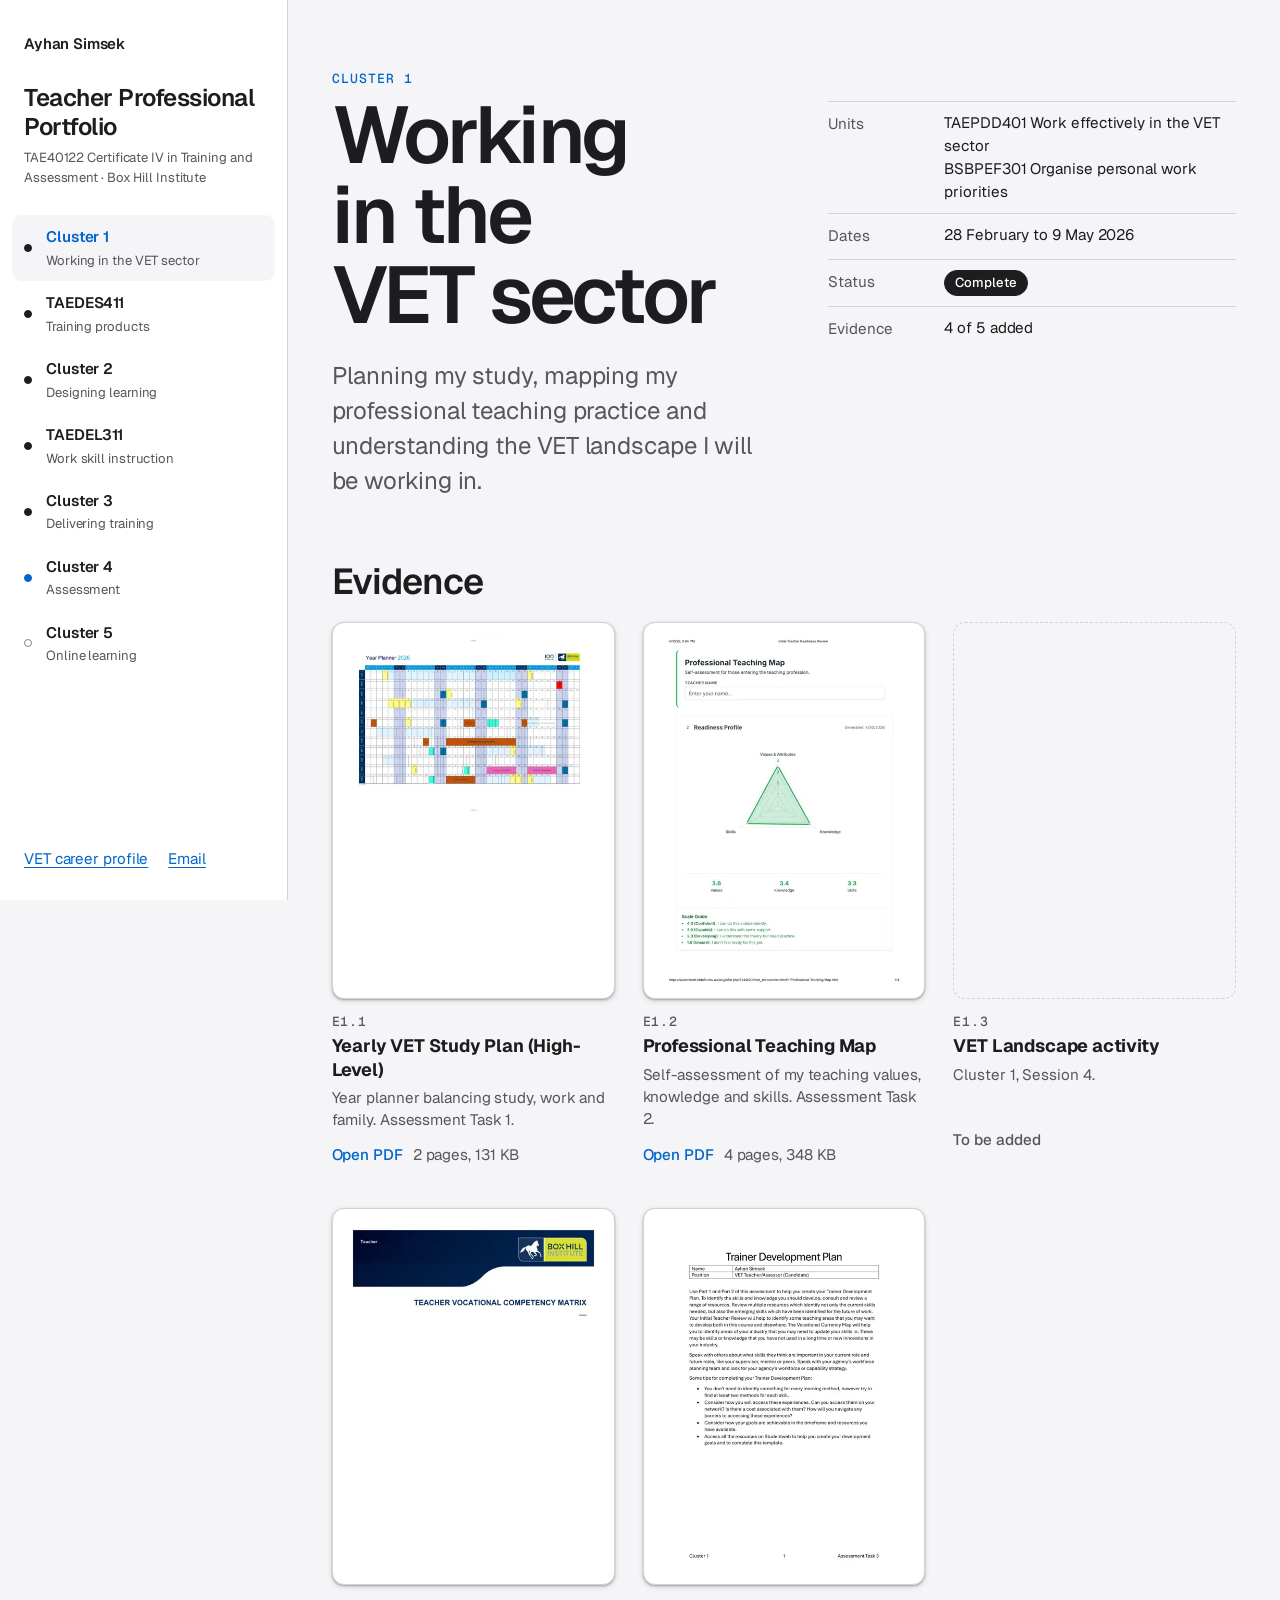
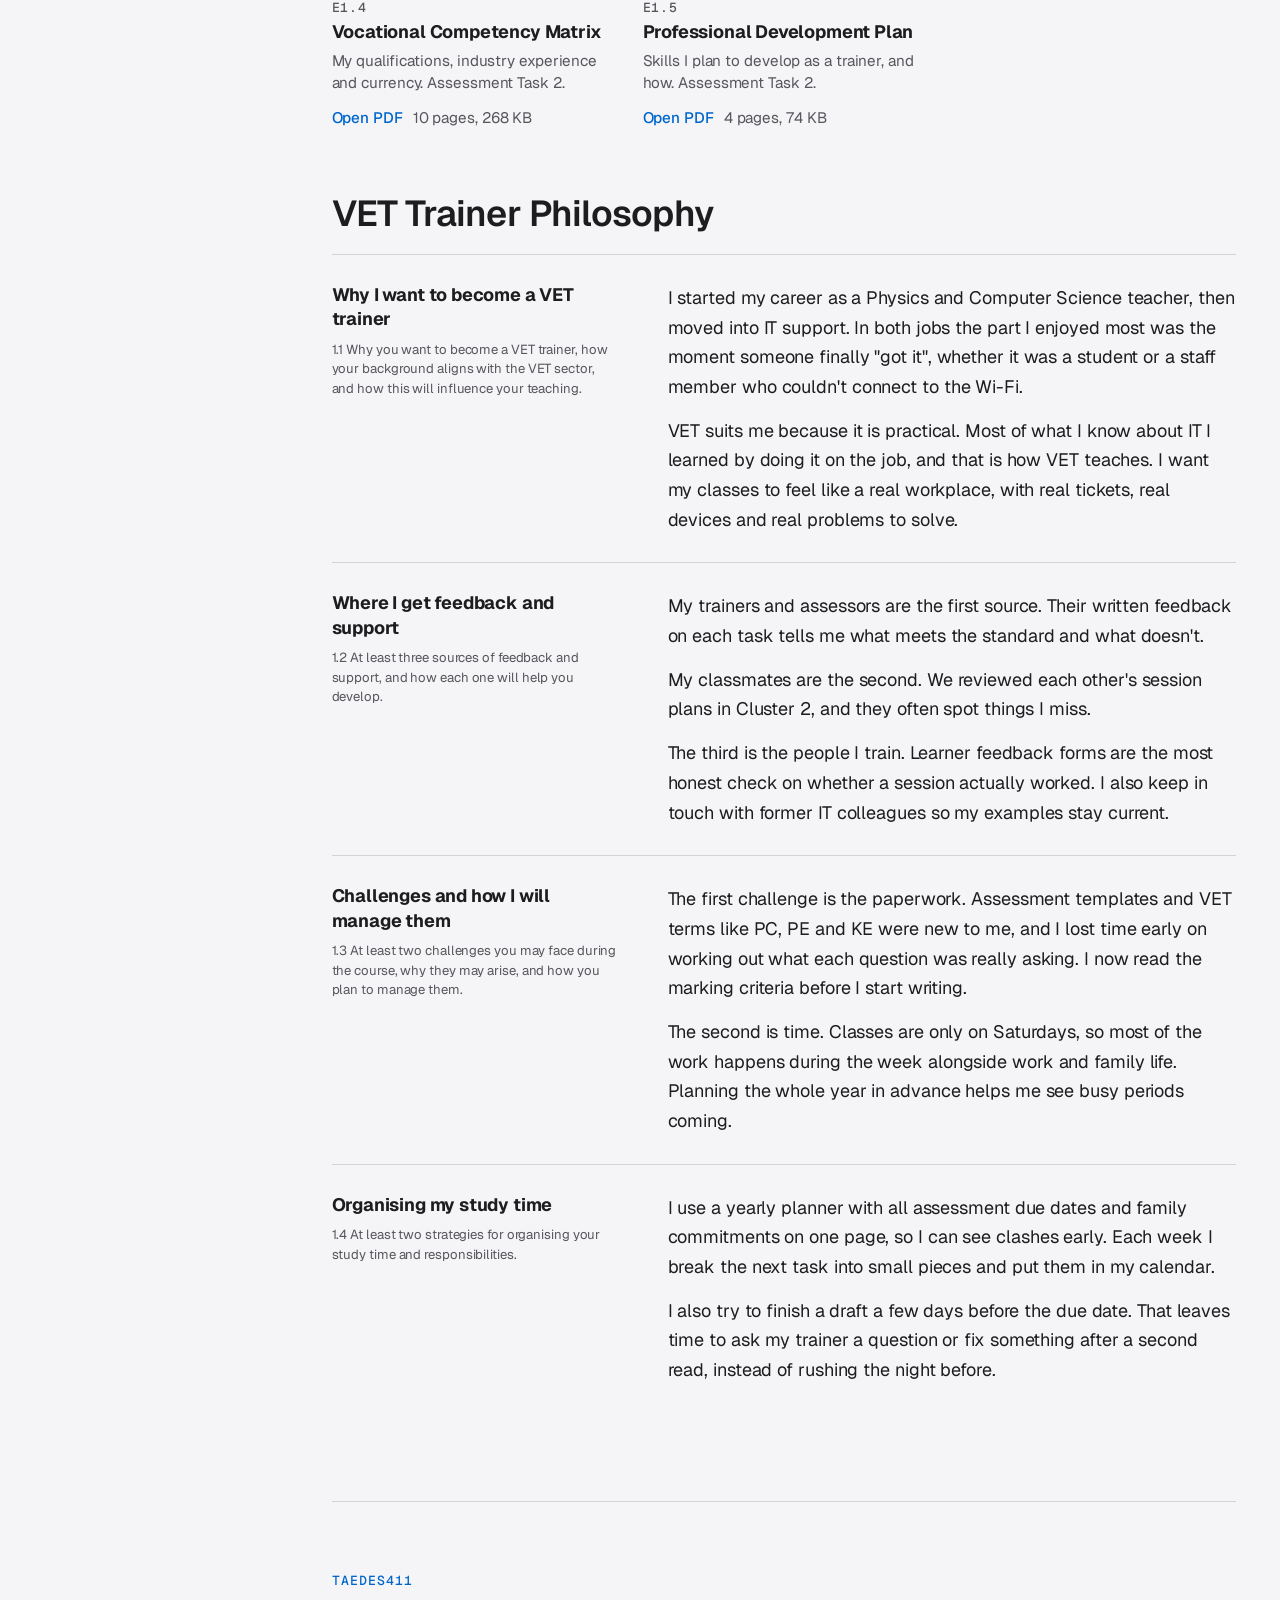
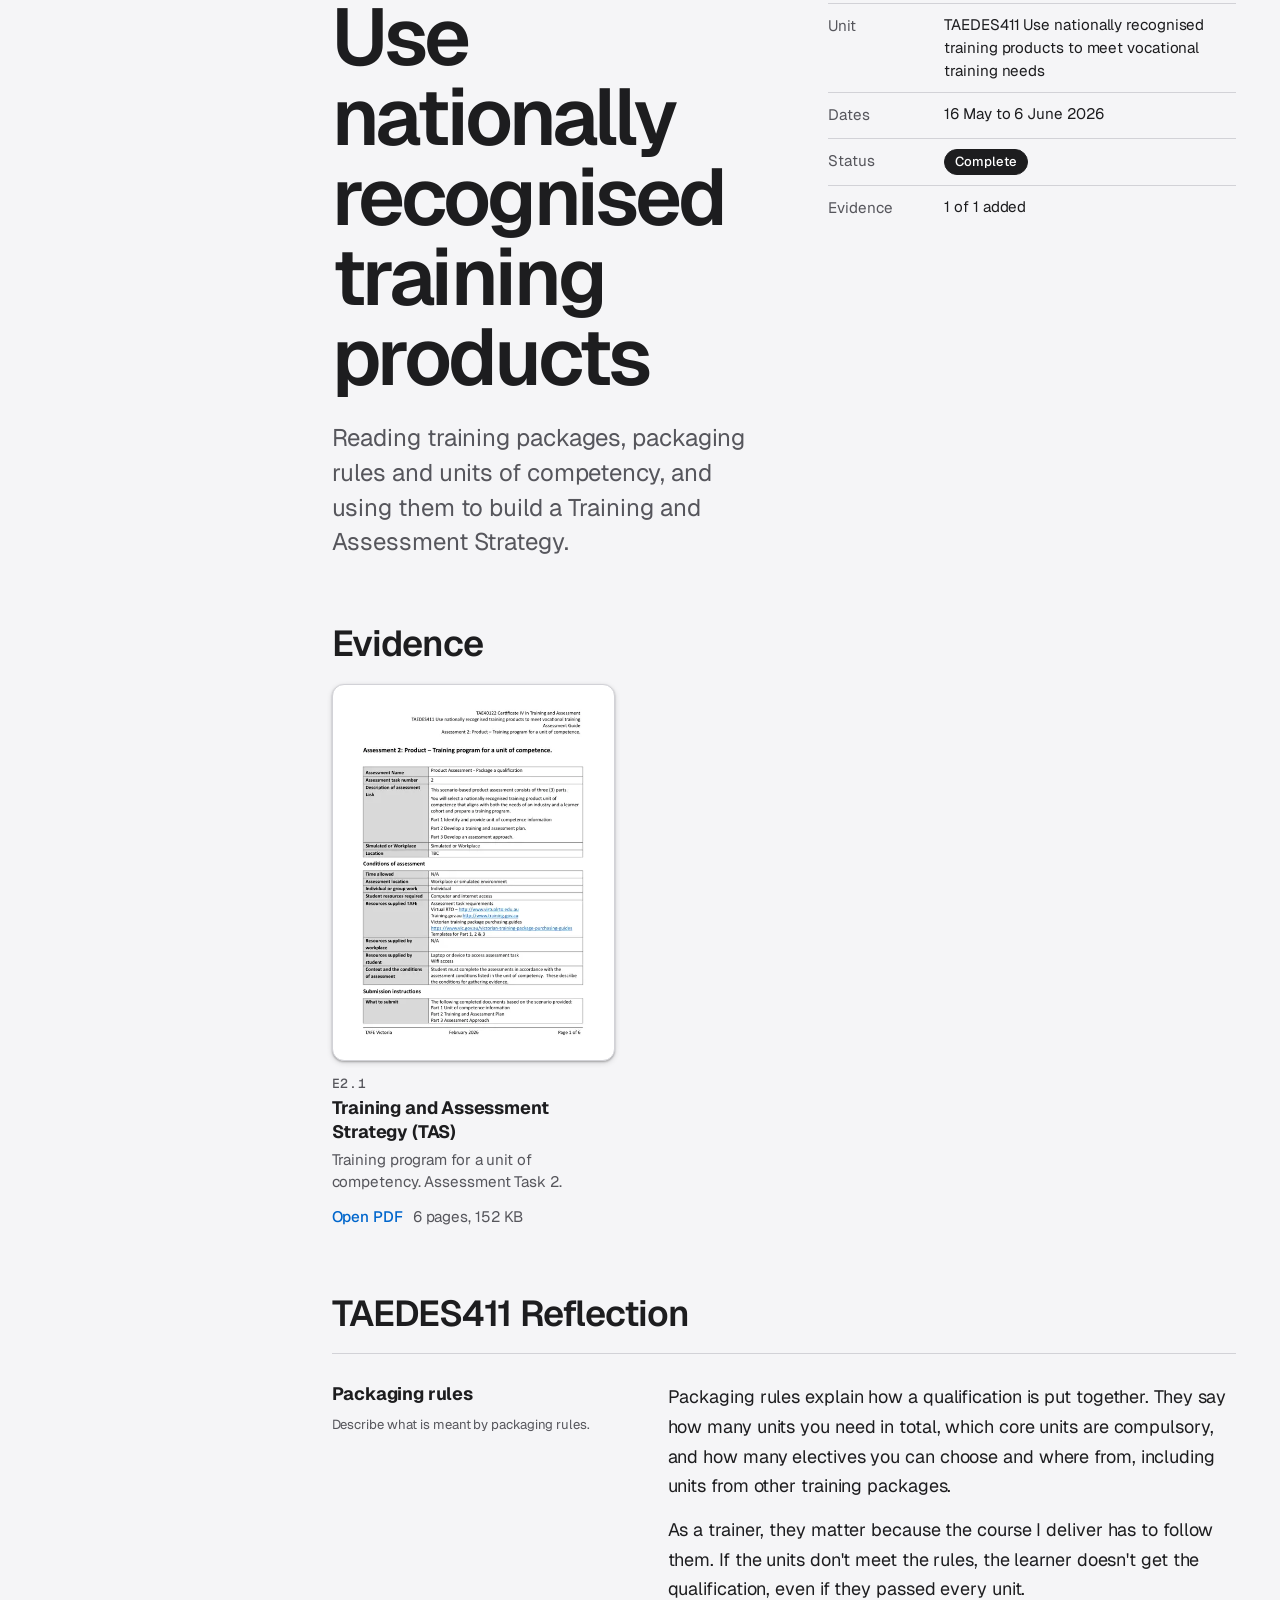
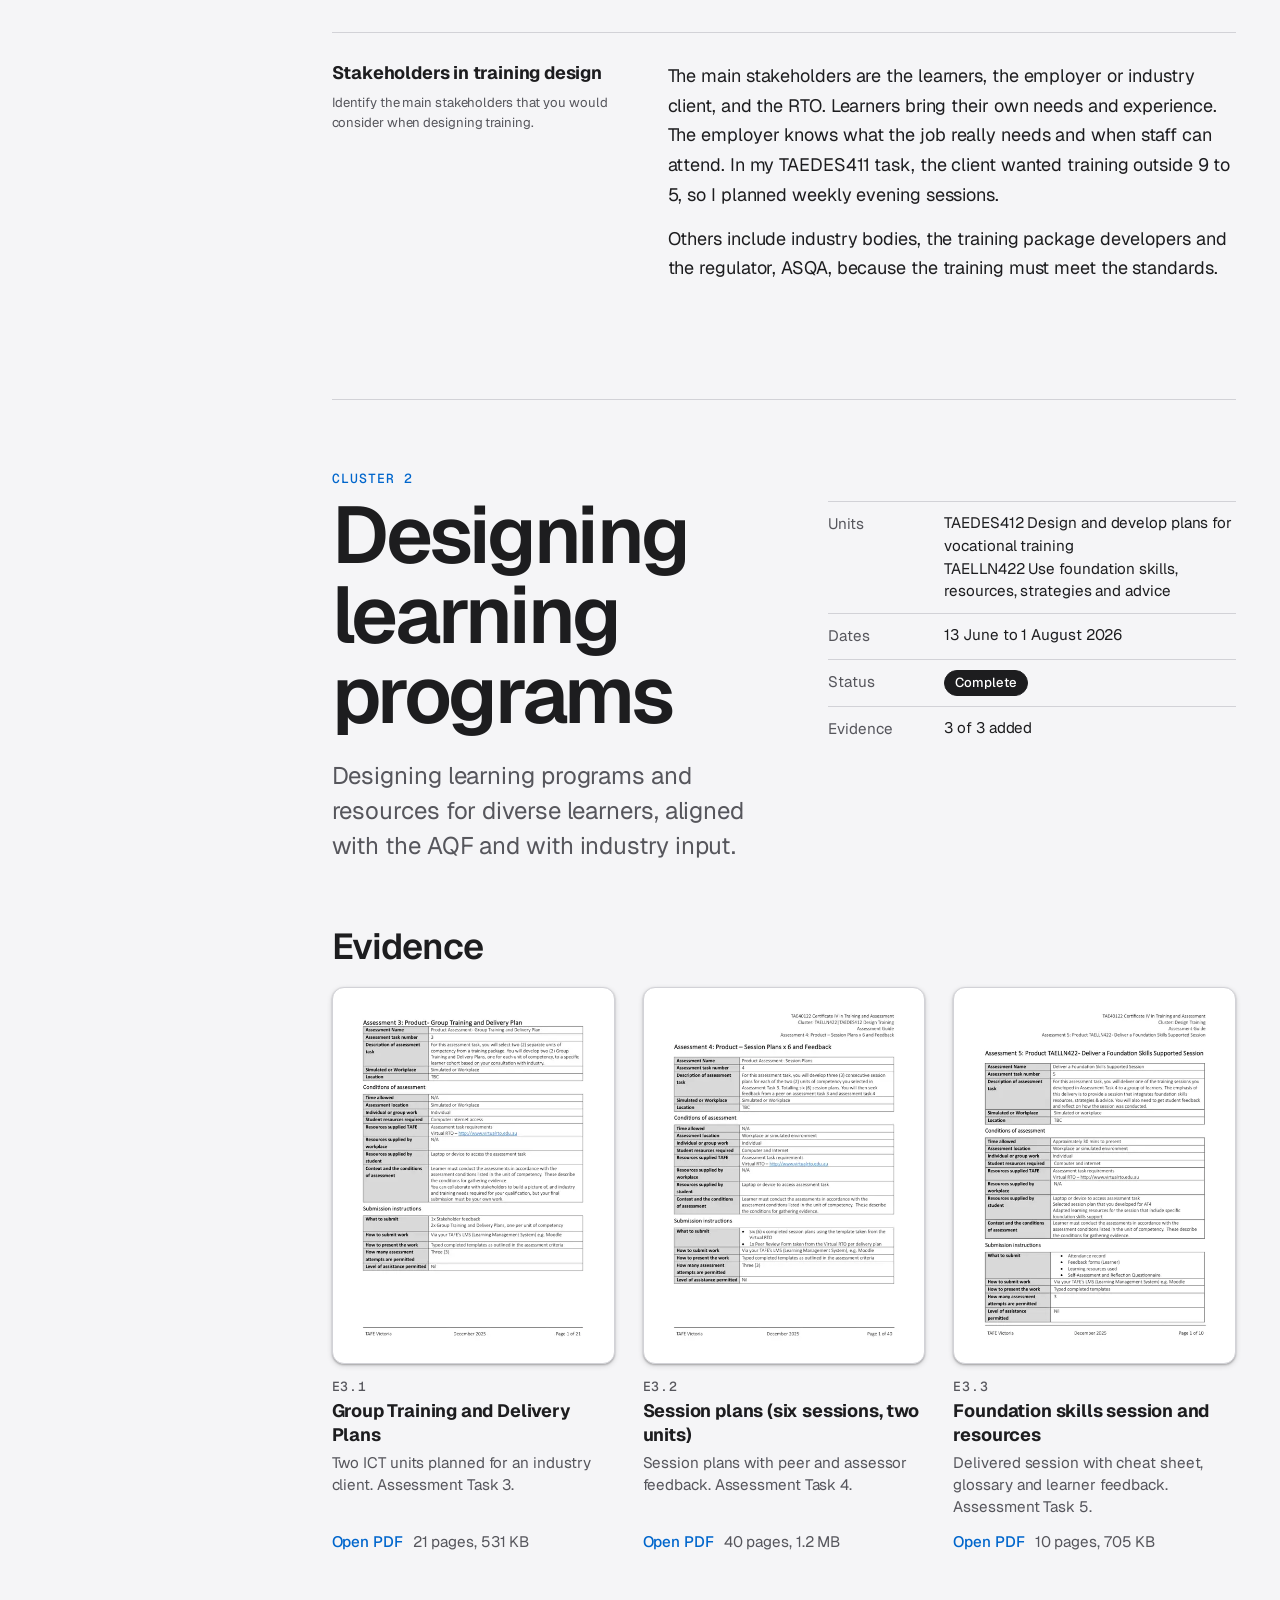
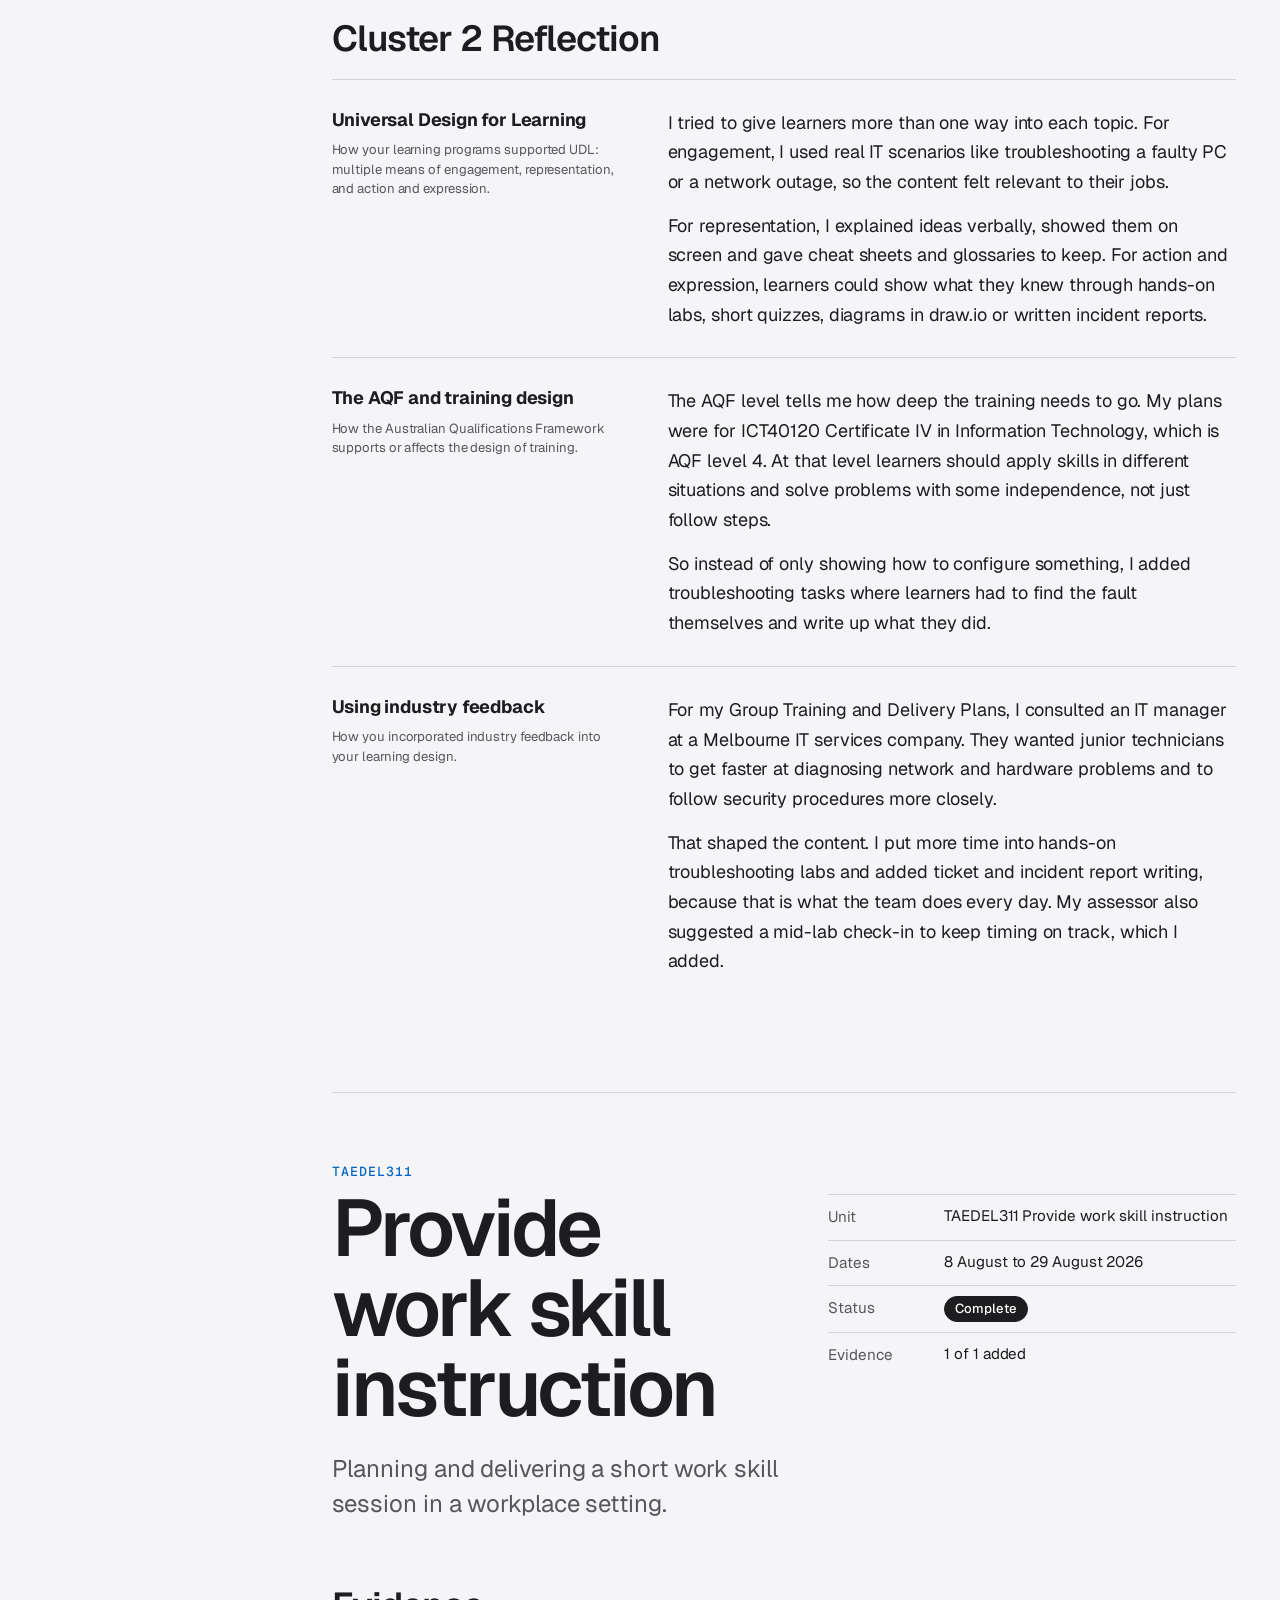
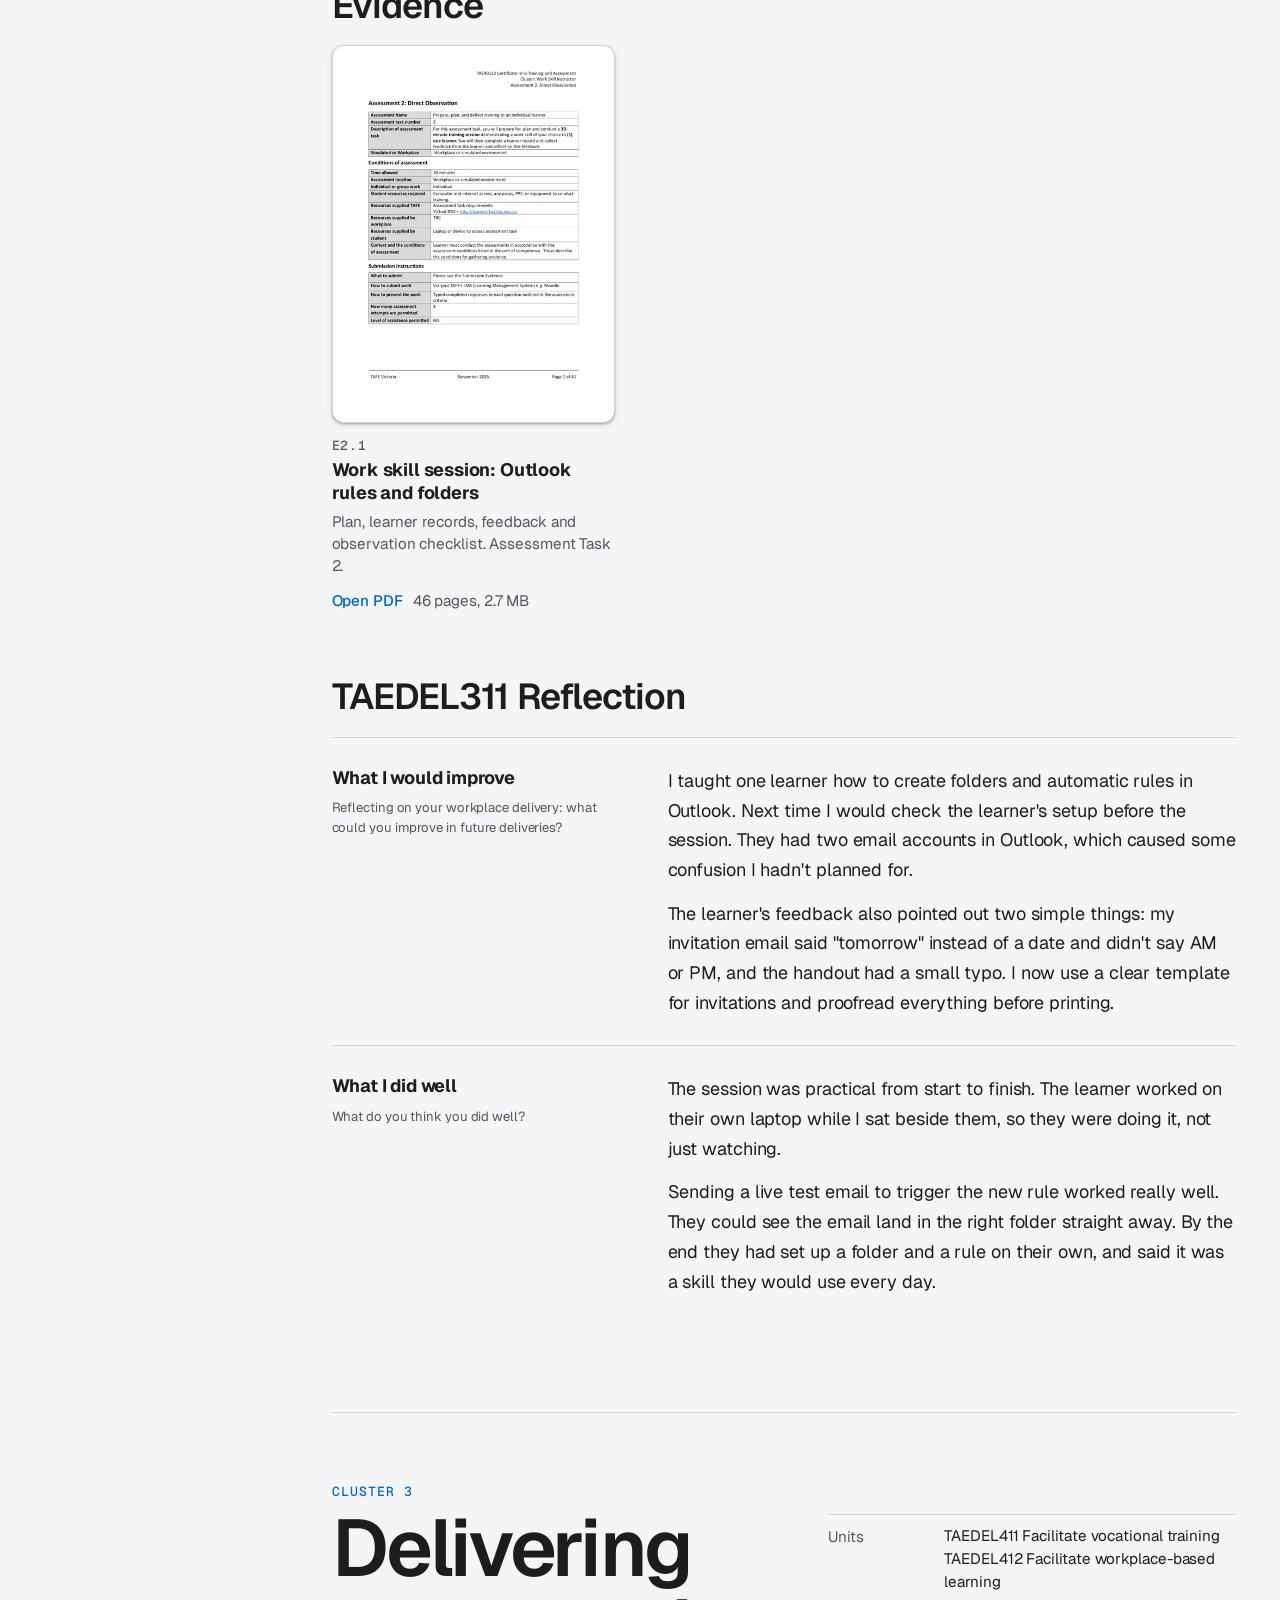
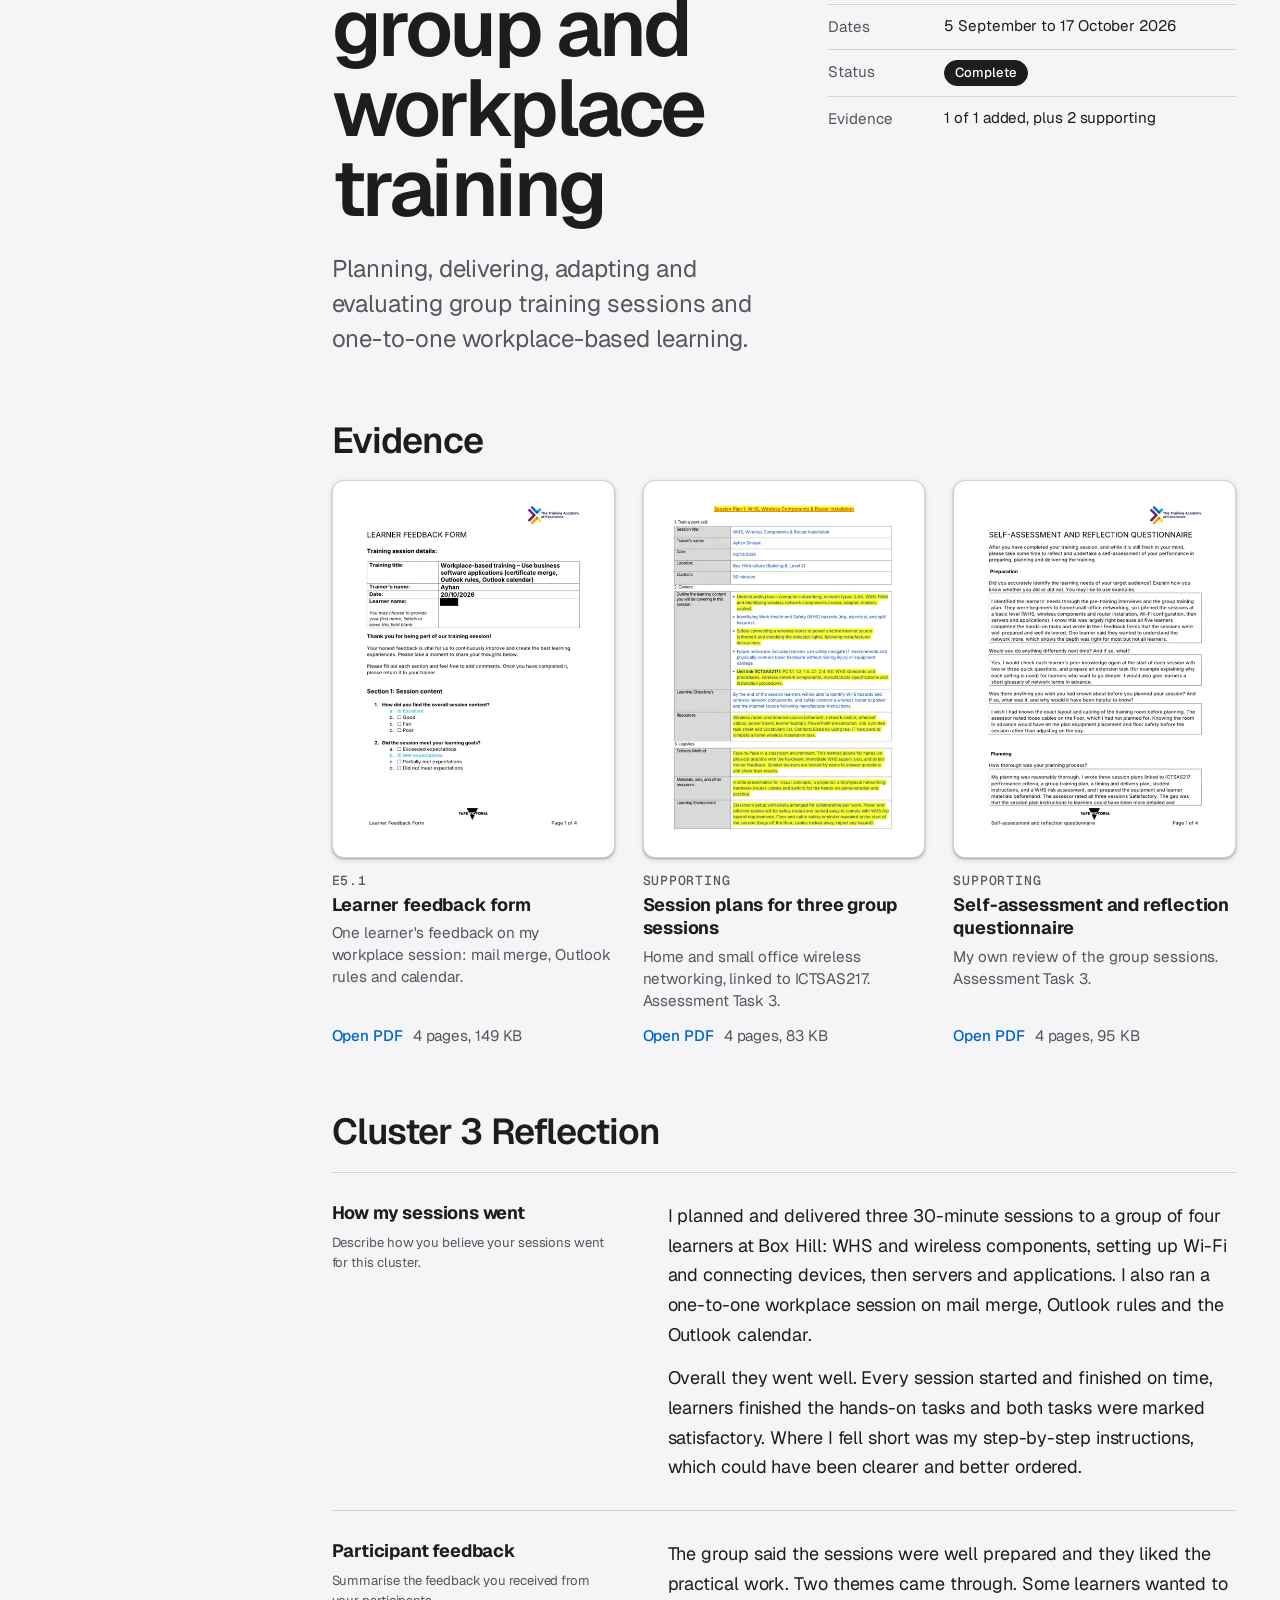
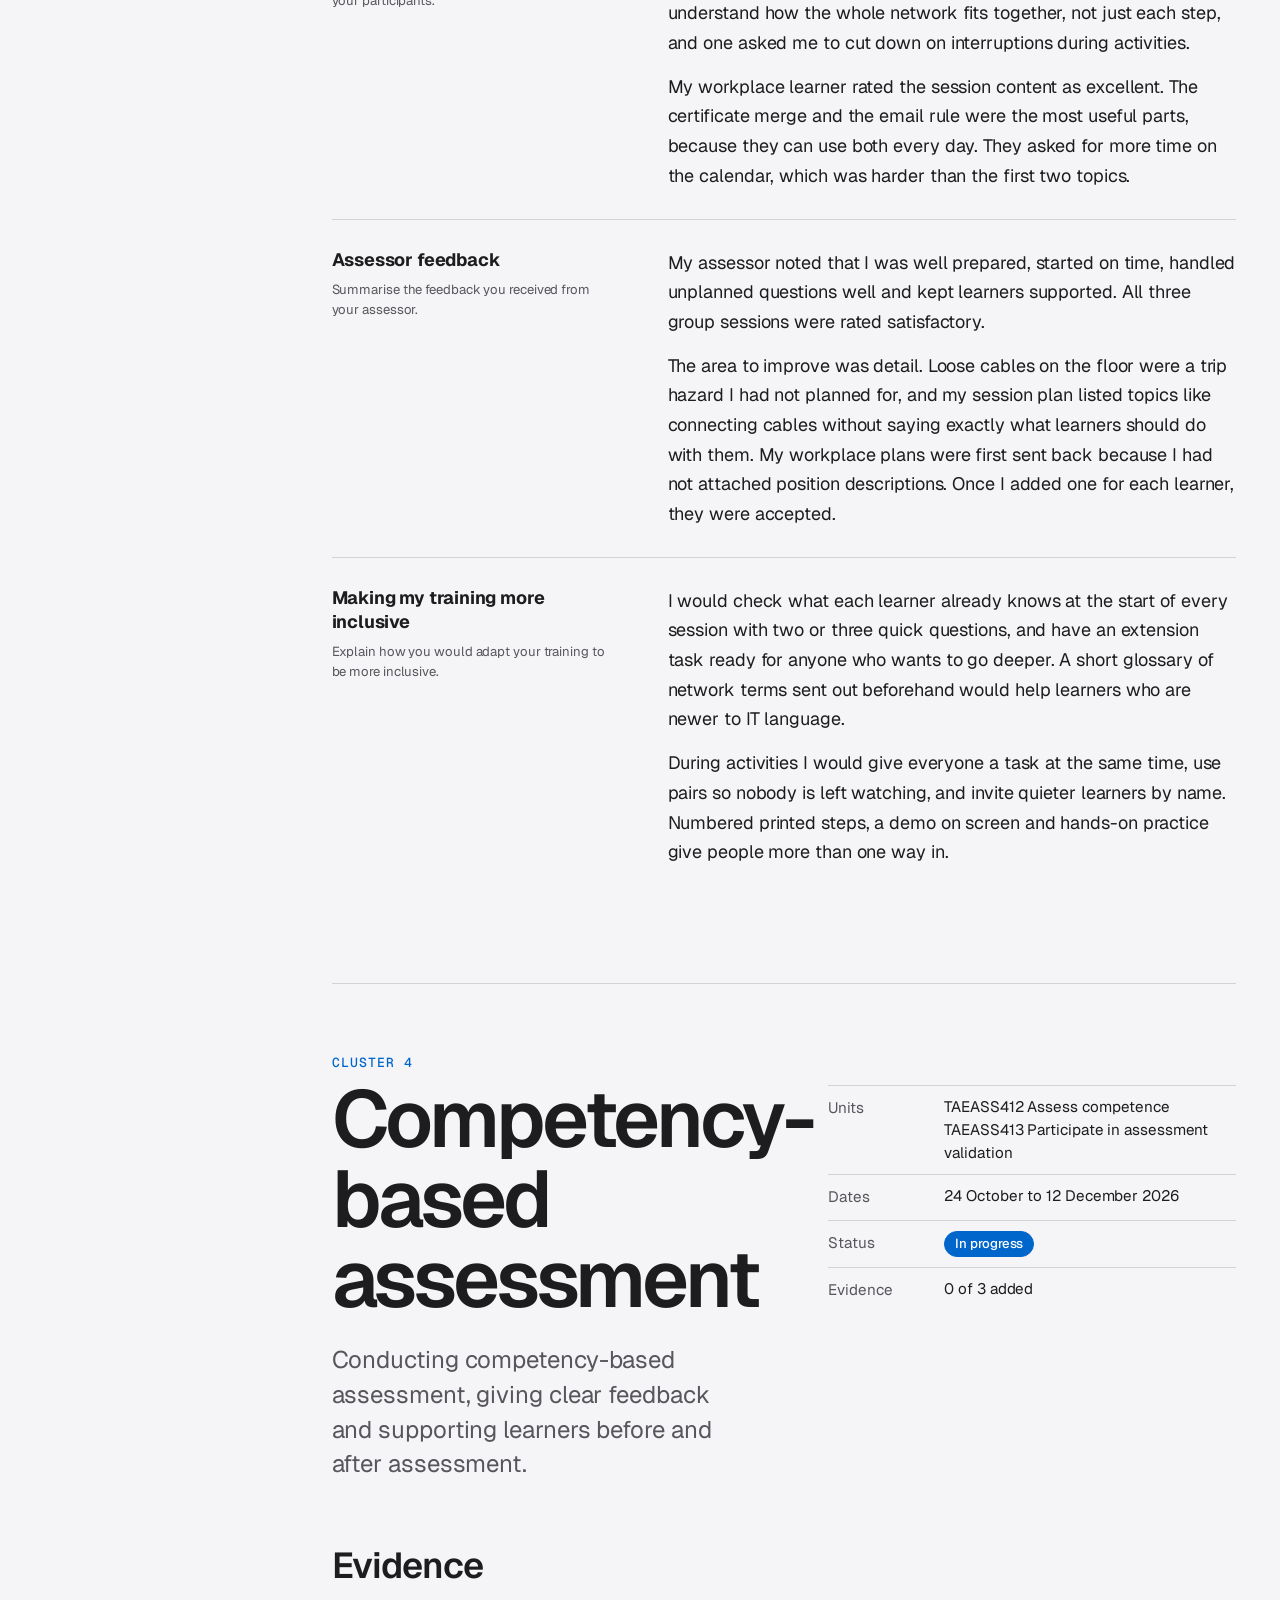
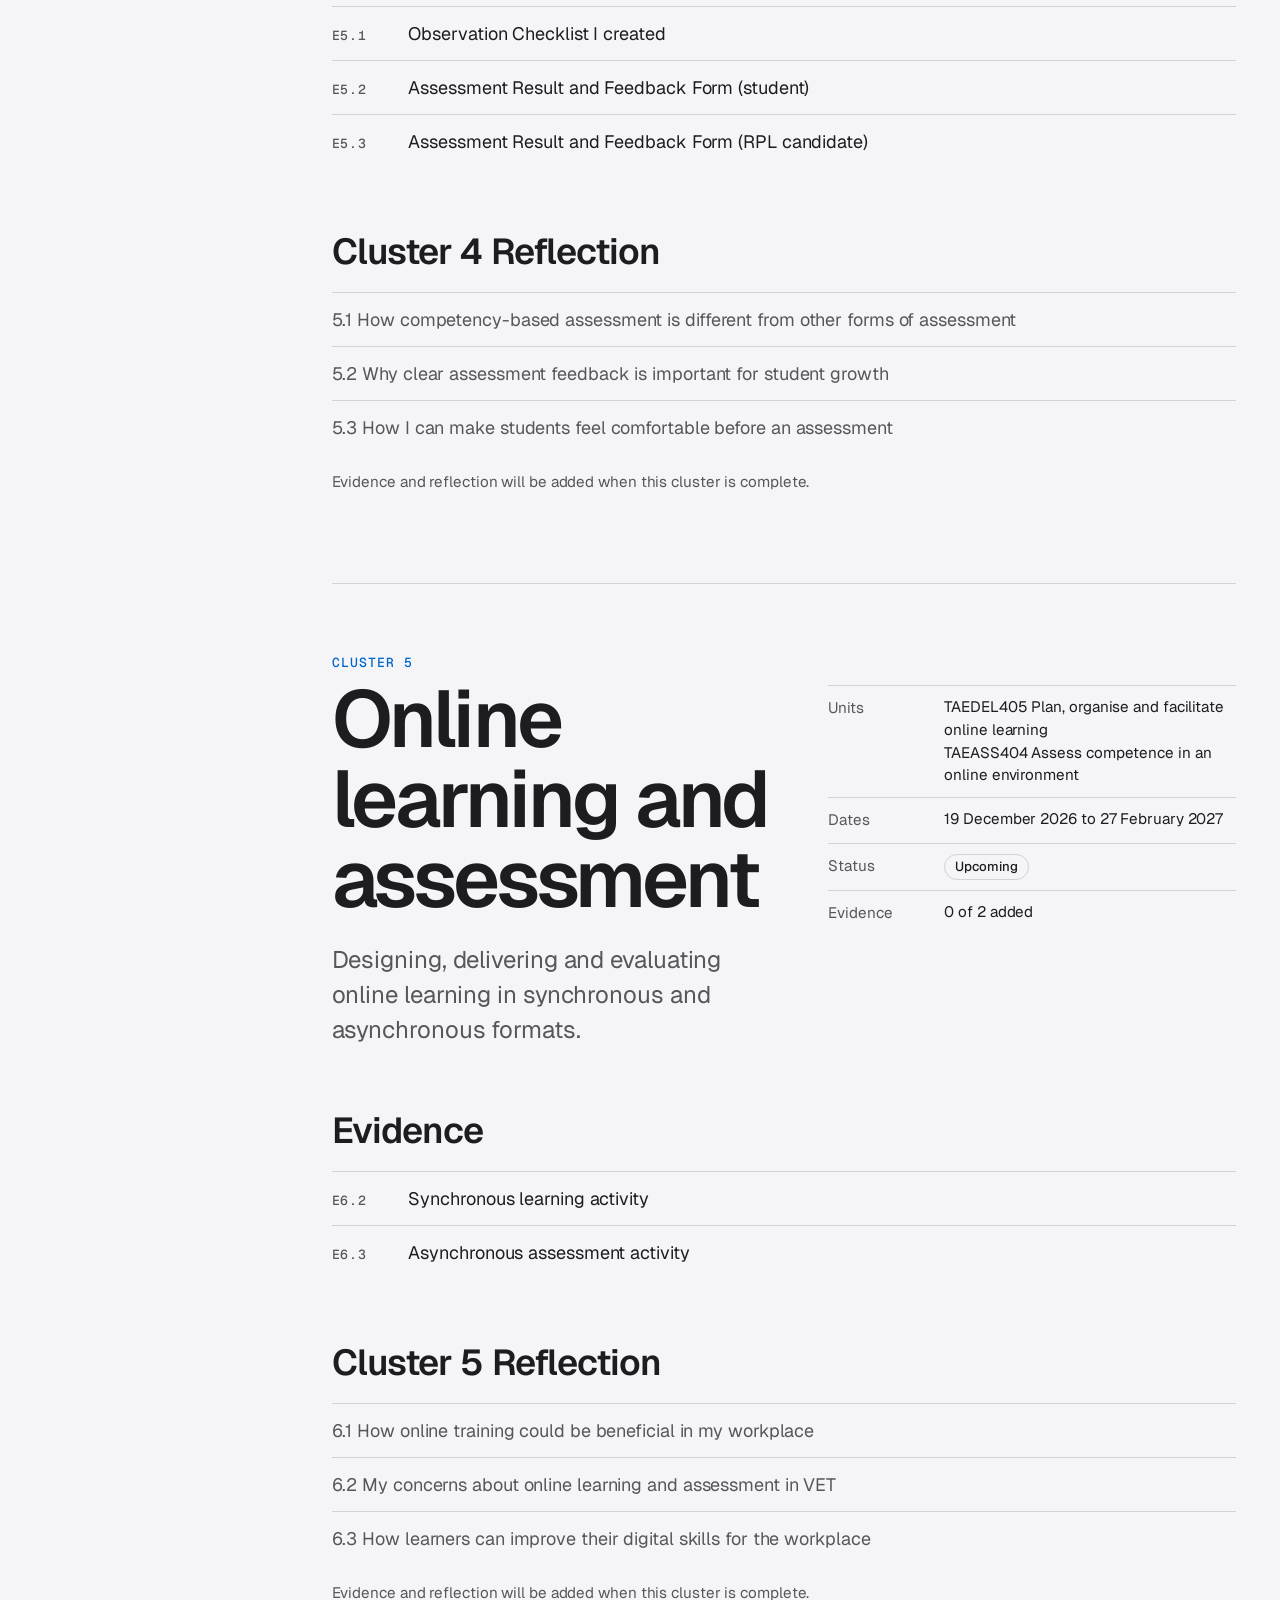
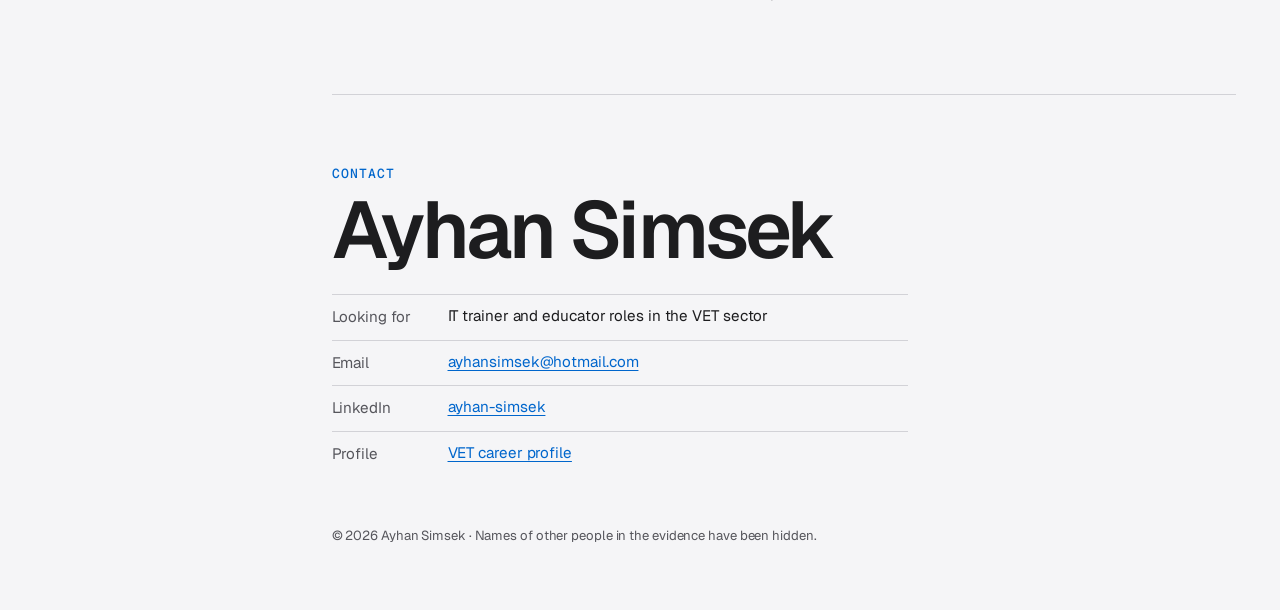
<file: portfolio.html>
<!doctype html>
<html lang="en-AU">
<head>
<meta charset="utf-8">
<meta name="viewport" content="width=device-width, initial-scale=1, viewport-fit=cover">
<title>Teacher Professional Portfolio · Ayhan Simsek</title>
<meta name="description" content="TAE40122 Teacher Professional Portfolio of Ayhan Simsek: evidence and reflections for every cluster and stand-alone unit.">
<link rel="icon" href="data:image/svg+xml,<svg xmlns='http://www.w3.org/2000/svg' viewBox='0 0 32 32'><rect width='16' height='32' fill='%23F5F5F7'/><rect x='16' width='16' height='32' fill='%230B0B0D'/><rect x='15' width='2' height='32' fill='%230066CC'/></svg>">
<link rel="preconnect" href="https://fonts.googleapis.com">
<link rel="preconnect" href="https://fonts.gstatic.com" crossorigin>
<link href="https://fonts.googleapis.com/css2?family=Geist:wght@400;500;600;700&family=Geist+Mono:wght@500&display=swap" rel="stylesheet">
<link rel="stylesheet" href="assets/scrollcraft.css">
<link rel="stylesheet" href="assets/site.css">
<link rel="stylesheet" href="assets/portfolio.css">
</head>
<body class="cat">

<a class="skip" href="#cluster-1">Skip to the first unit</a>

<!-- The index of objects. It jumps, and it marks where you are. -->
<aside class="index" aria-label="Portfolio index">
  <a class="index__home" href="index.html">Ayhan Simsek</a>
  <p class="index__title">Teacher Professional Portfolio</p>
  <p class="index__sub">TAE40122 Certificate IV in Training and Assessment · Box Hill Institute</p>
  <nav>
    <ol class="index__list">
      <li><a href="#cluster-1"><span class="dot dot--done" aria-hidden="true"></span><span class="index__code">Cluster 1</span><span class="index__name">Working in the VET sector</span></a></li>
      <li><a href="#taedes411"><span class="dot dot--done" aria-hidden="true"></span><span class="index__code">TAEDES411</span><span class="index__name">Training products</span></a></li>
      <li><a href="#cluster-2"><span class="dot dot--done" aria-hidden="true"></span><span class="index__code">Cluster 2</span><span class="index__name">Designing learning</span></a></li>
      <li><a href="#taedel311"><span class="dot dot--done" aria-hidden="true"></span><span class="index__code">TAEDEL311</span><span class="index__name">Work skill instruction</span></a></li>
      <li><a href="#cluster-3"><span class="dot dot--done" aria-hidden="true"></span><span class="index__code">Cluster 3</span><span class="index__name">Delivering training</span></a></li>
      <li><a href="#cluster-4"><span class="dot dot--now" aria-hidden="true"></span><span class="index__code">Cluster 4</span><span class="index__name">Assessment</span></a></li>
      <li><a href="#cluster-5"><span class="dot" aria-hidden="true"></span><span class="index__code">Cluster 5</span><span class="index__name">Online learning</span></a></li>
    </ol>
  </nav>
  <p class="index__links">
    <a class="link" href="index.html">VET career profile</a>
    <a class="link" href="mailto:ayhansimsek@hotmail.com">Email</a>
  </p>
</aside>

<main class="objects">

  <!-- ============================================================ -->
  <article class="obj" id="cluster-1" data-sc-act="flow">
    <header class="obj__label" data-sc-in data-sc-stagger="50">
      <p class="obj__code">Cluster 1</p>
      <h2 class="obj__title">Working in the VET sector</h2>
      <dl class="facts">
        <div><dt>Units</dt><dd>TAEPDD401 Work effectively in the VET sector<br>BSBPEF301 Organise personal work priorities</dd></div>
        <div><dt>Dates</dt><dd>28 February to 9 May 2026</dd></div>
        <div><dt>Status</dt><dd><span class="status status--done">Complete</span></dd></div>
        <div><dt>Evidence</dt><dd>4 of 5 added</dd></div>
      </dl>
      <p class="obj__note">Planning my study, mapping my professional teaching practice and understanding the VET landscape I will be working in.</p>
    </header>

    <h3 class="sub">Evidence</h3>
    <ul class="ev">
      <li class="ev__i">
        <a class="ev__thumb" href="evidence/cluster-1/yearly-vet-study-plan.pdf" target="_blank" rel="noopener" tabindex="-1" aria-hidden="true"><img src="assets/img/ev-cluster-1--yearly-vet-study-plan.webp" width="480" height="340" alt="" loading="lazy"></a>
        <p class="ev__code">E1.1</p>
        <h4 class="ev__title">Yearly VET Study Plan (High-Level)</h4>
        <p class="ev__src">Year planner balancing study, work and family. Assessment Task 1.</p>
        <a class="ev__open" href="evidence/cluster-1/yearly-vet-study-plan.pdf" target="_blank" rel="noopener">Open PDF <span>2&nbsp;pages, 131&nbsp;KB</span></a>
      </li>
      <li class="ev__i">
        <a class="ev__thumb" href="evidence/cluster-1/professional-teaching-map.pdf" target="_blank" rel="noopener" tabindex="-1" aria-hidden="true"><img src="assets/img/ev-cluster-1--professional-teaching-map.webp" width="480" height="680" alt="" loading="lazy"></a>
        <p class="ev__code">E1.2</p>
        <h4 class="ev__title">Professional Teaching Map</h4>
        <p class="ev__src">Self-assessment of my teaching values, knowledge and skills. Assessment Task 2.</p>
        <a class="ev__open" href="evidence/cluster-1/professional-teaching-map.pdf" target="_blank" rel="noopener">Open PDF <span>4&nbsp;pages, 348&nbsp;KB</span></a>
      </li>
      <li class="ev__i ev__i--empty">
        <div class="ev__thumb ev__thumb--empty" aria-hidden="true"></div>
        <p class="ev__code">E1.3</p>
        <h4 class="ev__title">VET Landscape activity</h4>
        <p class="ev__src">Cluster 1, Session 4.</p>
        <p class="ev__open ev__open--todo">To be added</p>
      </li>
      <li class="ev__i">
        <a class="ev__thumb" href="evidence/cluster-1/vocational-competency-matrix.pdf" target="_blank" rel="noopener" tabindex="-1" aria-hidden="true"><img src="assets/img/ev-cluster-1--vocational-competency-matrix.webp" width="480" height="340" alt="" loading="lazy"></a>
        <p class="ev__code">E1.4</p>
        <h4 class="ev__title">Vocational Competency Matrix</h4>
        <p class="ev__src">My qualifications, industry experience and currency. Assessment Task 2.</p>
        <a class="ev__open" href="evidence/cluster-1/vocational-competency-matrix.pdf" target="_blank" rel="noopener">Open PDF <span>10&nbsp;pages, 268&nbsp;KB</span></a>
      </li>
      <li class="ev__i">
        <a class="ev__thumb" href="evidence/cluster-1/professional-development-plan.pdf" target="_blank" rel="noopener" tabindex="-1" aria-hidden="true"><img src="assets/img/ev-cluster-1--professional-development-plan.webp" width="480" height="680" alt="" loading="lazy"></a>
        <p class="ev__code">E1.5</p>
        <h4 class="ev__title">Professional Development Plan</h4>
        <p class="ev__src">Skills I plan to develop as a trainer, and how. Assessment Task 2.</p>
        <a class="ev__open" href="evidence/cluster-1/professional-development-plan.pdf" target="_blank" rel="noopener">Open PDF <span>4&nbsp;pages, 74&nbsp;KB</span></a>
      </li>
    </ul>

    <section class="refl" aria-labelledby="r-c1">
      <h3 class="sub" id="r-c1">VET Trainer Philosophy</h3>
      <div class="qa">
        <h4>Why I want to become a VET trainer</h4>
        <p class="qa__prompt">1.1 Why you want to become a VET trainer, how your background aligns with the VET sector, and how this will influence your teaching.</p>
        <div class="qa__a">
          <p>I started my career as a Physics and Computer Science teacher, then moved into IT support. In both jobs the part I enjoyed most was the moment someone finally "got it", whether it was a student or a staff member who couldn't connect to the Wi-Fi.</p>
          <p>VET suits me because it is practical. Most of what I know about IT I learned by doing it on the job, and that is how VET teaches. I want my classes to feel like a real workplace, with real tickets, real devices and real problems to solve.</p>
        </div>
      </div>
      <div class="qa">
        <h4>Where I get feedback and support</h4>
        <p class="qa__prompt">1.2 At least three sources of feedback and support, and how each one will help you develop.</p>
        <div class="qa__a">
          <p>My trainers and assessors are the first source. Their written feedback on each task tells me what meets the standard and what doesn't.</p>
          <p>My classmates are the second. We reviewed each other's session plans in Cluster 2, and they often spot things I miss.</p>
          <p>The third is the people I train. Learner feedback forms are the most honest check on whether a session actually worked. I also keep in touch with former IT colleagues so my examples stay current.</p>
        </div>
      </div>
      <div class="qa">
        <h4>Challenges and how I will manage them</h4>
        <p class="qa__prompt">1.3 At least two challenges you may face during the course, why they may arise, and how you plan to manage them.</p>
        <div class="qa__a">
          <p>The first challenge is the paperwork. Assessment templates and VET terms like PC, PE and KE were new to me, and I lost time early on working out what each question was really asking. I now read the marking criteria before I start writing.</p>
          <p>The second is time. Classes are only on Saturdays, so most of the work happens during the week alongside work and family life. Planning the whole year in advance helps me see busy periods coming.</p>
        </div>
      </div>
      <div class="qa">
        <h4>Organising my study time</h4>
        <p class="qa__prompt">1.4 At least two strategies for organising your study time and responsibilities.</p>
        <div class="qa__a">
          <p>I use a yearly planner with all assessment due dates and family commitments on one page, so I can see clashes early. Each week I break the next task into small pieces and put them in my calendar.</p>
          <p>I also try to finish a draft a few days before the due date. That leaves time to ask my trainer a question or fix something after a second read, instead of rushing the night before.</p>
        </div>
      </div>
    </section>
  </article>

  <!-- ============================================================ -->
  <article class="obj" id="taedes411" data-sc-act="flow">
    <header class="obj__label" data-sc-in data-sc-stagger="50">
      <p class="obj__code">TAEDES411</p>
      <h2 class="obj__title">Use nationally recognised training products</h2>
      <dl class="facts">
        <div><dt>Unit</dt><dd>TAEDES411 Use nationally recognised training products to meet vocational training needs</dd></div>
        <div><dt>Dates</dt><dd>16 May to 6 June 2026</dd></div>
        <div><dt>Status</dt><dd><span class="status status--done">Complete</span></dd></div>
        <div><dt>Evidence</dt><dd>1 of 1 added</dd></div>
      </dl>
      <p class="obj__note">Reading training packages, packaging rules and units of competency, and using them to build a Training and Assessment Strategy.</p>
    </header>

    <h3 class="sub">Evidence</h3>
    <ul class="ev">
      <li class="ev__i">
        <a class="ev__thumb" href="evidence/taedes411/training-and-assessment-strategy.pdf" target="_blank" rel="noopener" tabindex="-1" aria-hidden="true"><img src="assets/img/ev-taedes411--training-and-assessment-strategy.webp" width="480" height="680" alt="" loading="lazy"></a>
        <p class="ev__code">E2.1</p>
        <h4 class="ev__title">Training and Assessment Strategy (TAS)</h4>
        <p class="ev__src">Training program for a unit of competency. Assessment Task 2.</p>
        <a class="ev__open" href="evidence/taedes411/training-and-assessment-strategy.pdf" target="_blank" rel="noopener">Open PDF <span>6&nbsp;pages, 152&nbsp;KB</span></a>
      </li>
    </ul>

    <section class="refl" aria-labelledby="r-des">
      <h3 class="sub" id="r-des">TAEDES411 Reflection</h3>
      <div class="qa">
        <h4>Packaging rules</h4>
        <p class="qa__prompt">Describe what is meant by packaging rules.</p>
        <div class="qa__a">
          <p>Packaging rules explain how a qualification is put together. They say how many units you need in total, which core units are compulsory, and how many electives you can choose and where from, including units from other training packages.</p>
          <p>As a trainer, they matter because the course I deliver has to follow them. If the units don't meet the rules, the learner doesn't get the qualification, even if they passed every unit.</p>
        </div>
      </div>
      <div class="qa">
        <h4>Stakeholders in training design</h4>
        <p class="qa__prompt">Identify the main stakeholders that you would consider when designing training.</p>
        <div class="qa__a">
          <p>The main stakeholders are the learners, the employer or industry client, and the RTO. Learners bring their own needs and experience. The employer knows what the job really needs and when staff can attend. In my TAEDES411 task, the client wanted training outside 9 to 5, so I planned weekly evening sessions.</p>
          <p>Others include industry bodies, the training package developers and the regulator, ASQA, because the training must meet the standards.</p>
        </div>
      </div>
    </section>
  </article>

  <!-- ============================================================ -->
  <article class="obj" id="cluster-2" data-sc-act="flow">
    <header class="obj__label" data-sc-in data-sc-stagger="50">
      <p class="obj__code">Cluster 2</p>
      <h2 class="obj__title">Designing learning programs</h2>
      <dl class="facts">
        <div><dt>Units</dt><dd>TAEDES412 Design and develop plans for vocational training<br>TAELLN422 Use foundation skills, resources, strategies and advice</dd></div>
        <div><dt>Dates</dt><dd>13 June to 1 August 2026</dd></div>
        <div><dt>Status</dt><dd><span class="status status--done">Complete</span></dd></div>
        <div><dt>Evidence</dt><dd>3 of 3 added</dd></div>
      </dl>
      <p class="obj__note">Designing learning programs and resources for diverse learners, aligned with the AQF and with industry input.</p>
    </header>

    <h3 class="sub">Evidence</h3>
    <ul class="ev">
      <li class="ev__i">
        <a class="ev__thumb" href="evidence/cluster-2/group-training-and-delivery-plans.pdf" target="_blank" rel="noopener" tabindex="-1" aria-hidden="true"><img src="assets/img/ev-cluster-2--group-training-and-delivery-plans.webp" width="480" height="680" alt="" loading="lazy"></a>
        <p class="ev__code">E3.1</p>
        <h4 class="ev__title">Group Training and Delivery Plans</h4>
        <p class="ev__src">Two ICT units planned for an industry client. Assessment Task 3.</p>
        <a class="ev__open" href="evidence/cluster-2/group-training-and-delivery-plans.pdf" target="_blank" rel="noopener">Open PDF <span>21&nbsp;pages, 531&nbsp;KB</span></a>
      </li>
      <li class="ev__i">
        <a class="ev__thumb" href="evidence/cluster-2/session-plans.pdf" target="_blank" rel="noopener" tabindex="-1" aria-hidden="true"><img src="assets/img/ev-cluster-2--session-plans.webp" width="480" height="680" alt="" loading="lazy"></a>
        <p class="ev__code">E3.2</p>
        <h4 class="ev__title">Session plans (six sessions, two units)</h4>
        <p class="ev__src">Session plans with peer and assessor feedback. Assessment Task 4.</p>
        <a class="ev__open" href="evidence/cluster-2/session-plans.pdf" target="_blank" rel="noopener">Open PDF <span>40&nbsp;pages, 1.2&nbsp;MB</span></a>
      </li>
      <li class="ev__i">
        <a class="ev__thumb" href="evidence/cluster-2/foundation-skills-session.pdf" target="_blank" rel="noopener" tabindex="-1" aria-hidden="true"><img src="assets/img/ev-cluster-2--foundation-skills-session.webp" width="480" height="680" alt="" loading="lazy"></a>
        <p class="ev__code">E3.3</p>
        <h4 class="ev__title">Foundation skills session and resources</h4>
        <p class="ev__src">Delivered session with cheat sheet, glossary and learner feedback. Assessment Task 5.</p>
        <a class="ev__open" href="evidence/cluster-2/foundation-skills-session.pdf" target="_blank" rel="noopener">Open PDF <span>10&nbsp;pages, 705&nbsp;KB</span></a>
      </li>
    </ul>

    <section class="refl" aria-labelledby="r-c2">
      <h3 class="sub" id="r-c2">Cluster 2 Reflection</h3>
      <div class="qa">
        <h4>Universal Design for Learning</h4>
        <p class="qa__prompt">How your learning programs supported UDL: multiple means of engagement, representation, and action and expression.</p>
        <div class="qa__a">
          <p>I tried to give learners more than one way into each topic. For engagement, I used real IT scenarios like troubleshooting a faulty PC or a network outage, so the content felt relevant to their jobs.</p>
          <p>For representation, I explained ideas verbally, showed them on screen and gave cheat sheets and glossaries to keep. For action and expression, learners could show what they knew through hands-on labs, short quizzes, diagrams in draw.io or written incident reports.</p>
        </div>
      </div>
      <div class="qa">
        <h4>The AQF and training design</h4>
        <p class="qa__prompt">How the Australian Qualifications Framework supports or affects the design of training.</p>
        <div class="qa__a">
          <p>The AQF level tells me how deep the training needs to go. My plans were for ICT40120 Certificate IV in Information Technology, which is AQF level 4. At that level learners should apply skills in different situations and solve problems with some independence, not just follow steps.</p>
          <p>So instead of only showing how to configure something, I added troubleshooting tasks where learners had to find the fault themselves and write up what they did.</p>
        </div>
      </div>
      <div class="qa">
        <h4>Using industry feedback</h4>
        <p class="qa__prompt">How you incorporated industry feedback into your learning design.</p>
        <div class="qa__a">
          <p>For my Group Training and Delivery Plans, I consulted an IT manager at a Melbourne IT services company. They wanted junior technicians to get faster at diagnosing network and hardware problems and to follow security procedures more closely.</p>
          <p>That shaped the content. I put more time into hands-on troubleshooting labs and added ticket and incident report writing, because that is what the team does every day. My assessor also suggested a mid-lab check-in to keep timing on track, which I added.</p>
        </div>
      </div>
    </section>
  </article>

  <!-- ============================================================ -->
  <article class="obj" id="taedel311" data-sc-act="flow">
    <header class="obj__label" data-sc-in data-sc-stagger="50">
      <p class="obj__code">TAEDEL311</p>
      <h2 class="obj__title">Provide work skill instruction</h2>
      <dl class="facts">
        <div><dt>Unit</dt><dd>TAEDEL311 Provide work skill instruction</dd></div>
        <div><dt>Dates</dt><dd>8 August to 29 August 2026</dd></div>
        <div><dt>Status</dt><dd><span class="status status--done">Complete</span></dd></div>
        <div><dt>Evidence</dt><dd>1 of 1 added</dd></div>
      </dl>
      <p class="obj__note">Planning and delivering a short work skill session in a workplace setting.</p>
    </header>

    <h3 class="sub">Evidence</h3>
    <ul class="ev">
      <li class="ev__i">
        <a class="ev__thumb" href="evidence/taedel311/work-skill-session.pdf" target="_blank" rel="noopener" tabindex="-1" aria-hidden="true"><img src="assets/img/ev-taedel311--work-skill-session.webp" width="480" height="680" alt="" loading="lazy"></a>
        <p class="ev__code">E2.1</p>
        <h4 class="ev__title">Work skill session: Outlook rules and folders</h4>
        <p class="ev__src">Plan, learner records, feedback and observation checklist. Assessment Task 2.</p>
        <a class="ev__open" href="evidence/taedel311/work-skill-session.pdf" target="_blank" rel="noopener">Open PDF <span>46&nbsp;pages, 2.7&nbsp;MB</span></a>
      </li>
    </ul>

    <section class="refl" aria-labelledby="r-311">
      <h3 class="sub" id="r-311">TAEDEL311 Reflection</h3>
      <div class="qa">
        <h4>What I would improve</h4>
        <p class="qa__prompt">Reflecting on your workplace delivery: what could you improve in future deliveries?</p>
        <div class="qa__a">
          <p>I taught one learner how to create folders and automatic rules in Outlook. Next time I would check the learner's setup before the session. They had two email accounts in Outlook, which caused some confusion I hadn't planned for.</p>
          <p>The learner's feedback also pointed out two simple things: my invitation email said "tomorrow" instead of a date and didn't say AM or PM, and the handout had a small typo. I now use a clear template for invitations and proofread everything before printing.</p>
        </div>
      </div>
      <div class="qa">
        <h4>What I did well</h4>
        <p class="qa__prompt">What do you think you did well?</p>
        <div class="qa__a">
          <p>The session was practical from start to finish. The learner worked on their own laptop while I sat beside them, so they were doing it, not just watching.</p>
          <p>Sending a live test email to trigger the new rule worked really well. They could see the email land in the right folder straight away. By the end they had set up a folder and a rule on their own, and said it was a skill they would use every day.</p>
        </div>
      </div>
    </section>
  </article>

  <!-- ============================================================ -->
  <article class="obj" id="cluster-3" data-sc-act="flow">
    <header class="obj__label" data-sc-in data-sc-stagger="50">
      <p class="obj__code">Cluster 3</p>
      <h2 class="obj__title">Delivering group and workplace training</h2>
      <dl class="facts">
        <div><dt>Units</dt><dd>TAEDEL411 Facilitate vocational training<br>TAEDEL412 Facilitate workplace-based learning</dd></div>
        <div><dt>Dates</dt><dd>5 September to 17 October 2026</dd></div>
        <div><dt>Status</dt><dd><span class="status status--done">Complete</span></dd></div>
        <div><dt>Evidence</dt><dd>1 of 1 added, plus 2 supporting</dd></div>
      </dl>
      <p class="obj__note">Planning, delivering, adapting and evaluating group training sessions and one-to-one workplace-based learning.</p>
    </header>

    <h3 class="sub">Evidence</h3>
    <ul class="ev">
      <li class="ev__i">
        <a class="ev__thumb" href="evidence/cluster-3/learner-feedback.pdf" target="_blank" rel="noopener" tabindex="-1" aria-hidden="true"><img src="assets/img/ev-cluster-3--learner-feedback.webp" width="480" height="680" alt="" loading="lazy"></a>
        <p class="ev__code">E5.1</p>
        <h4 class="ev__title">Learner feedback form</h4>
        <p class="ev__src">One learner's feedback on my workplace session: mail merge, Outlook rules and calendar.</p>
        <a class="ev__open" href="evidence/cluster-3/learner-feedback.pdf" target="_blank" rel="noopener">Open PDF <span>4&nbsp;pages, 149&nbsp;KB</span></a>
      </li>
      <li class="ev__i">
        <a class="ev__thumb" href="evidence/cluster-3/session-plans.pdf" target="_blank" rel="noopener" tabindex="-1" aria-hidden="true"><img src="assets/img/ev-cluster-3--session-plans.webp" width="480" height="680" alt="" loading="lazy"></a>
        <p class="ev__code">Supporting</p>
        <h4 class="ev__title">Session plans for three group sessions</h4>
        <p class="ev__src">Home and small office wireless networking, linked to ICTSAS217. Assessment Task 3.</p>
        <a class="ev__open" href="evidence/cluster-3/session-plans.pdf" target="_blank" rel="noopener">Open PDF <span>4&nbsp;pages, 83&nbsp;KB</span></a>
      </li>
      <li class="ev__i">
        <a class="ev__thumb" href="evidence/cluster-3/self-assessment-and-reflection.pdf" target="_blank" rel="noopener" tabindex="-1" aria-hidden="true"><img src="assets/img/ev-cluster-3--self-assessment-and-reflection.webp" width="480" height="680" alt="" loading="lazy"></a>
        <p class="ev__code">Supporting</p>
        <h4 class="ev__title">Self-assessment and reflection questionnaire</h4>
        <p class="ev__src">My own review of the group sessions. Assessment Task 3.</p>
        <a class="ev__open" href="evidence/cluster-3/self-assessment-and-reflection.pdf" target="_blank" rel="noopener">Open PDF <span>4&nbsp;pages, 95&nbsp;KB</span></a>
      </li>
    </ul>

    <section class="refl" aria-labelledby="r-c3">
      <h3 class="sub" id="r-c3">Cluster 3 Reflection</h3>
      <div class="qa">
        <h4>How my sessions went</h4>
        <p class="qa__prompt">Describe how you believe your sessions went for this cluster.</p>
        <div class="qa__a">
          <p>I planned and delivered three 30-minute sessions to a group of four learners at Box Hill: WHS and wireless components, setting up Wi-Fi and connecting devices, then servers and applications. I also ran a one-to-one workplace session on mail merge, Outlook rules and the Outlook calendar.</p>
          <p>Overall they went well. Every session started and finished on time, learners finished the hands-on tasks and both tasks were marked satisfactory. Where I fell short was my step-by-step instructions, which could have been clearer and better ordered.</p>
        </div>
      </div>
      <div class="qa">
        <h4>Participant feedback</h4>
        <p class="qa__prompt">Summarise the feedback you received from your participants.</p>
        <div class="qa__a">
          <p>The group said the sessions were well prepared and they liked the practical work. Two themes came through. Some learners wanted to understand how the whole network fits together, not just each step, and one asked me to cut down on interruptions during activities.</p>
          <p>My workplace learner rated the session content as excellent. The certificate merge and the email rule were the most useful parts, because they can use both every day. They asked for more time on the calendar, which was harder than the first two topics.</p>
        </div>
      </div>
      <div class="qa">
        <h4>Assessor feedback</h4>
        <p class="qa__prompt">Summarise the feedback you received from your assessor.</p>
        <div class="qa__a">
          <p>My assessor noted that I was well prepared, started on time, handled unplanned questions well and kept learners supported. All three group sessions were rated satisfactory.</p>
          <p>The area to improve was detail. Loose cables on the floor were a trip hazard I had not planned for, and my session plan listed topics like connecting cables without saying exactly what learners should do with them. My workplace plans were first sent back because I had not attached position descriptions. Once I added one for each learner, they were accepted.</p>
        </div>
      </div>
      <div class="qa">
        <h4>Making my training more inclusive</h4>
        <p class="qa__prompt">Explain how you would adapt your training to be more inclusive.</p>
        <div class="qa__a">
          <p>I would check what each learner already knows at the start of every session with two or three quick questions, and have an extension task ready for anyone who wants to go deeper. A short glossary of network terms sent out beforehand would help learners who are newer to IT language.</p>
          <p>During activities I would give everyone a task at the same time, use pairs so nobody is left watching, and invite quieter learners by name. Numbered printed steps, a demo on screen and hands-on practice give people more than one way in.</p>
        </div>
      </div>
    </section>
  </article>

  <!-- ============================================================ -->
  <article class="obj obj--later" id="cluster-4" data-sc-act="flow">
    <header class="obj__label" data-sc-in data-sc-stagger="50">
      <p class="obj__code">Cluster 4</p>
      <h2 class="obj__title">Competency-based assessment</h2>
      <dl class="facts">
        <div><dt>Units</dt><dd>TAEASS412 Assess competence<br>TAEASS413 Participate in assessment validation</dd></div>
        <div><dt>Dates</dt><dd>24 October to 12 December 2026</dd></div>
        <div><dt>Status</dt><dd><span class="status status--now">In progress</span></dd></div>
        <div><dt>Evidence</dt><dd>0 of 3 added</dd></div>
      </dl>
      <p class="obj__note">Conducting competency-based assessment, giving clear feedback and supporting learners before and after assessment.</p>
    </header>
    <h3 class="sub">Evidence</h3>
    <ul class="ev ev--todo">
      <li><span class="ev__code">E5.1</span> Observation Checklist I created</li>
      <li><span class="ev__code">E5.2</span> Assessment Result and Feedback Form (student)</li>
      <li><span class="ev__code">E5.3</span> Assessment Result and Feedback Form (RPL candidate)</li>
    </ul>
    <section class="refl refl--todo" aria-labelledby="r-c4">
      <h3 class="sub" id="r-c4">Cluster 4 Reflection</h3>
      <ul class="todo">
        <li>5.1 How competency-based assessment is different from other forms of assessment</li>
        <li>5.2 Why clear assessment feedback is important for student growth</li>
        <li>5.3 How I can make students feel comfortable before an assessment</li>
      </ul>
      <p class="later">Evidence and reflection will be added when this cluster is complete.</p>
    </section>
  </article>

  <!-- ============================================================ -->
  <article class="obj obj--later" id="cluster-5" data-sc-act="flow">
    <header class="obj__label" data-sc-in data-sc-stagger="50">
      <p class="obj__code">Cluster 5</p>
      <h2 class="obj__title">Online learning and assessment</h2>
      <dl class="facts">
        <div><dt>Units</dt><dd>TAEDEL405 Plan, organise and facilitate online learning<br>TAEASS404 Assess competence in an online environment</dd></div>
        <div><dt>Dates</dt><dd>19 December 2026 to 27 February 2027</dd></div>
        <div><dt>Status</dt><dd><span class="status">Upcoming</span></dd></div>
        <div><dt>Evidence</dt><dd>0 of 2 added</dd></div>
      </dl>
      <p class="obj__note">Designing, delivering and evaluating online learning in synchronous and asynchronous formats.</p>
    </header>
    <h3 class="sub">Evidence</h3>
    <ul class="ev ev--todo">
      <li><span class="ev__code">E6.2</span> Synchronous learning activity</li>
      <li><span class="ev__code">E6.3</span> Asynchronous assessment activity</li>
    </ul>
    <section class="refl refl--todo" aria-labelledby="r-c5">
      <h3 class="sub" id="r-c5">Cluster 5 Reflection</h3>
      <ul class="todo">
        <li>6.1 How online training could be beneficial in my workplace</li>
        <li>6.2 My concerns about online learning and assessment in VET</li>
        <li>6.3 How learners can improve their digital skills for the workplace</li>
      </ul>
      <p class="later">Evidence and reflection will be added when this cluster is complete.</p>
    </section>
  </article>

  <!-- The close is an inquiry plate set exactly like a label. -->
  <footer class="obj obj--plate" id="contact">
    <p class="obj__code">Contact</p>
    <h2 class="obj__title">Ayhan Simsek</h2>
    <dl class="facts">
      <div><dt>Looking for</dt><dd>IT trainer and educator roles in the VET sector</dd></div>
      <div><dt>Email</dt><dd><a class="link" href="mailto:ayhansimsek@hotmail.com">ayhansimsek@hotmail.com</a></dd></div>
      <div><dt>LinkedIn</dt><dd><a class="link" href="https://www.linkedin.com/in/ayhan-simsek-700a11181/" rel="noopener" target="_blank">ayhan-simsek</a></dd></div>
      <div><dt>Profile</dt><dd><a class="link" href="index.html">VET career profile</a></dd></div>
    </dl>
    <p class="fine-print">© 2026 Ayhan Simsek · Names of other people in the evidence have been hidden.</p>
  </footer>

</main>

<script src="assets/scrollcraft.js"></script>
<script>ScrollCraft.mount(document.body);</script>
<script>
  // Mark the object in view in the index.
  (function () {
    var links = {};
    document.querySelectorAll('.index__list a').forEach(function (a) { links[a.getAttribute('href').slice(1)] = a; });
    var io = new IntersectionObserver(function (es) {
      es.forEach(function (e) {
        if (!e.isIntersecting) return;
        Object.keys(links).forEach(function (k) { links[k].removeAttribute('aria-current'); });
        var a = links[e.target.id]; if (!a) return;
        a.setAttribute('aria-current', 'location');
        // On a phone the index is a horizontal strip: keep the current item in it.
        var list = a.closest('.index__list');
        if (list.scrollWidth > list.clientWidth + 1) list.scrollTo({ left: a.parentNode.offsetLeft - (list.clientWidth - a.offsetWidth) / 2, behavior: 'smooth' });
      });
    }, { rootMargin: '-40% 0px -55% 0px' });
    document.querySelectorAll('.obj[id]').forEach(function (o) { io.observe(o); });
  })();
</script>
</body>
</html>
</file>
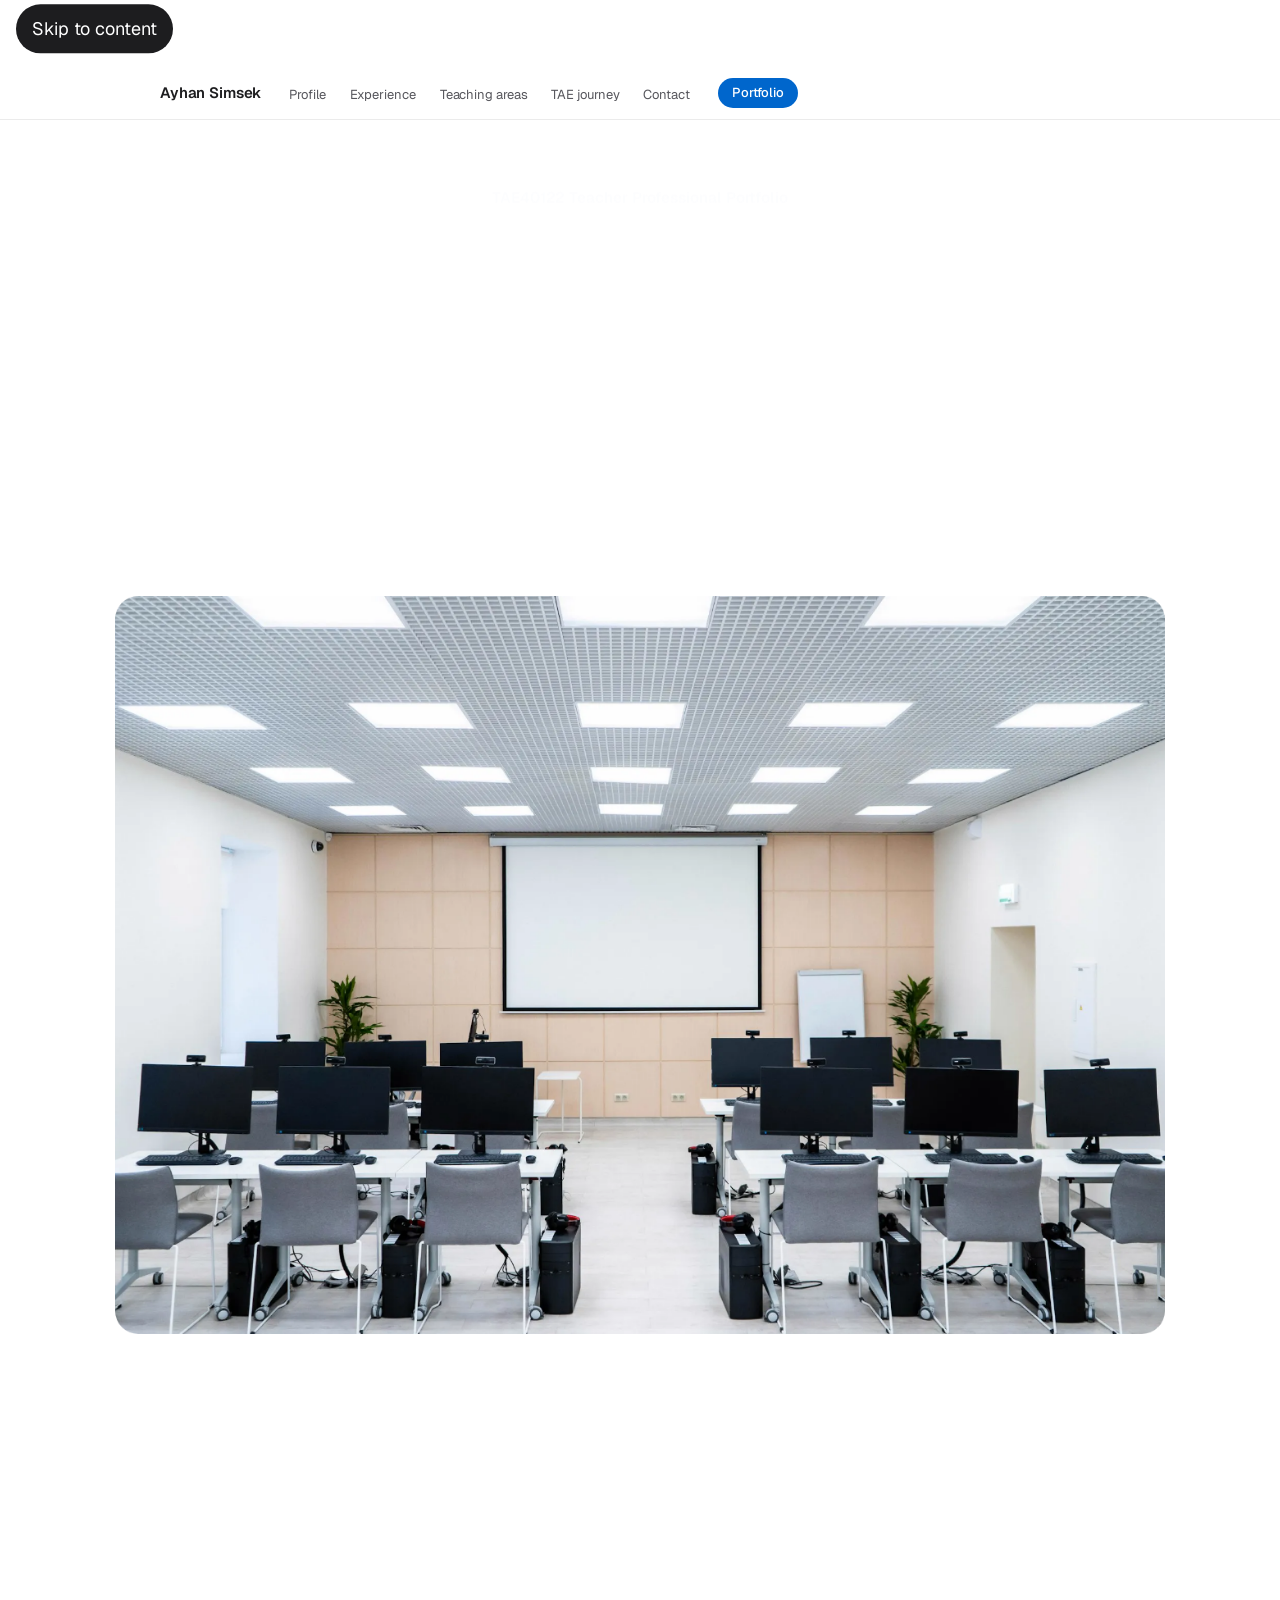
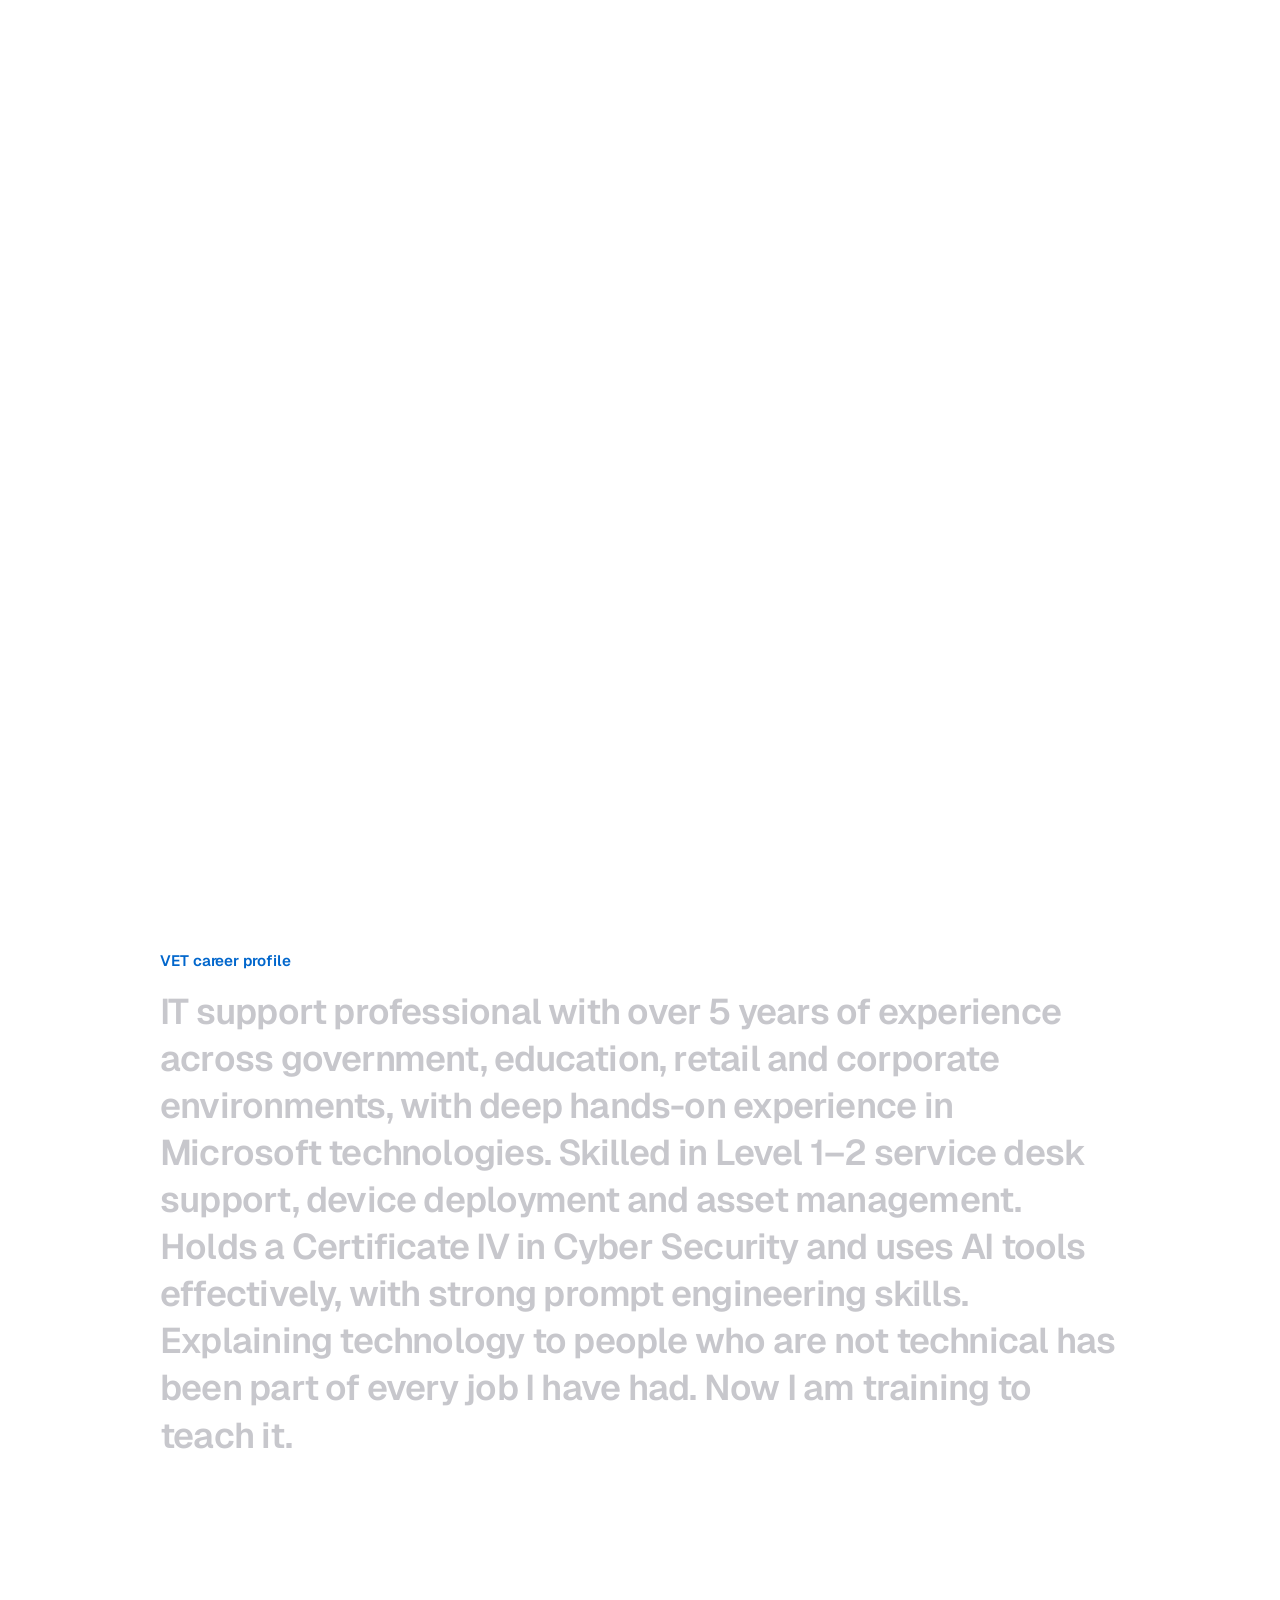
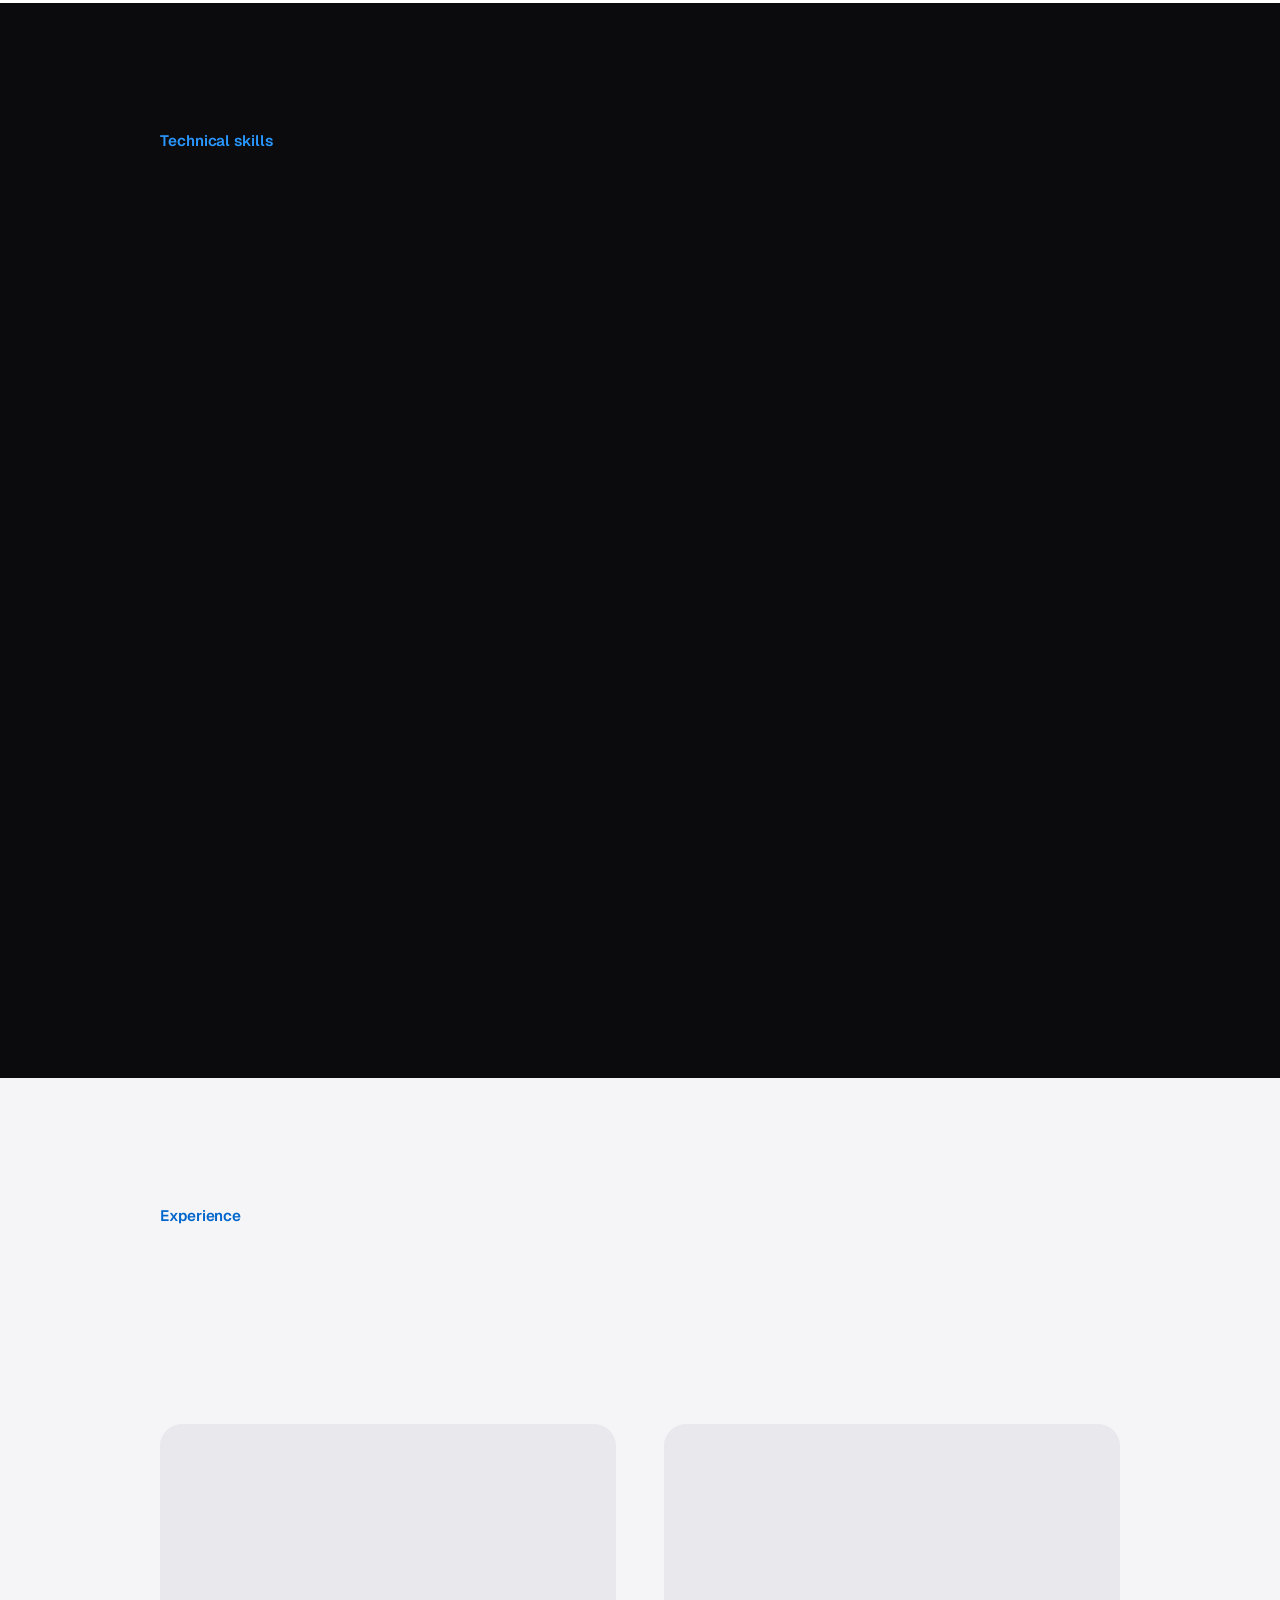
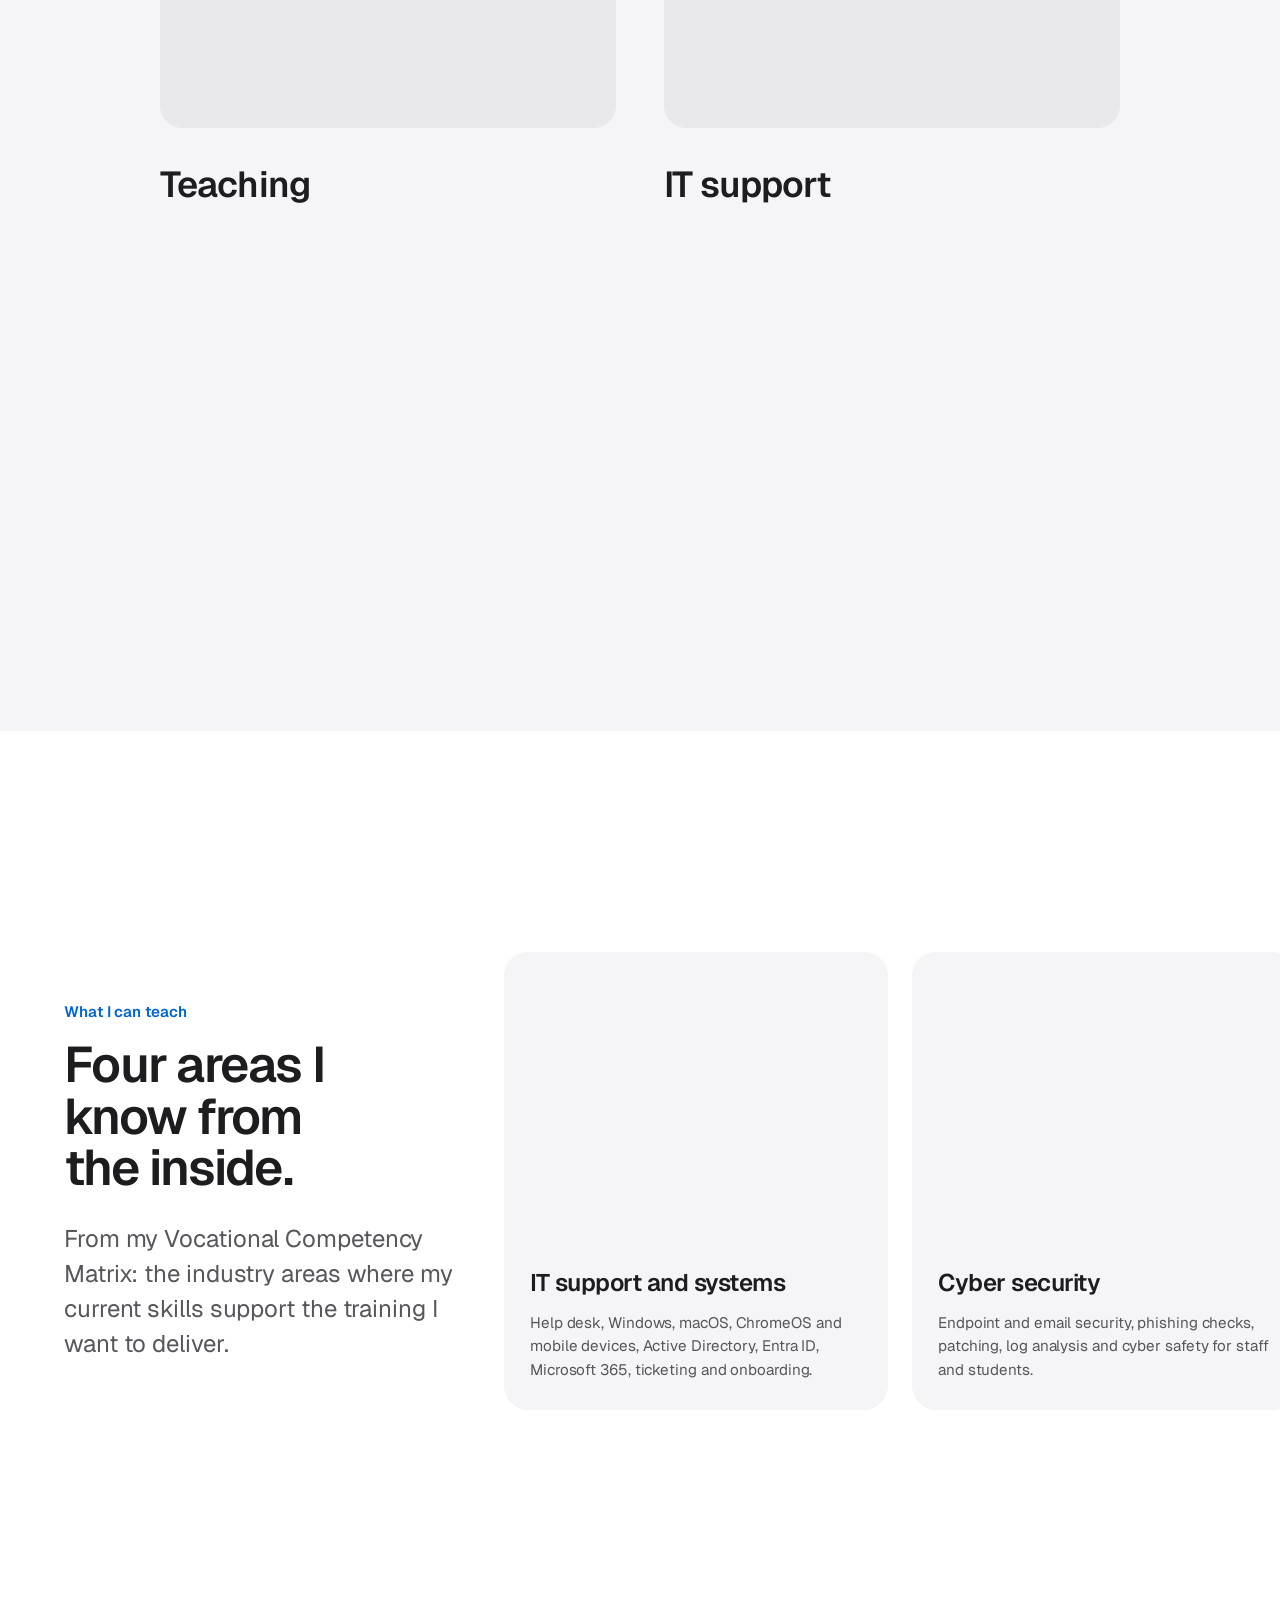
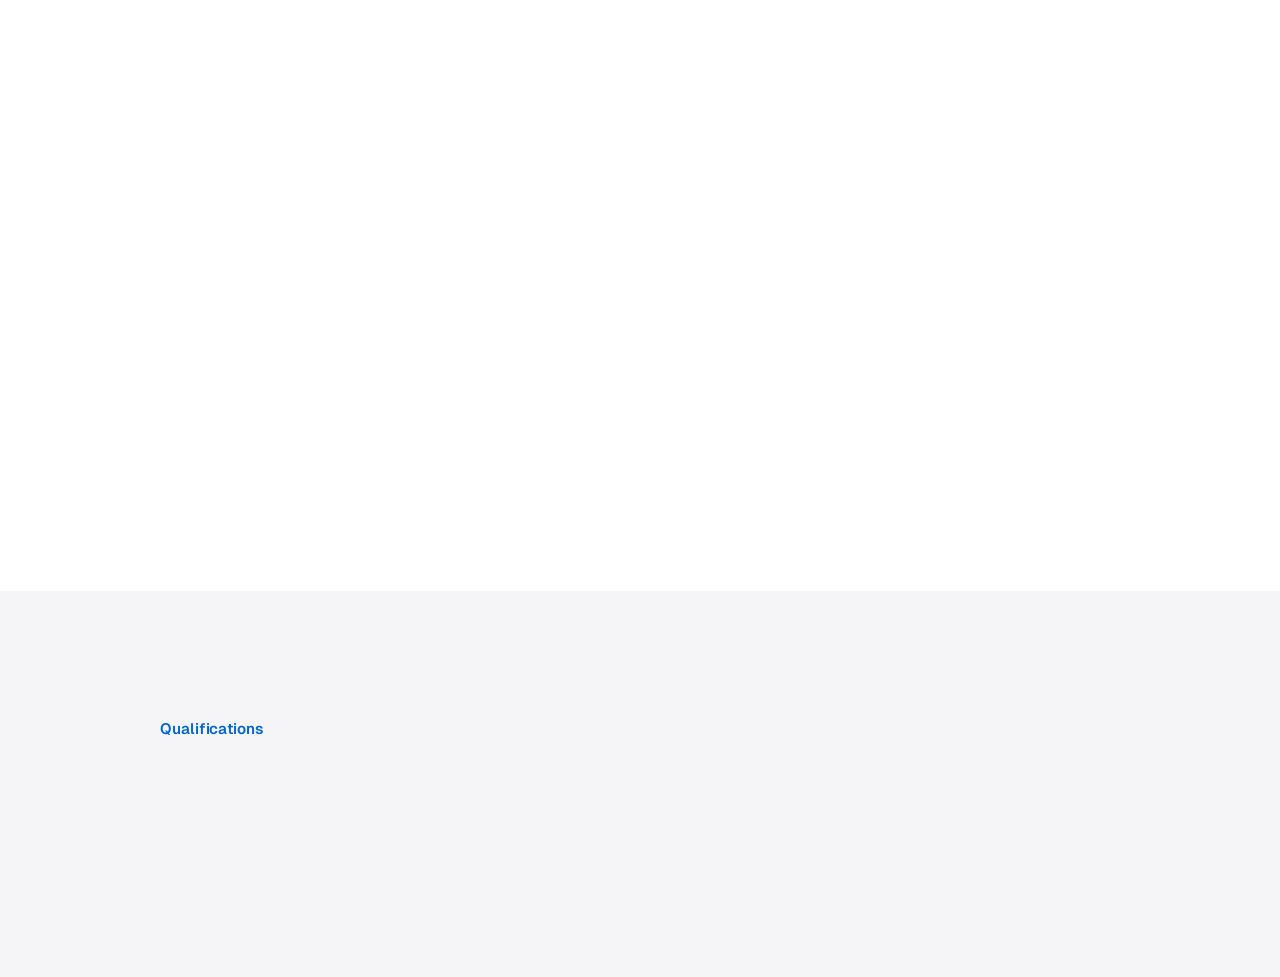
<file: profile.html>
<!doctype html>
<html lang="en-AU">
<head>
<meta charset="utf-8">
<title>Moved · Ayhan Simsek</title>
<meta http-equiv="refresh" content="0; url=index.html#profile">
<link rel="canonical" href="index.html#profile">
</head>
<body><p>This page has moved to <a href="index.html#profile">index.html#profile</a>.</p></body>
</html>
</file>
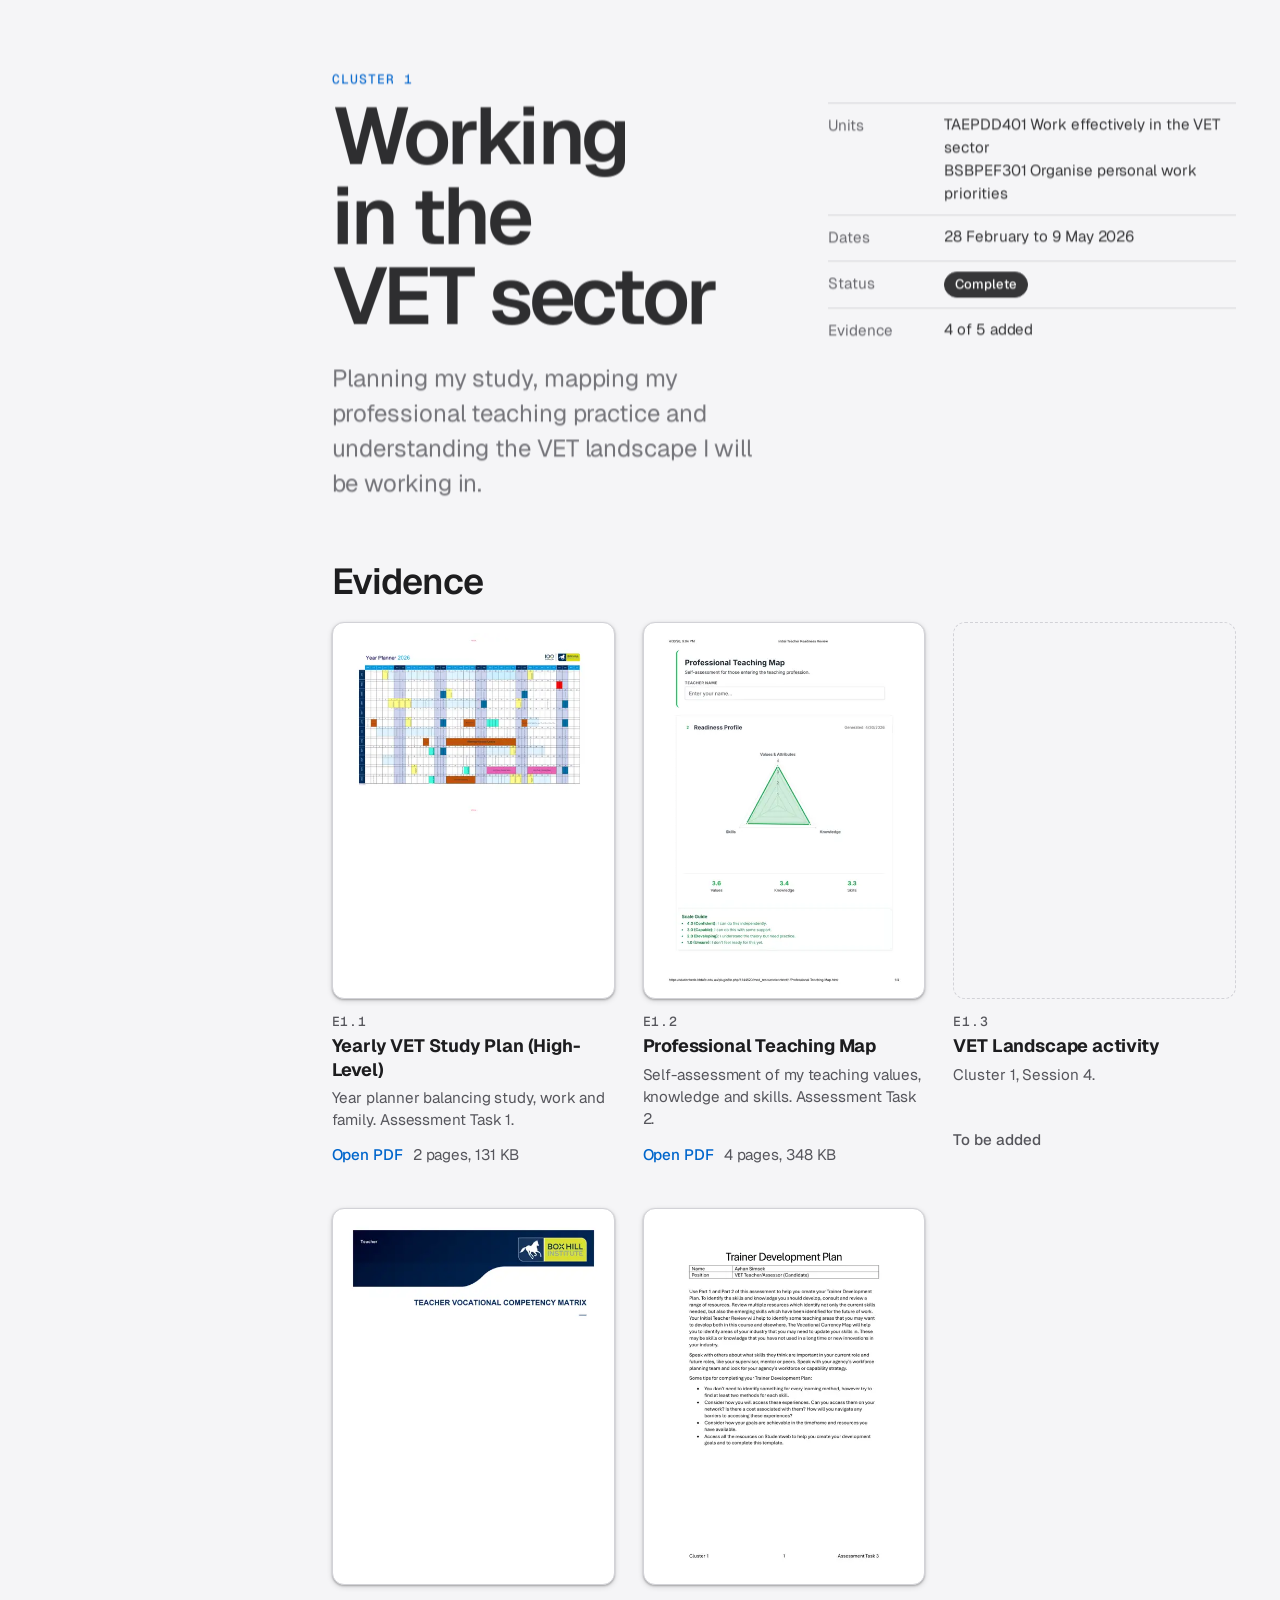
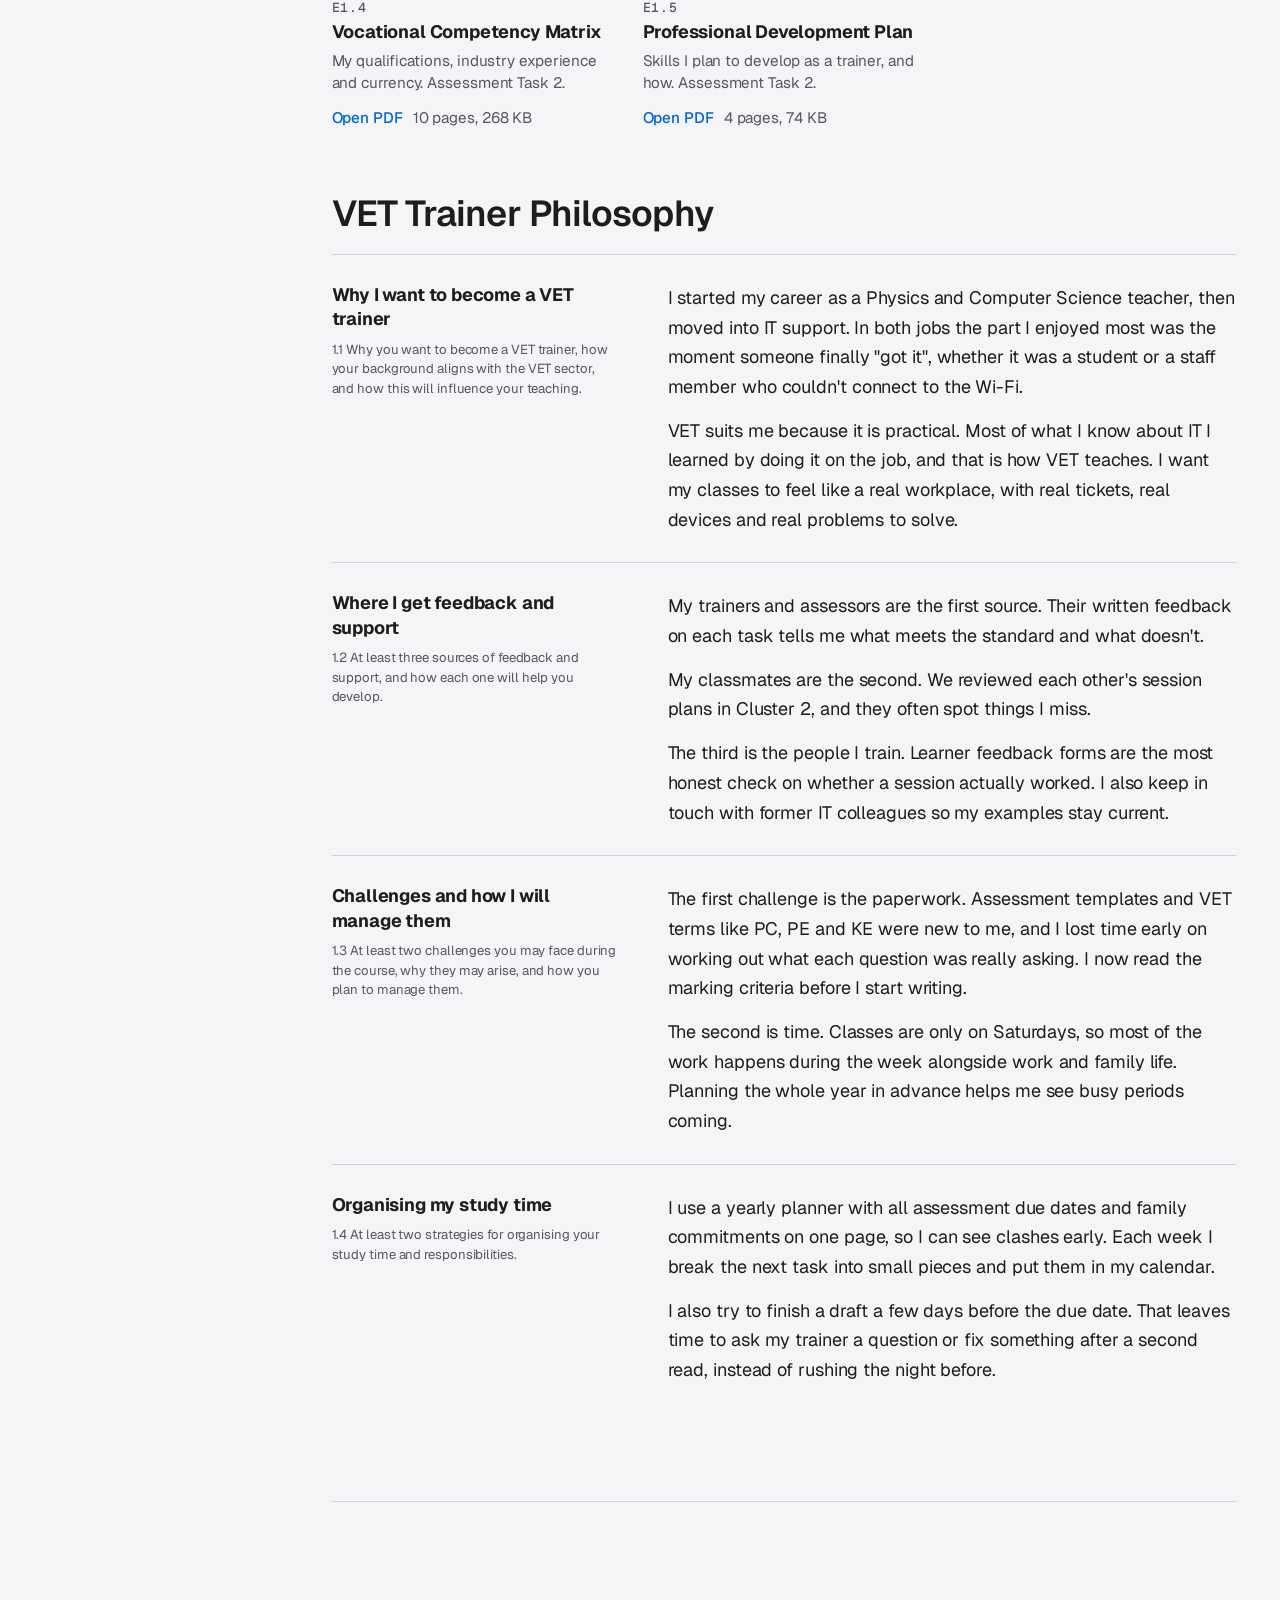
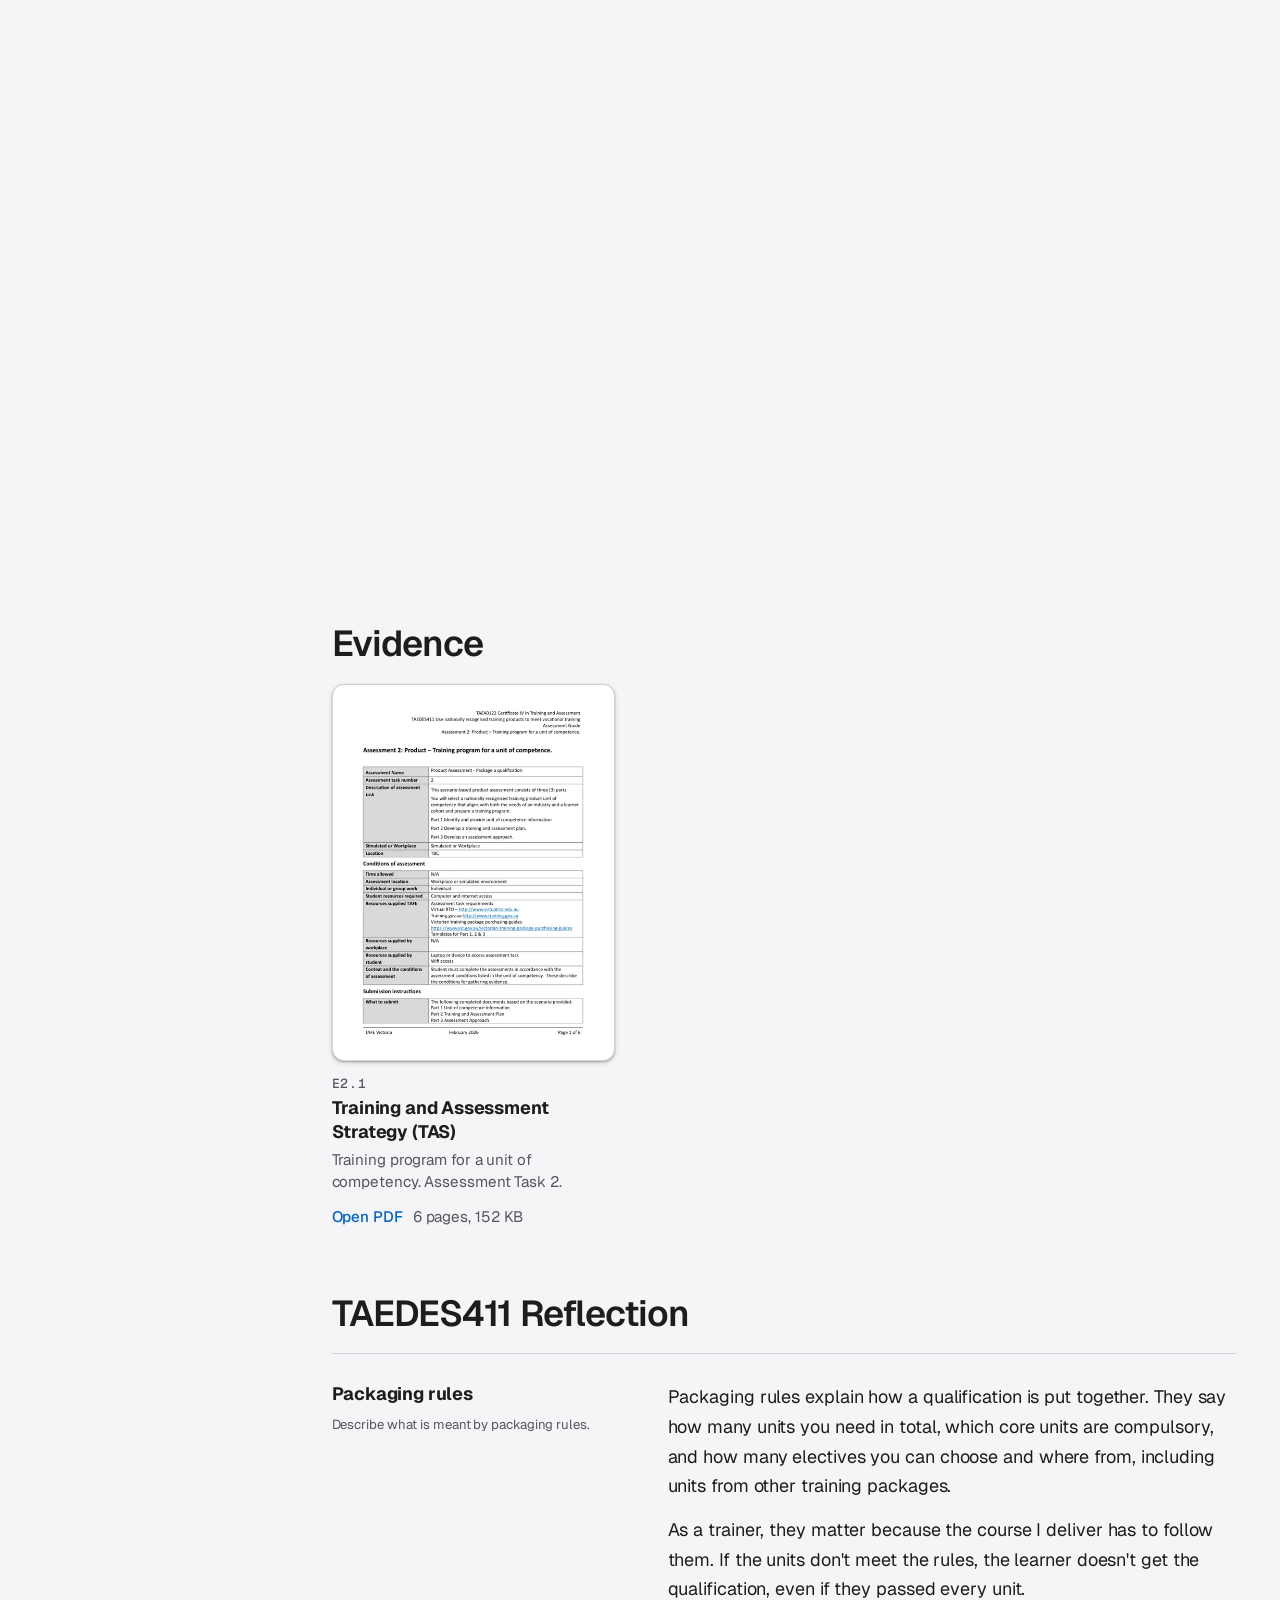
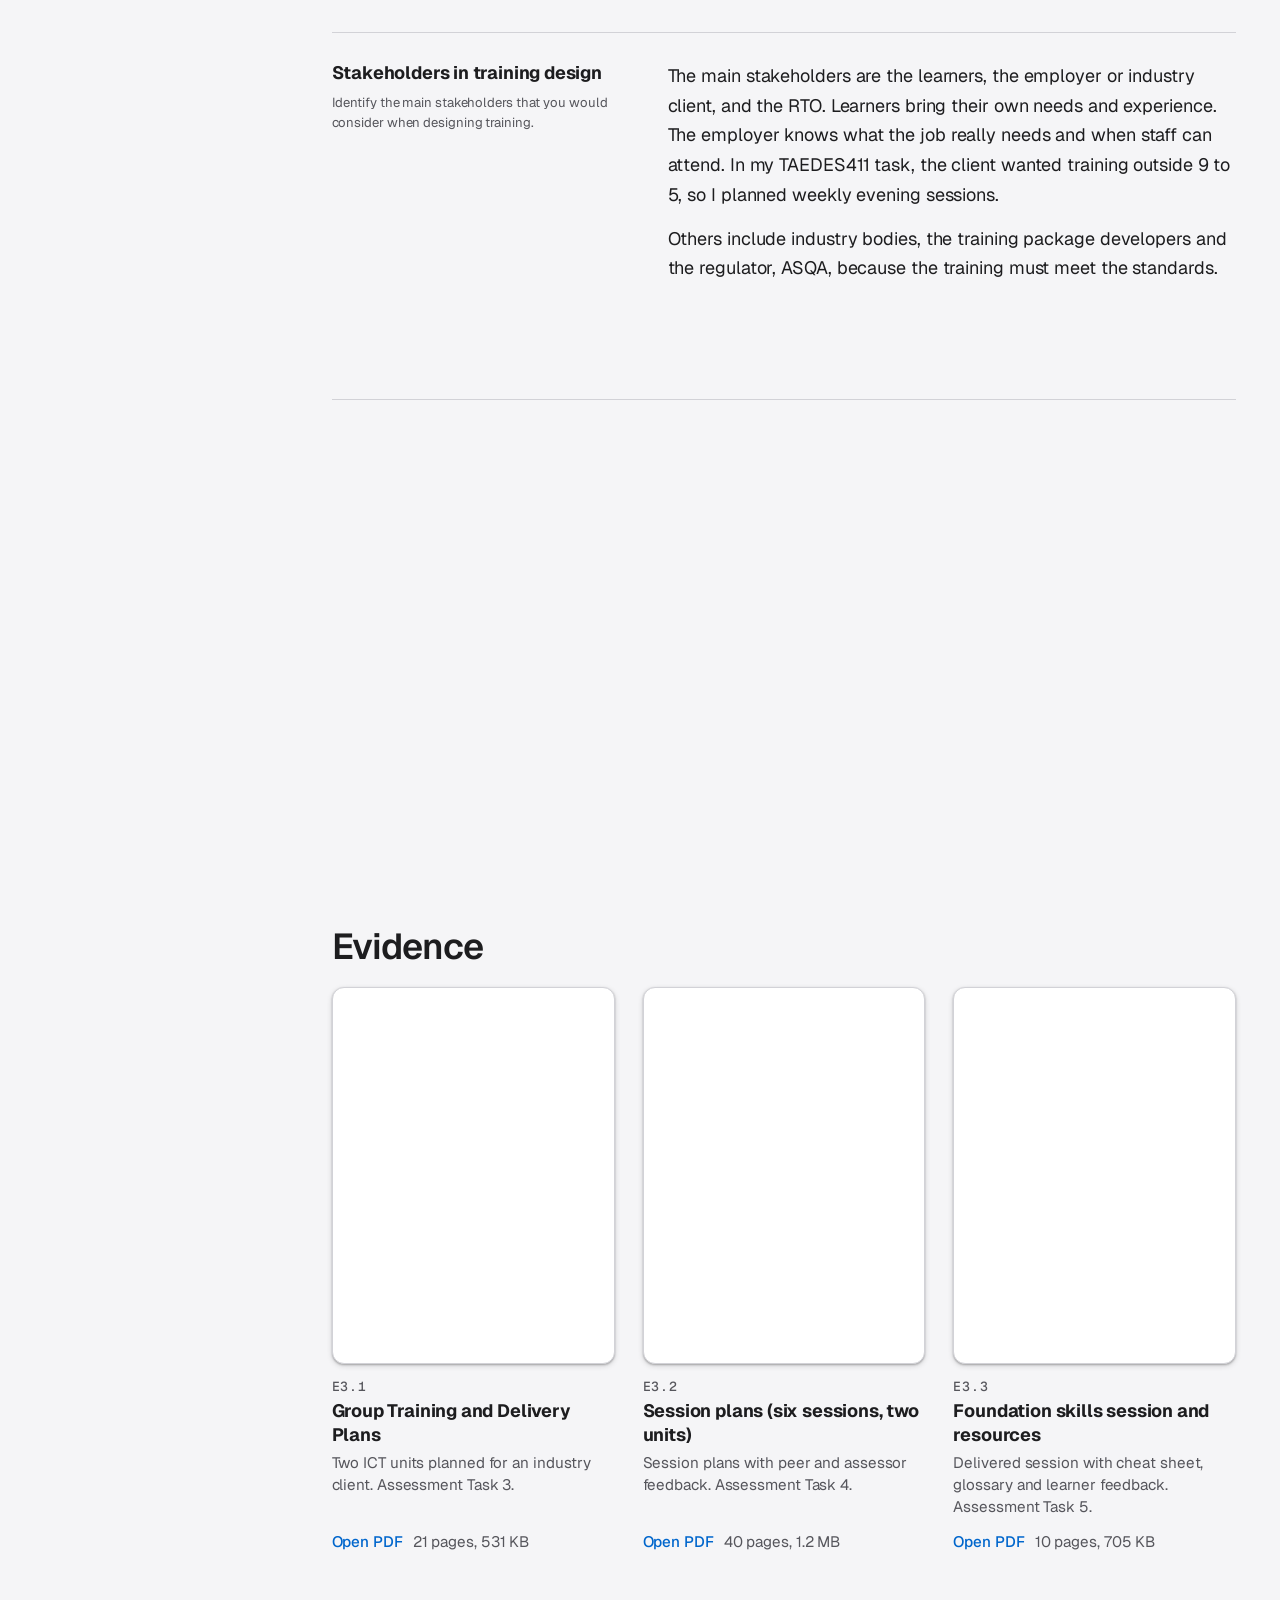
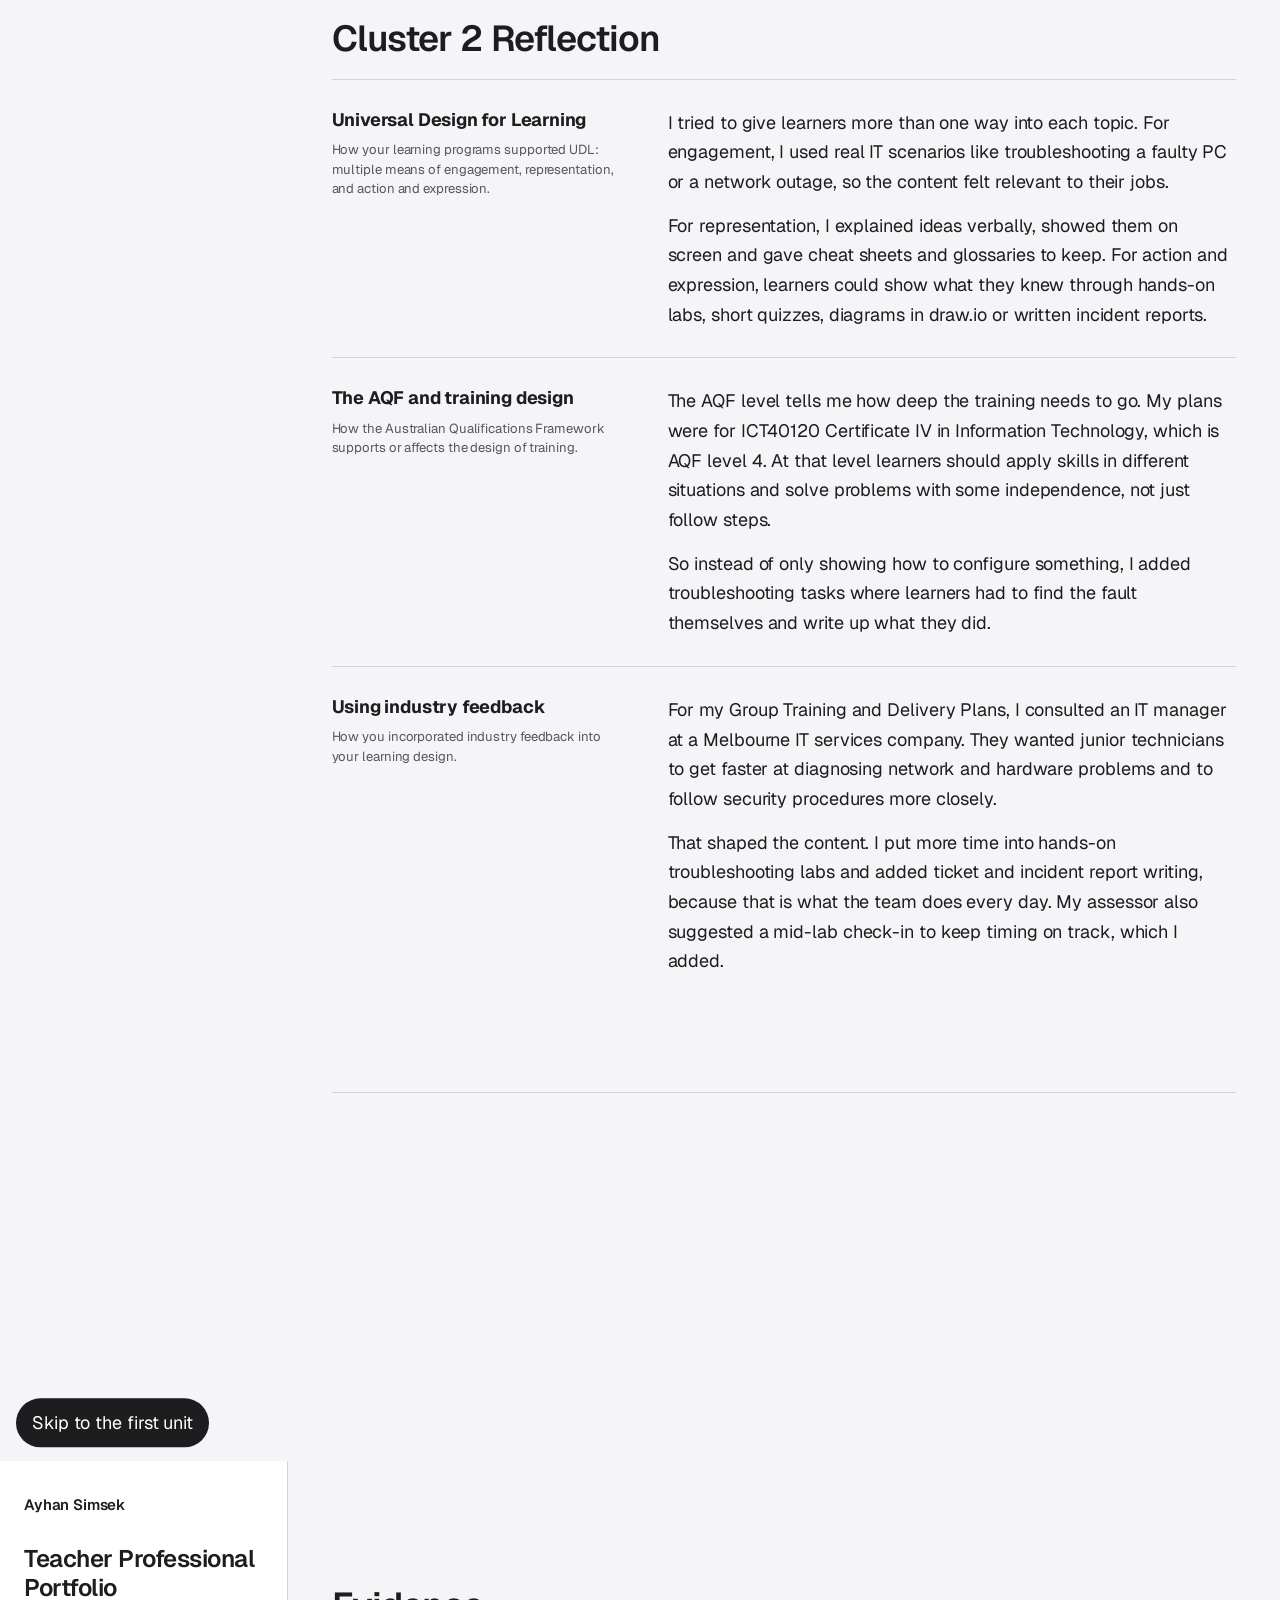
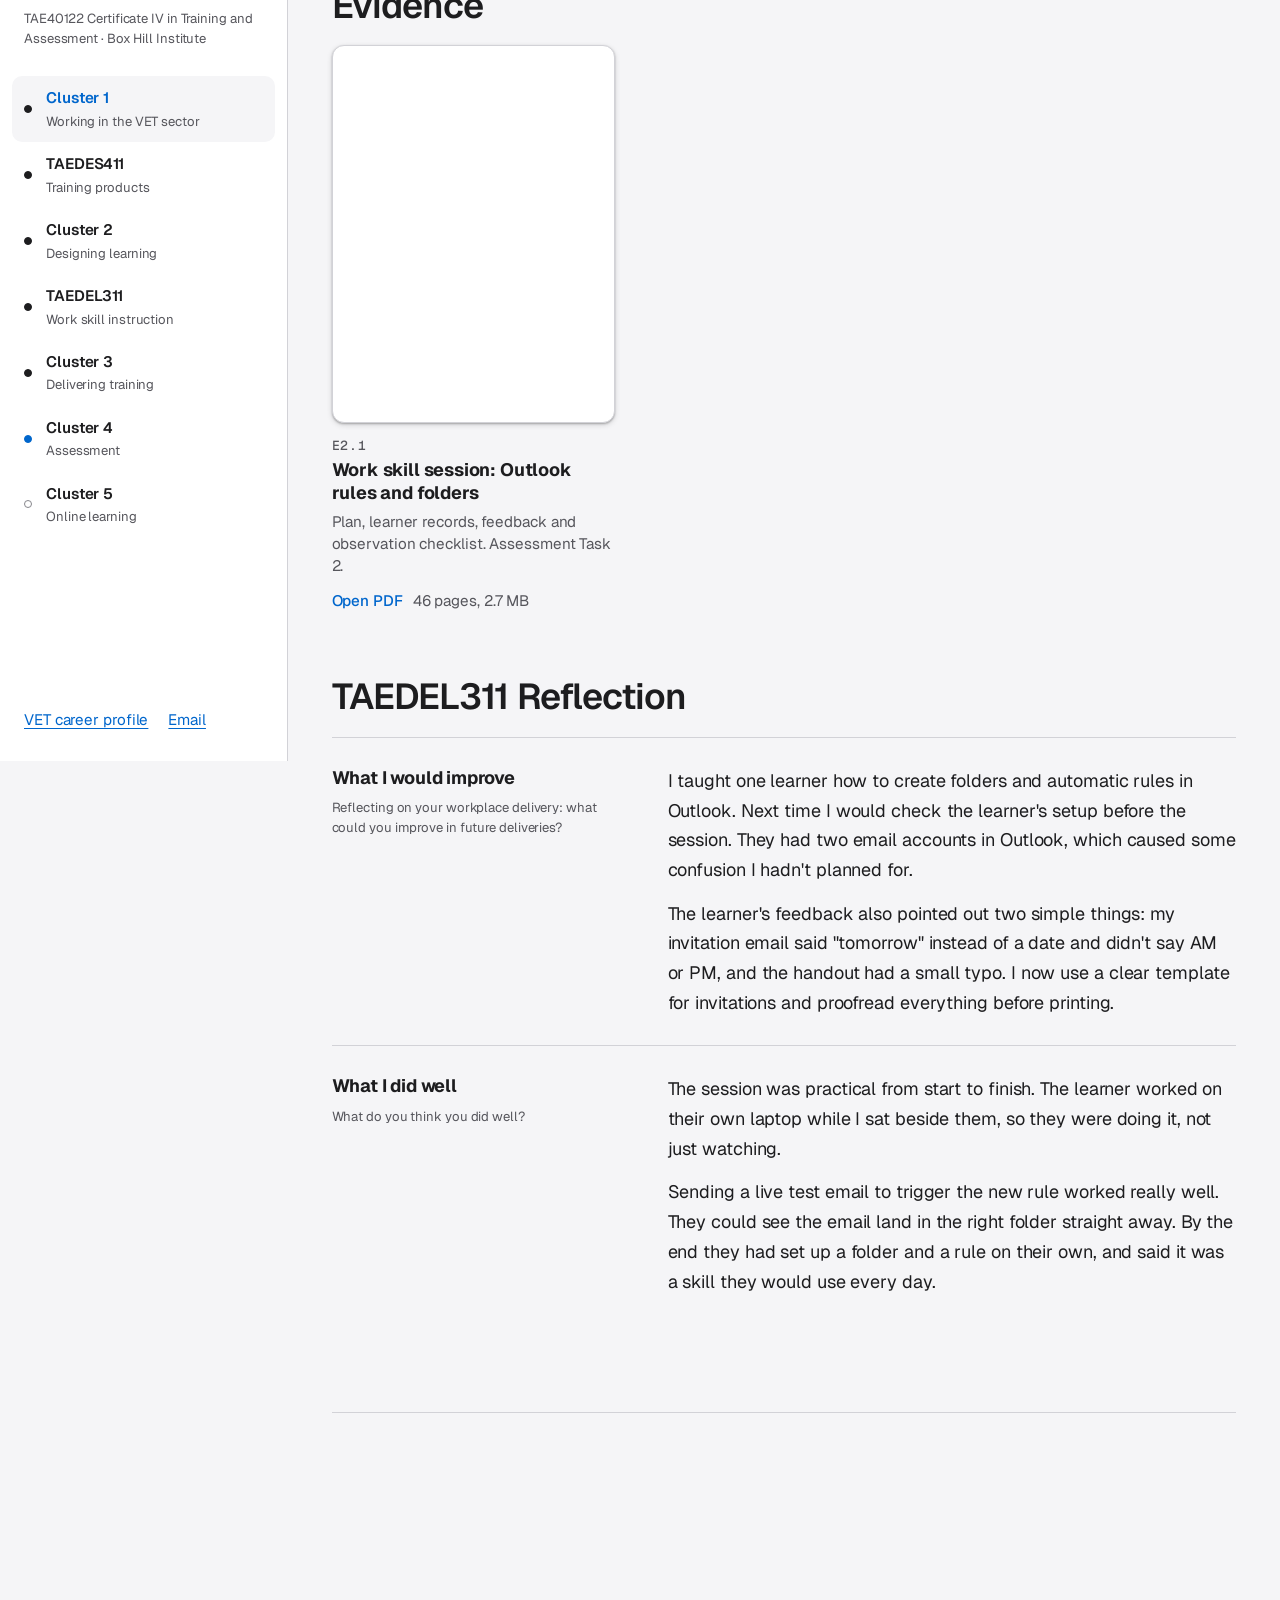
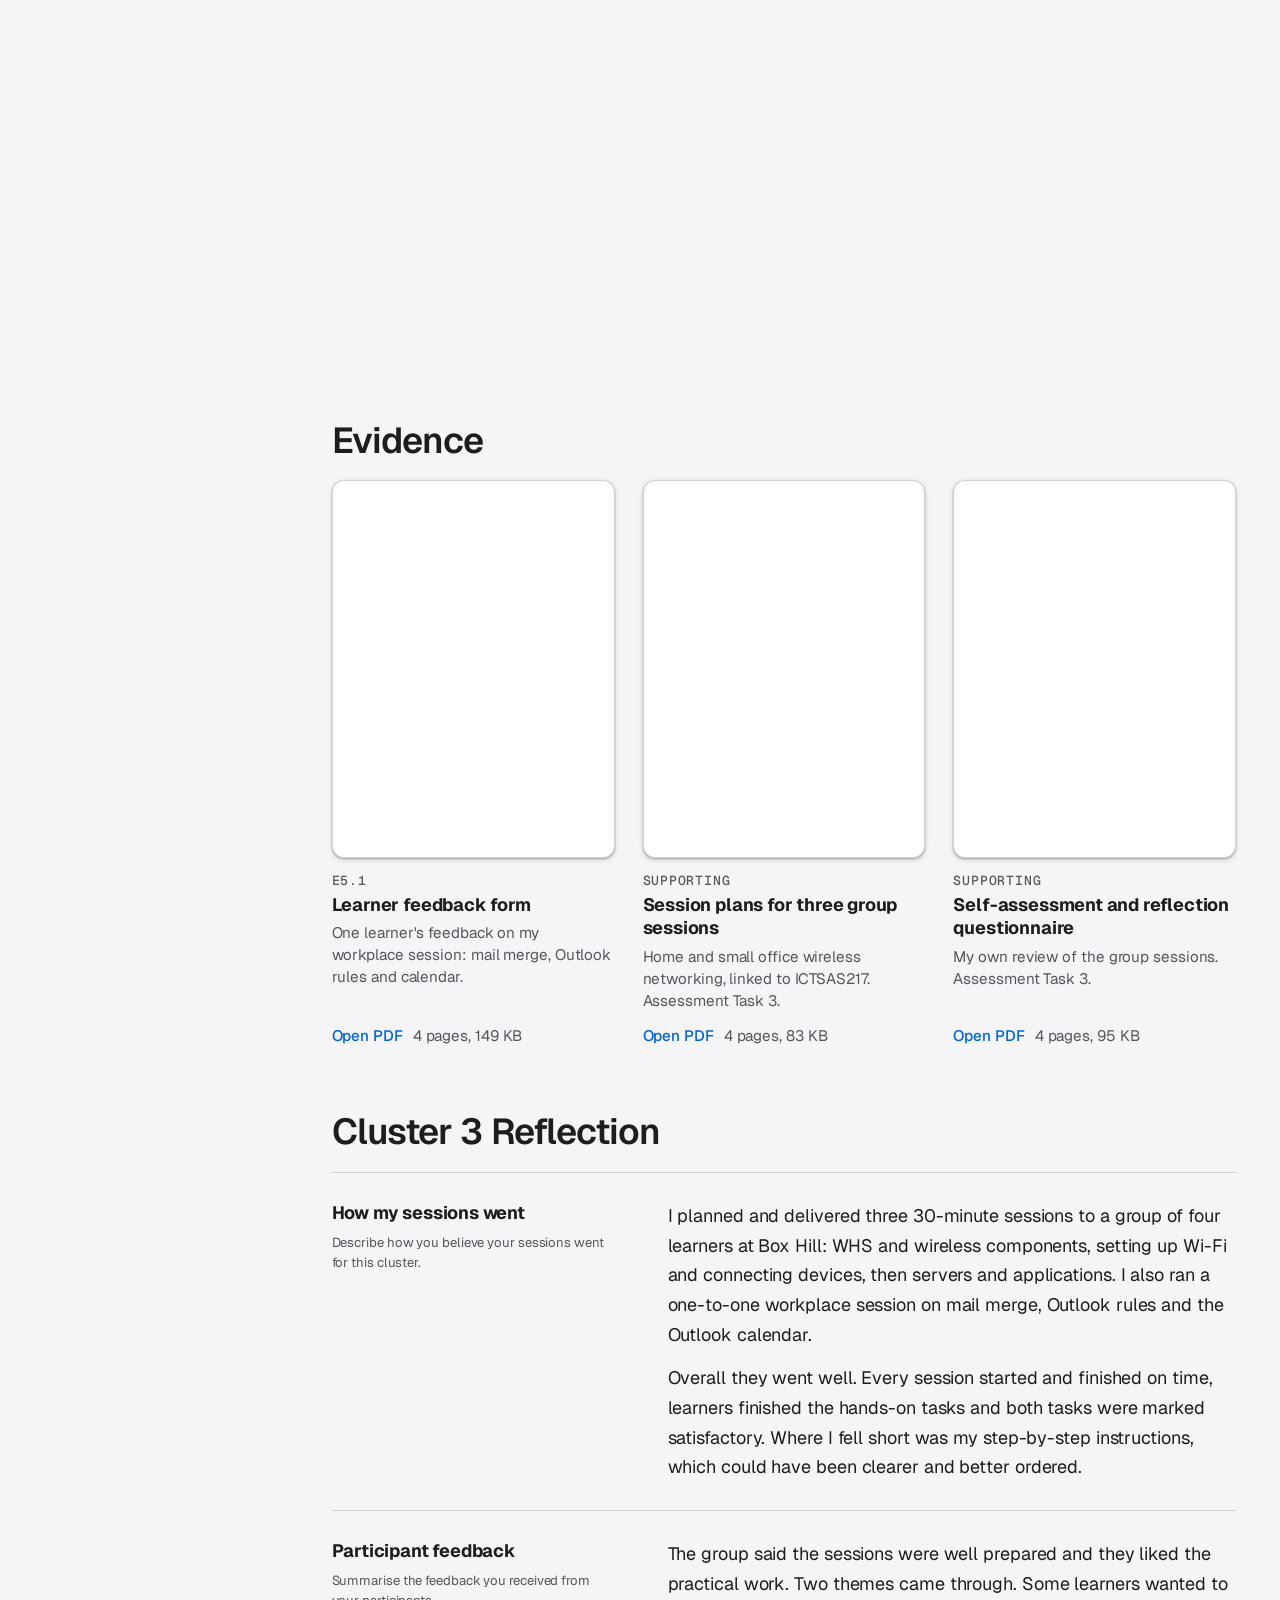
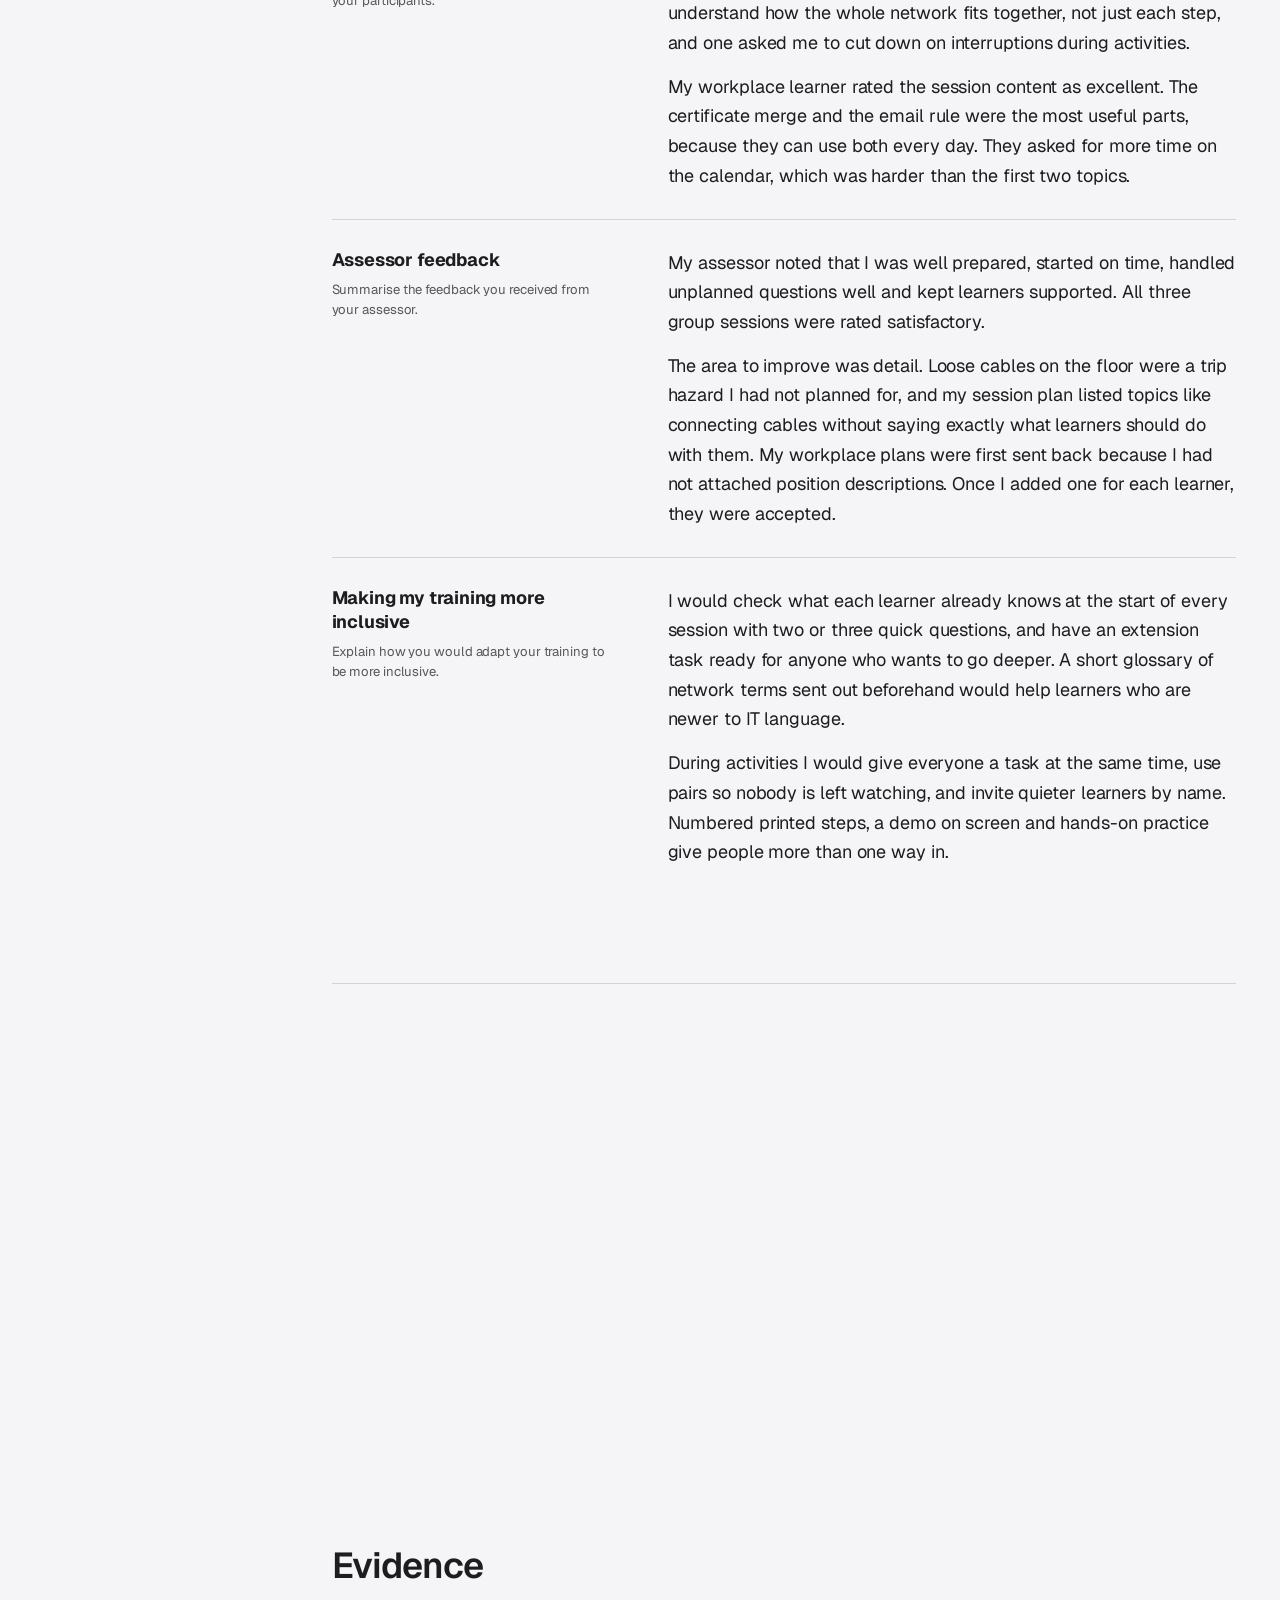
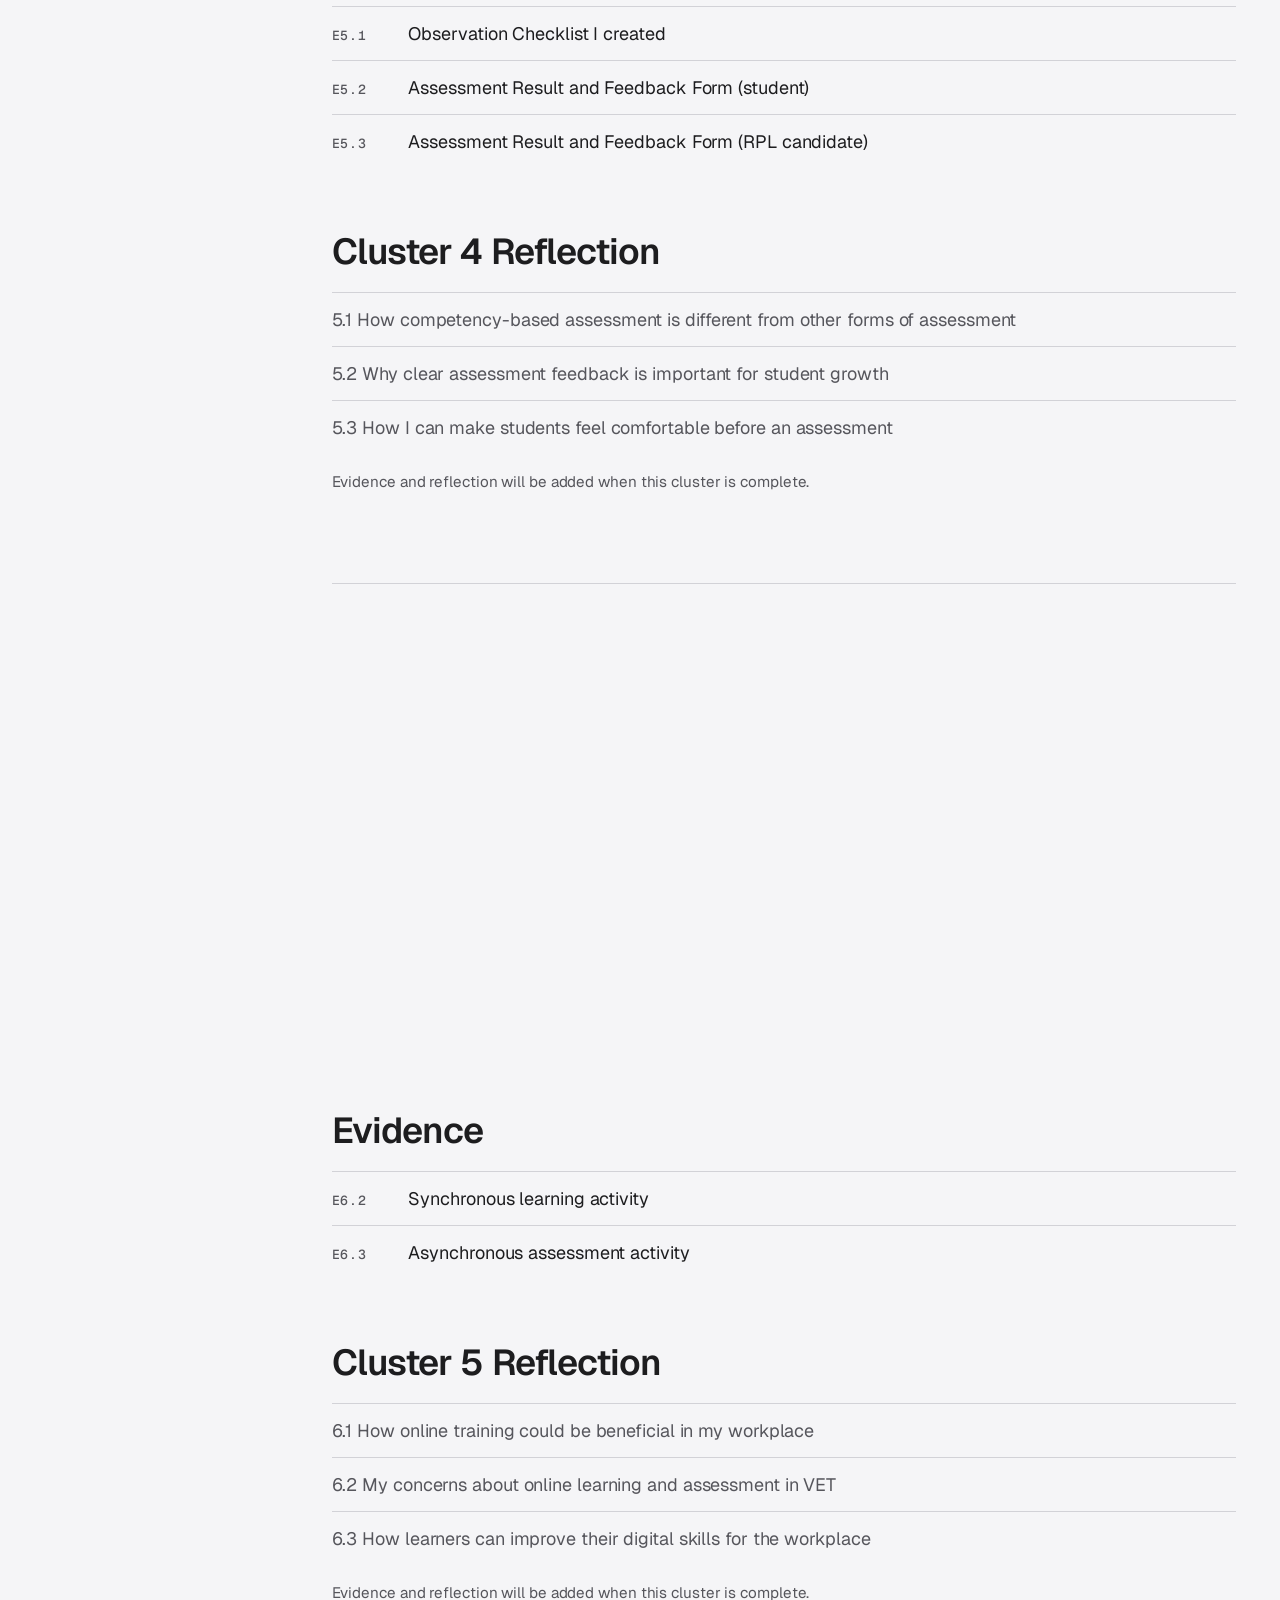
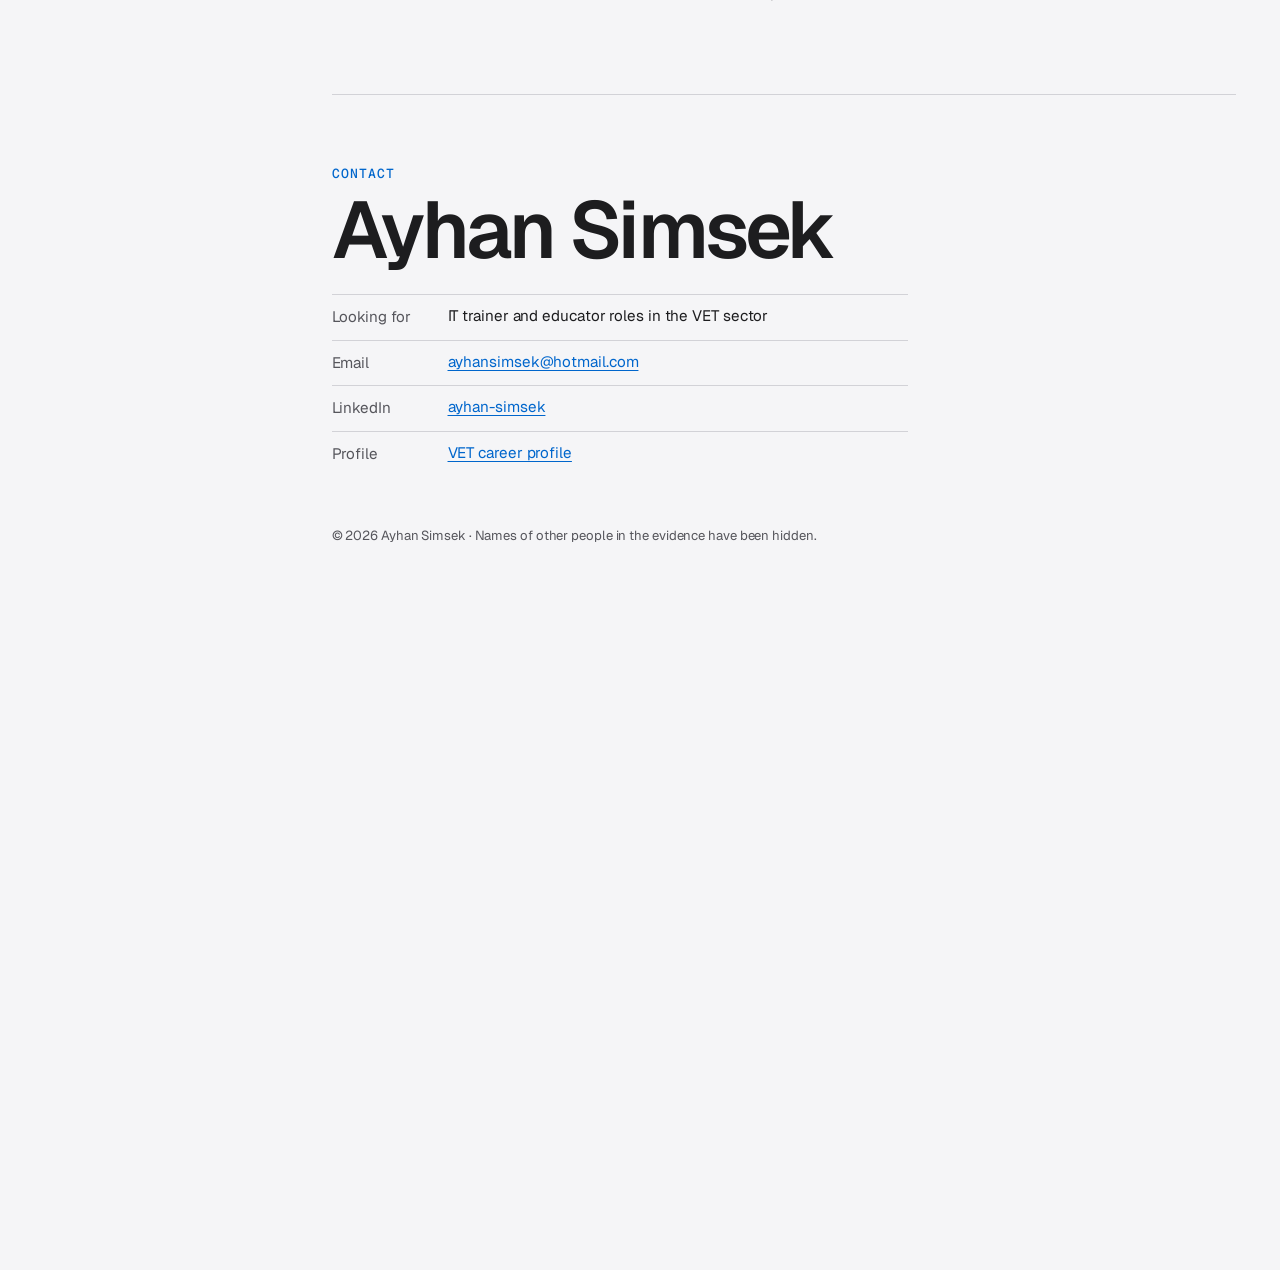
<file: taedel311.html>
<!doctype html>
<html lang="en-AU">
<head>
<meta charset="utf-8">
<title>Moved · Ayhan Simsek</title>
<meta http-equiv="refresh" content="0; url=portfolio.html#taedel311">
<link rel="canonical" href="portfolio.html#taedel311">
</head>
<body><p>This page has moved to <a href="portfolio.html#taedel311">portfolio.html#taedel311</a>.</p></body>
</html>
</file>
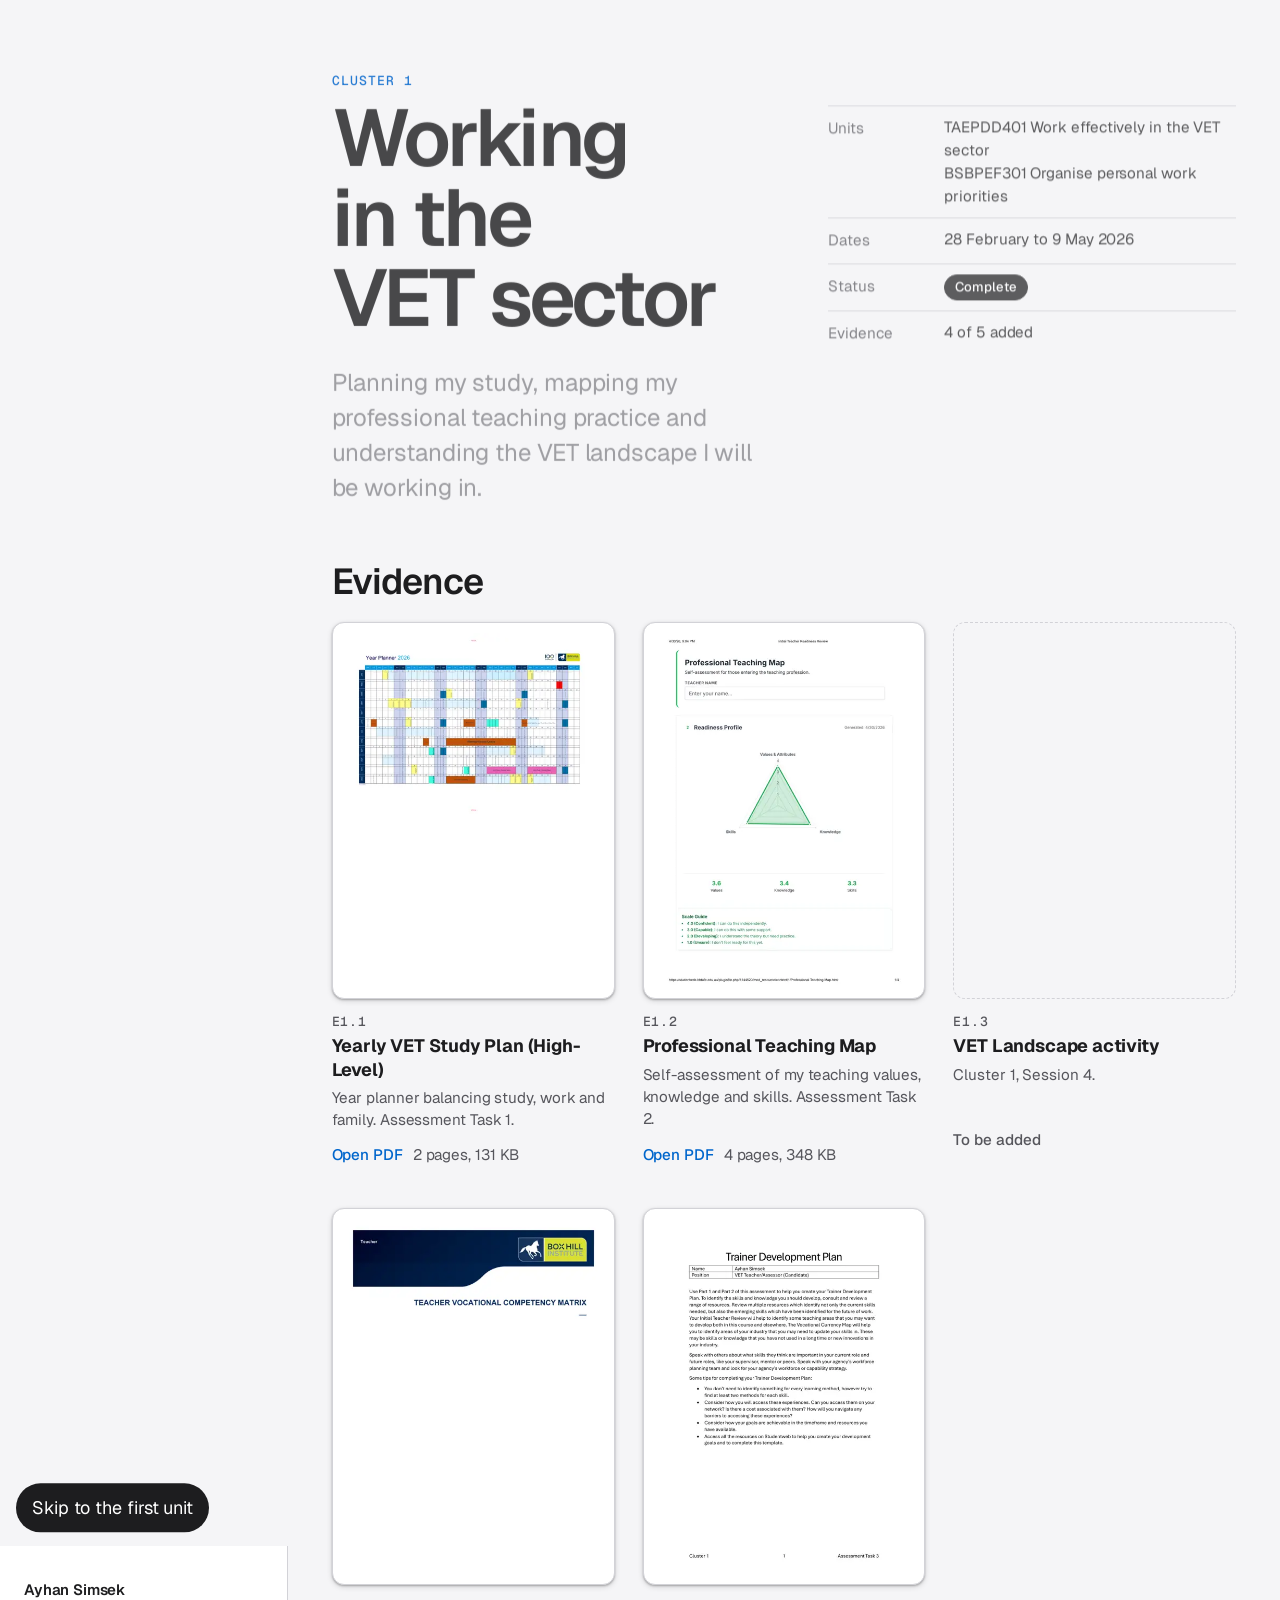
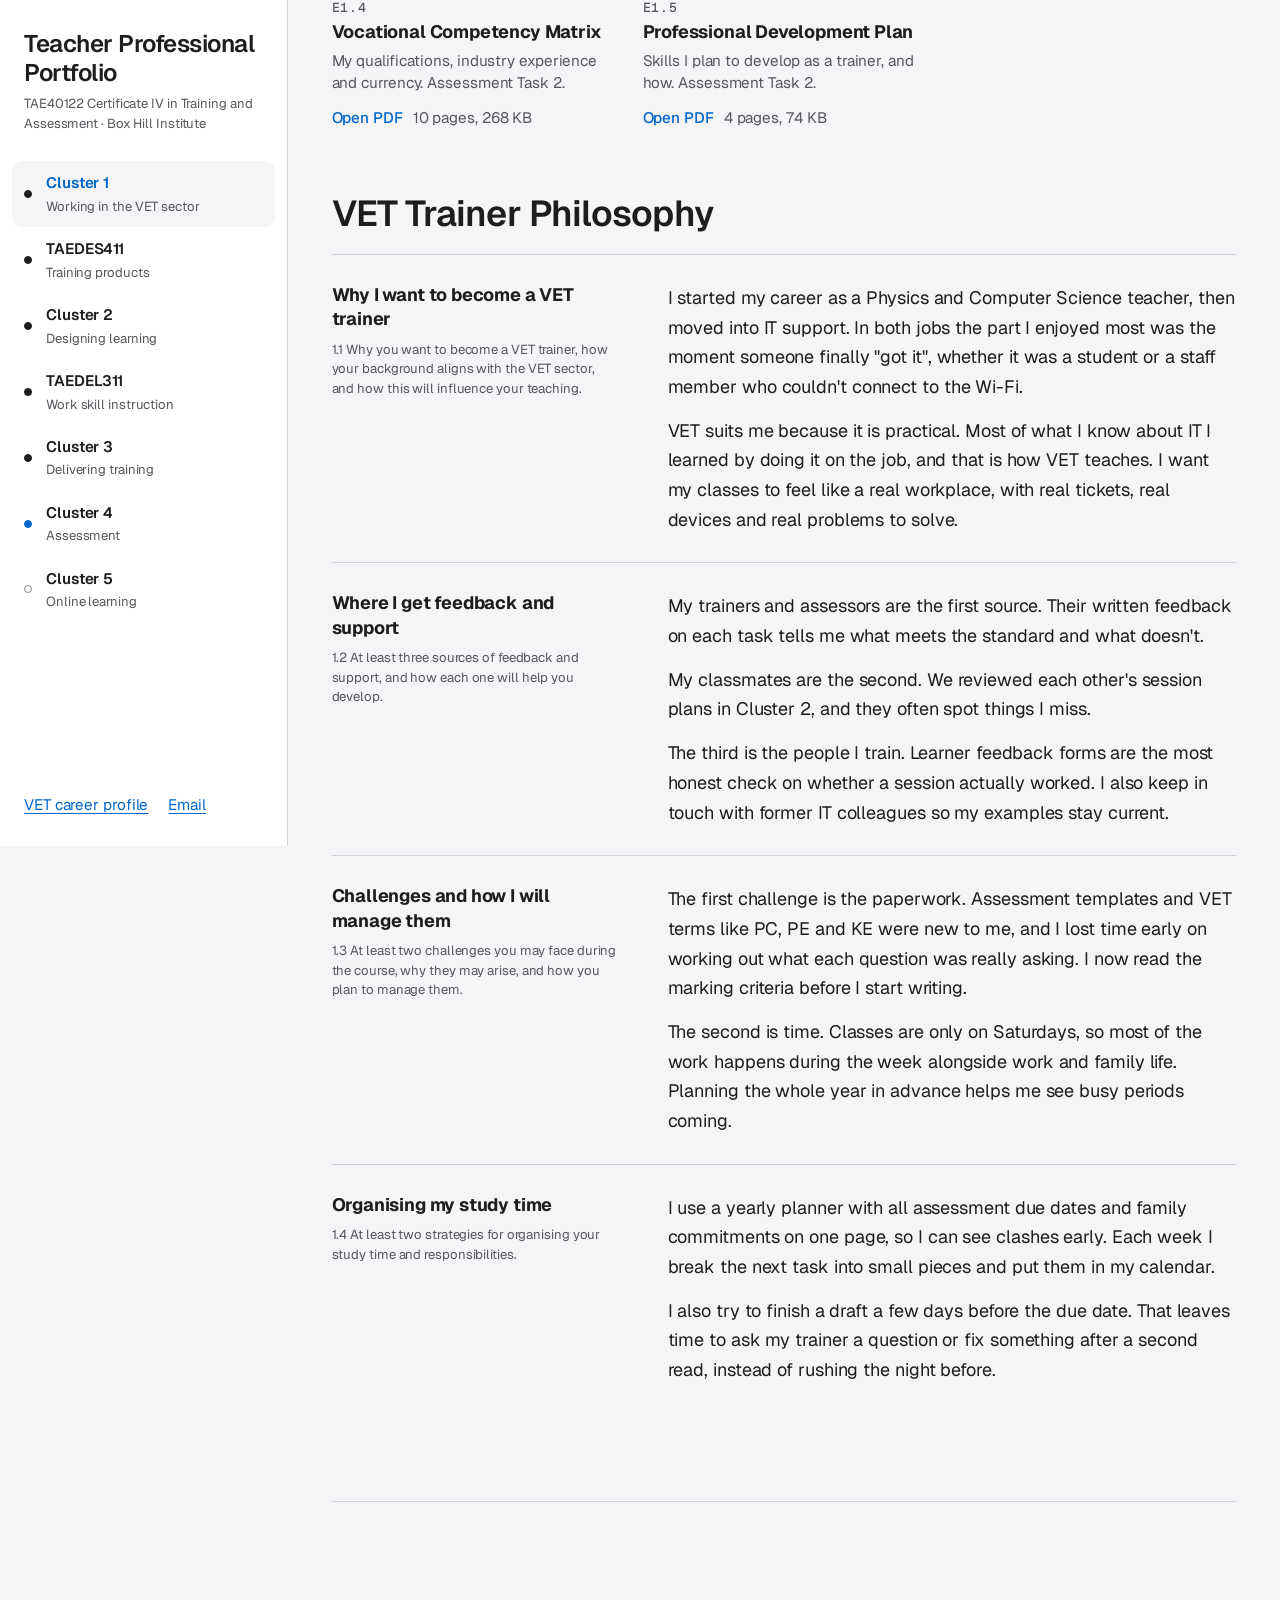
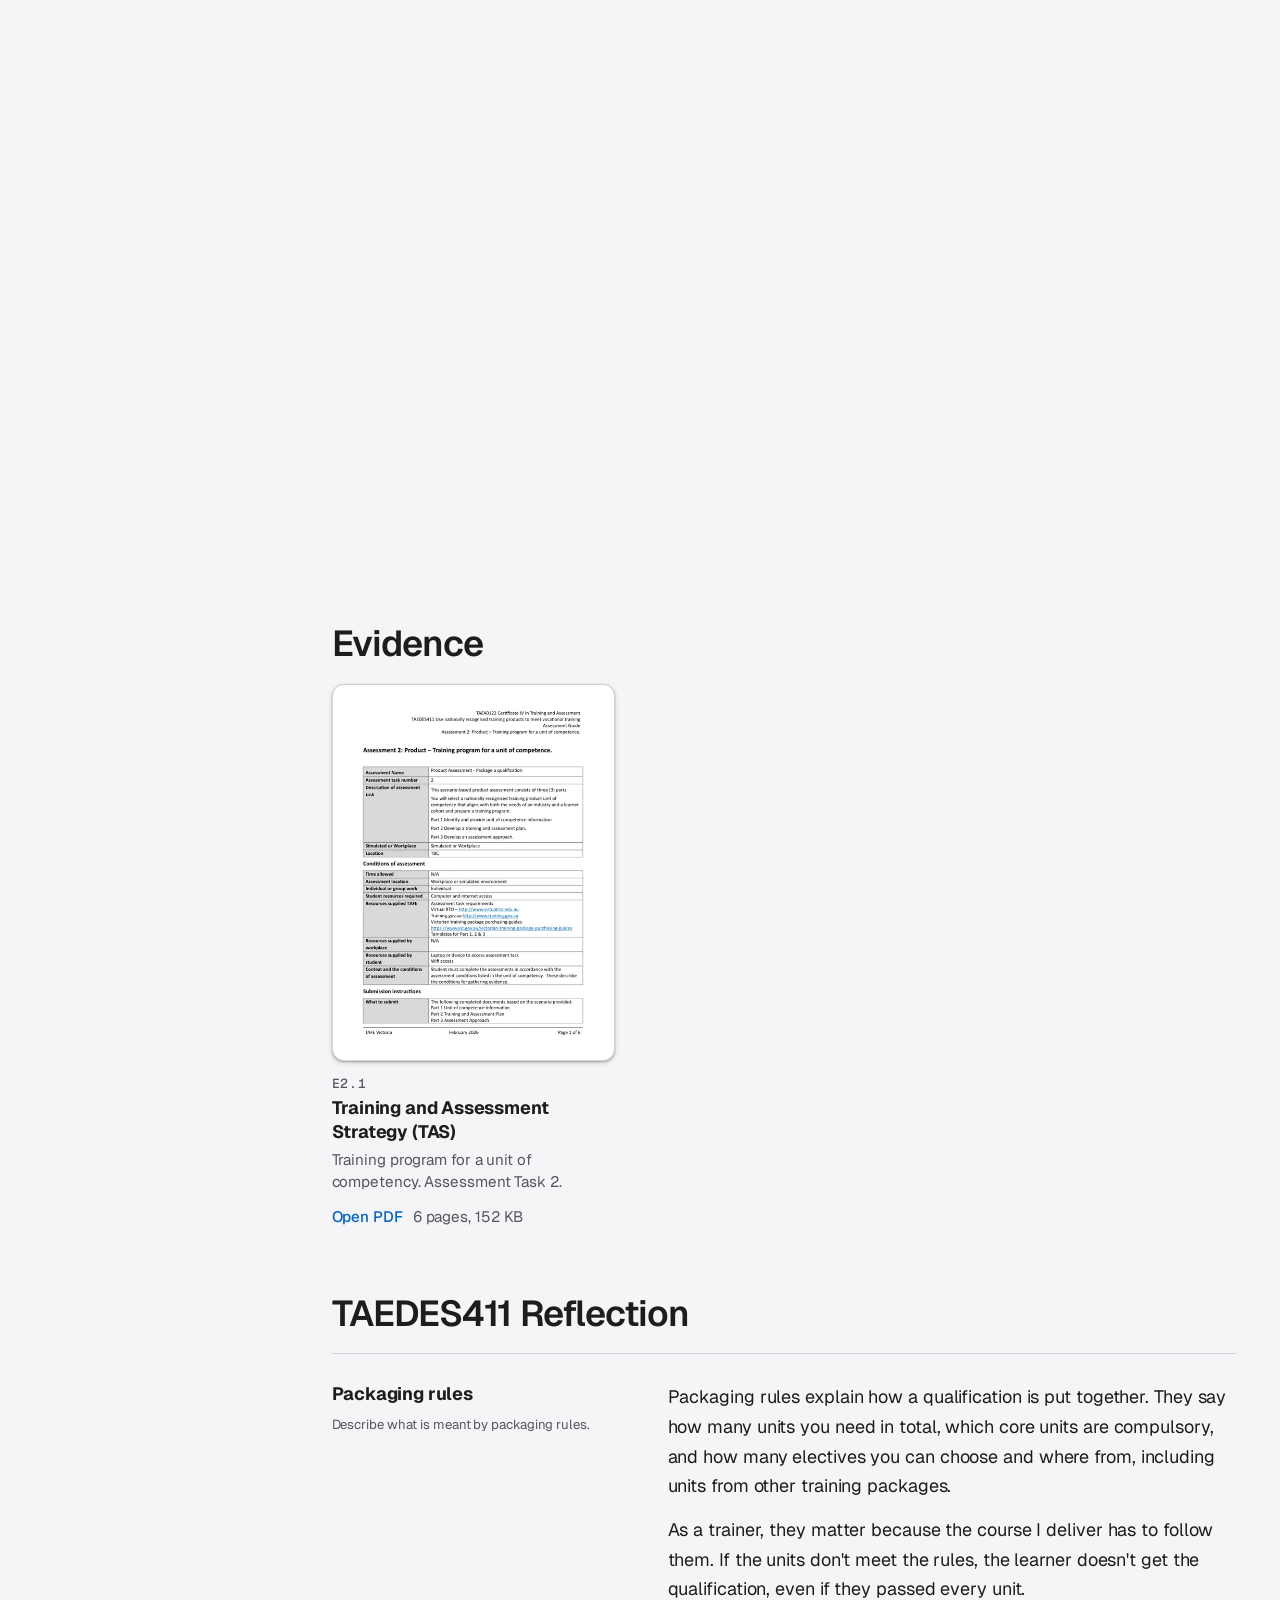
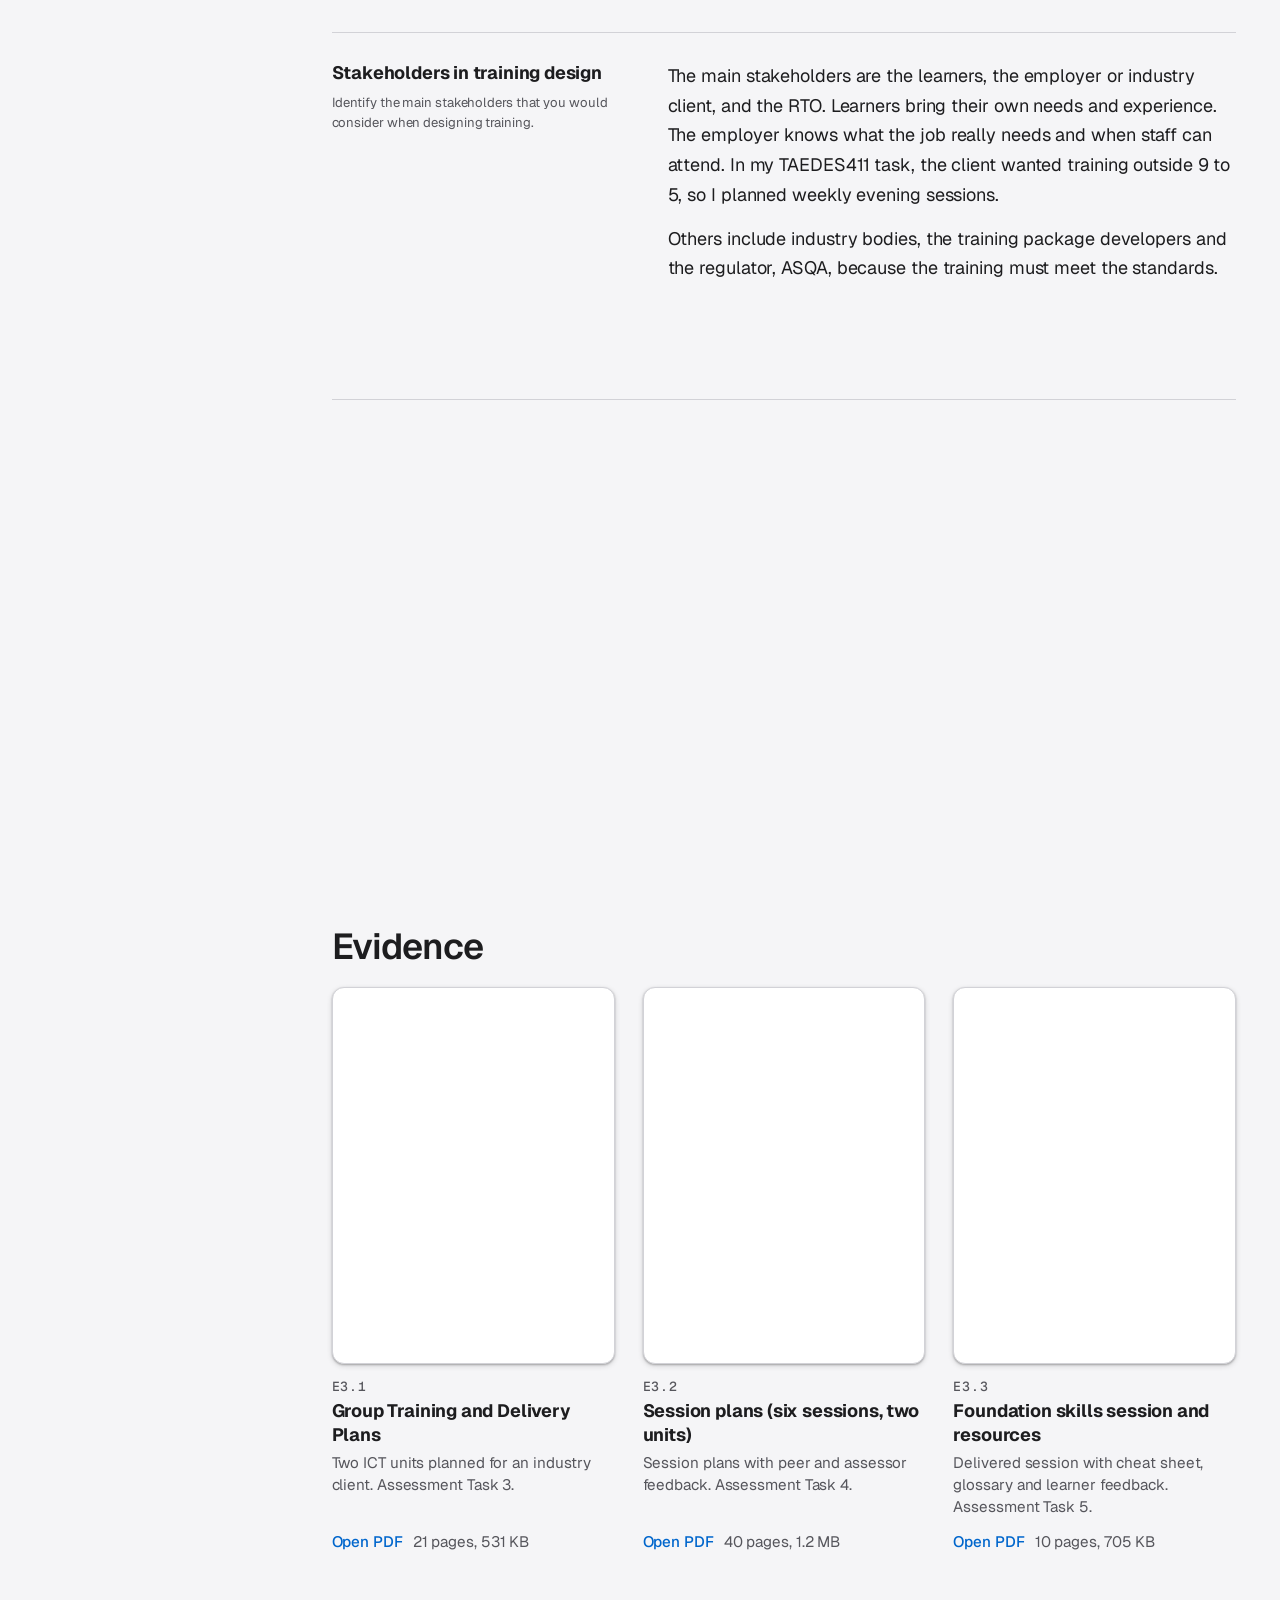
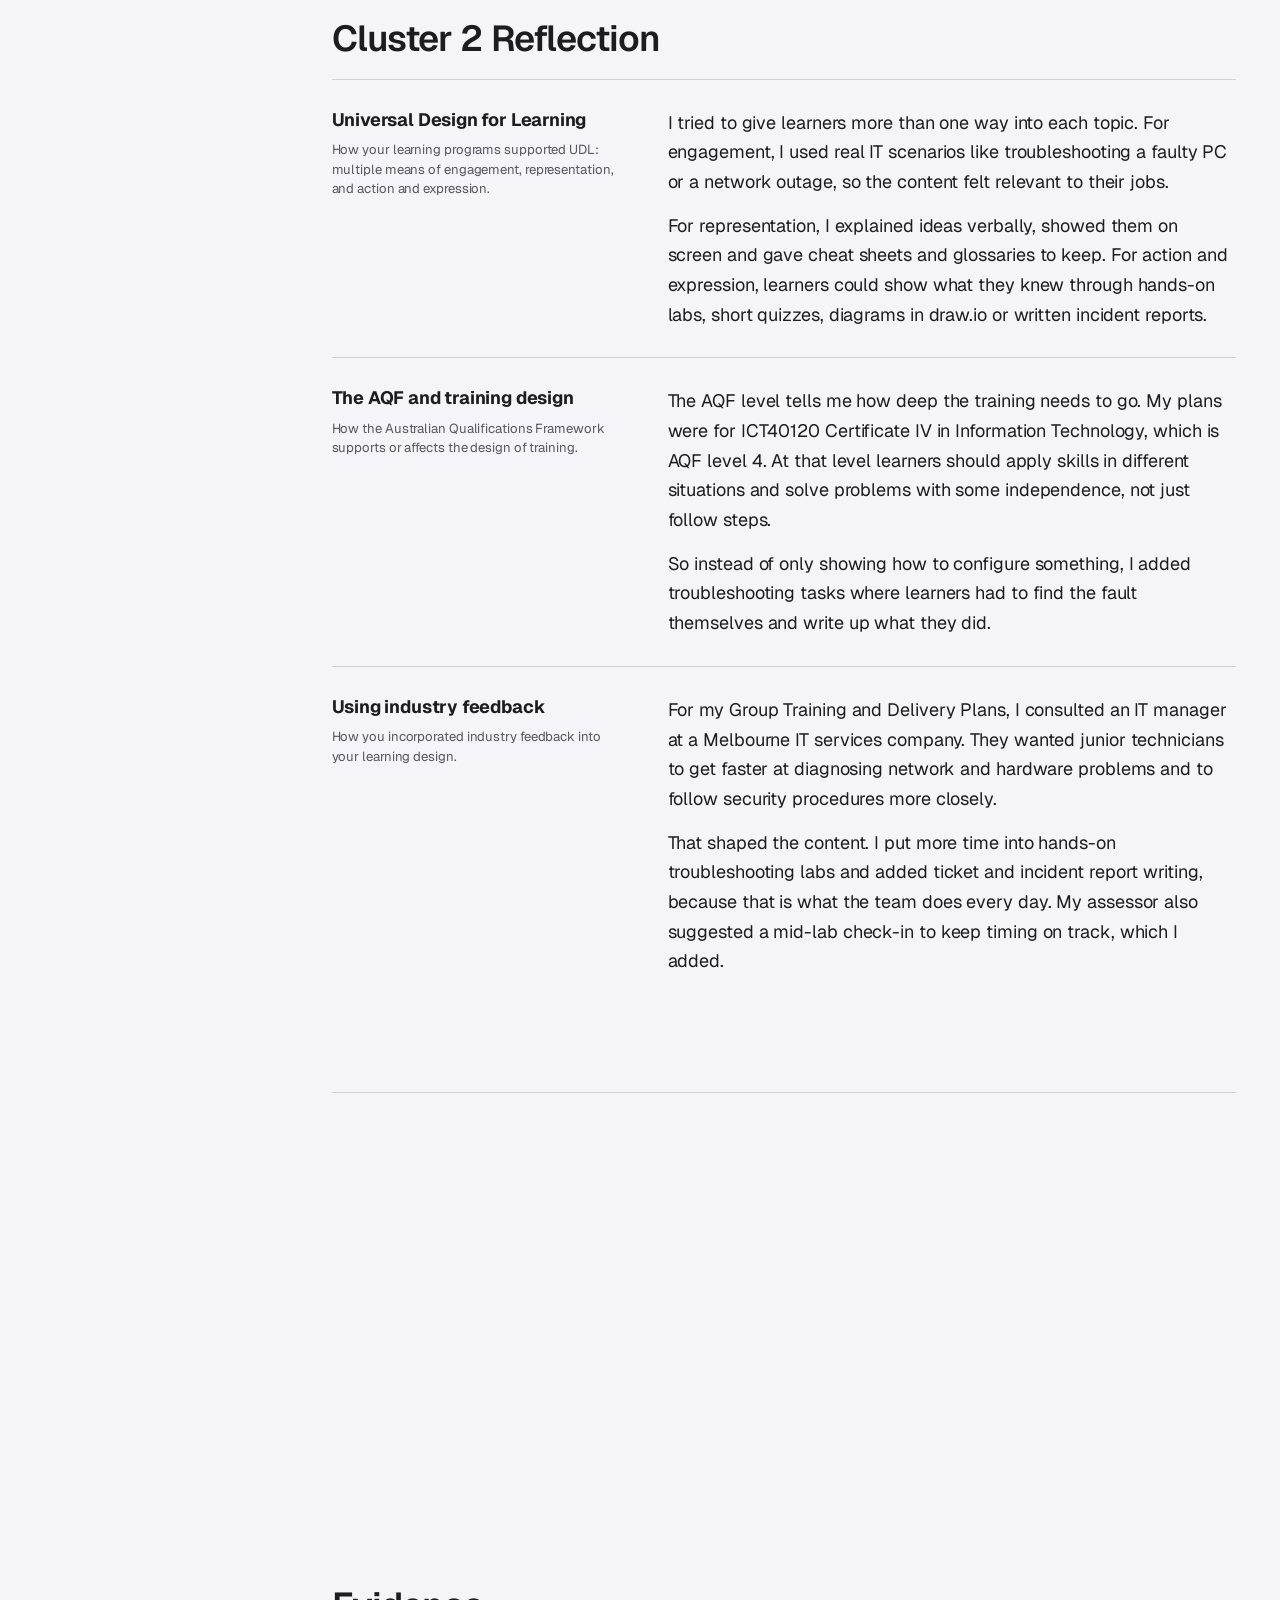
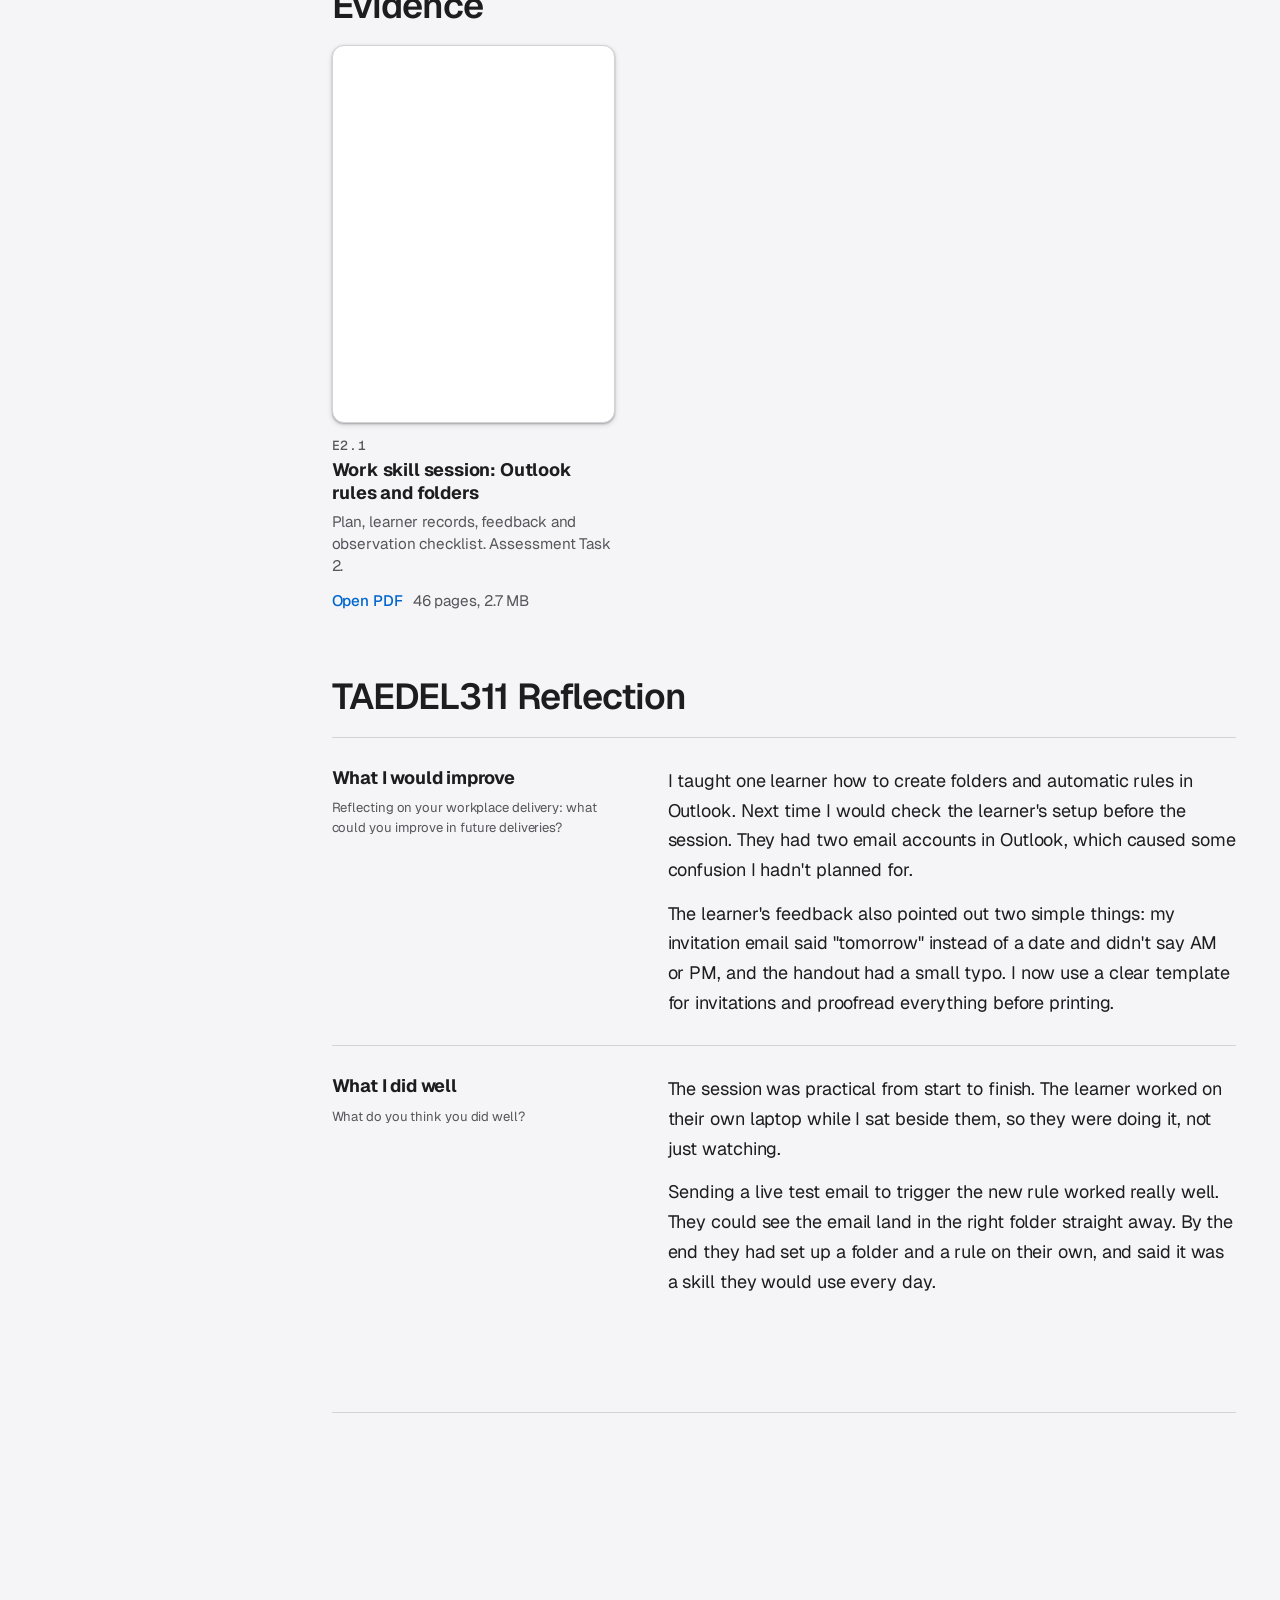
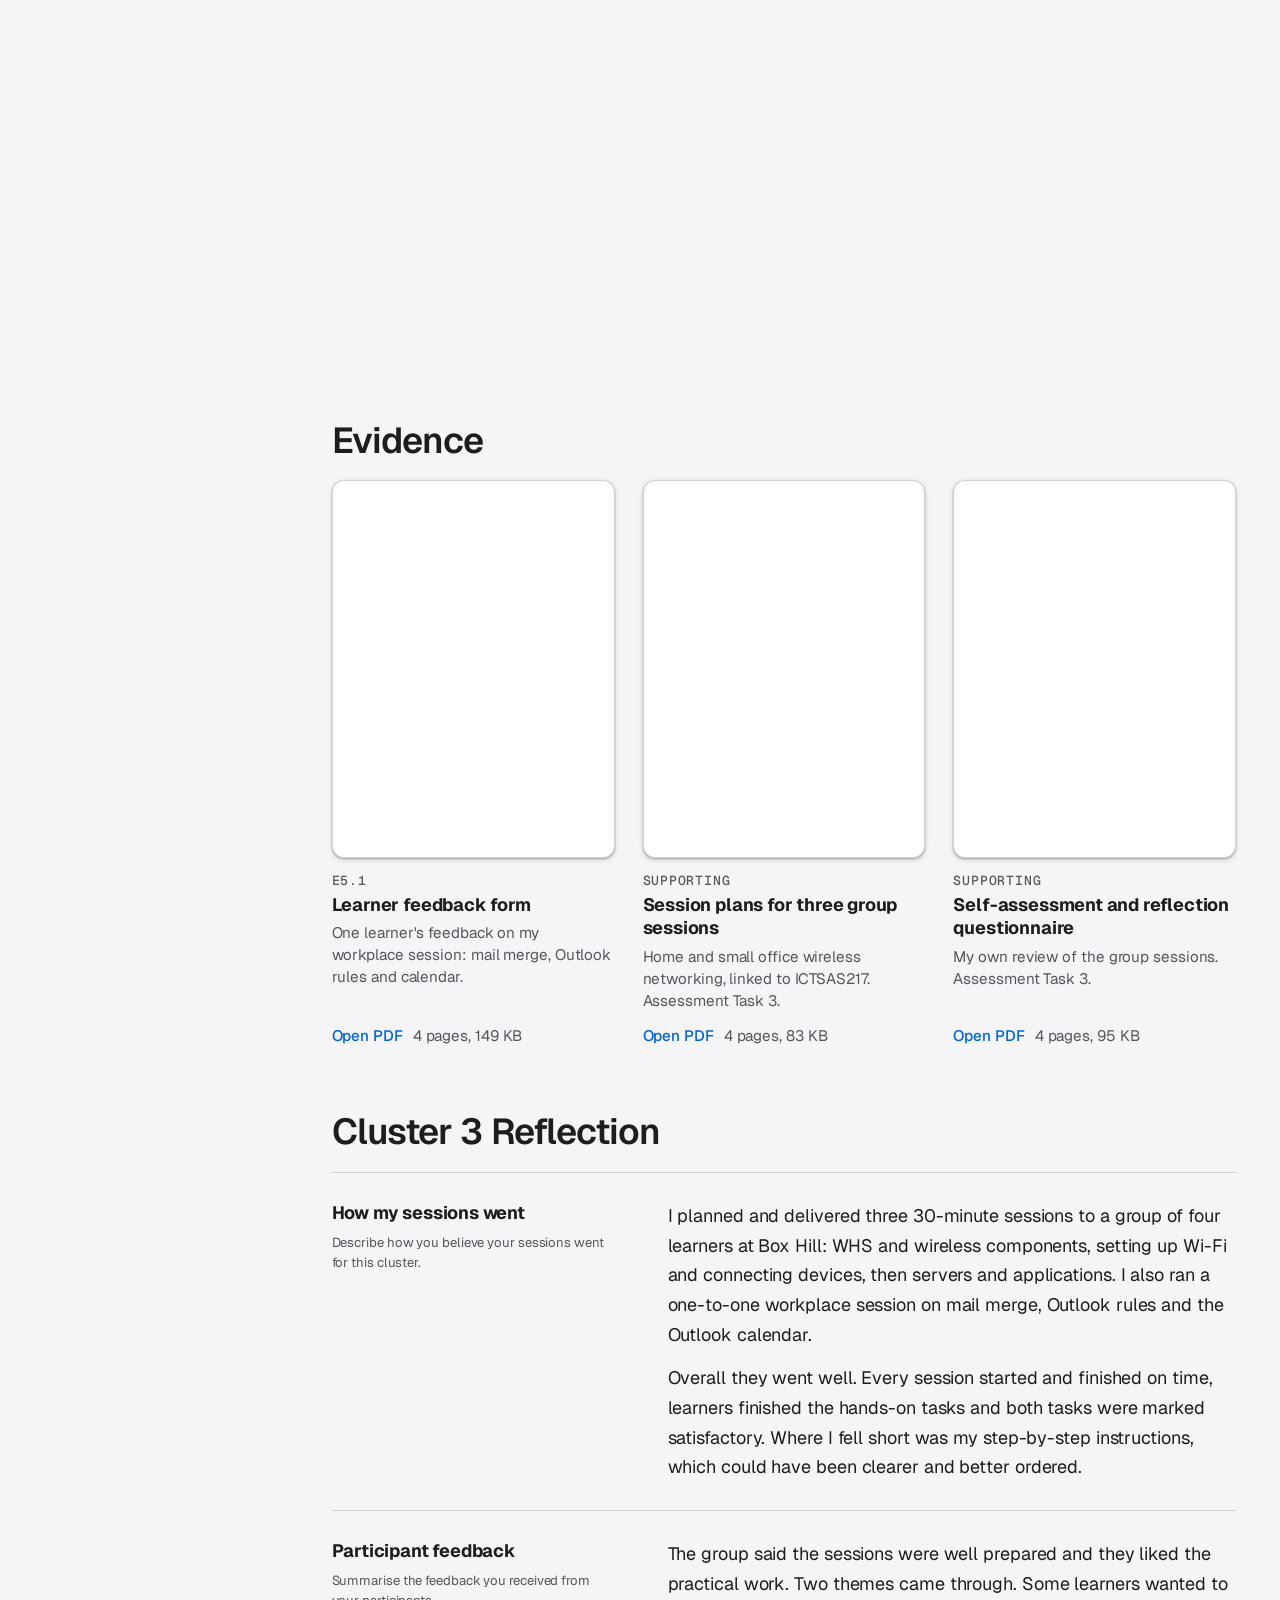
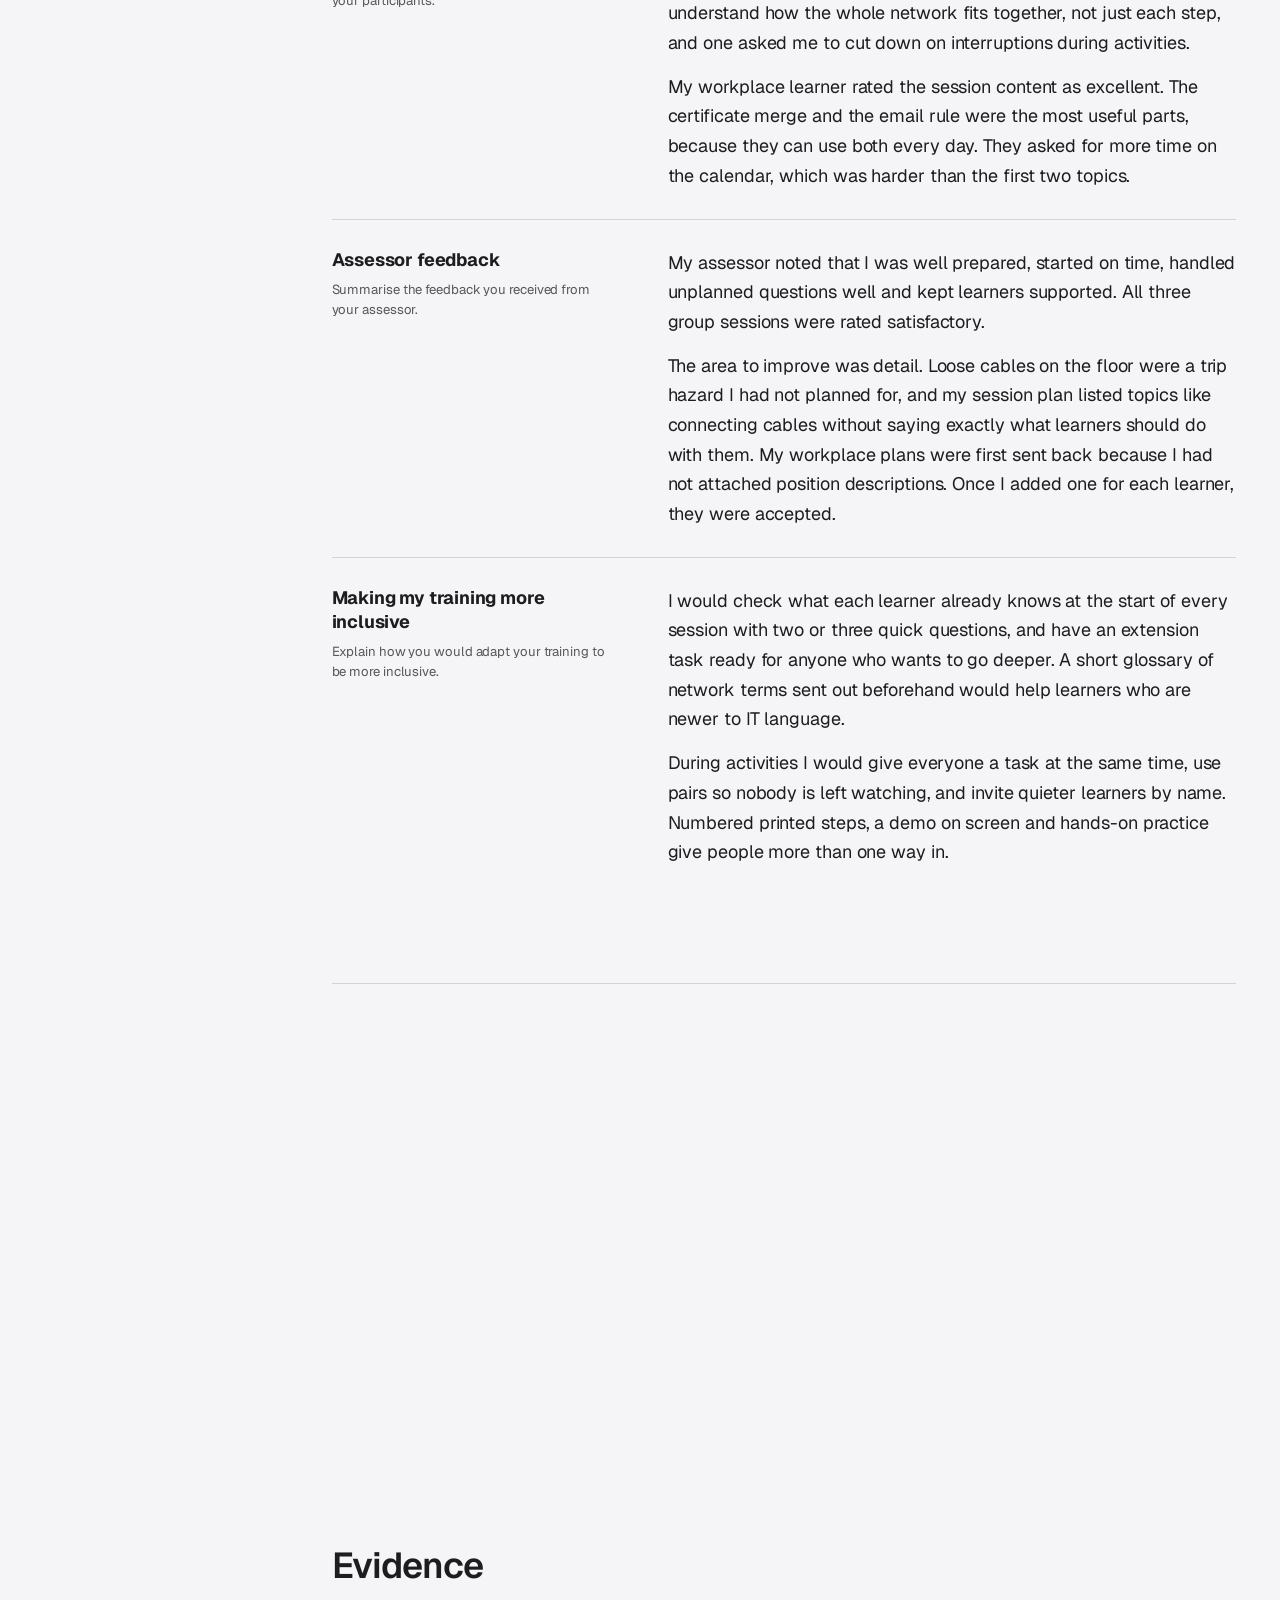
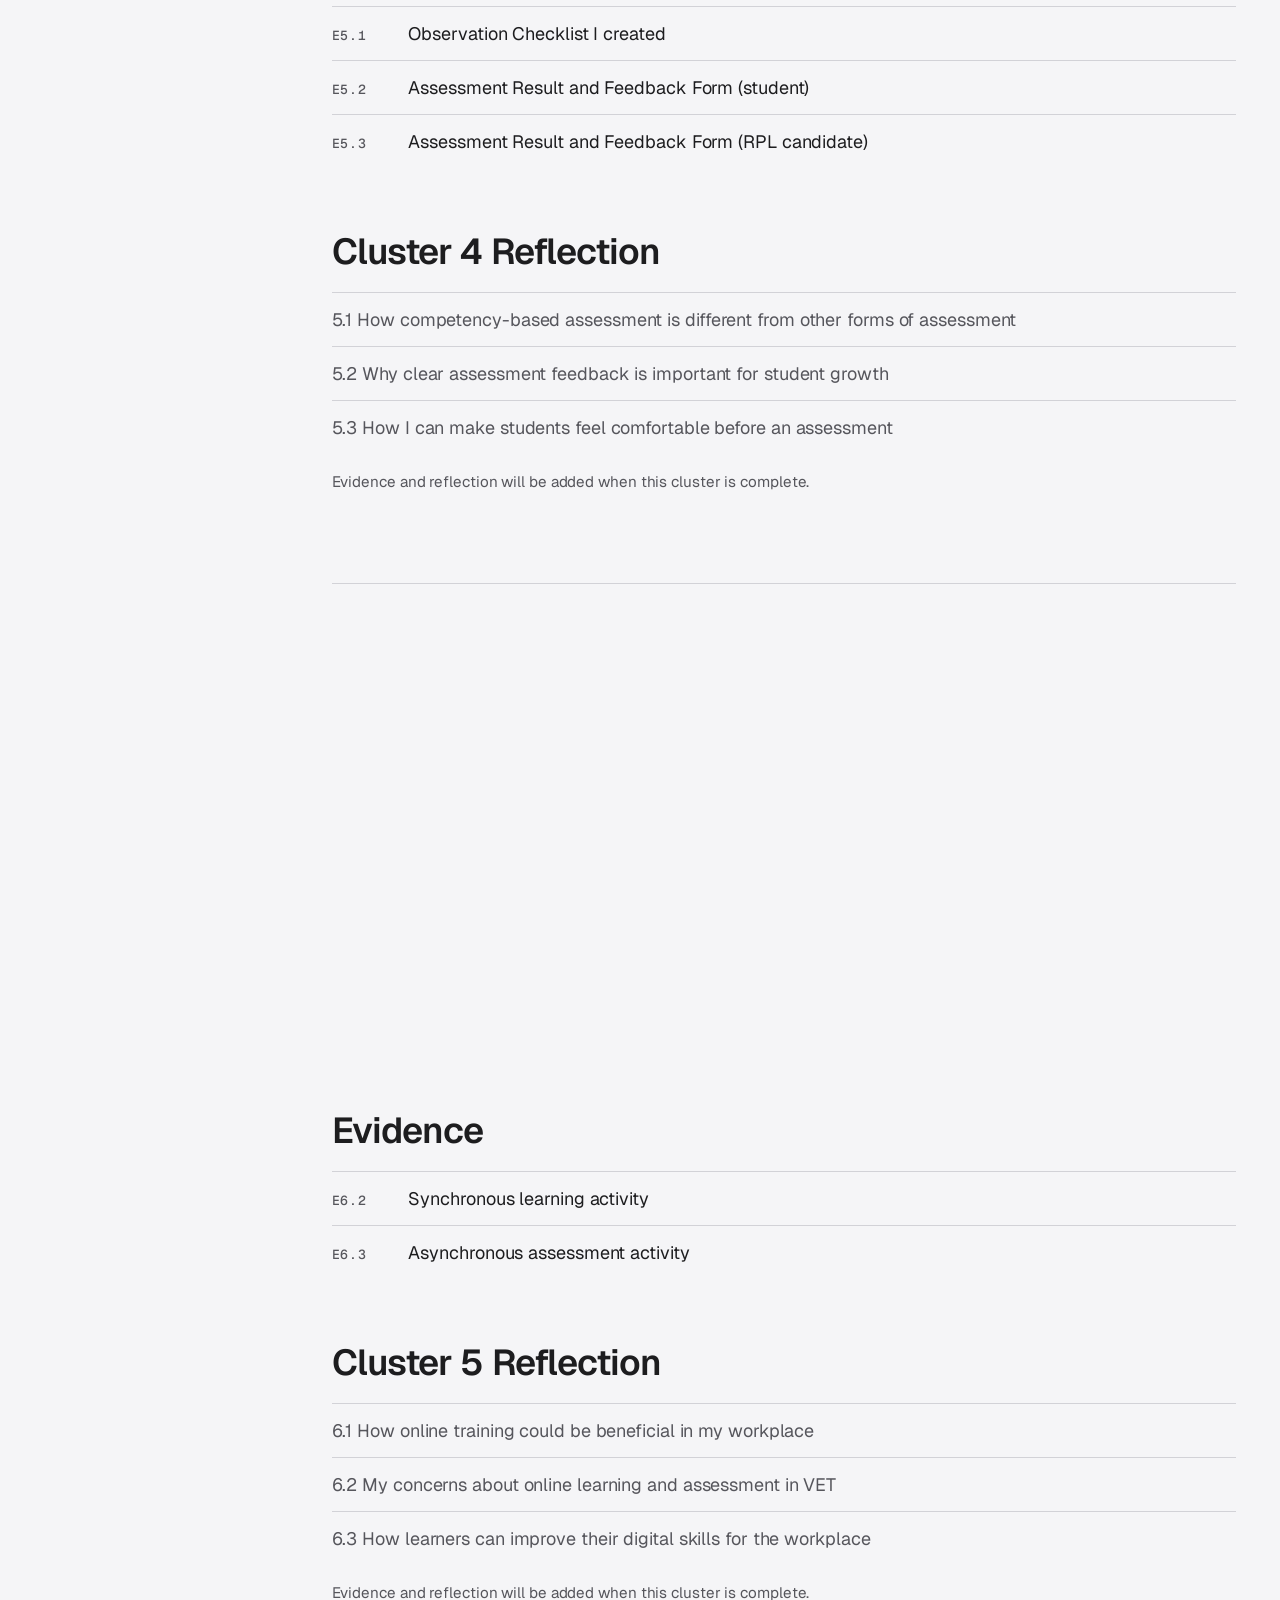
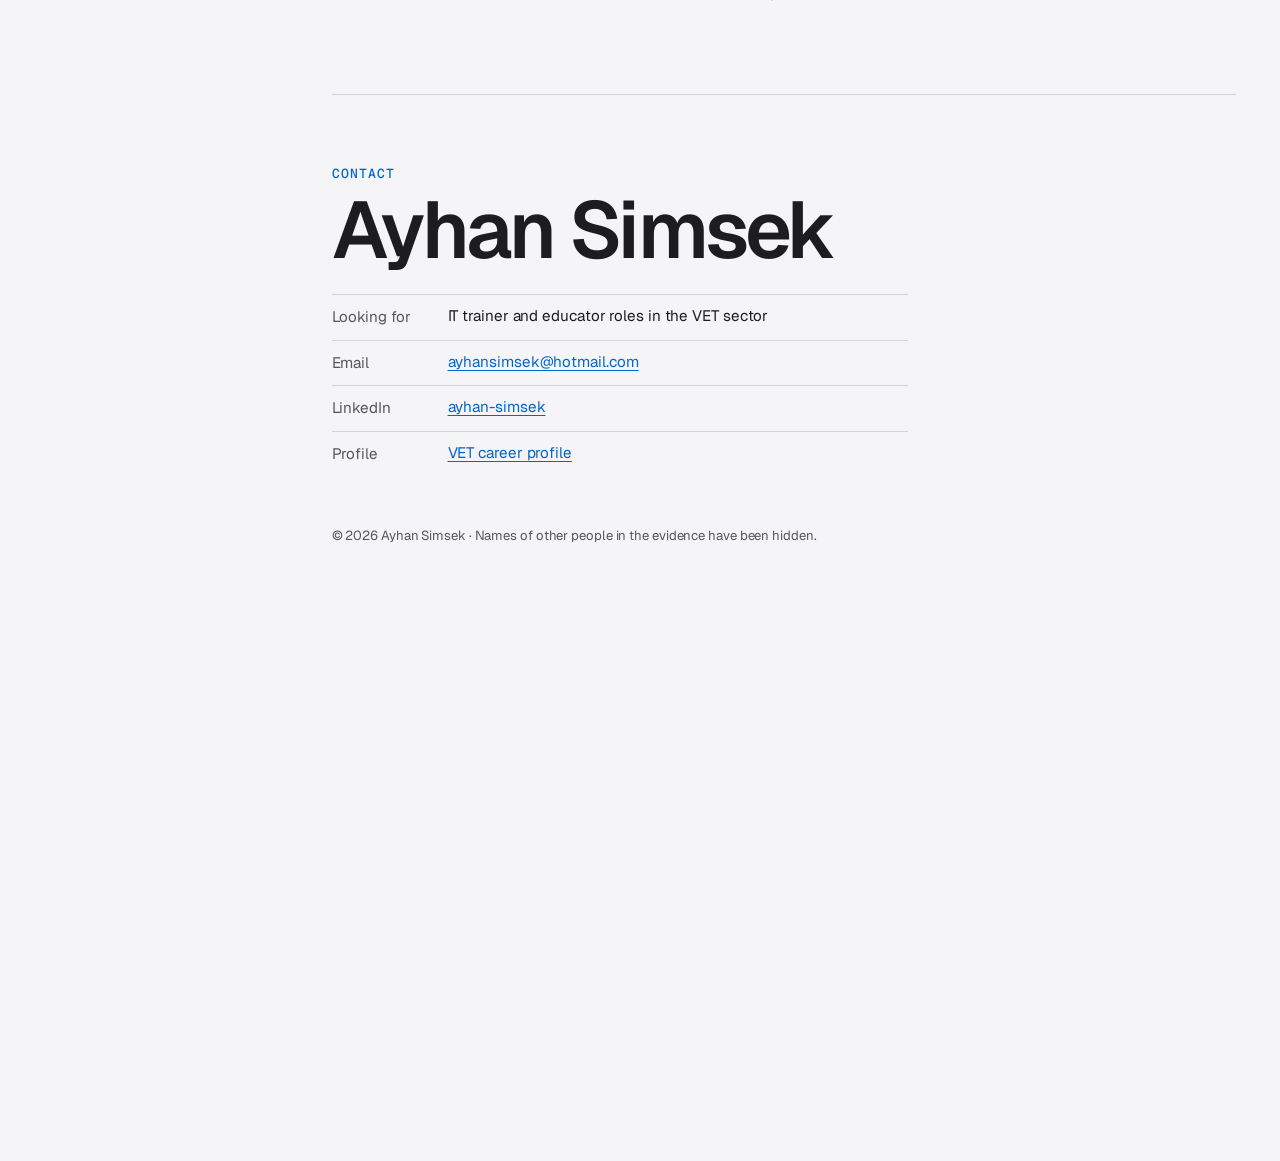
<file: taedes411.html>
<!doctype html>
<html lang="en-AU">
<head>
<meta charset="utf-8">
<title>Moved · Ayhan Simsek</title>
<meta http-equiv="refresh" content="0; url=portfolio.html#taedes411">
<link rel="canonical" href="portfolio.html#taedes411">
</head>
<body><p>This page has moved to <a href="portfolio.html#taedes411">portfolio.html#taedes411</a>.</p></body>
</html>
</file>
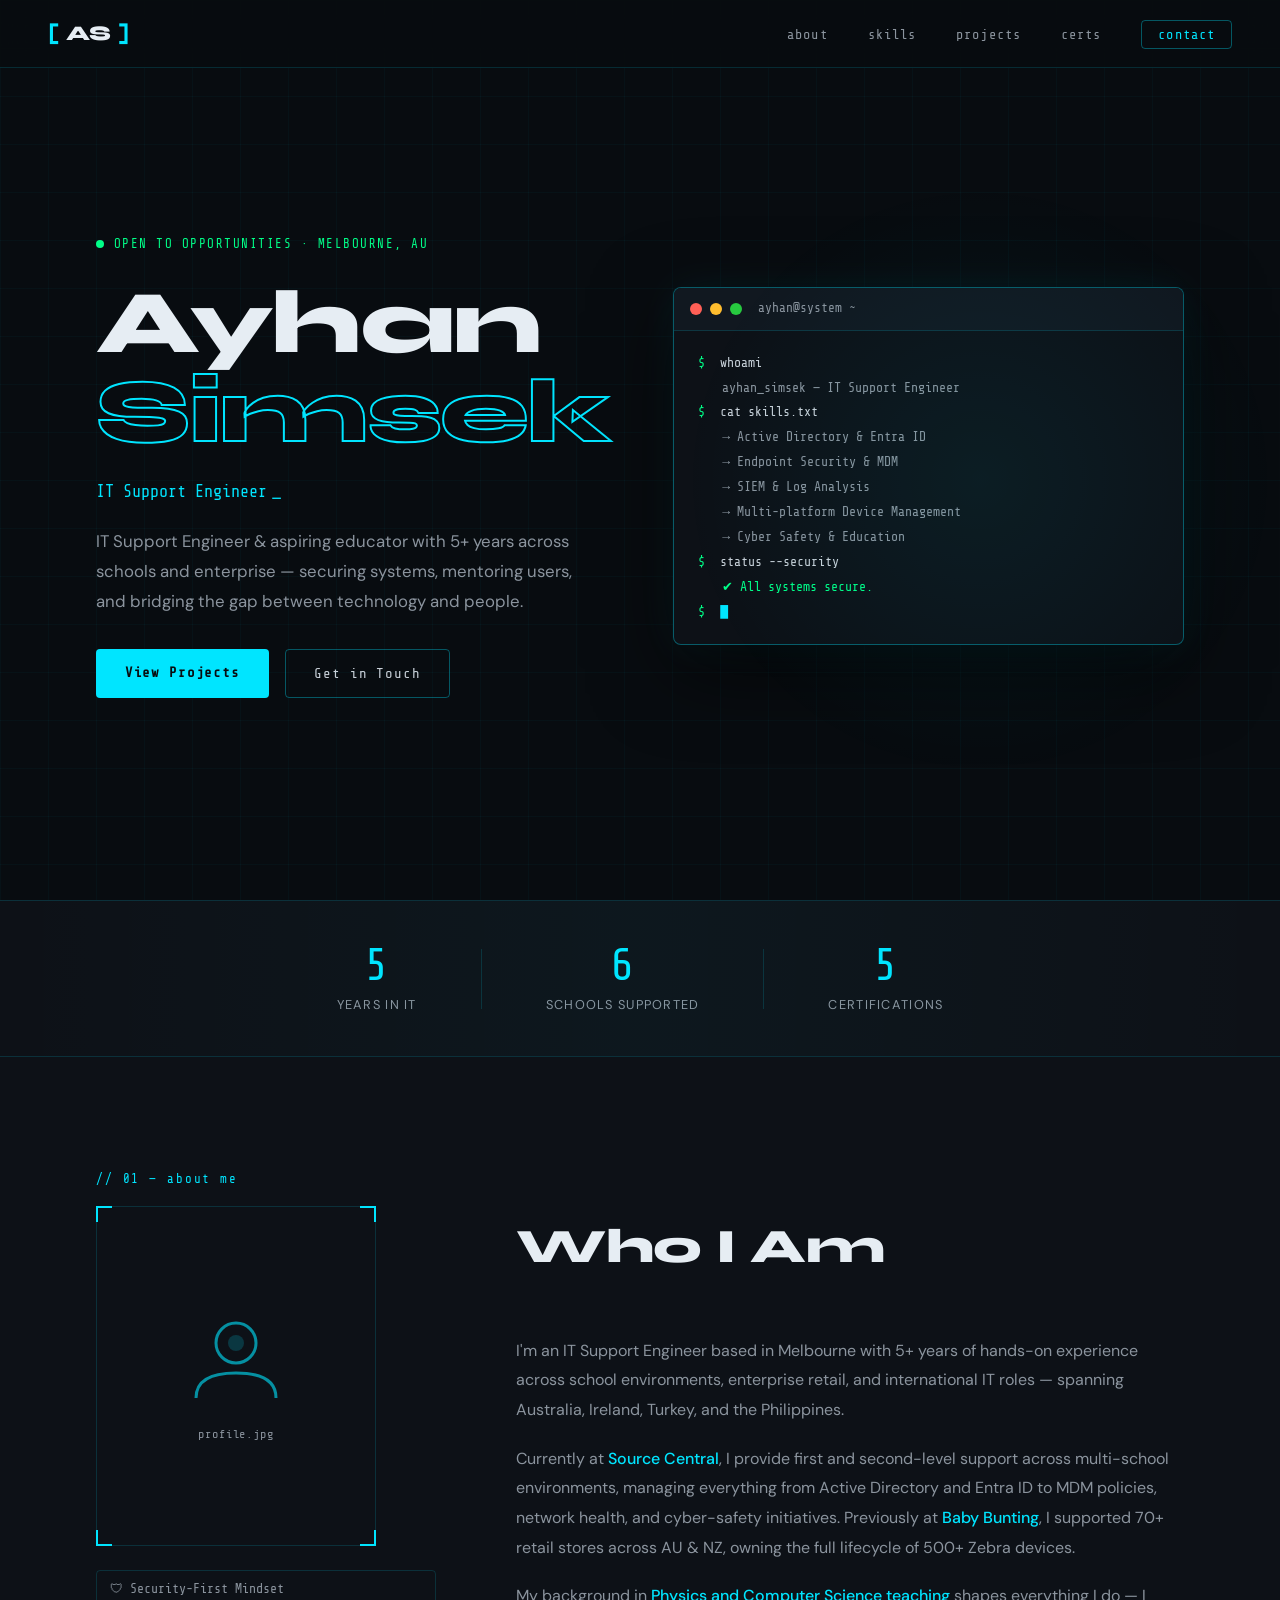
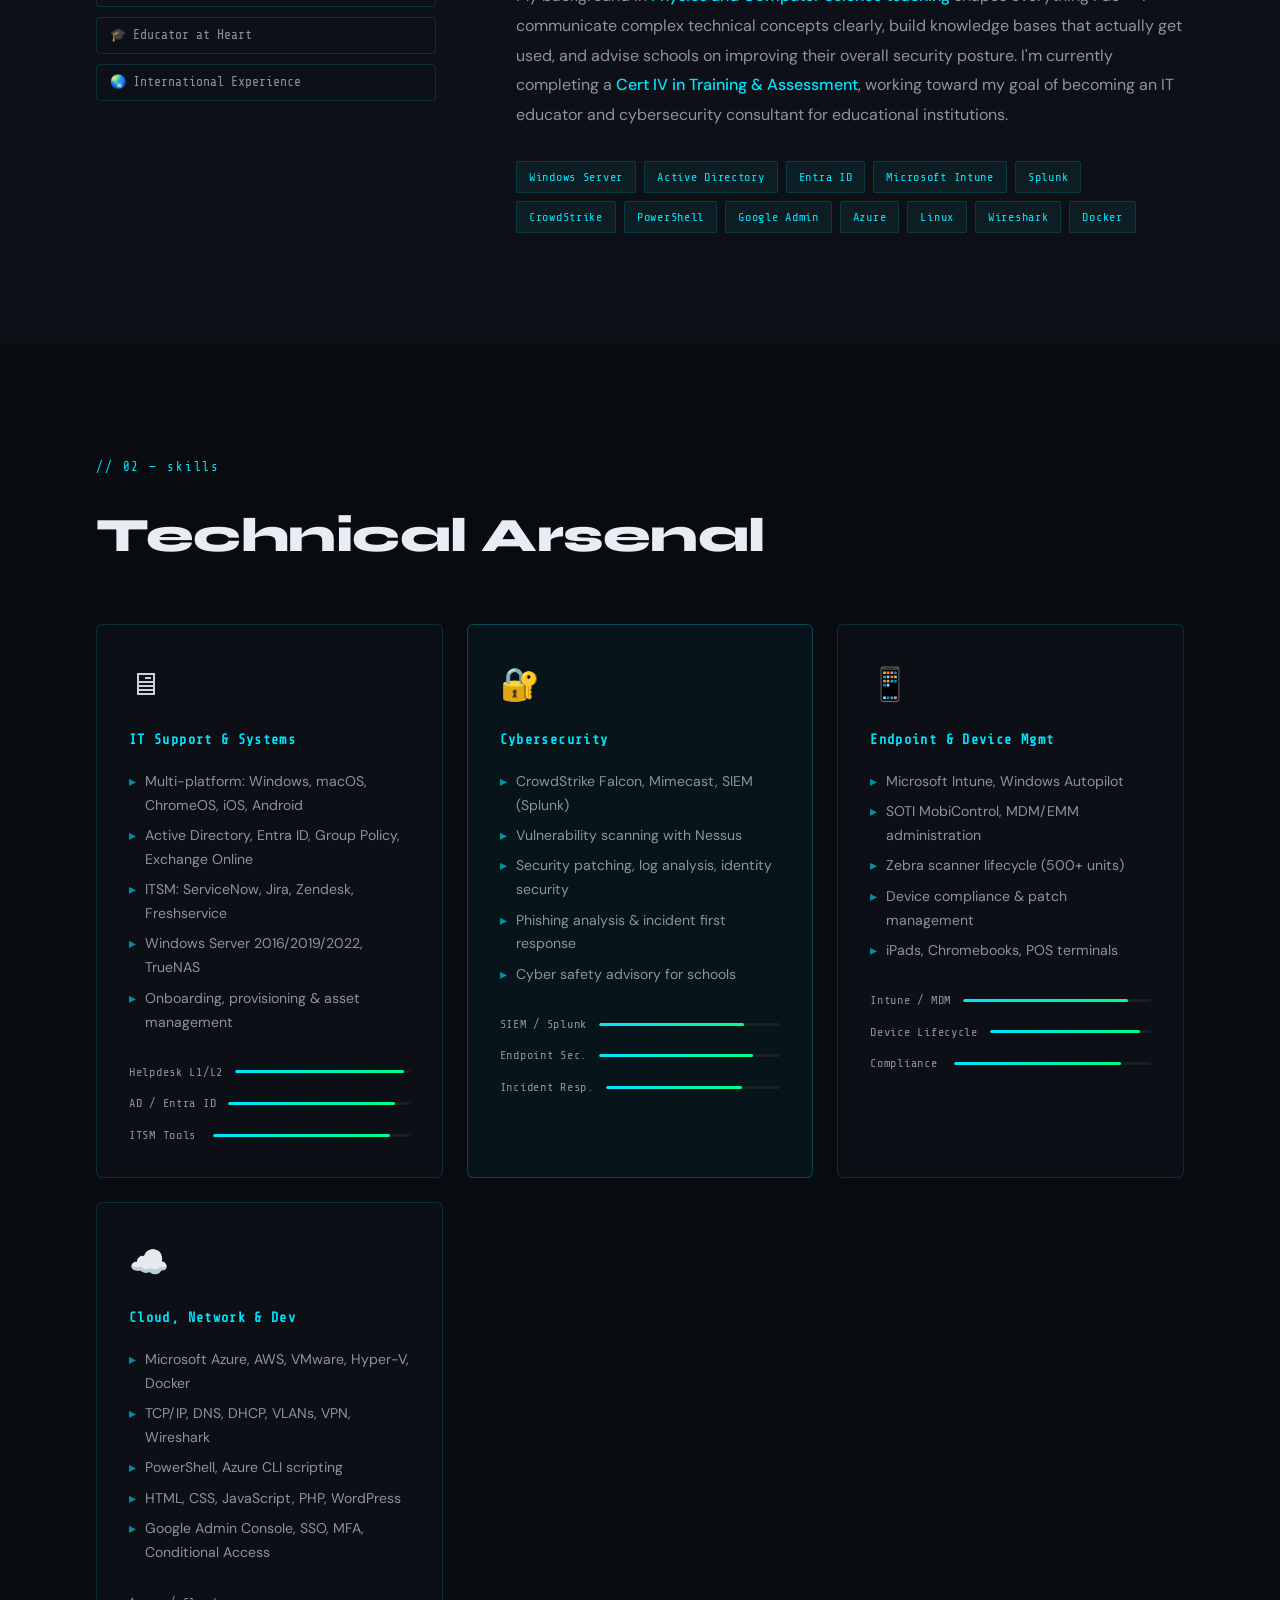
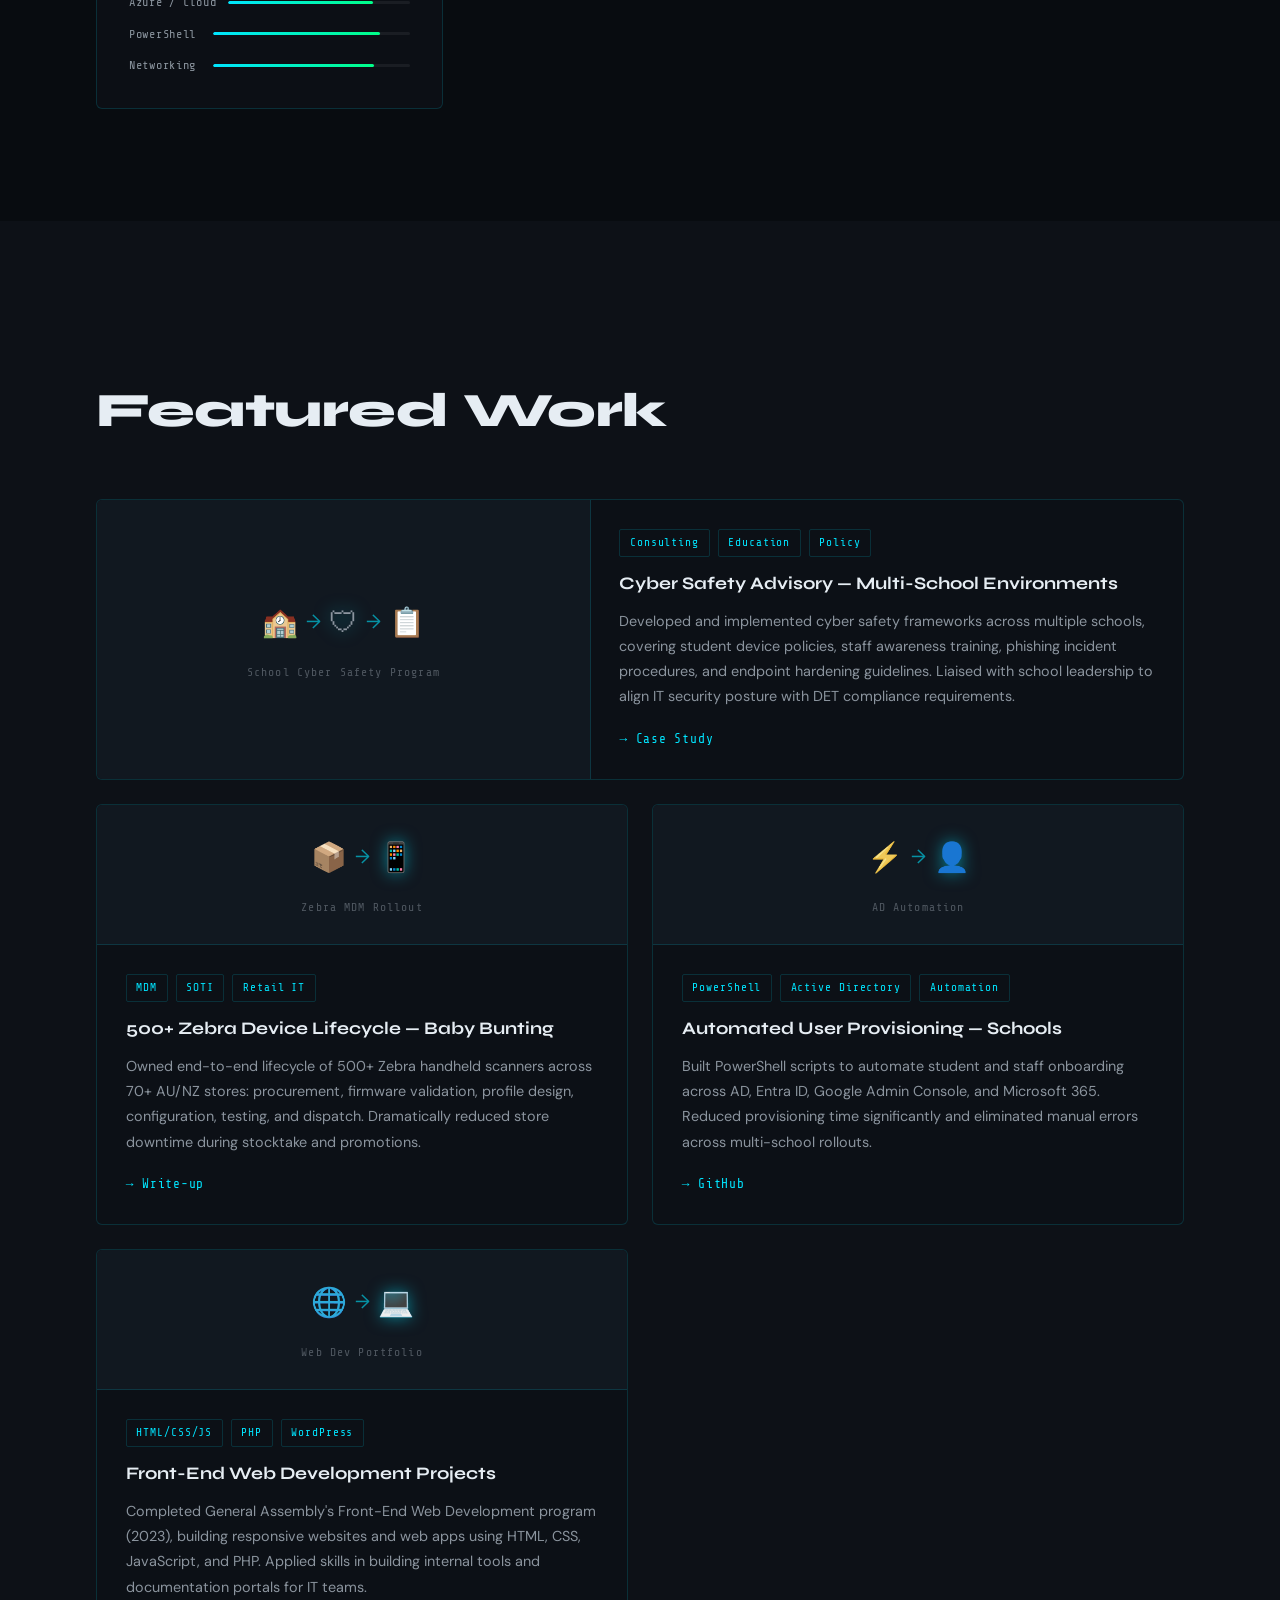
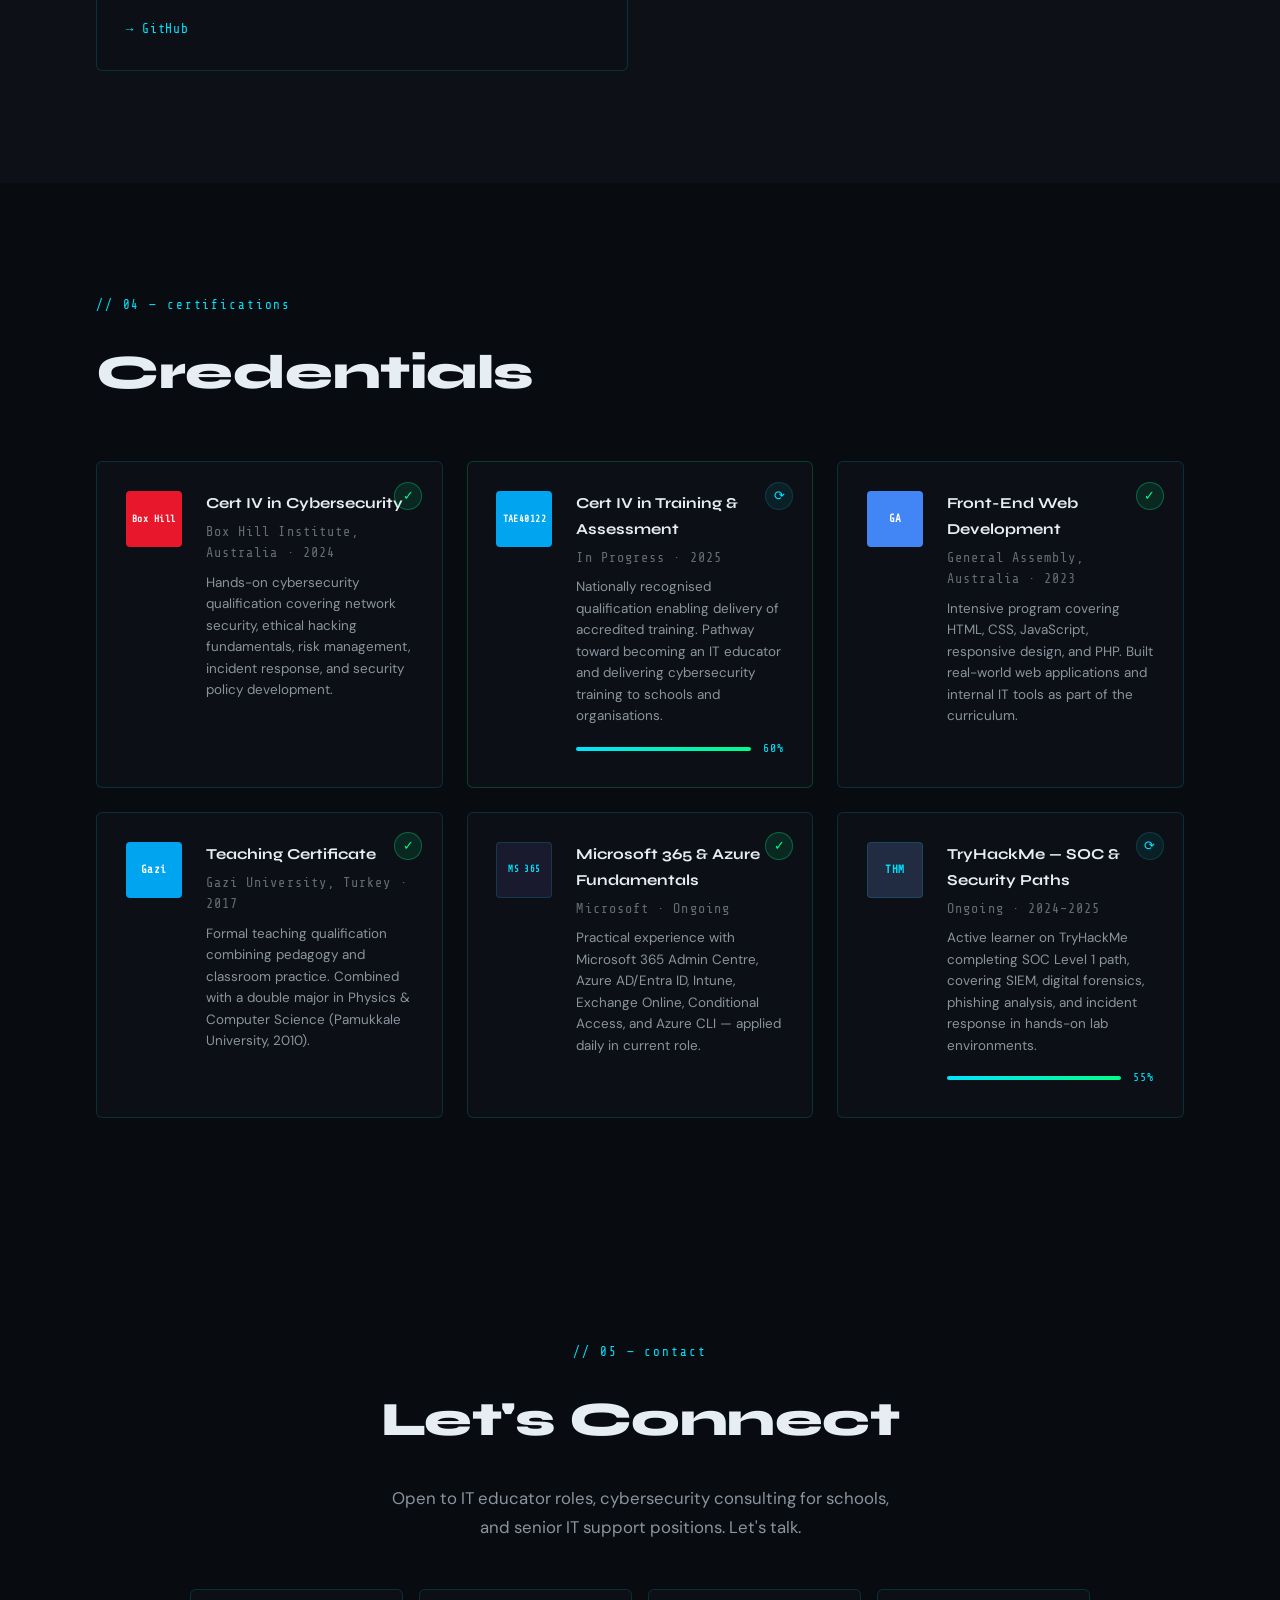
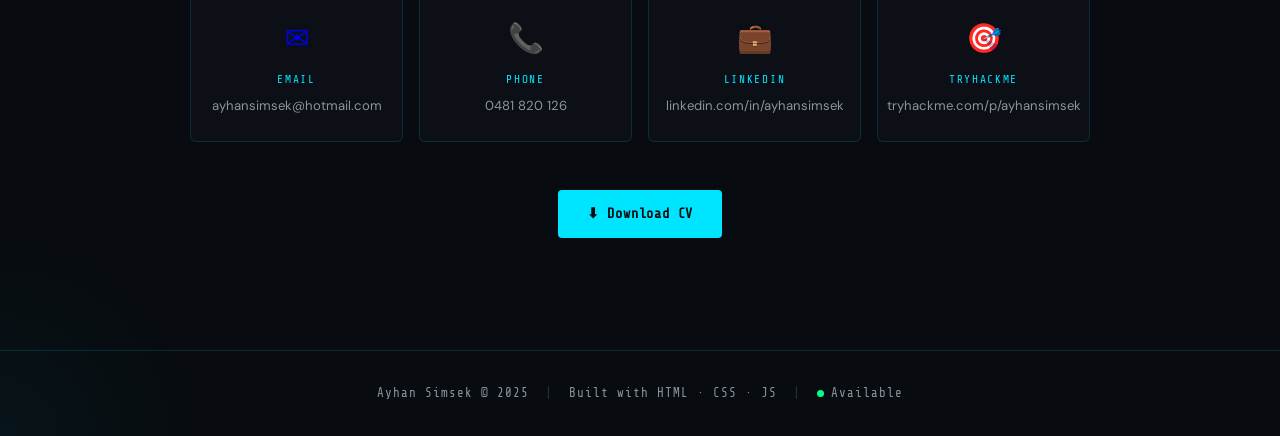
<file: archive/it-portfolio-2025.html>
<!DOCTYPE html>
<html lang="en">
<head>
  <meta charset="UTF-8" />
  <meta name="viewport" content="width=device-width, initial-scale=1.0"/>
  <title>Ayhan Simsek — IT Support & Cybersecurity</title>
  <link rel="preconnect" href="https://fonts.googleapis.com">
  <link rel="preconnect" href="https://fonts.gstatic.com" crossorigin>
  <link href="https://fonts.googleapis.com/css2?family=Share+Tech+Mono&family=Syne:wght@400;600;700;800&family=DM+Sans:ital,wght@0,300;0,400;0,500;1,300&display=swap" rel="stylesheet">
  
<style>
/* ============================================
   PORTFOLIO — Ayhan Simsek | IT Support & Cybersecurity
   Theme: Dark Terminal / Tactical
   ============================================ */

:root {
  --bg: #080c10;
  --bg-2: #0d1117;
  --bg-3: #111820;
  --accent: #00e5ff;
  --accent-2: #00ff88;
  --accent-warn: #ff6b35;
  --text: #c9d1d9;
  --text-dim: #8b949e;
  --text-bright: #e6edf3;
  --border: rgba(0, 229, 255, 0.15);
  --border-strong: rgba(0, 229, 255, 0.35);
  --card-bg: rgba(13, 17, 23, 0.85);
  --font-mono: 'Share Tech Mono', monospace;
  --font-display: 'Syne', sans-serif;
  --font-body: 'DM Sans', sans-serif;
  --radius: 4px;
  --transition: 0.3s cubic-bezier(0.4, 0, 0.2, 1);
}

*, *::before, *::after { box-sizing: border-box; margin: 0; padding: 0; }

html { scroll-behavior: smooth; }

body {
  background: var(--bg);
  color: var(--text);
  font-family: var(--font-body);
  font-size: 16px;
  line-height: 1.7;
  overflow-x: hidden;
}

.share-tech { font-family: var(--font-mono); }

/* ── BG GRID ── */
.bg-grid {
  position: fixed;
  inset: 0;
  background-image:
    linear-gradient(rgba(0,229,255,0.03) 1px, transparent 1px),
    linear-gradient(90deg, rgba(0,229,255,0.03) 1px, transparent 1px);
  background-size: 48px 48px;
  pointer-events: none;
  z-index: 0;
}

.scan-line {
  position: fixed;
  top: -100%;
  left: 0;
  width: 100%;
  height: 2px;
  background: linear-gradient(90deg, transparent, rgba(0,229,255,0.4), transparent);
  animation: scanDown 8s linear infinite;
  pointer-events: none;
  z-index: 1;
}

@keyframes scanDown {
  0%   { top: -5%; }
  100% { top: 105%; }
}

/* ── NAV ── */
.nav {
  position: fixed;
  top: 0; left: 0; right: 0;
  z-index: 9999;
  display: flex;
  align-items: center;
  justify-content: space-between;
  padding: 1rem 3rem;
  background: rgba(8, 12, 16, 0.92);
  backdrop-filter: blur(16px);
  border-bottom: 1px solid var(--border);
  opacity: 1 !important;
  transform: none !important;
  visibility: visible !important;
}

.nav-logo {
  font-family: var(--font-display);
  font-weight: 800;
  font-size: 1.3rem;
  color: var(--text-bright);
  letter-spacing: 0.02em;
}
.bracket { color: var(--accent); }

.nav-links {
  list-style: none;
  display: flex;
  gap: 2.5rem;
}
.nav-links a {
  font-family: var(--font-mono);
  font-size: 0.85rem;
  color: var(--text-dim);
  text-decoration: none;
  letter-spacing: 0.08em;
  transition: color var(--transition);
}
.nav-links a:hover { color: var(--accent); }
.nav-cta {
  color: var(--accent) !important;
  border: 1px solid var(--border-strong);
  padding: 0.35rem 1rem;
  border-radius: var(--radius);
  transition: background var(--transition) !important;
}
.nav-cta:hover { background: rgba(0,229,255,0.08) !important; }

.hamburger {
  display: none;
  background: none;
  border: none;
  color: var(--accent);
  font-size: 1.4rem;
  cursor: pointer;
}

@media (max-width: 768px) {
  .nav-links {
    display: none;
  }
  .nav-links.mobile-open {
    display: flex;
    flex-direction: column;
    position: fixed;
    top: 62px;
    left: 0;
    right: 0;
    background: rgba(8,12,16,0.97);
    padding: 2rem;
    border-bottom: 1px solid rgba(0,229,255,0.15);
    gap: 1.5rem;
    z-index: 9998;
  }
}

/* ── HERO ── */
.hero {
  min-height: 100vh;
  display: grid;
  grid-template-columns: 1fr 1fr;
  align-items: center;
  gap: 4rem;
  padding: 8rem 6rem 6rem;
  position: relative;
  z-index: 2;
}

.hero::after {
  content: '';
  position: absolute;
  right: 0; top: 20%;
  width: 600px; height: 600px;
  background: radial-gradient(circle at center, rgba(0,229,255,0.06) 0%, transparent 70%);
  pointer-events: none;
}

.hero-tag {
  display: flex;
  align-items: center;
  gap: 0.6rem;
  margin-bottom: 1.5rem;
}
.dot {
  width: 8px; height: 8px;
  background: var(--accent-2);
  border-radius: 50%;
  animation: pulse 2s ease-in-out infinite;
}
@keyframes pulse {
  0%,100% { opacity: 1; transform: scale(1); }
  50% { opacity: 0.5; transform: scale(0.85); }
}
.hero-tag .share-tech {
  font-size: 0.78rem;
  color: var(--accent-2);
  letter-spacing: 0.12em;
}

.hero-title {
  font-family: var(--font-display);
  font-weight: 800;
  line-height: 1;
  color: var(--text-bright);
}
.hero-title .line-1 {
  display: block;
  font-size: clamp(4rem, 7vw, 7rem);
  letter-spacing: -0.02em;
}
.hero-title .line-2 {
  display: block;
  font-size: clamp(4rem, 7vw, 7rem);
  letter-spacing: -0.02em;
  color: transparent;
  -webkit-text-stroke: 2px var(--accent);
  text-stroke: 2px var(--accent);
}

.hero-role {
  margin: 1.2rem 0;
  font-size: 1.05rem;
  color: var(--accent);
  min-height: 1.6em;
}

.cursor-blink {
  animation: blink 1s step-end infinite;
  color: var(--accent);
}
@keyframes blink { 0%,100%{opacity:1} 50%{opacity:0} }

.hero-desc {
  font-size: 1.05rem;
  color: var(--text-dim);
  max-width: 480px;
  margin-bottom: 2rem;
  line-height: 1.8;
}

.hero-btns {
  display: flex;
  gap: 1rem;
  flex-wrap: wrap;
}

.btn-primary {
  display: inline-block;
  padding: 0.75rem 1.8rem;
  background: var(--accent);
  color: var(--bg);
  font-family: var(--font-mono);
  font-size: 0.88rem;
  font-weight: 700;
  letter-spacing: 0.06em;
  text-decoration: none;
  border-radius: var(--radius);
  transition: transform var(--transition), box-shadow var(--transition);
}
.btn-primary:hover {
  transform: translateY(-2px);
  box-shadow: 0 0 24px rgba(0,229,255,0.4);
}

.btn-ghost {
  display: inline-block;
  padding: 0.75rem 1.8rem;
  border: 1px solid var(--border-strong);
  color: var(--text);
  font-family: var(--font-mono);
  font-size: 0.88rem;
  letter-spacing: 0.06em;
  text-decoration: none;
  border-radius: var(--radius);
  transition: border-color var(--transition), color var(--transition);
}
.btn-ghost:hover { border-color: var(--accent); color: var(--accent); }

/* ── TERMINAL ── */
.terminal-window {
  background: var(--bg-2);
  border: 1px solid var(--border-strong);
  border-radius: 8px;
  overflow: hidden;
  box-shadow: 0 24px 80px rgba(0,0,0,0.6), 0 0 40px rgba(0,229,255,0.08);
  animation: floatUp 6s ease-in-out infinite;
}
@keyframes floatUp {
  0%,100% { transform: translateY(0); }
  50% { transform: translateY(-12px); }
}

.terminal-bar {
  background: var(--bg-3);
  padding: 0.65rem 1rem;
  display: flex;
  align-items: center;
  gap: 0.5rem;
  border-bottom: 1px solid var(--border);
}
.t-dot {
  width: 12px; height: 12px;
  border-radius: 50%;
}
.t-dot.red    { background: #ff5f56; }
.t-dot.yellow { background: #ffbd2e; }
.t-dot.green  { background: #27c93f; }
.t-title {
  margin-left: 0.5rem;
  font-size: 0.8rem;
  color: var(--text-dim);
}

.terminal-body {
  padding: 1.2rem 1.5rem;
  min-height: 280px;
}
.t-line {
  font-size: 0.82rem;
  line-height: 1.9;
  color: var(--text);
  animation: fadeIn 0.3s ease both;
}
.t-prompt { color: var(--accent-2); margin-right: 0.5rem; }
.t-output { color: var(--text-dim); padding-left: 1.5rem; }
.t-green  { color: var(--accent-2); padding-left: 1.5rem; }

@keyframes fadeIn { from { opacity: 0; } to { opacity: 1; } }

/* ── STATS ── */
.stats-bar {
  position: relative;
  z-index: 2;
  display: flex;
  justify-content: center;
  align-items: center;
  gap: 0;
  background: var(--bg-2);
  border-top: 1px solid var(--border);
  border-bottom: 1px solid var(--border);
  padding: 2.5rem 4rem;
  overflow: hidden;
}
.stats-bar::before {
  content: '';
  position: absolute;
  inset: 0;
  background: linear-gradient(90deg, transparent, rgba(0,229,255,0.03), transparent);
}

.stat-item {
  text-align: center;
  padding: 0 4rem;
}
.stat-num {
  display: block;
  font-size: 2.8rem;
  color: var(--accent);
  letter-spacing: 0.04em;
  line-height: 1.1;
}
.stat-label {
  font-size: 0.8rem;
  color: var(--text-dim);
  letter-spacing: 0.1em;
  text-transform: uppercase;
  margin-top: 0.25rem;
  display: block;
}
.stat-divider {
  width: 1px;
  height: 60px;
  background: var(--border);
}

/* ── SCROLL OFFSET for fixed nav ── */
section[id], div[id] {
  scroll-margin-top: 80px;
}

/* ── SECTIONS ── */
.section {
  position: relative;
  z-index: 2;
  padding: 7rem 6rem;
}

.section-label {
  font-size: 0.78rem;
  color: var(--accent);
  letter-spacing: 0.15em;
  margin-bottom: 1rem;
  opacity: 0.8;
}

.section-title {
  font-family: var(--font-display);
  font-weight: 800;
  font-size: clamp(2rem, 4vw, 3rem);
  color: var(--text-bright);
  margin-bottom: 3rem;
  letter-spacing: -0.01em;
}

/* ── ABOUT ── */
.about { background: var(--bg-2); }

.about-grid {
  display: grid;
  grid-template-columns: 340px 1fr;
  gap: 5rem;
  align-items: start;
}

.about-img-frame {
  position: relative;
  width: 280px;
  height: 340px;
  border: 1px solid var(--border);
  display: flex;
  align-items: center;
  justify-content: center;
}

.img-corner {
  position: absolute;
  width: 16px; height: 16px;
  border-color: var(--accent);
  border-style: solid;
}
.tl { top: -1px; left: -1px; border-width: 2px 0 0 2px; }
.tr { top: -1px; right: -1px; border-width: 2px 2px 0 0; }
.bl { bottom: -1px; left: -1px; border-width: 0 0 2px 2px; }
.br { bottom: -1px; right: -1px; border-width: 0 2px 2px 0; }

.about-img-placeholder {
  display: flex;
  flex-direction: column;
  align-items: center;
  gap: 1rem;
  color: var(--text-dim);
}
.avatar-icon {
  width: 100px; height: 100px;
  color: var(--accent);
  opacity: 0.6;
}
.avatar-icon svg { width: 100%; height: 100%; }
.img-label {
  font-size: 0.75rem;
  color: var(--text-dim);
  letter-spacing: 0.08em;
}

.about-badges {
  margin-top: 1.5rem;
  display: flex;
  flex-direction: column;
  gap: 0.6rem;
}
.badge {
  padding: 0.4rem 0.8rem;
  border: 1px solid var(--border);
  border-radius: var(--radius);
  font-size: 0.82rem;
  color: var(--text-dim);
  transition: border-color var(--transition), color var(--transition);
}
.badge:hover { border-color: var(--accent); color: var(--accent); }

.about-text p {
  margin-bottom: 1.2rem;
  color: var(--text-dim);
  line-height: 1.85;
}
.about-text strong { color: var(--accent); font-weight: 500; }

.about-tools {
  display: flex;
  flex-wrap: wrap;
  gap: 0.5rem;
  margin-top: 2rem;
}
.tool-tag {
  font-size: 0.75rem;
  padding: 0.3rem 0.75rem;
  background: rgba(0,229,255,0.06);
  border: 1px solid var(--border);
  border-radius: 2px;
  color: var(--accent);
  letter-spacing: 0.06em;
  transition: background var(--transition);
}
.tool-tag:hover { background: rgba(0,229,255,0.14); }

/* ── SKILLS ── */
.skills-grid {
  display: grid;
  grid-template-columns: repeat(auto-fit, minmax(280px, 1fr));
  gap: 1.5rem;
}

.skill-card {
  background: var(--card-bg);
  border: 1px solid var(--border);
  border-radius: 6px;
  padding: 2rem;
  transition: border-color var(--transition), transform var(--transition), box-shadow var(--transition);
  position: relative;
  overflow: hidden;
}
.skill-card::before {
  content: '';
  position: absolute;
  top: 0; left: 0; right: 0;
  height: 2px;
  background: linear-gradient(90deg, transparent, rgba(0,229,255,0.3), transparent);
  opacity: 0;
  transition: opacity var(--transition);
}
.skill-card:hover {
  border-color: var(--border-strong);
  transform: translateY(-4px);
  box-shadow: 0 16px 48px rgba(0,0,0,0.4);
}
.skill-card:hover::before { opacity: 1; }

.skill-card--accent {
  border-color: rgba(0,229,255,0.25);
  background: rgba(0, 229, 255, 0.04);
}

.skill-icon { font-size: 2rem; margin-bottom: 1rem; }

.skill-card h3 {
  font-size: 0.85rem;
  letter-spacing: 0.1em;
  color: var(--accent);
  margin-bottom: 1rem;
}

.skill-card ul {
  list-style: none;
  margin-bottom: 1.5rem;
}
.skill-card ul li {
  font-size: 0.88rem;
  color: var(--text-dim);
  padding: 0.2rem 0;
  padding-left: 1rem;
  position: relative;
}
.skill-card ul li::before {
  content: '▸';
  position: absolute;
  left: 0;
  color: var(--accent);
  opacity: 0.6;
}

.skill-bars { display: flex; flex-direction: column; gap: 0.7rem; }
.skill-bar-item {
  display: flex;
  align-items: center;
  gap: 0.75rem;
  font-size: 0.75rem;
  color: var(--text-dim);
  letter-spacing: 0.06em;
}
.skill-bar-item > span { min-width: 72px; }
.bar {
  flex: 1;
  height: 3px;
  background: rgba(255,255,255,0.06);
  border-radius: 2px;
  overflow: hidden;
}
.bar-fill {
  height: 100%;
  width: var(--w, 50%);
  background: linear-gradient(90deg, var(--accent), var(--accent-2));
  border-radius: 2px;
  animation: growBar 1.5s cubic-bezier(0.4,0,0.2,1) both;
  animation-delay: 0.5s;
}
@keyframes growBar {
  from { width: 0; }
  to { width: var(--w); }
}

/* ── PROJECTS ── */
.projects { background: var(--bg-2); }

.projects-grid {
  display: grid;
  grid-template-columns: 1fr 1fr;
  gap: 1.5rem;
}

.project-card {
  background: var(--card-bg);
  border: 1px solid var(--border);
  border-radius: 6px;
  overflow: hidden;
  transition: border-color var(--transition), transform var(--transition);
  display: flex;
  flex-direction: column;
}
.project-card:hover {
  border-color: var(--border-strong);
  transform: translateY(-3px);
}

.project-card--featured {
  grid-column: 1 / -1;
  display: grid;
  grid-template-columns: 1fr 1.2fr;
}

.project-img {
  background: var(--bg-3);
  display: flex;
  align-items: center;
  justify-content: center;
  min-height: 180px;
  border-bottom: 1px solid var(--border);
}
.project-card--featured .project-img {
  border-bottom: none;
  border-right: 1px solid var(--border);
  min-height: 260px;
}
.project-img--sm { min-height: 140px; }

.project-img-placeholder {
  display: flex;
  flex-direction: column;
  align-items: center;
  gap: 1rem;
  color: var(--text-dim);
}
.project-diagram {
  display: flex;
  align-items: center;
  gap: 0.5rem;
  font-size: 1.8rem;
}
.pd-arrow { font-size: 1.2rem; color: var(--accent); opacity: 0.6; }
.pd-node { filter: grayscale(0.3); }
.pd-node--accent { filter: drop-shadow(0 0 8px rgba(0,229,255,0.5)); }
.project-img-placeholder .share-tech { font-size: 0.72rem; opacity: 0.5; letter-spacing: 0.1em; }

.project-content { padding: 1.8rem; flex: 1; }

.project-tags {
  display: flex;
  gap: 0.5rem;
  flex-wrap: wrap;
  margin-bottom: 0.8rem;
}
.ptag {
  font-size: 0.7rem;
  padding: 0.2rem 0.6rem;
  border: 1px solid var(--border);
  color: var(--accent);
  border-radius: 2px;
  letter-spacing: 0.08em;
}

.project-content h3 {
  font-family: var(--font-display);
  font-weight: 700;
  font-size: 1.1rem;
  color: var(--text-bright);
  margin-bottom: 0.6rem;
}

.project-content p {
  font-size: 0.9rem;
  color: var(--text-dim);
  line-height: 1.75;
  margin-bottom: 1.2rem;
}

.project-links { display: flex; gap: 1.5rem; }
.plink {
  font-family: var(--font-mono);
  font-size: 0.8rem;
  color: var(--accent);
  text-decoration: none;
  letter-spacing: 0.06em;
  transition: opacity var(--transition);
}
.plink:hover { opacity: 0.7; }

/* ── CERTS ── */
.certs-grid {
  display: grid;
  grid-template-columns: repeat(auto-fit, minmax(300px, 1fr));
  gap: 1.5rem;
}

.cert-card {
  background: var(--card-bg);
  border: 1px solid var(--border);
  border-radius: 6px;
  padding: 1.8rem;
  display: flex;
  gap: 1.5rem;
  align-items: flex-start;
  transition: border-color var(--transition), transform var(--transition);
  position: relative;
}
.cert-card:hover {
  border-color: var(--border-strong);
  transform: translateY(-3px);
}
.cert-card--progress { border-color: rgba(0,255,136,0.2); }

.cert-logo {
  width: 56px; height: 56px;
  flex-shrink: 0;
  border-radius: 4px;
  display: flex;
  align-items: center;
  justify-content: center;
  font-family: var(--font-mono);
  font-size: 0.68rem;
  font-weight: 700;
  letter-spacing: 0.05em;
}
.cert-comptia { background: #e8172b; color: white; }
.cert-google  { background: #4285f4; color: white; }
.cert-ms      { background: #00a4ef; color: white; }
.cert-thm     { background: #212c42; color: var(--accent); border: 1px solid var(--border); }

.cert-info { flex: 1; }
.cert-info h3 {
  font-family: var(--font-display);
  font-weight: 700;
  font-size: 0.95rem;
  color: var(--text-bright);
  margin-bottom: 0.25rem;
}
.cert-id {
  font-size: 0.72rem;
  color: var(--accent);
  opacity: 0.7;
  letter-spacing: 0.08em;
  margin-bottom: 0.5rem;
  display: block;
}
.cert-info p {
  font-size: 0.84rem;
  color: var(--text-dim);
  line-height: 1.6;
}

.cert-badge {
  position: absolute;
  top: 1.2rem; right: 1.2rem;
  width: 28px; height: 28px;
  background: rgba(0,255,136,0.1);
  border: 1px solid rgba(0,255,136,0.3);
  border-radius: 50%;
  display: flex;
  align-items: center;
  justify-content: center;
  font-size: 0.8rem;
  color: var(--accent-2);
}
.cert-badge--prog { background: rgba(0,229,255,0.08); border-color: var(--border); color: var(--accent); }

.progress-bar-wrapper {
  display: flex;
  align-items: center;
  gap: 0.75rem;
  margin-top: 0.75rem;
}
.progress-bar {
  flex: 1;
  height: 4px;
  background: rgba(255,255,255,0.06);
  border-radius: 2px;
  overflow: hidden;
}
.progress-fill {
  height: 100%;
  width: var(--pw, 0%);
  background: linear-gradient(90deg, var(--accent), var(--accent-2));
  animation: growBar 2s ease both;
}
.prog-pct { font-size: 0.72rem; color: var(--accent); letter-spacing: 0.08em; }

/* ── CONTACT ── */
.contact { text-align: center; }
.contact-desc {
  font-size: 1.05rem;
  color: var(--text-dim);
  max-width: 520px;
  margin: -1.5rem auto 3rem;
}

.contact-grid {
  display: grid;
  grid-template-columns: repeat(auto-fit, minmax(200px, 1fr));
  gap: 1rem;
  max-width: 900px;
  margin: 0 auto 2.5rem;
}

.contact-card {
  background: var(--card-bg);
  border: 1px solid var(--border);
  border-radius: 6px;
  padding: 1.5rem;
  text-decoration: none;
  display: flex;
  flex-direction: column;
  align-items: center;
  gap: 0.4rem;
  transition: border-color var(--transition), transform var(--transition), box-shadow var(--transition);
}
.contact-card:hover {
  border-color: var(--accent);
  transform: translateY(-3px);
  box-shadow: 0 8px 32px rgba(0,229,255,0.1);
}

.cc-icon { font-size: 1.8rem; }
.cc-label {
  font-size: 0.7rem;
  color: var(--accent);
  letter-spacing: 0.15em;
  text-transform: uppercase;
}
.cc-value {
  font-size: 0.82rem;
  color: var(--text-dim);
}

.btn-download {
  margin-top: 0.5rem;
  font-size: 0.85rem;
}

/* ── FOOTER ── */
.footer {
  position: relative;
  z-index: 2;
  border-top: 1px solid var(--border);
  padding: 2rem 4rem;
  display: flex;
  justify-content: center;
}
.footer-text {
  font-size: 0.78rem;
  color: var(--text-dim);
  display: flex;
  align-items: center;
  gap: 1rem;
  letter-spacing: 0.08em;
}
.footer-sep { opacity: 0.3; }
.footer-status { display: flex; align-items: center; gap: 0.4rem; }
.dot-green {
  width: 7px; height: 7px;
  background: var(--accent-2);
  border-radius: 50%;
  animation: pulse 2s ease-in-out infinite;
}

/* ── SCROLL REVEAL ── */
.reveal {
  opacity: 0;
  transform: translateY(28px);
  transition: opacity 0.7s ease, transform 0.7s ease;
}
.reveal.visible {
  opacity: 1;
  transform: translateY(0);
}

/* ── RESPONSIVE ── */
@media (max-width: 1024px) {
  .hero {
    grid-template-columns: 1fr;
    padding: 7rem 3rem 4rem;
    gap: 3rem;
  }
  .hero::after { display: none; }
  .hero-visual { max-width: 480px; }
  .about-grid { grid-template-columns: 1fr; }
  .about-img-frame { margin: 0 auto; }
  .section { padding: 5rem 3rem; }
  .stats-bar { padding: 2rem 2rem; gap: 0; }
  .stat-item { padding: 0 2rem; }
}

@media (max-width: 768px) {
  .nav { padding: 1rem 1.5rem; }
  .hamburger { display: block; }
  .projects-grid { grid-template-columns: 1fr; }
  .project-card--featured { grid-template-columns: 1fr; }
  .project-card--featured .project-img { border-right: none; border-bottom: 1px solid var(--border); }
  .stats-bar {
    flex-wrap: wrap;
    gap: 2rem;
    justify-content: center;
  }
  .stat-divider { display: none; }
  .hero { padding: 6rem 1.5rem 3rem; }
  .section { padding: 4rem 1.5rem; }
  .footer { padding: 1.5rem; }
  .footer-text { flex-direction: column; gap: 0.5rem; text-align: center; }
}

</style>
</head>
<body>

  <!-- Animated background grid -->
  <div class="bg-grid"></div>
  <div class="scan-line"></div>

  <!-- NAV -->
  <nav class="nav">
    <div class="nav-logo">
      <span class="bracket">[</span>
      <span class="logo-text">AS</span>
      <span class="bracket">]</span>
    </div>
    <ul class="nav-links">
      <li><a href="#about">about</a></li>
      <li><a href="#skills">skills</a></li>
      <li><a href="#projects">projects</a></li>
      <li><a href="#certs">certs</a></li>
      <li><a href="#contact" class="nav-cta">contact</a></li>
    </ul>
    <button class="hamburger" id="hamburger">☰</button>
  </nav>

  <!-- HERO -->
  <section class="hero" id="home">
    <div class="hero-content">
      <div class="hero-tag">
        <span class="dot"></span>
        <span class="share-tech">OPEN TO OPPORTUNITIES · MELBOURNE, AU</span>
      </div>
      <h1 class="hero-title">
        <span class="line-1">Ayhan</span>
        <span class="line-2">Simsek</span>
      </h1>
      <div class="hero-role">
        <span class="share-tech type-text" id="typewriter"></span>
        <span class="cursor-blink">_</span>
      </div>
      <p class="hero-desc">
        IT Support Engineer &amp; aspiring educator with 5+ years across schools and enterprise — securing systems, mentoring users, and bridging the gap between technology and people.
      </p>
      <div class="hero-btns">
        <a href="#projects" class="btn-primary">View Projects</a>
        <a href="#contact" class="btn-ghost">Get in Touch</a>
      </div>
    </div>
    <div class="hero-visual">
      <div class="terminal-window">
        <div class="terminal-bar">
          <span class="t-dot red"></span>
          <span class="t-dot yellow"></span>
          <span class="t-dot green"></span>
          <span class="t-title share-tech">ayhan@system ~ </span>
        </div>
        <div class="terminal-body share-tech" id="terminal-body">
          <div class="t-line"><span class="t-prompt">$</span> whoami</div>
          <div class="t-line t-output">ayhan_simsek — IT Support Engineer</div>
          <div class="t-line"><span class="t-prompt">$</span> cat skills.txt</div>
          <div class="t-line t-output">→ Active Directory &amp; Entra ID</div>
          <div class="t-line t-output">→ Endpoint Security &amp; MDM</div>
          <div class="t-line t-output">→ SIEM &amp; Log Analysis</div>
          <div class="t-line t-output">→ Multi-platform Device Management</div>
          <div class="t-line t-output">→ Cyber Safety &amp; Education</div>
          <div class="t-line"><span class="t-prompt">$</span> status --security</div>
          <div class="t-line t-green">✔ All systems secure.</div>
          <div class="t-line"><span class="t-prompt">$</span> <span class="cursor-blink">█</span></div>
        </div>
      </div>
    </div>
  </section>

  <!-- STATS BAR -->
  <div class="stats-bar">
    <div class="stat-item">
      <span class="stat-num share-tech" data-target="5">0</span>
      <span class="stat-label">Years in IT</span>
    </div>
    <div class="stat-divider"></div>
    <div class="stat-item">
      <span class="stat-num share-tech" data-target="6">0</span>
      <span class="stat-label">Schools Supported</span>
    </div>
    <div class="stat-divider"></div>
    <div class="stat-item">
      <span class="stat-num share-tech" data-target="5">0</span>
      <span class="stat-label">Certifications</span>
    </div>
  </div>

  <!-- ABOUT -->
  <section class="section about" id="about">
    <div class="section-label share-tech">// 01 — about me</div>
    <div class="about-grid">
      <div class="about-img-wrapper">
        <div class="about-img-frame">
          <div class="about-img-placeholder">
            <div class="avatar-icon">
              <svg viewBox="0 0 100 100" xmlns="http://www.w3.org/2000/svg">
                <circle cx="50" cy="35" r="20" fill="none" stroke="currentColor" stroke-width="3"/>
                <path d="M10 90 Q10 65 50 65 Q90 65 90 90" fill="none" stroke="currentColor" stroke-width="3"/>
                <circle cx="50" cy="35" r="8" fill="currentColor" opacity="0.3"/>
              </svg>
            </div>
            <span class="share-tech img-label">profile.jpg</span>
          </div>
          <div class="img-corner tl"></div>
          <div class="img-corner tr"></div>
          <div class="img-corner bl"></div>
          <div class="img-corner br"></div>
        </div>
        <div class="about-badges">
          <div class="badge"><span class="share-tech">🛡 Security-First Mindset</span></div>
          <div class="badge"><span class="share-tech">🎓 Educator at Heart</span></div>
          <div class="badge"><span class="share-tech">🌏 International Experience</span></div>
        </div>
      </div>
      <div class="about-text">
        <h2 class="section-title">Who I Am</h2>
        <p>I'm an IT Support Engineer based in Melbourne with 5+ years of hands-on experience across school environments, enterprise retail, and international IT roles — spanning Australia, Ireland, Turkey, and the Philippines.</p>
        <p>Currently at <strong>Source Central</strong>, I provide first and second-level support across multi-school environments, managing everything from Active Directory and Entra ID to MDM policies, network health, and cyber-safety initiatives. Previously at <strong>Baby Bunting</strong>, I supported 70+ retail stores across AU &amp; NZ, owning the full lifecycle of 500+ Zebra devices.</p>
        <p>My background in <strong>Physics and Computer Science teaching</strong> shapes everything I do — I communicate complex technical concepts clearly, build knowledge bases that actually get used, and advise schools on improving their overall security posture. I'm currently completing a <strong>Cert IV in Training &amp; Assessment</strong>, working toward my goal of becoming an IT educator and cybersecurity consultant for educational institutions.</p>
        <div class="about-tools">
          <span class="share-tech tool-tag">Windows Server</span>
          <span class="share-tech tool-tag">Active Directory</span>
          <span class="share-tech tool-tag">Entra ID</span>
          <span class="share-tech tool-tag">Microsoft Intune</span>
          <span class="share-tech tool-tag">Splunk</span>
          <span class="share-tech tool-tag">CrowdStrike</span>
          <span class="share-tech tool-tag">PowerShell</span>
          <span class="share-tech tool-tag">Google Admin</span>
          <span class="share-tech tool-tag">Azure</span>
          <span class="share-tech tool-tag">Linux</span>
          <span class="share-tech tool-tag">Wireshark</span>
          <span class="share-tech tool-tag">Docker</span>
        </div>
      </div>
    </div>
  </section>

  <!-- SKILLS -->
  <section class="section skills" id="skills">
    <div class="section-label share-tech">// 02 — skills</div>
    <h2 class="section-title">Technical Arsenal</h2>
    <div class="skills-grid">

      <div class="skill-card">
        <div class="skill-icon">🖥</div>
        <h3 class="share-tech">IT Support & Systems</h3>
        <ul>
          <li>Multi-platform: Windows, macOS, ChromeOS, iOS, Android</li>
          <li>Active Directory, Entra ID, Group Policy, Exchange Online</li>
          <li>ITSM: ServiceNow, Jira, Zendesk, Freshservice</li>
          <li>Windows Server 2016/2019/2022, TrueNAS</li>
          <li>Onboarding, provisioning &amp; asset management</li>
        </ul>
        <div class="skill-bars">
          <div class="skill-bar-item">
            <span class="share-tech">Helpdesk L1/L2</span>
            <div class="bar"><div class="bar-fill" style="--w:97%"></div></div>
          </div>
          <div class="skill-bar-item">
            <span class="share-tech">AD / Entra ID</span>
            <div class="bar"><div class="bar-fill" style="--w:92%"></div></div>
          </div>
          <div class="skill-bar-item">
            <span class="share-tech">ITSM Tools</span>
            <div class="bar"><div class="bar-fill" style="--w:90%"></div></div>
          </div>
        </div>
      </div>

      <div class="skill-card skill-card--accent">
        <div class="skill-icon">🔐</div>
        <h3 class="share-tech">Cybersecurity</h3>
        <ul>
          <li>CrowdStrike Falcon, Mimecast, SIEM (Splunk)</li>
          <li>Vulnerability scanning with Nessus</li>
          <li>Security patching, log analysis, identity security</li>
          <li>Phishing analysis &amp; incident first response</li>
          <li>Cyber safety advisory for schools</li>
        </ul>
        <div class="skill-bars">
          <div class="skill-bar-item">
            <span class="share-tech">SIEM / Splunk</span>
            <div class="bar"><div class="bar-fill" style="--w:80%"></div></div>
          </div>
          <div class="skill-bar-item">
            <span class="share-tech">Endpoint Sec.</span>
            <div class="bar"><div class="bar-fill" style="--w:85%"></div></div>
          </div>
          <div class="skill-bar-item">
            <span class="share-tech">Incident Resp.</span>
            <div class="bar"><div class="bar-fill" style="--w:78%"></div></div>
          </div>
        </div>
      </div>

      <div class="skill-card">
        <div class="skill-icon">📱</div>
        <h3 class="share-tech">Endpoint & Device Mgmt</h3>
        <ul>
          <li>Microsoft Intune, Windows Autopilot</li>
          <li>SOTI MobiControl, MDM/EMM administration</li>
          <li>Zebra scanner lifecycle (500+ units)</li>
          <li>Device compliance &amp; patch management</li>
          <li>iPads, Chromebooks, POS terminals</li>
        </ul>
        <div class="skill-bars">
          <div class="skill-bar-item">
            <span class="share-tech">Intune / MDM</span>
            <div class="bar"><div class="bar-fill" style="--w:88%"></div></div>
          </div>
          <div class="skill-bar-item">
            <span class="share-tech">Device Lifecycle</span>
            <div class="bar"><div class="bar-fill" style="--w:93%"></div></div>
          </div>
          <div class="skill-bar-item">
            <span class="share-tech">Compliance</span>
            <div class="bar"><div class="bar-fill" style="--w:85%"></div></div>
          </div>
        </div>
      </div>

      <div class="skill-card">
        <div class="skill-icon">☁️</div>
        <h3 class="share-tech">Cloud, Network & Dev</h3>
        <ul>
          <li>Microsoft Azure, AWS, VMware, Hyper-V, Docker</li>
          <li>TCP/IP, DNS, DHCP, VLANs, VPN, Wireshark</li>
          <li>PowerShell, Azure CLI scripting</li>
          <li>HTML, CSS, JavaScript, PHP, WordPress</li>
          <li>Google Admin Console, SSO, MFA, Conditional Access</li>
        </ul>
        <div class="skill-bars">
          <div class="skill-bar-item">
            <span class="share-tech">Azure / Cloud</span>
            <div class="bar"><div class="bar-fill" style="--w:80%"></div></div>
          </div>
          <div class="skill-bar-item">
            <span class="share-tech">PowerShell</span>
            <div class="bar"><div class="bar-fill" style="--w:85%"></div></div>
          </div>
          <div class="skill-bar-item">
            <span class="share-tech">Networking</span>
            <div class="bar"><div class="bar-fill" style="--w:82%"></div></div>
          </div>
        </div>
      </div>

    </div>
  </section>

  <!-- PROJECTS -->
  <section class="section projects" id="projects">
    <div class="section-label share-tech">// 03 — projects</div>
    <h2 class="section-title">Featured Work</h2>
    <div class="projects-grid">

      <div class="project-card project-card--featured">
        <div class="project-img">
          <div class="project-img-placeholder">
            <div class="project-diagram">
              <div class="pd-node">🏫</div>
              <div class="pd-arrow">→</div>
              <div class="pd-node pd-node--accent">🛡</div>
              <div class="pd-arrow">→</div>
              <div class="pd-node">📋</div>
            </div>
            <span class="share-tech">School Cyber Safety Program</span>
          </div>
        </div>
        <div class="project-content">
          <div class="project-tags">
            <span class="ptag share-tech">Consulting</span>
            <span class="ptag share-tech">Education</span>
            <span class="ptag share-tech">Policy</span>
          </div>
          <h3>Cyber Safety Advisory — Multi-School Environments</h3>
          <p>Developed and implemented cyber safety frameworks across multiple schools, covering student device policies, staff awareness training, phishing incident procedures, and endpoint hardening guidelines. Liaised with school leadership to align IT security posture with DET compliance requirements.</p>
          <div class="project-links">
            <a href="#" class="plink">→ Case Study</a>
          </div>
        </div>
      </div>

      <div class="project-card">
        <div class="project-img project-img--sm">
          <div class="project-img-placeholder">
            <div class="project-diagram">
              <div class="pd-node">📦</div>
              <div class="pd-arrow">→</div>
              <div class="pd-node pd-node--accent">📱</div>
            </div>
            <span class="share-tech">Zebra MDM Rollout</span>
          </div>
        </div>
        <div class="project-content">
          <div class="project-tags">
            <span class="ptag share-tech">MDM</span>
            <span class="ptag share-tech">SOTI</span>
            <span class="ptag share-tech">Retail IT</span>
          </div>
          <h3>500+ Zebra Device Lifecycle — Baby Bunting</h3>
          <p>Owned end-to-end lifecycle of 500+ Zebra handheld scanners across 70+ AU/NZ stores: procurement, firmware validation, profile design, configuration, testing, and dispatch. Dramatically reduced store downtime during stocktake and promotions.</p>
          <div class="project-links">
            <a href="#" class="plink">→ Write-up</a>
          </div>
        </div>
      </div>

      <div class="project-card">
        <div class="project-img project-img--sm">
          <div class="project-img-placeholder">
            <div class="project-diagram">
              <div class="pd-node">⚡</div>
              <div class="pd-arrow">→</div>
              <div class="pd-node pd-node--accent">👤</div>
            </div>
            <span class="share-tech">AD Automation</span>
          </div>
        </div>
        <div class="project-content">
          <div class="project-tags">
            <span class="ptag share-tech">PowerShell</span>
            <span class="ptag share-tech">Active Directory</span>
            <span class="ptag share-tech">Automation</span>
          </div>
          <h3>Automated User Provisioning — Schools</h3>
          <p>Built PowerShell scripts to automate student and staff onboarding across AD, Entra ID, Google Admin Console, and Microsoft 365. Reduced provisioning time significantly and eliminated manual errors across multi-school rollouts.</p>
          <div class="project-links">
            <a href="#" class="plink">→ GitHub</a>
          </div>
        </div>
      </div>

      <div class="project-card">
        <div class="project-img project-img--sm">
          <div class="project-img-placeholder">
            <div class="project-diagram">
              <div class="pd-node">🌐</div>
              <div class="pd-arrow">→</div>
              <div class="pd-node pd-node--accent">💻</div>
            </div>
            <span class="share-tech">Web Dev Portfolio</span>
          </div>
        </div>
        <div class="project-content">
          <div class="project-tags">
            <span class="ptag share-tech">HTML/CSS/JS</span>
            <span class="ptag share-tech">PHP</span>
            <span class="ptag share-tech">WordPress</span>
          </div>
          <h3>Front-End Web Development Projects</h3>
          <p>Completed General Assembly's Front-End Web Development program (2023), building responsive websites and web apps using HTML, CSS, JavaScript, and PHP. Applied skills in building internal tools and documentation portals for IT teams.</p>
          <div class="project-links">
            <a href="#" class="plink">→ GitHub</a>
          </div>
        </div>
      </div>

    </div>
  </section>

  <!-- CERTS -->
  <section class="section certs" id="certs">
    <div class="section-label share-tech">// 04 — certifications</div>
    <h2 class="section-title">Credentials</h2>
    <div class="certs-grid">

      <div class="cert-card">
        <div class="cert-logo cert-comptia" style="font-size:0.6rem;">Box Hill</div>
        <div class="cert-info">
          <h3>Cert IV in Cybersecurity</h3>
          <p class="share-tech cert-id">Box Hill Institute, Australia · 2024</p>
          <p>Hands-on cybersecurity qualification covering network security, ethical hacking fundamentals, risk management, incident response, and security policy development.</p>
        </div>
        <div class="cert-badge">✓</div>
      </div>

      <div class="cert-card cert-card--progress">
        <div class="cert-logo cert-ms" style="font-size:0.6rem;">TAE40122</div>
        <div class="cert-info">
          <h3>Cert IV in Training & Assessment</h3>
          <p class="share-tech cert-id">In Progress · 2025</p>
          <p>Nationally recognised qualification enabling delivery of accredited training. Pathway toward becoming an IT educator and delivering cybersecurity training to schools and organisations.</p>
          <div class="progress-bar-wrapper">
            <div class="progress-bar share-tech">
              <div class="progress-fill" style="--pw: 60%"></div>
            </div>
            <span class="share-tech prog-pct">60%</span>
          </div>
        </div>
        <div class="cert-badge cert-badge--prog">⟳</div>
      </div>

      <div class="cert-card">
        <div class="cert-logo cert-google">GA</div>
        <div class="cert-info">
          <h3>Front-End Web Development</h3>
          <p class="share-tech cert-id">General Assembly, Australia · 2023</p>
          <p>Intensive program covering HTML, CSS, JavaScript, responsive design, and PHP. Built real-world web applications and internal IT tools as part of the curriculum.</p>
        </div>
        <div class="cert-badge">✓</div>
      </div>

      <div class="cert-card">
        <div class="cert-logo cert-ms">Gazi</div>
        <div class="cert-info">
          <h3>Teaching Certificate</h3>
          <p class="share-tech cert-id">Gazi University, Turkey · 2017</p>
          <p>Formal teaching qualification combining pedagogy and classroom practice. Combined with a double major in Physics &amp; Computer Science (Pamukkale University, 2010).</p>
        </div>
        <div class="cert-badge">✓</div>
      </div>

      <div class="cert-card">
        <div class="cert-logo cert-comptia" style="font-size:0.55rem; background:#1a1a2e; border:1px solid var(--border); color:var(--accent);">MS 365</div>
        <div class="cert-info">
          <h3>Microsoft 365 & Azure Fundamentals</h3>
          <p class="share-tech cert-id">Microsoft · Ongoing</p>
          <p>Practical experience with Microsoft 365 Admin Centre, Azure AD/Entra ID, Intune, Exchange Online, Conditional Access, and Azure CLI — applied daily in current role.</p>
        </div>
        <div class="cert-badge">✓</div>
      </div>

      <div class="cert-card">
        <div class="cert-logo cert-thm">THM</div>
        <div class="cert-info">
          <h3>TryHackMe — SOC & Security Paths</h3>
          <p class="share-tech cert-id">Ongoing · 2024–2025</p>
          <p>Active learner on TryHackMe completing SOC Level 1 path, covering SIEM, digital forensics, phishing analysis, and incident response in hands-on lab environments.</p>
          <div class="progress-bar-wrapper">
            <div class="progress-bar share-tech">
              <div class="progress-fill" style="--pw: 55%"></div>
            </div>
            <span class="share-tech prog-pct">55%</span>
          </div>
        </div>
        <div class="cert-badge cert-badge--prog">⟳</div>
      </div>

    </div>
  </section>

  <!-- CONTACT -->
  <section class="section contact" id="contact">
    <div class="section-label share-tech">// 05 — contact</div>
    <div class="contact-inner">
      <h2 class="section-title">Let's Connect</h2>
      <p class="contact-desc">Open to IT educator roles, cybersecurity consulting for schools, and senior IT support positions. Let's talk.</p>
      <div class="contact-grid">
        <a href="mailto:ayhansimsek@hotmail.com" class="contact-card">
          <span class="cc-icon">✉</span>
          <span class="share-tech cc-label">Email</span>
          <span class="cc-value">ayhansimsek@hotmail.com</span>
        </a>
        <a href="tel:0481820126" class="contact-card">
          <span class="cc-icon">📞</span>
          <span class="share-tech cc-label">Phone</span>
          <span class="cc-value">0481 820 126</span>
        </a>
        <a href="#" class="contact-card">
          <span class="cc-icon">💼</span>
          <span class="share-tech cc-label">LinkedIn</span>
          <span class="cc-value">linkedin.com/in/ayhansimsek</span>
        </a>
        <a href="#" class="contact-card">
          <span class="cc-icon">🎯</span>
          <span class="share-tech cc-label">TryHackMe</span>
          <span class="cc-value">tryhackme.com/p/ayhansimsek</span>
        </a>
      </div>
      <a href="resume.pdf" class="btn-primary btn-download" download>⬇ Download CV</a>
    </div>
  </section>

  <!-- FOOTER -->
  <footer class="footer">
    <div class="share-tech footer-text">
      <span>Ayhan Simsek © 2025</span>
      <span class="footer-sep">|</span>
      <span>Built with HTML · CSS · JS</span>
      <span class="footer-sep">|</span>
      <span class="footer-status"><span class="dot-green"></span> Available</span>
    </div>
  </footer>

  
<script>
/* ============================================
   Portfolio JS — Ayhan Simsek
   ============================================ */

// ── Typewriter Effect ──
const roles = [
  'IT Support Engineer',
  'Cybersecurity Consultant',
  'School IT Specialist',
  'Aspiring IT Educator',
  'Multi-Platform Sysadmin',
];

let roleIndex = 0;
let charIndex = 0;
let isDeleting = false;
const typeEl = document.getElementById('typewriter');

function typeWriter() {
  const current = roles[roleIndex];
  if (isDeleting) {
    typeEl.textContent = current.substring(0, charIndex - 1);
    charIndex--;
  } else {
    typeEl.textContent = current.substring(0, charIndex + 1);
    charIndex++;
  }

  let delay = isDeleting ? 50 : 90;

  if (!isDeleting && charIndex === current.length) {
    delay = 2000;
    isDeleting = true;
  } else if (isDeleting && charIndex === 0) {
    isDeleting = false;
    roleIndex = (roleIndex + 1) % roles.length;
    delay = 400;
  }

  setTimeout(typeWriter, delay);
}
typeWriter();


// ── Counter Animation ──
function animateCounter(el) {
  const target = parseInt(el.dataset.target, 10);
  const suffix = el.dataset.target.includes('+') ? '+' : '';
  const duration = 1800;
  const step = Math.ceil(target / (duration / 16));
  let current = 0;

  const timer = setInterval(() => {
    current = Math.min(current + step, target);
    el.textContent = current + (target === current ? suffix : '');
    if (current >= target) clearInterval(timer);
  }, 16);
}

const statNums = document.querySelectorAll('.stat-num');
let countersStarted = false;

const statsObserver = new IntersectionObserver((entries) => {
  entries.forEach(entry => {
    if (entry.isIntersecting && !countersStarted) {
      countersStarted = true;
      statNums.forEach(el => animateCounter(el));
    }
  });
}, { threshold: 0.3 });

const statsBar = document.querySelector('.stats-bar');
if (statsBar) statsObserver.observe(statsBar);


// ── Scroll Reveal ──
const reveals = document.querySelectorAll('.skill-card, .project-card, .cert-card, .contact-card, .about-grid, .section-title, .section-label');

reveals.forEach(el => el.classList.add('reveal'));

const revealObserver = new IntersectionObserver((entries) => {
  entries.forEach((entry, i) => {
    if (entry.isIntersecting) {
      setTimeout(() => {
        entry.target.classList.add('visible');
      }, 60);
      revealObserver.unobserve(entry.target);
    }
  });
}, { threshold: 0.08, rootMargin: '0px 0px -40px 0px' });

reveals.forEach(el => revealObserver.observe(el));


// ── Staggered card reveals ──
const cardGroups = [
  document.querySelectorAll('.skill-card'),
  document.querySelectorAll('.project-card'),
  document.querySelectorAll('.cert-card'),
  document.querySelectorAll('.contact-card'),
];

cardGroups.forEach(cards => {
  cards.forEach((card, i) => {
    card.style.transitionDelay = `${i * 80}ms`;
  });
});


// ── Nav Active Link ──
const sections = document.querySelectorAll('section[id], div[id]');
const navLinks = document.querySelectorAll('.nav-links a');

window.addEventListener('scroll', () => {
  let current = '';
  sections.forEach(section => {
    const sectionTop = section.offsetTop - 120;
    if (pageYOffset >= sectionTop) {
      current = section.getAttribute('id');
    }
  });

  navLinks.forEach(link => {
    link.classList.remove('active');
    if (link.getAttribute('href') === `#${current}`) {
      link.classList.add('active');
    }
  });
}, { passive: true });


// ── Nav scroll style ──
const nav = document.querySelector('.nav');
window.addEventListener('scroll', () => {
  if (window.scrollY > 60) {
    nav.style.borderBottomColor = 'rgba(0, 229, 255, 0.25)';
  } else {
    nav.style.borderBottomColor = 'rgba(0, 229, 255, 0.15)';
  }
}, { passive: true });


// ── Hamburger menu (mobile) ──
const hamburger = document.getElementById('hamburger');
const navLinksEl = document.querySelector('.nav-links');
let menuOpen = false;

function closeMenu() {
  menuOpen = false;
  navLinksEl.removeAttribute('style');
  navLinksEl.classList.remove('mobile-open');
  hamburger.textContent = '☰';
}

if (hamburger) {
  hamburger.addEventListener('click', () => {
    menuOpen = !menuOpen;
    if (menuOpen) {
      navLinksEl.classList.add('mobile-open');
      hamburger.textContent = '✕';
    } else {
      closeMenu();
    }
  });

  navLinksEl.querySelectorAll('a').forEach(link => {
    link.addEventListener('click', () => {
      if (window.innerWidth <= 768) closeMenu();
    });
  });
}

window.addEventListener('resize', () => {
  if (window.innerWidth > 768) closeMenu();
});


// ── Glitch on hover for hero title ──
const heroTitle = document.querySelector('.hero-title');
if (heroTitle) {
  heroTitle.addEventListener('mouseenter', () => {
    heroTitle.style.filter = 'blur(0.5px)';
    setTimeout(() => { heroTitle.style.filter = 'none'; }, 80);
    setTimeout(() => { heroTitle.style.filter = 'blur(0.3px)'; }, 120);
    setTimeout(() => { heroTitle.style.filter = 'none'; }, 160);
  });
}


// ── Cursor glow effect ──
const cursorGlow = document.createElement('div');
cursorGlow.style.cssText = `
  position: fixed;
  pointer-events: none;
  width: 400px;
  height: 400px;
  border-radius: 50%;
  background: radial-gradient(circle, rgba(0,229,255,0.04) 0%, transparent 70%);
  transform: translate(-50%, -50%);
  z-index: 1;
  transition: opacity 0.3s ease;
`;
document.body.appendChild(cursorGlow);

window.addEventListener('mousemove', (e) => {
  cursorGlow.style.left = e.clientX + 'px';
  cursorGlow.style.top = e.clientY + 'px';
}, { passive: true });


// ── Bar fills trigger on scroll ──
const barFills = document.querySelectorAll('.bar-fill, .progress-fill');
const barObserver = new IntersectionObserver((entries) => {
  entries.forEach(entry => {
    if (entry.isIntersecting) {
      entry.target.style.animationPlayState = 'running';
    }
  });
}, { threshold: 0.3 });

barFills.forEach(bar => {
  bar.style.animationPlayState = 'paused';
  barObserver.observe(bar);
});


// ── Terminal typing animation ──
const terminalLines = document.querySelectorAll('#terminal-body .t-line');
terminalLines.forEach((line, i) => {
  line.style.opacity = '0';
  line.style.animationDelay = `${i * 180 + 400}ms`;
  line.style.animationFillMode = 'both';
  setTimeout(() => {
    line.style.opacity = '1';
  }, i * 180 + 400);
});

</script>
</body>
</html>
</file>
<file: assets/scrollcraft.css>
/* ============================================================================
   scrollcraft.css: the taste floor
   ----------------------------------------------------------------------------
   Two layers, and the split matters:

     TOKENS   what you override per brand. Colour roles, the type ramp, the
              spacing scale, elevation, motion. A brand is ~12 values.
     DEVICES  what the engine drives. Do not restyle these to taste; they are
              the mechanism. Style your own markup instead.

   Nothing here draws a "component". There are no card, badge, or pill classes,
   because a stylesheet that ships those is how every page built on it ends up
   with the same shapes. You get a floor and a vocabulary; the composition is
   yours.
   ========================================================================== */

/* ---------------------------------------------------------------- tokens -- */
:root {
  /* --- colour roles. Override these six and the page is rebranded. -------- */
  --sc-canvas:      #08090b;   /* the page ground. Drift interpolates this.   */
  --sc-surface:     #101217;   /* anything raised off the ground             */
  --sc-ink:         #f4f2ef;   /* primary text                               */
  --sc-ink-soft:    #9a9ba1;   /* secondary text. Tinted, never flat gray.   */
  --sc-accent:      #d8ff3e;   /* ONE accent. It owns a region, not confetti. */
  --sc-accent-ink:  #08090b;   /* text that sits on the accent               */

  --sc-hairline:    color-mix(in oklab, var(--sc-ink) 12%, transparent);
  --sc-hairline-strong: color-mix(in oklab, var(--sc-ink) 22%, transparent);

  /* --- type. Two families max. Display carries voice, text carries prose. - */
  --sc-font-display: "Instrument Sans", "Geist", system-ui, sans-serif;
  --sc-font-text:    "Geist", system-ui, sans-serif;
  --sc-font-mono:    "Geist Mono", ui-monospace, monospace;

  /* Fluid ramp. Tracking tightens as size grows because a face set at 6rem
     with 0 tracking reads loose; this is optical correction, not decoration. */
  --sc-t-xs:   clamp(0.75rem, 0.72rem + 0.15vw, 0.82rem);
  --sc-t-sm:   clamp(0.875rem, 0.84rem + 0.18vw, 0.95rem);
  --sc-t-base: clamp(1rem, 0.96rem + 0.22vw, 1.125rem);
  --sc-t-lg:   clamp(1.2rem, 1.1rem + 0.5vw, 1.5rem);
  --sc-t-xl:   clamp(1.6rem, 1.35rem + 1.2vw, 2.25rem);
  --sc-t-2xl:  clamp(2.1rem, 1.6rem + 2.4vw, 3.4rem);
  --sc-t-3xl:  clamp(2.8rem, 1.9rem + 4.2vw, 5rem);
  --sc-t-4xl:  clamp(3.4rem, 1.9rem + 6.6vw, 7.5rem);

  --sc-track-tight:  -0.035em;
  --sc-track-snug:   -0.02em;
  --sc-track-normal: -0.005em;
  --sc-track-wide:    0.08em;

  --sc-leading-none: 0.94;
  --sc-leading-tight: 1.06;
  --sc-leading-body: 1.62;

  --sc-measure: 62ch;

  /* --- space. 4px base: the useful middle steps an 8-only scale misses. --- */
  --sc-1: 0.25rem;  --sc-2: 0.5rem;   --sc-3: 0.75rem;  --sc-4: 1rem;
  --sc-5: 1.5rem;   --sc-6: 2rem;     --sc-7: 3rem;     --sc-8: 4rem;
  --sc-9: 6rem;     --sc-10: 8rem;    --sc-11: 12rem;

  /* Section rhythm is fluid so a phone doesn't inherit desktop air. */
  --sc-section: clamp(4.5rem, 9vw, 11rem);
  --sc-gutter:  clamp(1.25rem, 5vw, 5.5rem);
  --sc-maxw:    82rem;

  /* --- radius. Pick one scale for the page and hold it. ------------------- */
  --sc-r-sm: 6px;  --sc-r-md: 12px;  --sc-r-lg: 20px;  --sc-r-pill: 999px;

  /* --- elevation. Every shadow has an offset AND a soft blur, and is tinted
         to the canvas hue. A zero-offset coloured halo is decoration, not
         depth, so there isn't one here. ---------------------------------- */
  --sc-shadow-color: 220 40% 2%;
  --sc-e1: 0 1px 2px hsl(var(--sc-shadow-color) / 0.28),
           0 2px 6px -1px hsl(var(--sc-shadow-color) / 0.20);
  --sc-e2: 0 2px 4px hsl(var(--sc-shadow-color) / 0.24),
           0 8px 18px -4px hsl(var(--sc-shadow-color) / 0.30);
  --sc-e3: 0 4px 8px hsl(var(--sc-shadow-color) / 0.22),
           0 18px 40px -8px hsl(var(--sc-shadow-color) / 0.38),
           0 48px 90px -24px hsl(var(--sc-shadow-color) / 0.30);

  /* Edge light: a 1px top highlight sells a raised surface better than any
     amount of blur, because real raised things catch light on their lip. */
  --sc-edge: inset 0 1px 0 color-mix(in oklab, var(--sc-ink) 10%, transparent);

  /* --- motion. Built-in CSS easings are too weak for UI. ------------------ */
  --sc-ease-out:    cubic-bezier(0.23, 1, 0.32, 1);
  --sc-ease-in-out: cubic-bezier(0.77, 0, 0.175, 1);
  --sc-ease-drawer: cubic-bezier(0.32, 0.72, 0, 1);
  --sc-d-fast: 160ms;  --sc-d-base: 240ms;  --sc-d-slow: 420ms;

  --sc-z-stage: 1; --sc-z-copy: 20; --sc-z-chrome: 60;
}

/* --------------------------------------------------------------- reset -- */
*, *::before, *::after { box-sizing: border-box; }
html { -webkit-text-size-adjust: 100%; scroll-behavior: smooth; }
@media (prefers-reduced-motion: reduce) { html { scroll-behavior: auto; } }

body {
  margin: 0;
  background: var(--sc-canvas);
  color: var(--sc-ink);
  font-family: var(--sc-font-text);
  font-size: var(--sc-t-base);
  line-height: var(--sc-leading-body);
  letter-spacing: var(--sc-track-normal);
  -webkit-font-smoothing: antialiased;
  text-rendering: optimizeLegibility;
  font-synthesis-weight: none;
  overflow-x: clip;
}
img, video, canvas, svg { display: block; max-width: 100%; }
button, input, select, textarea { font: inherit; color: inherit; }

/* ------------------------------------------------- the browser surfaces --
   The parts you did not draw still carry the design. Selection, caret, focus
   ring, scrollbar and tabular numerals all ship with defaults that belong to no
   design system. Theming them is the cheapest signal that a page was built
   rather than assembled, and it is the step that gets skipped most reliably. */
::selection { background: var(--sc-accent); color: var(--sc-accent-ink); }
:root { caret-color: var(--sc-accent); accent-color: var(--sc-accent); }
:focus-visible {
  outline: 2px solid var(--sc-accent);
  outline-offset: 3px;
  border-radius: var(--sc-r-sm);
}
:where(a) { color: inherit; text-decoration-thickness: 1px; text-underline-offset: 0.22em; }
@supports (scrollbar-color: auto) {
  html { scrollbar-color: color-mix(in oklab, var(--sc-ink) 26%, transparent) transparent; scrollbar-width: thin; }
}
:where(table, .sc-nums, [data-sc-count]) { font-variant-numeric: tabular-nums; }

/* ----------------------------------------------------------- typography -- */
.sc-display {
  font-family: var(--sc-font-display);
  font-weight: 500;
  line-height: var(--sc-leading-none);
  letter-spacing: var(--sc-track-tight);
  text-wrap: balance;
  margin: 0;
}
.sc-display--xl { font-size: var(--sc-t-4xl); }
.sc-display--lg { font-size: var(--sc-t-3xl); }
.sc-display--md { font-size: var(--sc-t-2xl); letter-spacing: var(--sc-track-snug); }
.sc-lede {
  font-size: var(--sc-t-lg);
  line-height: 1.44;
  letter-spacing: var(--sc-track-snug);
  color: var(--sc-ink);
  max-width: 46ch;
  text-wrap: pretty;
  margin: 0;
}
.sc-body { max-width: var(--sc-measure); color: var(--sc-ink-soft); text-wrap: pretty; margin: 0; }
.sc-label {
  font-family: var(--sc-font-mono);
  font-size: var(--sc-t-xs);
  letter-spacing: var(--sc-track-wide);
  text-transform: uppercase;
  color: var(--sc-ink-soft);
}

/* ---------------------------------------------------------------- layout -- */
.sc-wrap { width: 100%; max-width: var(--sc-maxw); margin-inline: auto; padding-inline: var(--sc-gutter); }
.sc-section { padding-block: var(--sc-section); }
/* More space above a heading than below it: the gap belongs to the boundary,
   not to the pair. */
.sc-stack > * + * { margin-top: var(--sc-4); }
.sc-stack > :is(h1,h2,h3) { margin-top: var(--sc-7); }
.sc-stack > :is(h1,h2,h3):first-child { margin-top: 0; }
.sc-rule { height: 1px; border: 0; background: var(--sc-hairline); margin: 0; }

/* =============================================================== DEVICES ==
   Driven by the engine. Restyle your own markup, not these.                */

.sc-act--pinned { position: relative; }
.sc-stage {
  position: sticky; top: 0;
  height: 100vh; height: 100svh;
  overflow: clip;
  z-index: var(--sc-z-stage);
}

/* scrub / sequence media */
.sc-stage :is(video[data-sc-scrub], canvas[data-sc-sequence], .sc-stage__poster) {
  position: absolute; inset: 0;
  width: 100%; height: 100%;
  object-fit: cover;
}
video[data-sc-scrub] { opacity: 0; transition: opacity 380ms var(--sc-ease-out); }
.sc-has-clip video[data-sc-scrub] { opacity: 1; }
/* The poster is a live frame-holder, not a placeholder: it stays up until a
   real video frame has painted, which is what stops the blank-stage flash. */
.sc-stage__poster { z-index: 0; transition: opacity 380ms var(--sc-ease-out); }
.sc-has-clip .sc-stage__poster { opacity: 0; }

/* A scrim only where text sits. A full-frame darkening layer flattens the
   image everywhere to fix contrast in one corner. */
.sc-scrim {
  position: absolute; inset: 0; pointer-events: none; z-index: 1;
  background: linear-gradient(
    var(--sc-scrim-angle, 180deg),
    color-mix(in oklab, var(--sc-canvas) var(--sc-scrim-a, 78%), transparent) 0%,
    color-mix(in oklab, var(--sc-canvas) 30%, transparent) 42%,
    transparent 68%);
}
/* Point the scrim at the copy. A scrim gradient that darkens the top while the
   copy sits at the bottom fixes contrast nowhere and flattens the image
   everywhere, which is the most common way text-over-video goes wrong. */
.sc-scrim--bottom { --sc-scrim-angle: 0deg; }
.sc-scrim--left   { --sc-scrim-angle: 90deg; }
.sc-scrim--right  { --sc-scrim-angle: 270deg; }

/* Corner scrims, for copy anchored to a corner. An edge gradient has to darken
   a whole band across the frame to cover one corner; a corner gradient puts the
   density where the text is and leaves the rest of the image alone. Pair with
   .sc-copy--lead / .sc-copy--trail. */
.sc-scrim--lead {
  background: linear-gradient(to top right,
    color-mix(in oklab, var(--sc-canvas) 94%, transparent) 0%,
    color-mix(in oklab, var(--sc-canvas) 72%, transparent) 30%,
    color-mix(in oklab, var(--sc-canvas) 30%, transparent) 52%,
    transparent 72%);
}
.sc-scrim--trail {
  background: linear-gradient(to top left,
    color-mix(in oklab, var(--sc-canvas) 94%, transparent) 0%,
    color-mix(in oklab, var(--sc-canvas) 72%, transparent) 30%,
    color-mix(in oklab, var(--sc-canvas) 30%, transparent) 52%,
    transparent 72%);
}
/* A band across the bottom, for copy that spans the full width of the frame.
   That is what both corner anchors become below 860px, and it is also the right
   shape whenever the copy block is wider than a corner. */
.sc-scrim--band {
  background: linear-gradient(to top,
    color-mix(in oklab, var(--sc-canvas) 94%, transparent) 0%,
    color-mix(in oklab, var(--sc-canvas) 74%, transparent) 22%,
    color-mix(in oklab, var(--sc-canvas) 30%, transparent) 42%,
    transparent 58%);
}
.sc-scrim--vignette {
  background: radial-gradient(120% 90% at 50% 45%, transparent 40%,
              color-mix(in oklab, var(--sc-canvas) 70%, transparent) 100%);
}

/* copy over a stage.
   max-width is in rem, never ch. A `ch` on this container resolves against the
   CONTAINER's font-size (body size), not the display size of the heading inside
   it, so `max-width: 20ch` here silently produces a ~180px column and wraps a
   hero headline to six lines. Set a ch measure on the text element itself. */
.sc-copy {
  position: absolute; z-index: var(--sc-z-copy);
  inset-inline: var(--sc-gutter);
  max-width: min(46rem, 76vw);
  will-change: opacity, transform;
}
.sc-copy--lead   { left: var(--sc-gutter); bottom: clamp(3rem, 12vh, 9rem); }
/* inset-inline FIRST. It is the shorthand for left+right, so declaring it after
   `left: 50%` resets left to auto and the block drifts off the left edge. */
.sc-copy--center { inset-inline: auto; left: 50%; top: 50%; translate: -50% -50%; text-align: center; }
.sc-copy--trail  { inset-inline: auto; right: var(--sc-gutter); bottom: clamp(3rem, 12vh, 9rem); text-align: right; }

/* cue defaults: the engine writes opacity/transform inline, these are the
   pre-paint state so nothing flashes before the first read() */
[data-sc-cue] { opacity: 0; will-change: opacity, transform; }
.sc-ready [data-sc-cue] { transition: none; }

/* kinetic split */
.sc-split { display: inline-block; overflow: hidden; vertical-align: top; }
/* Descenders live below the baseline; a line mask clipped to the line box eats
   the tails off g, y, p, j. The padding buys them room back. */
.sc-split--line { display: block; padding-bottom: 0.14em; margin-bottom: -0.14em; }
.sc-split__i { display: inline-block; will-change: transform, opacity; }
.sc-is-split { opacity: 1 !important; }

/* horizontal rail */
[data-sc-pan] { display: flex; will-change: transform; }

/* reveal + parallax */
[data-sc-reveal] { will-change: clip-path; }
[data-sc-parallax] { will-change: transform; }

/* flow reveal (fires once) */
[data-sc-in], [data-sc-stagger] > * {
  opacity: 0;
  transform: translate3d(0, 14px, 0);
  transition: opacity 620ms var(--sc-ease-out), transform 620ms var(--sc-ease-out);
}
[data-sc-in].sc-in, [data-sc-stagger] > .sc-in { opacity: 1; transform: none; }

/* pointer devices */
[data-sc-tilt] { transform-style: preserve-3d; will-change: transform; }
[data-sc-magnet] { will-change: transform; }
/* isolation always; position only if nothing more specific already set it.
   Written with :where() (zero specificity) on purpose: a plain `position:
   relative` here has the same weight as `.sc-stage` and, being later in the
   file, silently wins. A stage carrying both attributes then stops being
   sticky and the whole act scrolls away instead of pinning. */
[data-sc-spotlight] { isolation: isolate; }
:where([data-sc-spotlight]) { position: relative; }
[data-sc-spotlight]::after {
  content: ""; position: absolute; inset: 0; pointer-events: none; z-index: 2;
  background: radial-gradient(
    28rem 28rem at calc(var(--sc-mx, 0.5) * 100%) calc(var(--sc-my, 0.5) * 100%),
    color-mix(in oklab, var(--sc-accent) 16%, transparent), transparent 70%);
  opacity: 0; transition: opacity var(--sc-d-slow) var(--sc-ease-out);
}
[data-sc-spotlight]:hover::after { opacity: 1; }

/* =========================================================== WORLDFLIGHT ==
   One fixed stage for the whole page. The only thing in document flow is the
   spacer, and it is empty. If you find yourself adding a section here, you want
   act mode instead: the moment a real block scrolls past the fixed stage, the
   page has a seam again and the whole point is gone.                        */

[data-sc-mode="worldflight"] { position: relative; }

.sc-world {
  position: fixed; inset: 0;
  overflow: clip;
  z-index: var(--sc-z-stage);
  background: var(--sc-canvas);
}

/* Every leg is mounted for the life of the page and stacked in the same box.
   The engine owns opacity, visibility and z-index here; do not set them. */
.sc-world__seg {
  position: absolute; inset: 0;
  opacity: 0;
  will-change: opacity;
}
.sc-world__seg > :is(video, img, canvas) {
  position: absolute; inset: 0;
  width: 100%; height: 100%;
  object-fit: cover;
}
/* The poster is the frame-holder AND the first camera move: the engine pushes
   it in slowly until a real decoded frame is available to replace it. */
.sc-world__poster {
  z-index: 0;
  transform-origin: 50% 50%;
  transition: opacity 420ms var(--sc-ease-out);
}
.sc-world__seg > video { z-index: 1; }
.sc-world__seg.sc-has-clip .sc-world__poster { opacity: 0; }
/* The act stylesheet lights a clip through its ancestor act. A worldflight leg
   has no act, so match the class the engine also writes on the clip itself. */
video[data-sc-scrub].sc-has-clip { opacity: 1; }

/* The copy layer is fixed too, and inert by default: the engine hands
   pointer-events back to a block only while it is actually legible. */
.sc-world__copy {
  position: fixed; inset: 0;
  z-index: var(--sc-z-copy);
  pointer-events: none;
}
.sc-world__scrim { position: absolute; inset: 0; pointer-events: none; z-index: 0; }
[data-sc-copy] {
  opacity: 0;
  pointer-events: none;
  will-change: opacity, transform;
}
.sc-ready [data-sc-copy] { transition: none; }

/* The track. Empty on purpose. */
.sc-world__spacer { pointer-events: none; }

/* scroll progress */
[data-sc-progress] {
  position: fixed; inset: 0 0 auto 0; height: 2px; z-index: var(--sc-z-chrome);
  background: var(--sc-accent); transform-origin: 0 50%; transform: scaleX(0);
  will-change: transform;
}

/* ----------------------------------------------------------- atmosphere --
   Depth is not only shadow. Grain keeps a flat dark ground from banding, and
   it is the difference between "a dark page" and "a lit room". */
.sc-grain { position: fixed; inset: 0; pointer-events: none; z-index: 3; opacity: 0.045; }
.sc-grain::before {
  content: ""; position: absolute; inset: -50%;
  background-image: url("data:image/svg+xml;utf8,<svg xmlns='http://www.w3.org/2000/svg' width='140' height='140'><filter id='n'><feTurbulence type='fractalNoise' baseFrequency='0.85' numOctaves='3'/></filter><rect width='140' height='140' filter='url(%23n)'/></svg>");
}

/* -------------------------------------------------------- reduced motion -- */
@media (prefers-reduced-motion: reduce) {
  /* Fewer and gentler, not zero. Opacity still carries the reveal so the page
     is comprehensible; every position change is dropped. */
  [data-sc-in], [data-sc-stagger] > * { transform: none; transition-duration: 220ms; }
  [data-sc-parallax], [data-sc-pan], .sc-split__i { transform: none !important; }
  /* A wipe is a position change too. Show reveal content settled. */
  [data-sc-reveal] { clip-path: none !important; }
  /* A rail's transform IS its navigation, not decoration. Zeroing it the way
     parallax and kinetic type are zeroed parks the act on its first screenful
     and makes everything past the fold unreachable: a device degrading into
     missing content. Hand the travel back to the reader as an ordinary scroll
     region instead, so the same items are all still gettable without motion.
     A build that would rather re-lay the rail out as a grid can still do that;
     this is the floor, not the ceiling. */
  [data-sc-act="pan"] .sc-stage,
  [data-sc-act="pan"] [data-sc-stage] {
    overflow-x: auto; overflow-y: hidden;
    overscroll-behavior-x: contain;
    scroll-snap-type: x proximity;
  }
  [data-sc-pan] > * { scroll-snap-align: center; }
  [data-sc-spotlight]::after { display: none; }
  /* A worldflight keeps its whole story here. No clip is ever fetched, so the
     posters are the film, and they cross-dissolve through exactly the same
     seams at exactly the same scroll positions. The push-in and the copy drift
     are the only things that go. */
  .sc-world__poster, [data-sc-copy] { transform: none !important; }
}

/* --------------------------------------------------------------- mobile -- */
@media (max-width: 860px) {
  .sc-copy { inset-inline: var(--sc-gutter); max-width: none; }
  .sc-copy--trail { text-align: left; }
  .sc-stage { height: 100svh; }
  /* .sc-copy--trail re-anchors to the left and spans the full width here, so a
     bottom-RIGHT corner gradient darkens the one corner the copy just left and
     guarantees a contrast failure over any bright clip. Point the density at
     the copy: the same band .sc-scrim--band paints. */
  .sc-scrim--trail {
    background: linear-gradient(to top,
      color-mix(in oklab, var(--sc-canvas) 94%, transparent) 0%,
      color-mix(in oklab, var(--sc-canvas) 74%, transparent) 22%,
      color-mix(in oklab, var(--sc-canvas) 30%, transparent) 42%,
      transparent 58%);
  }
}
</file>
<file: assets/site.css>
/* Shared theme for both pages. Two grounds, one hue of accent in two
   lightnesses (Apple blue), Geist for everything, Geist Mono only for labels. */
:root {
  --l-canvas: #F5F5F7;  --l-surface: #FFFFFF;
  --l-ink:    #1D1D1F;  --l-soft:    #56565C;
  --l-accent: #0066CC;  --l-line:    #D2D2D7;

  --d-canvas: #0B0B0D;  --d-surface: #161618;
  --d-ink:    #F5F5F7;  --d-soft:    #A1A1A6;
  --d-accent: #2997FF;  --d-line:    #2C2C30;

  --sc-canvas: var(--l-canvas);  --sc-surface: var(--l-surface);
  --sc-ink: var(--l-ink);        --sc-ink-soft: var(--l-soft);
  --sc-accent: var(--l-accent);  --sc-accent-ink: #FFFFFF;
  --sc-font-display: "Geist", system-ui, -apple-system, "Segoe UI", sans-serif;
  --sc-font-text:    "Geist", system-ui, -apple-system, "Segoe UI", sans-serif;
  --sc-font-mono:    "Geist Mono", ui-monospace, monospace;
  --sc-shadow-color: 240 6% 10%;
}

.sc-display, h1, h2, h3 { font-weight: 600; }

.skip {
  position: fixed; left: 16px; top: 16px; z-index: 100;
  padding: 10px 16px; border-radius: 999px;
  background: var(--l-ink); color: #fff; text-decoration: none;
  transform: translateY(-160%);
  transition: transform 160ms var(--sc-ease-out);
}
.skip:focus-visible { transform: none; }

.btn {
  display: inline-flex; align-items: center; gap: 8px;
  min-height: 48px; padding: 0 24px; border-radius: 999px;
  background: var(--l-accent); color: #fff;
  font: 500 var(--sc-t-base)/1 var(--sc-font-text);
  text-decoration: none; white-space: nowrap;
  transition: background-color 160ms var(--sc-ease-out), transform 120ms var(--sc-ease-out);
}
@media (hover: hover) and (pointer: fine) { .btn:hover { background: #0057B0; } }
.btn:active { transform: scale(0.97); }
.btn:focus-visible, a:focus-visible, button:focus-visible, summary:focus-visible {
  outline: 2px solid var(--l-accent); outline-offset: 3px;
}

.link {
  color: var(--l-accent);
  text-decoration: underline; text-underline-offset: 0.22em; text-decoration-thickness: 1px;
}
@media (hover: hover) and (pointer: fine) { .link:hover { text-decoration-thickness: 2px; } }
</file>
<file: assets/home.css>
/* Home. Apple-style: white and light grey grounds, one dark band for the
   numbers, big type, rounded photographs that match what the copy says. */

body.home { background: #FFFFFF; color: var(--l-ink); --g: clamp(20px, 5vw, 64px); }

.wrap { max-width: 68rem; margin: 0 auto; padding: 0 var(--g); }
.eyebrow {
  margin: 0 0 14px; color: var(--l-accent);
  font-size: var(--sc-t-sm); font-weight: 600; letter-spacing: -0.005em;
}
.h2 {
  margin: 0 0 28px; max-width: 18ch;
  font-size: clamp(2.2rem, 1.2rem + 3.2vw, 4.2rem); font-weight: 600;
  line-height: 1.04; letter-spacing: -0.035em; text-wrap: balance;
}
.lead { margin: 0; max-width: 46ch; color: var(--l-soft); font-size: var(--sc-t-lg); line-height: 1.45; text-wrap: pretty; }

/* --------------------------------------------------------------- nav -- */
.nav {
  position: sticky; top: 0; z-index: 60;
  background: rgb(255 255 255 / 0.94); border-bottom: 1px solid rgb(0 0 0 / 0.08);
}
.nav__in {
  max-width: 68rem; margin: 0 auto; padding: 0 var(--g);
  height: 52px; display: flex; align-items: center; gap: 28px;
}
.nav__mark { color: var(--l-ink); text-decoration: none; font-weight: 600; font-size: 15px; letter-spacing: -0.01em; }
.nav__links { display: flex; gap: 24px; list-style: none; margin: 0 0 0 auto; padding: 0; }
.nav__links a { color: var(--l-soft); text-decoration: none; font-size: 13px; transition: color 160ms var(--sc-ease-out); }
@media (hover: hover) and (pointer: fine) { .nav__links a:hover { color: var(--l-ink); } }
.nav__cta {
  display: inline-flex; align-items: center; height: 30px; padding: 0 14px; border-radius: 999px;
  background: var(--l-accent); color: #fff; text-decoration: none; font-size: 13px; font-weight: 500;
}

/* -------------------------------------------------------------- hero -- */
.hero { padding: clamp(72px, 12vh, 140px) var(--g) 48px; text-align: center; }
.hero__copy { max-width: 46rem; margin: 0 auto; }
.hero__title {
  margin: 0 0 18px; font-size: clamp(3.2rem, 1.6rem + 6vw, 7rem); font-weight: 700;
  line-height: 0.98; letter-spacing: -0.045em;
}
.hero__sub span { display: inline-block; }
.hero__sub { margin: 0 auto 32px; max-width: 40ch; color: var(--l-soft); font-size: clamp(1.2rem, 1rem + 0.8vw, 1.6rem); line-height: 1.35; letter-spacing: -0.015em; text-wrap: balance; }
.hero__actions { display: flex; flex-wrap: wrap; justify-content: center; align-items: center; gap: 16px 28px; margin: 0; }
.link--arrow { text-decoration: none; font-size: var(--sc-t-base); }
.link--arrow::after { content: " \203A"; }
@media (hover: hover) and (pointer: fine) { .link--arrow:hover { text-decoration: underline; } }

/* The training room: starts as a rounded card, grows to full bleed. */
.zoom { height: 210vh; position: relative; }
.zoom__stage { position: sticky; top: 0; height: 100vh; height: 100svh; overflow: hidden; display: grid; place-items: center; }
.zoom__frame {
  position: relative; margin: 0; width: 100vw; height: 100vh; height: 100svh; overflow: hidden;
  transform: scale(var(--zs, 0.82)); border-radius: var(--zr, 28px);
  will-change: transform;
}
.zoom__img { display: block; width: 100%; height: 100%; object-fit: cover; transform: scale(var(--zi, 1.12)); }
.zoom__frame picture { display: block; width: 100%; height: 100%; }
.zoom__shade {
  position: absolute; inset: 0; pointer-events: none;
  background: linear-gradient(0deg, rgb(11 11 13 / 0.72) 0%, rgb(11 11 13 / 0.35) 34%, transparent 60%);
  opacity: var(--zt, 0);
}
.zoom__line {
  position: absolute; left: var(--g); right: var(--g); bottom: clamp(40px, 9vh, 96px); margin: 0;
  color: #fff; font-size: clamp(2.2rem, 1.2rem + 3.4vw, 4.6rem); font-weight: 600;
  line-height: 1.02; letter-spacing: -0.035em;
  opacity: var(--zt, 0); transform: translateY(calc((1 - var(--zt, 0)) * 24px));
}

/* ------------------------------------------------------------ profile -- */
.profile { padding: clamp(96px, 16vh, 200px) 0; }
.reveal-text {
  margin: 0; max-width: 40ch;
  font-size: clamp(1.45rem, 0.95rem + 1.6vw, 2.4rem); font-weight: 600;
  line-height: 1.32; letter-spacing: -0.022em; text-wrap: pretty;
}
.reveal-text .w { color: #C7C7CC; transition: color 220ms var(--sc-ease-out); }
.reveal-text .w.on { color: var(--l-ink); }

/* ------------------------------------------------------------ numbers -- */
.skills { background: var(--d-canvas); color: var(--d-ink); padding: clamp(96px, 14vh, 180px) 0; }
.skills .h2 { color: var(--d-ink); }
.eyebrow--dark { color: var(--d-accent); }
.skill-grid { display: grid; grid-template-columns: repeat(2, minmax(0, 1fr)); gap: 0 56px; margin: 48px 0 0; }
.skill-grid div { margin: 0; padding: 22px 0; border-top: 1px solid var(--d-line); }
.skill-grid dt { font-size: var(--sc-t-lg); font-weight: 600; letter-spacing: -0.015em; margin-bottom: 8px; }
.skill-grid dd { margin: 0; color: var(--d-soft); font-size: var(--sc-t-base); line-height: 1.55; }

/* --------------------------------------------------------- experience -- */
.exp { padding: clamp(96px, 14vh, 180px) 0; background: var(--l-canvas); }
.exp__grid { display: grid; grid-template-columns: repeat(2, minmax(0, 1fr)); gap: 48px; margin-top: 56px; }
.exp__img { margin: 0 0 28px; aspect-ratio: 3 / 2; border-radius: 22px; overflow: hidden; background: #E8E8ED; }
.exp__img img { display: block; width: 100%; height: 116%; margin-top: -8%; object-fit: cover; }
.exp__col h3 { margin: 0 0 12px; font-size: var(--sc-t-xl); letter-spacing: -0.025em; }
.roles { list-style: none; margin: 0; padding: 0; }
.roles li {
  display: grid; grid-template-columns: 7.2rem 1fr; column-gap: 16px; row-gap: 2px;
  padding: 14px 0; border-top: 1px solid var(--l-line);
}
.roles__when { grid-row: span 2; padding-top: 2px; color: var(--l-soft); font-size: var(--sc-t-sm); font-variant-numeric: tabular-nums; }
.roles__what { font-weight: 600; font-size: var(--sc-t-base); line-height: 1.3; }
.roles__where { color: var(--l-soft); font-size: var(--sc-t-sm); line-height: 1.4; }

/* ------------------------------------------------------ teaching areas -- */
.teach { background: #FFFFFF; }
.teach__stage { display: flex; align-items: center; }
.rail { display: flex; align-items: stretch; gap: 24px; padding: 0 var(--g); will-change: transform; }
.rail__lead { flex: none; width: min(26rem, 80vw); align-self: center; padding-right: 24px; }
.rail__lead .h2 { font-size: clamp(2rem, 1.2rem + 2.4vw, 3.4rem); }
.card {
  flex: none; width: clamp(17rem, 30vw, 24rem); display: flex; flex-direction: column;
  border-radius: 24px; background: var(--l-canvas); overflow: hidden;
}
.card figure { margin: 0; aspect-ratio: 4 / 3; overflow: hidden; }
.card img { display: block; width: 100%; height: 100%; object-fit: cover; }
.card h3 { margin: 24px 26px 8px; font-size: var(--sc-t-lg); letter-spacing: -0.02em; }
.card p { margin: 0 26px 28px; color: var(--l-soft); font-size: var(--sc-t-sm); line-height: 1.55; }

/* -------------------------------------------------------- qualifications -- */
.quals { padding: clamp(96px, 14vh, 180px) 0; background: var(--l-canvas); }
.qual-list { list-style: none; margin: 40px 0 0; padding: 0; max-width: 52rem; }
.qual-list li { display: flex; flex-wrap: wrap; justify-content: space-between; gap: 6px 24px; padding: 18px 0; border-top: 1px solid var(--l-line); }
.q__name { font-weight: 600; font-size: var(--sc-t-base); }
.q__meta { color: var(--l-soft); font-size: var(--sc-t-sm); }

/* ------------------------------------------------------------ journey -- */
.journey { padding: clamp(96px, 14vh, 180px) 0; }
.bar__label { margin: 0 0 10px; color: var(--l-soft); font-size: var(--sc-t-sm); font-variant-numeric: tabular-nums; }
.bar { height: 6px; max-width: 52rem; border-radius: 999px; background: #E8E8ED; overflow: hidden; margin: 0 0 28px; }
.bar__fill {
  display: block; height: 100%; background: var(--l-accent); border-radius: inherit;
  transform-origin: 0 50%; transform: scaleX(0); transition: transform 1400ms var(--sc-ease-out) 200ms;
}
.bar.sc-in .bar__fill { transform: scaleX(0.7143); }
.journey__lead { margin-bottom: 40px; }
.units { list-style: none; margin: 0; padding: 0; max-width: 52rem; }
.units a {
  display: grid; grid-template-columns: 8rem 1fr auto; align-items: center; gap: 16px;
  padding: 18px 12px; margin: 0 -12px; border-top: 1px solid var(--l-line);
  color: var(--l-ink); text-decoration: none; border-radius: 12px;
  transition: background-color 160ms var(--sc-ease-out);
}
@media (hover: hover) and (pointer: fine) { .units a:hover { background: var(--l-canvas); } }
.units__code { font-weight: 600; font-size: var(--sc-t-sm); }
.units__name { font-size: var(--sc-t-base); }
.units__st { padding: 3px 10px; border-radius: 999px; border: 1px solid var(--l-line); color: var(--l-soft); font-size: var(--sc-t-xs); font-weight: 500; white-space: nowrap; }
.units__st--done { background: var(--l-ink); border-color: var(--l-ink); color: #fff; }
.units__st--now { background: var(--l-accent); border-color: var(--l-accent); color: #fff; }

/* ------------------------------------------------------------ contact -- */
.contact { position: relative; min-height: 90vh; display: grid; place-items: center; text-align: center; overflow: hidden; background: var(--d-canvas); }
.contact__bg { position: absolute; inset: 0; margin: 0; }
.contact__bg img { width: 100%; height: 100%; object-fit: cover; display: block; }
.contact__bg::after { content: ""; position: absolute; inset: 0; background: rgb(11 11 13 / 0.62); }
.contact__copy { position: relative; padding: 96px var(--g); max-width: 44rem; }
.h2--light { color: #fff; margin-left: auto; margin-right: auto; }
.contact__sub { margin: 0 auto 36px; max-width: 36ch; color: #E8E8ED; font-size: var(--sc-t-lg); line-height: 1.45; }
.btn--light { background: #fff; color: var(--l-ink); }
@media (hover: hover) and (pointer: fine) { .btn--light:hover { background: #E8E8ED; } }
.link--light { color: #fff; }
.contact a:focus-visible { outline-color: #fff; }

.foot { padding: 28px 0 40px; background: var(--l-canvas); color: var(--l-soft); font-size: var(--sc-t-xs); }
.foot__in { display: flex; flex-wrap: wrap; justify-content: space-between; gap: 8px 24px; }
.foot p { margin: 0; }

/* -------------------------------------------------------------- phone -- */
@media (max-width: 760px) {
  .nav__links { display: none; }
  .nav__cta { margin-left: auto; }
  .hero { padding-top: 64px; }
  .zoom { height: 170vh; }
  .skill-grid { grid-template-columns: 1fr; margin-top: 32px; }
  .exp__grid { grid-template-columns: 1fr; gap: 56px; margin-top: 36px; }
  .roles li { grid-template-columns: 6rem 1fr; }
  .card { width: 78vw; }
  .units a { grid-template-columns: 1fr auto; row-gap: 2px; }
  .units__code { grid-column: 1; }
  .units__name { grid-column: 1; color: var(--l-soft); font-size: var(--sc-t-sm); }
  .units__st { grid-column: 2; grid-row: 1 / span 2; }
}

@media (prefers-reduced-motion: reduce) {
  .zoom { height: auto; }
  .zoom__stage { position: relative; height: auto; padding: 0 var(--g) 48px; }
  .zoom__frame { --zs: 1; --zt: 1; --zi: 1; height: 70vh; border-radius: 28px; width: 100%; }
  .bar__fill { transition: none; }
}
</file>
<file: assets/portfolio.css>
/* Gallery / catalog. Seven objects, one label schema each:
   code, title, units, dates, status, evidence count, then the artefacts
   themselves and the reflection. The index on the left jumps. */

body.cat { background: var(--l-canvas); color: var(--l-ink); --g: clamp(20px, 3.4vw, 56px); }

.index {
  position: fixed; top: 0; bottom: 0; left: 0; width: 288px; box-sizing: border-box;
  padding: 32px 24px 28px; overflow-y: auto;
  display: flex; flex-direction: column;
  background: var(--l-surface); border-right: 1px solid var(--l-line);
}
.index__home {
  align-self: flex-start; color: var(--l-ink); text-decoration: none;
  font-size: 15px; font-weight: 600; letter-spacing: -0.01em;
}
@media (hover: hover) and (pointer: fine) { .index__home:hover { color: var(--l-accent); } }
.index__title { margin: 28px 0 6px; font-size: var(--sc-t-lg); font-weight: 600; line-height: 1.2; letter-spacing: -0.02em; }
.index__sub { margin: 0 0 28px; color: var(--l-soft); font-size: var(--sc-t-xs); line-height: 1.5; }
.index__list { list-style: none; margin: 0; padding: 0; }
.index__list a {
  display: grid; grid-template-columns: 10px 1fr; column-gap: 12px; align-items: baseline;
  padding: 10px 12px; margin: 0 -12px; border-radius: 10px;
  color: var(--l-ink); text-decoration: none;
  transition: background-color 160ms var(--sc-ease-out);
}
@media (hover: hover) and (pointer: fine) { .index__list a:hover { background: var(--l-canvas); } }
.index__list a[aria-current] { background: var(--l-canvas); }
.index__list a[aria-current] .index__code { color: var(--l-accent); }
.index__code { font-size: var(--sc-t-sm); font-weight: 600; }
.index__name { grid-column: 2; color: var(--l-soft); font-size: var(--sc-t-xs); }
.dot { width: 8px; height: 8px; border-radius: 50%; border: 1.5px solid #86868B; box-sizing: border-box; align-self: center; grid-row: span 2; }
.dot--done { background: var(--l-ink); border-color: var(--l-ink); }
.dot--now { background: var(--l-accent); border-color: var(--l-accent); }
.index__links { margin: auto 0 0; padding-top: 24px; display: flex; gap: 20px; font-size: var(--sc-t-sm); }

/* -------------------------------------------------------- objects ---- */
.objects { margin-left: 288px; padding: 0 var(--g); }
.obj {
  max-width: 64rem; margin: 0 auto; padding: 72px 0 88px;
  border-bottom: 1px solid var(--l-line); scroll-margin-top: 8px;
}
.obj__label { display: grid; grid-template-columns: minmax(0, 1.1fr) minmax(0, 1fr); column-gap: 48px; }
.obj__code {
  grid-column: 1 / -1; margin: 0 0 10px;
  font: 500 var(--sc-t-xs)/1 var(--sc-font-mono); letter-spacing: 0.08em; text-transform: uppercase; color: var(--l-accent);
}
.obj__title {
  margin: 0 0 24px; font-size: var(--sc-t-3xl); line-height: 1; letter-spacing: -0.04em; text-wrap: balance;
}
.facts { margin: 6px 0 0; display: grid; gap: 0; align-self: start; }
.facts > div {
  display: grid; grid-template-columns: 6.5rem 1fr; gap: 12px;
  padding: 10px 0; border-top: 1px solid var(--l-line); font-size: var(--sc-t-sm);
}
.facts dt { color: var(--l-soft); }
.facts dd { margin: 0; line-height: 1.5; }
.status { display: inline-block; padding: 2px 10px; border-radius: 999px; border: 1px solid var(--l-line); font-size: var(--sc-t-xs); font-weight: 500; }
.status--done { background: var(--l-ink); border-color: var(--l-ink); color: #fff; }
.status--now { background: var(--l-accent); border-color: var(--l-accent); color: #fff; }
.obj__note { grid-column: 1; margin: 0; max-width: 46ch; color: var(--l-soft); font-size: var(--sc-t-lg); line-height: 1.45; text-wrap: pretty; }

.sub {
  margin: 64px 0 20px; font-size: var(--sc-t-xl); letter-spacing: -0.025em; line-height: 1.1;
}

/* Evidence: the artefacts themselves, as objects. */
.ev {
  list-style: none; margin: 0; padding: 0;
  display: grid; grid-template-columns: repeat(auto-fill, minmax(13.5rem, 1fr)); gap: 40px 28px;
}
.ev__i { display: flex; flex-direction: column; }
.ev__thumb {
  display: block; aspect-ratio: 3 / 4; border-radius: 12px; overflow: hidden;
  background: var(--l-surface); border: 1px solid var(--l-line);
  box-shadow: var(--sc-e1); margin-bottom: 16px;
  transition: transform 180ms var(--sc-ease-out), box-shadow 180ms var(--sc-ease-out);
}
.ev__thumb img { display: block; width: 100%; height: 100%; object-fit: contain; object-position: top center; padding: 10px; box-sizing: border-box; }
@media (hover: hover) and (pointer: fine) {
  .ev__i:hover .ev__thumb { transform: translateY(-3px); box-shadow: var(--sc-e2); }
}
.ev__thumb--empty {
  box-shadow: none; background: transparent; border-style: dashed;
}
.ev__code {
  margin: 0 0 6px; font: 500 var(--sc-t-xs)/1 var(--sc-font-mono); letter-spacing: 0.06em; text-transform: uppercase; color: var(--l-soft);
}
.ev__title { margin: 0 0 6px; font-size: var(--sc-t-base); line-height: 1.3; letter-spacing: -0.01em; }
.ev__src { margin: 0 0 12px; color: var(--l-soft); font-size: var(--sc-t-sm); line-height: 1.45; }
.ev__open {
  margin-top: auto; align-self: flex-start;
  color: var(--l-accent); font-size: var(--sc-t-sm); font-weight: 500; text-decoration: none;
}
.ev__open span { color: var(--l-soft); font-weight: 400; margin-left: 6px; }
@media (hover: hover) and (pointer: fine) { a.ev__open:hover { text-decoration: underline; text-underline-offset: 0.22em; } }
.ev__open--todo { color: var(--l-soft); font-weight: 500; }

.ev--todo { display: block; }
.ev--todo li { padding: 12px 0; border-top: 1px solid var(--l-line); font-size: var(--sc-t-base); }
.ev--todo .ev__code { display: inline-block; width: 4.5rem; margin: 0; }

/* Reflection: question as heading, prompt small, answer at reading measure. */
.refl .qa { display: grid; grid-template-columns: minmax(0, 18rem) minmax(0, 1fr); grid-template-rows: auto 1fr; column-gap: 48px; padding: 28px 0; border-top: 1px solid var(--l-line); }
.qa h4 { grid-column: 1; margin: 0 0 8px; font-size: var(--sc-t-base); line-height: 1.35; letter-spacing: -0.01em; }
.qa__prompt { grid-column: 1; margin: 0; color: var(--l-soft); font-size: var(--sc-t-xs); line-height: 1.5; }
.qa__a { grid-column: 2; grid-row: 1 / span 2; }
.qa__a p { margin: 0 0 14px; max-width: 64ch; font-size: var(--sc-t-base); line-height: 1.65; }
.qa__a p:last-child { margin-bottom: 0; }
.qa__prompt { align-self: start; }

.todo { list-style: none; margin: 0; padding: 0; }
.todo li { padding: 12px 0; border-top: 1px solid var(--l-line); color: var(--l-soft); }
.later { margin: 16px 0 0; color: var(--l-soft); font-size: var(--sc-t-sm); }

.obj--plate { border-bottom: 0; padding-bottom: 64px; }
.obj--plate .facts { max-width: 36rem; }
.fine-print { margin: 48px 0 0; color: var(--l-soft); font-size: var(--sc-t-xs); }

/* ---------------------------------------------------------- phone ---- */
@media (max-width: 900px) {
  .index {
    position: sticky; top: 0; bottom: auto; width: auto; z-index: 40;
    padding: 12px 0 0; border-right: 0; border-bottom: 1px solid var(--l-line);
    overflow: visible;
  }
  .index__home { margin: 0 var(--g); }
  .index__title, .index__sub, .index__links { display: none; }
  .index nav { margin-top: 8px; }
  .index__list {
    display: flex; gap: 4px; overflow-x: auto; padding: 0 var(--g) 10px;
    scrollbar-width: none; scroll-snap-type: x proximity;
  }
  .index__list::-webkit-scrollbar { display: none; }
  .index__list li { flex: none; scroll-snap-align: start; }
  .index__list a { margin: 0; padding: 8px 12px; grid-template-columns: 8px auto; min-height: 44px; box-sizing: border-box; align-content: center; }
  .index__name { display: none; }
  .dot { grid-row: auto; }
  .objects { margin-left: 0; }
  .obj { padding: 48px 0 64px; scroll-margin-top: 104px; }
  .obj__label { grid-template-columns: 1fr; }
  .obj__title { font-size: var(--sc-t-2xl); margin-bottom: 18px; }
  .obj__note { grid-row: 3; margin-bottom: 20px; font-size: var(--sc-t-base); }
  .sub { margin-top: 44px; }
  .ev { grid-template-columns: repeat(2, minmax(0, 1fr)); gap: 28px 16px; }
  .refl .qa { grid-template-columns: 1fr; }
  .qa__a { grid-column: 1; grid-row: auto; margin-top: 14px; }
}
</file>
